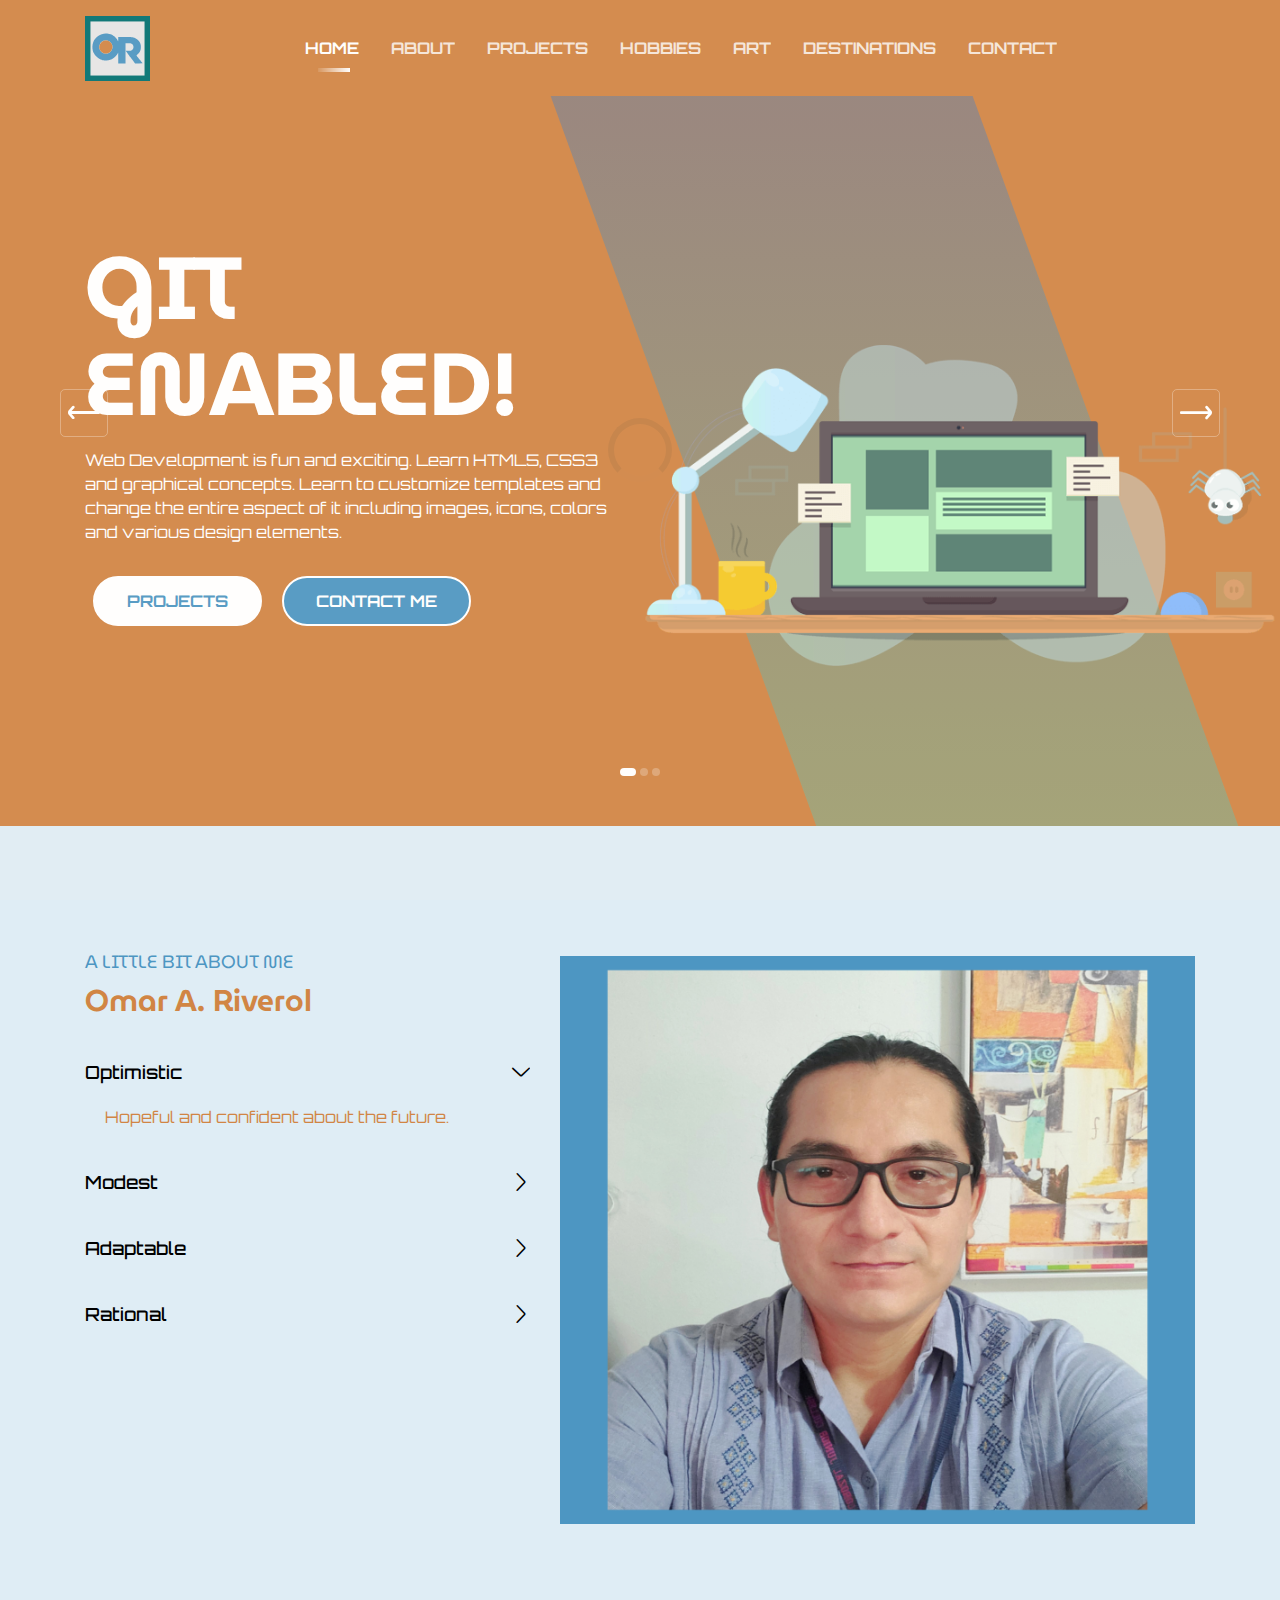
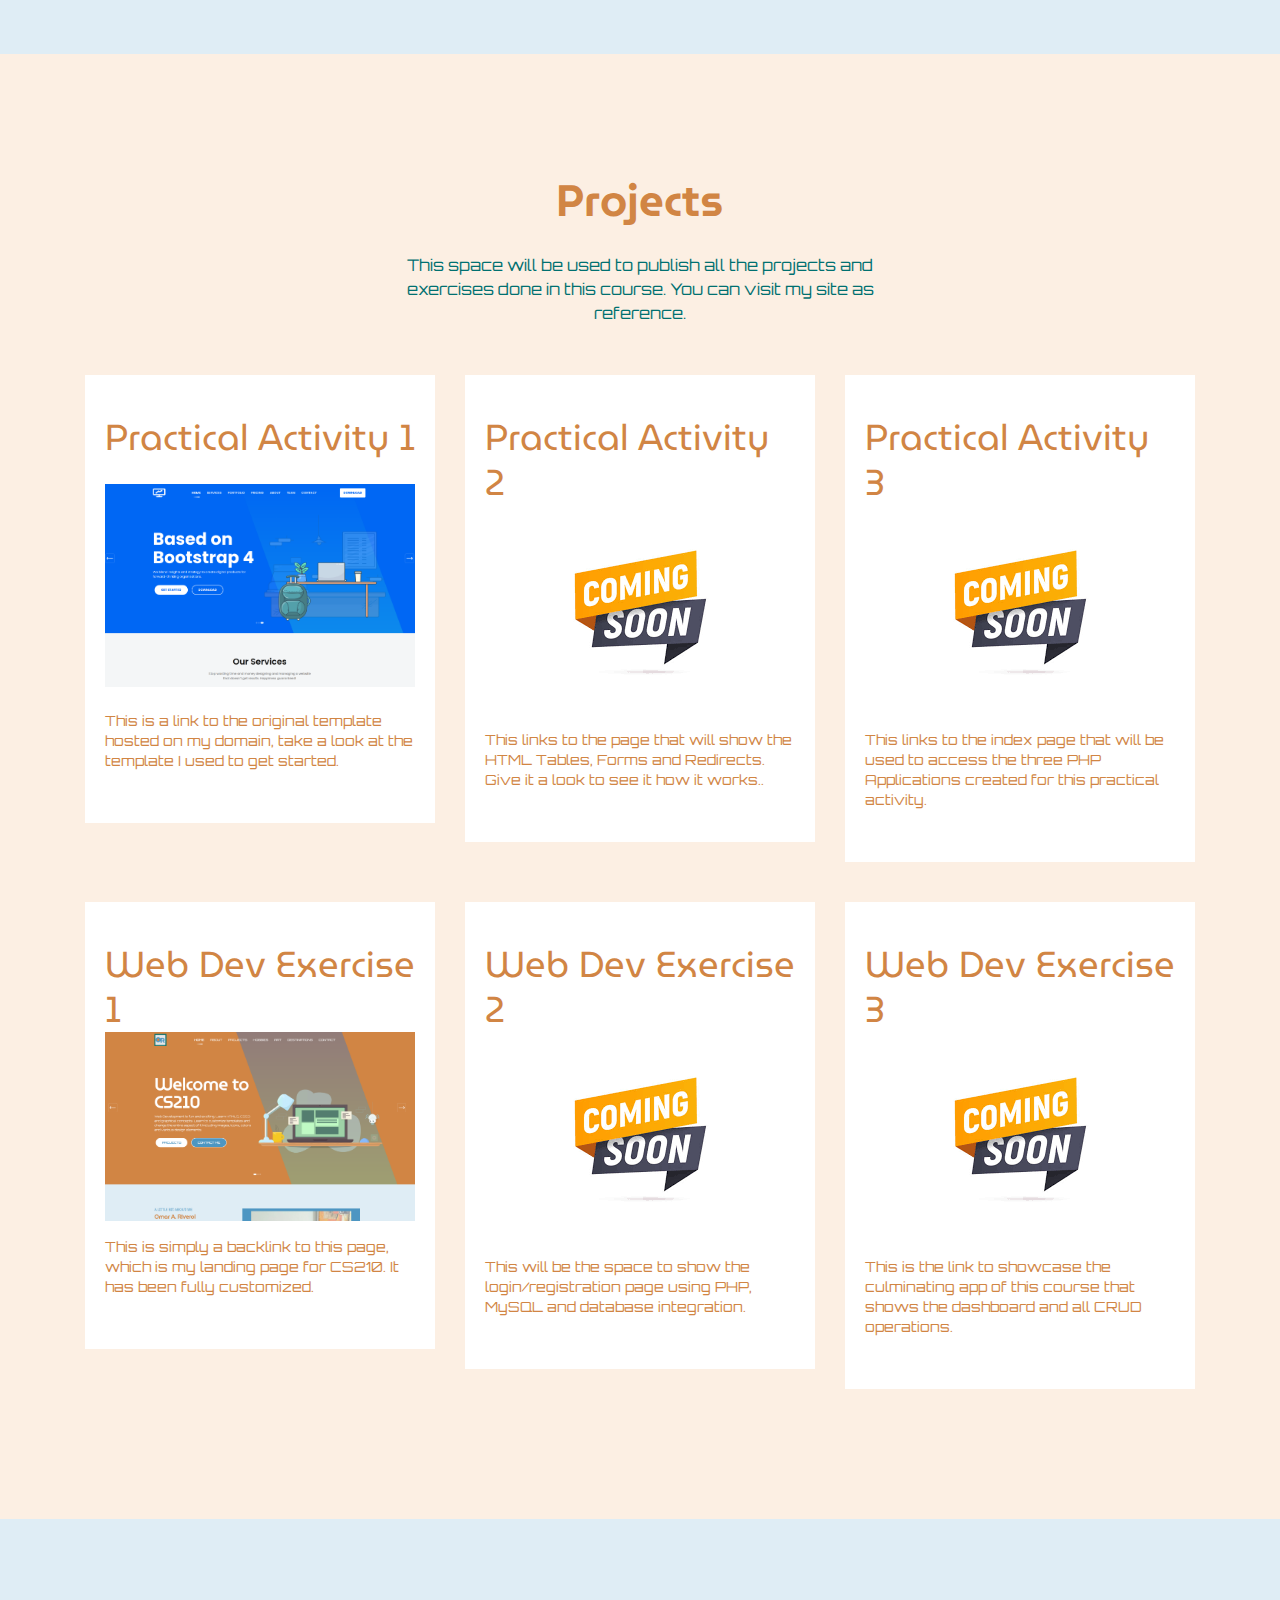
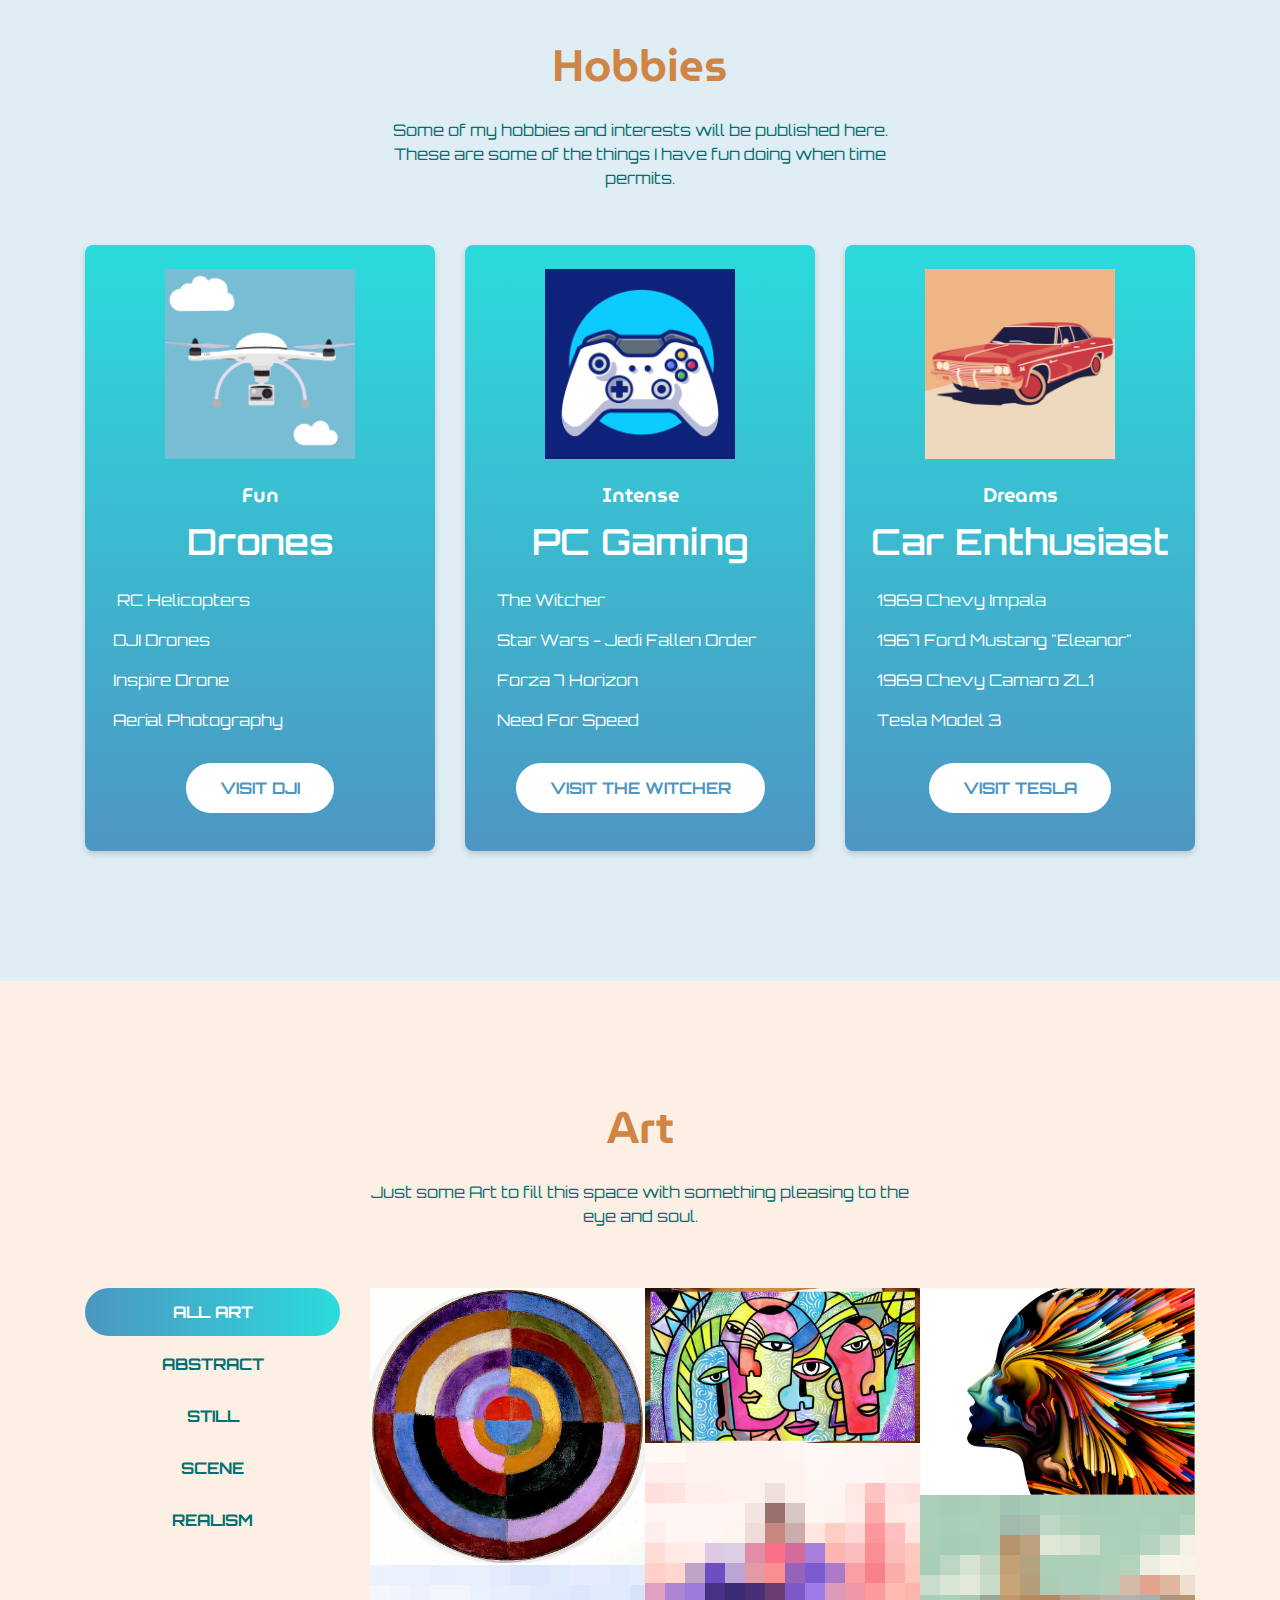
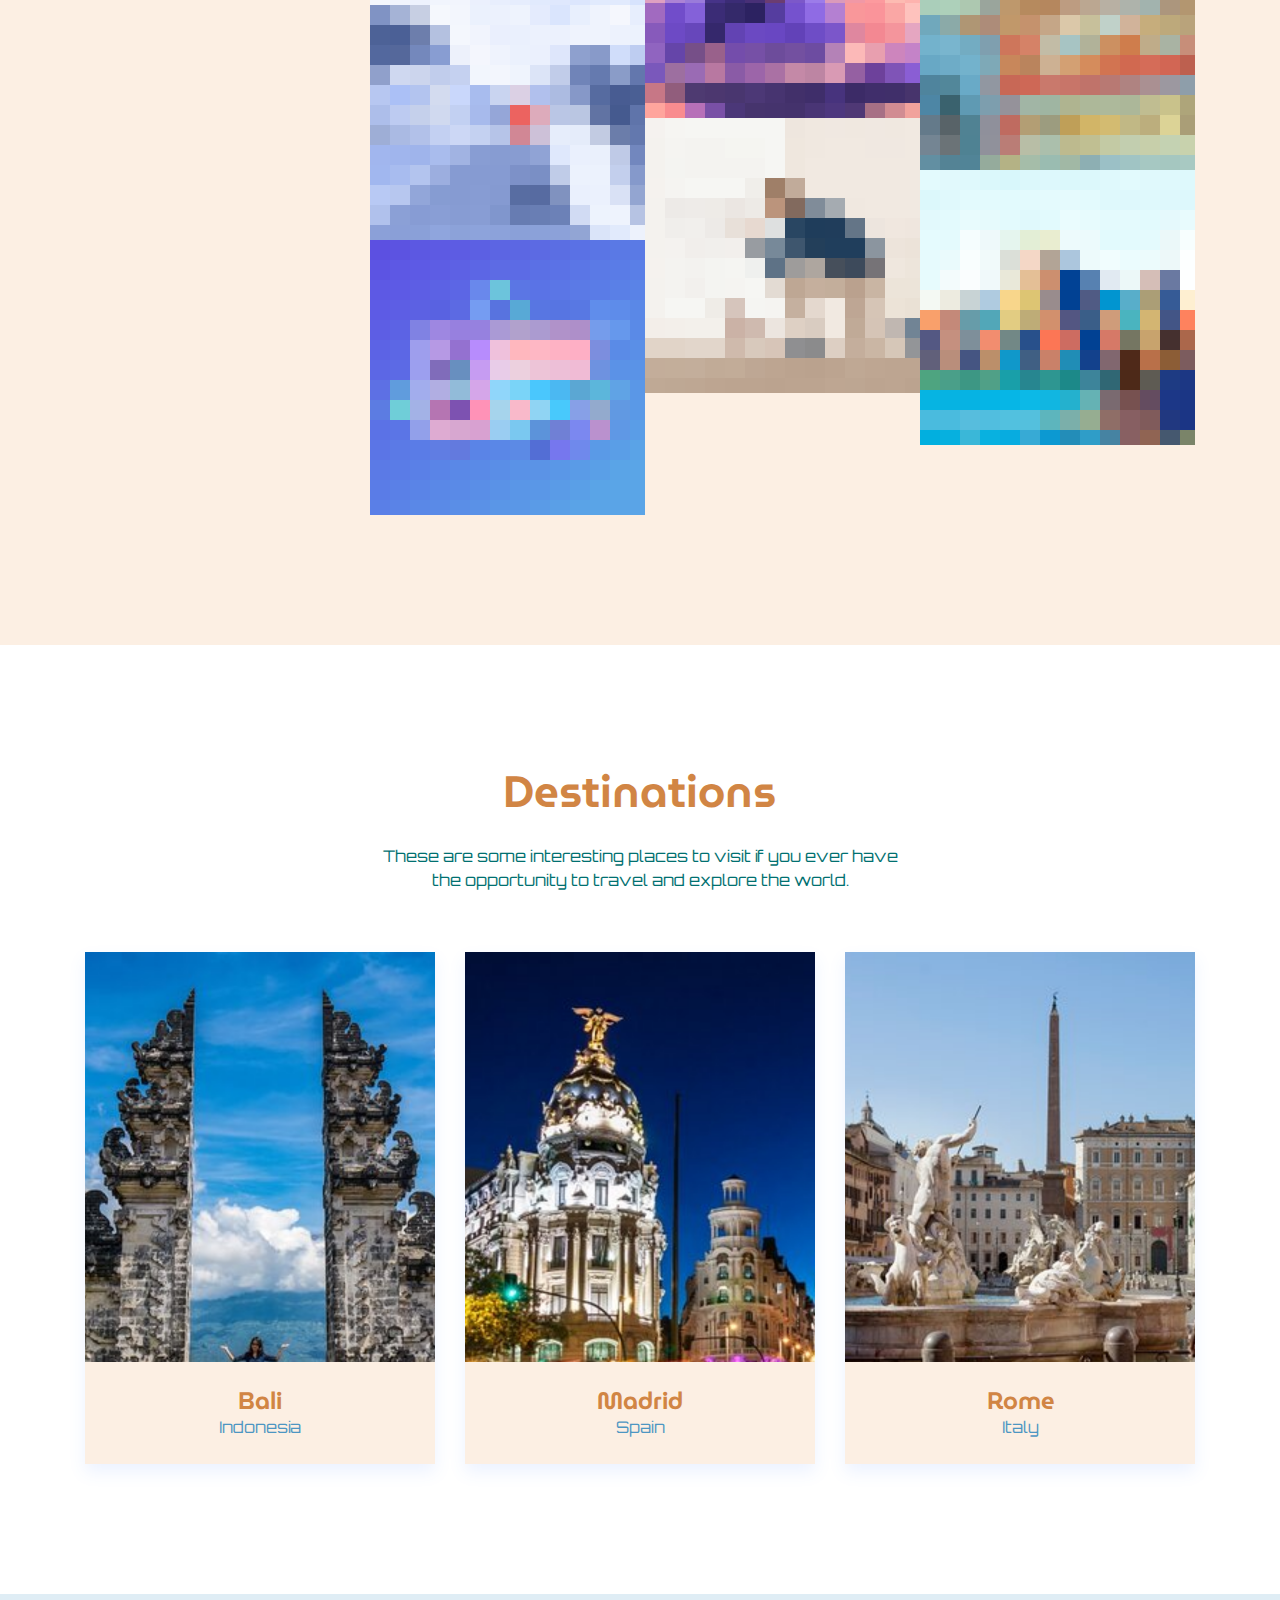
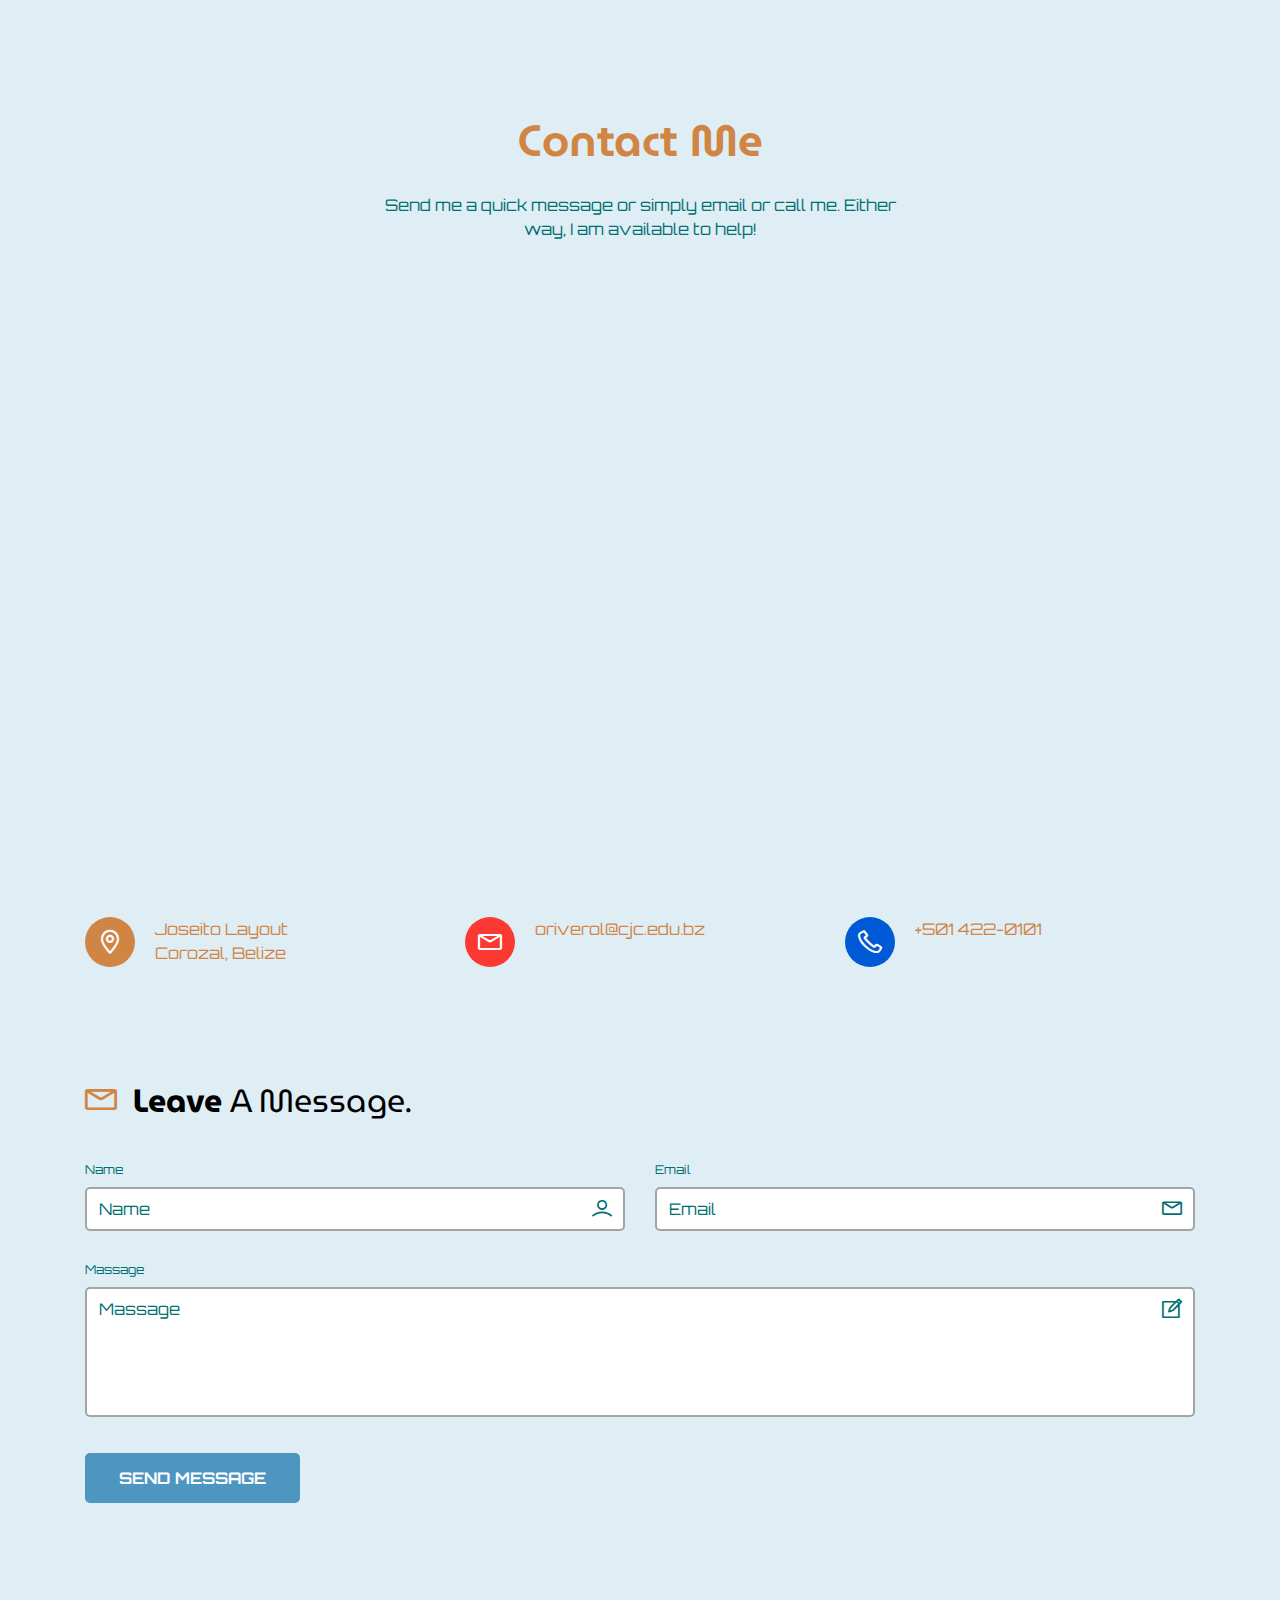
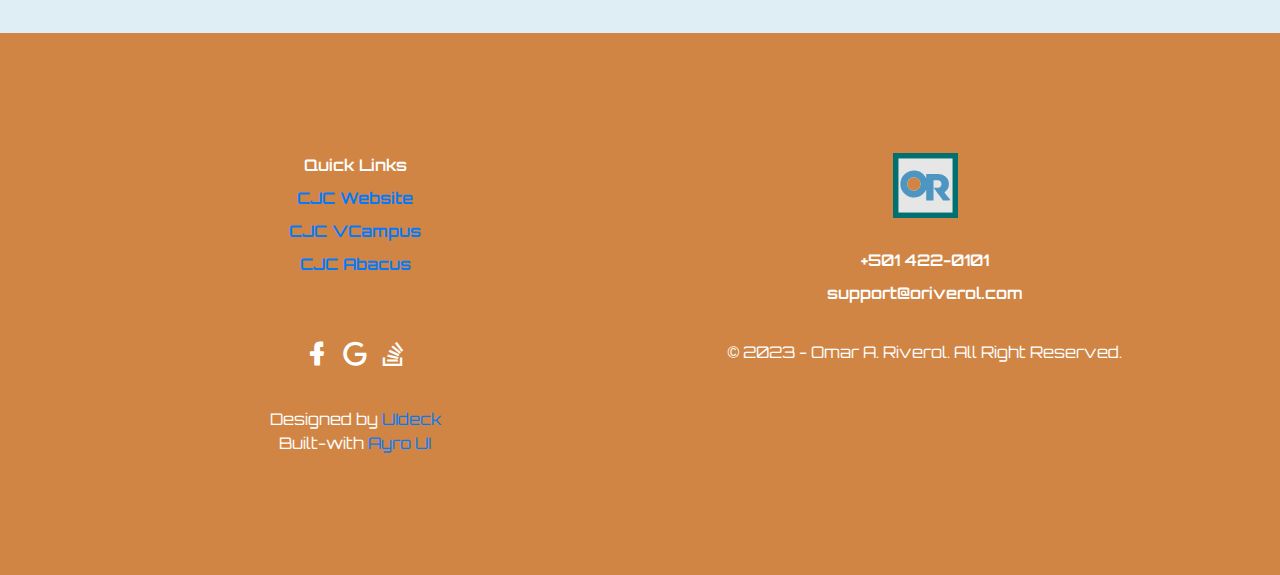
<file: index.html>
<!doctype html>
<html class="no-js" lang="en">

<head>
    <meta charset="utf-8">
    
    <!--====== Title ======-->
    <title>CS210 - Omar Riverol</title>
    
    <meta name="description" content="">
    <meta name="viewport" content="width=device-width, initial-scale=1">

    <!--====== Favicon Icon ======-->
    <link rel="shortcut icon" href="assets/images/favicon.png" type="image/png">
        
    <!--====== Magnific Popup CSS ======-->
    <link rel="stylesheet" href="assets/css/magnific-popup.css">
        
    <!--====== Slick CSS ======-->
    <link rel="stylesheet" href="assets/css/slick.css">
        
    <!--====== Line Icons CSS ======-->
    <link rel="stylesheet" href="assets/css/LineIcons.css">
        
    <!--====== Bootstrap CSS ======-->
    <link rel="stylesheet" href="assets/css/bootstrap.min.css">
    
    <!--====== Default CSS ======-->
    <link rel="stylesheet" href="assets/css/default.css">
    
    <!--====== Style CSS ======-->
    <link rel="stylesheet" href="assets/css/style.css">
    
</head>

<body>
    <!--[if IE]>
    <p class="browserupgrade">You are using an <strong>outdated</strong> browser. Please <a href="https://browsehappy.com/">upgrade your browser</a> to improve your experience and security.</p>
  <![endif]-->
   
    <!--====== PRELOADER PART START ======-->

    <div class="preloader">
        <div class="loader">
            <div class="ytp-spinner">
                <div class="ytp-spinner-container">
                    <div class="ytp-spinner-rotator">
                        <div class="ytp-spinner-left">
                            <div class="ytp-spinner-circle"></div>
                        </div>
                        <div class="ytp-spinner-right">
                            <div class="ytp-spinner-circle"></div>
                        </div>
                    </div>
                </div>
            </div>
        </div>
    </div>

    <!--====== PRELOADER PART ENDS ======-->
    
    <!--====== NAVBAR TWO PART START ======-->

    <section class="navbar-area">
        <div class="container">
            <div class="row">
                <div class="col-lg-12">
                    <nav class="navbar navbar-expand-lg">
                       
                        <a class="navbar-brand" href="#">
                            <img src="assets/images/logo.svg" alt="Logo">
                        </a>
                        
                        <button class="navbar-toggler" type="button" data-toggle="collapse" data-target="#navbarTwo" aria-controls="navbarTwo" aria-expanded="false" aria-label="Toggle navigation">
                            <span class="toggler-icon"></span>
                            <span class="toggler-icon"></span>
                            <span class="toggler-icon"></span>
                        </button>

                        <div class="collapse navbar-collapse sub-menu-bar" id="navbarTwo">
                            <ul class="navbar-nav m-auto">
                                <li class="nav-item active"><a class="page-scroll" href="#home">Home</a></li>
                                <li class="nav-item"><a class="page-scroll" href="#about">About</a></li>
                                <li class="nav-item"><a class="page-scroll" href="#projects">Projects</a></li>
                                <li class="nav-item"><a class="page-scroll" href="#hobbies">Hobbies</a></li>
                                <li class="nav-item"><a class="page-scroll" href="#art">Art</a></li>
                                <li class="nav-item"><a class="page-scroll" href="#destinations">Destinations</a></li>
                                <li class="nav-item"><a class="page-scroll" href="#contact">Contact</a></li>
                            </ul>
                        </div>
                    </nav> <!-- navbar -->
                </div>
            </div> <!-- row -->
        </div> <!-- container -->
    </section>

    <!--====== NAVBAR TWO PART ENDS ======-->
    
    <!--====== SLIDER PART START ======-->

    <section id="home" class="slider_area">
        <div id="carouselThree" class="carousel slide" data-ride="carousel">
            <ol class="carousel-indicators">
                <li data-target="#carouselThree" data-slide-to="0" class="active"></li>
                <li data-target="#carouselThree" data-slide-to="1"></li>
                <li data-target="#carouselThree" data-slide-to="2"></li>
            </ol>

            <div class="carousel-inner">
                <div class="carousel-item active">
                    <div class="container">
                        <div class="row">
                            <div class="col-lg-6">
                                <div class="slider-content">
                                    <h1 class="title">GIT ENABLED!</h1>
                                    <p class="text">Web Development is fun and exciting. Learn HTML5, CSS3 and graphical concepts. Learn to customize templates and change the entire aspect of it including images, icons, colors and                                            various design elements.</p>
                                    <ul class="slider-btn rounded-buttons">
                                        <li><a class="main-btn rounded-one" href="#projects">Projects</a></li>
                                        <li><a class="main-btn rounded-two" href="#contact">Contact Me</a></li>
                                    </ul>
                                </div>
                            </div>
                        </div> <!-- row -->
                    </div> <!-- container -->
                    <div class="slider-image-box d-none d-lg-flex align-items-end">
                        <div class="slider-image">
                            <img src="assets/images/slider/1.png" alt="Hero">
                        </div> <!-- slider-imgae -->
                    </div> <!-- slider-imgae box -->
                </div> <!-- carousel-item -->

                <div class="carousel-item">
                    <div class="container">
                        <div class="row">
                            <div class="col-lg-6">
                                <div class="slider-content">
                                    <h1 class="title">HTML / CSS</h1>
                                    <p class="text">Learn HTML5 and CSS3. Create professional and awesome responsive web pages!</p>
                                    <ul class="slider-btn rounded-buttons">
                                        <li><a class="main-btn rounded-one" href="https://developer.mozilla.org/en-US/docs/Web/Guide/HTML/HTML5" target="_blank">HTML</a></li>
                                        <li><a class="main-btn rounded-two" href="https://www.w3.org/Style/CSS/Overview.en.html" target="_blank">CSS</a></li>
                                    </ul>
                                </div> <!-- slider-content -->
                            </div>
                        </div> <!-- row -->
                    </div> <!-- container -->
                    <div class="slider-image-box d-none d-lg-flex align-items-end">
                        <div class="slider-image">
                            <img src="assets/images/slider/2.png" alt="Hero">
                        </div> <!-- slider-imgae -->
                    </div> <!-- slider-imgae box -->
                </div> <!-- carousel-item -->

                <div class="carousel-item">
                    <div class="container">
                        <div class="row">
                            <div class="col-lg-6">
                                <div class="slider-content">
                                    <h1 class="title">PHP / MySQL</h1>
                                    <p class="text">Learn PHP7 and MySQL. Develop amazing web applications using server side programming and the world's most popular open source database.!</p>
                                    <ul class="slider-btn rounded-buttons">
                                        <li><a class="main-btn rounded-one" href="https://www.php.net/" target="_blank">PHP</a></li>
                                        <li><a class="main-btn rounded-two" href="https://www.mysql.com/" target="_blank">MySQL</a></li>
                                    </ul>
                                </div> <!-- slider-content -->
                            </div>
                        </div> <!-- row -->
                    </div> <!-- container -->
                    <div class="slider-image-box d-none d-lg-flex align-items-end">
                        <div class="slider-image">
                            <img src="assets/images/slider/3.png" alt="Hero">
                        </div> <!-- slider-imgae -->
                    </div> <!-- slider-imgae box -->
                </div> <!-- carousel-item -->
            </div>

            <a class="carousel-control-prev" href="#carouselThree" role="button" data-slide="prev">
                <i class="lni lni-arrow-left"></i>
            </a>
            <a class="carousel-control-next" href="#carouselThree" role="button" data-slide="next">
                <i class="lni lni-arrow-right"></i>
            </a>
        </div>
    </section>

    <!--====== SLIDER PART ENDS ======-->

        <!--====== ABOUT PART START ======-->

        <section id="about" class="about-area">
            <div class="container">
                <div class="row">
                    <div class="col-lg-5">
                        <div class="faq-content mt-45">
                            <div class="about-title">
                                <h6 class="sub-title">A Little Bit About Me</h6>
                                <h4 class="title">Omar A. Riverol</h4>
                            </div> <!-- faq title -->
                            <div class="about-accordion">
                                <div class="accordion" id="accordionExample">
                                    <div class="card">
                                        <div class="card-header" id="headingOne">
                                            <a href="#" data-toggle="collapse" data-target="#collapseOne" aria-expanded="true" aria-controls="collapseOne">Optimistic</a>
                                        </div>
    
                                        <div id="collapseOne" class="collapse show" aria-labelledby="headingOne" data-parent="#accordionExample">
                                            <div class="card-body">
                                                <p class="text">Hopeful and confident about the future.</p>
                                            </div>
                                        </div> 
                                    </div> <!-- card -->
                                    <div class="card">
                                        <div class="card-header" id="headingTwo">
                                            <a href="#" class="collapsed" data-toggle="collapse" data-target="#collapseTwo" aria-expanded="false" aria-controls="collapseTwo">Modest</a>
                                        </div>
                                        <div id="collapseTwo" class="collapse" aria-labelledby="headingTwo" data-parent="#accordionExample">
                                            <div class="card-body">
                                                <p class="text">Unassuming or moderate in the estimation of one's abilities or achievements.</p>
                                            </div>
                                        </div>
                                    </div> <!-- card -->
                                    <div class="card">
                                        <div class="card-header" id="headingThree">
                                            <a href="#" class="collapsed" data-toggle="collapse" data-target="#collapseThree" aria-expanded="false" aria-controls="collapseThree">Adaptable</a>
                                        </div>
                                        <div id="collapseThree" class="collapse" aria-labelledby="headingThree" data-parent="#accordionExample">
                                            <div class="card-body">
                                                <p class="text">Able to adjust to new conditions.</p>
                                            </div>
                                        </div>
                                    </div> <!-- card -->
                                    <div class="card">
                                        <div class="card-header" id="headingFore">
                                            <a href="#" class="collapsed" data-toggle="collapse" data-target="#collapseFore" aria-expanded="false" aria-controls="collapseFore">Rational</a>
                                        </div>
                                        <div id="collapseFore" class="collapse" aria-labelledby="headingFore" data-parent="#accordionExample">
                                            <div class="card-body">
                                                <p class="text">Based on or in accordance with reason or logic.</p>
                                            </div>
                                        </div>
                                    </div> <!-- card -->                                    
                                </div>
                            </div> <!-- faq accordion -->
                        </div> <!-- faq content -->
                    </div>
                    <div class="col-lg-7">
                        <div class="about-image mt-50">
                            <img src="assets/images/me.png" alt="Me">
                        </div> <!-- faq image -->
                    </div>
                </div> <!-- row -->
            </div> <!-- container -->
        </section>
    
        <!--====== ABOUT PART ENDS ======-->

        <!--====== FEATRES TWO PART START ======-->

        <section id="projects" class="features-area">
            <div class="container">
                <div class="row justify-content-center">
                    <div class="col-lg-6 col-md-10">
                        <div class="section-title text-center pb-10">
                            <h3 class="title">Projects</h3>
                            <p class="text">This space will be used to publish all the projects and exercises done in this course. You can visit my site as reference.</p>
                        </div> <!-- row -->
                    </div>
                </div> <!-- row -->
                <div class="row justify-content-center">
                    <div class="col-lg-4 col-md-7 col-sm-9">
                        <div class="single-features mt-40">
                            <div class="features-title-icon d-flex justify-content-between">
                                <h4 class="features-title"><a href="http://cs210.byethost33.com/projects/pa1/" target="_blank">Practical Activity 1</a></h4>
                                
                            </div>
                            <div class="text-center mt-4 mb-4">
                                <img class="shape" src="assets/images/pa1ss.png" alt="Shape">
                            </div>
                            <div class="features-content">
                                <p class="text">This is a link to the original template hosted on my domain, take a look at the template I used to get started.</p>
                            </div>
                        </div> <!-- single features -->
                    </div>
                    <div class="col-lg-4 col-md-7 col-sm-9">
                        <div class="single-features mt-40">
                            <div class="features-title-icon d-flex justify-content-between">
                                <h4 class="features-title"><a href="/projects/pa2/">Practical Activity 2</a></h4>                                
                            </div>
                            <div class="text-center">
                                <img class="shape" src="assets/images/csimages.png" alt="Shape">
                            </div>
                            <div class="features-content">
                                <p class="text">This links to the page that will show the HTML Tables, Forms and Redirects. Give it a look to see it how it works..</p>
                            </div>
                        </div> <!-- single features -->
                    </div>
                    <div class="col-lg-4 col-md-7 col-sm-9">
                        <div class="single-features mt-40">
                            <div class="features-title-icon d-flex justify-content-between">
                                <h4 class="features-title"><a href="/projects/pa3/index.html" target="_blank">Practical Activity 3</a></h4>                                
                            </div>
                            <div class="text-center">
                                <img class="shape" src="assets/images/csimages.png" alt="Shape">
                            </div>
                            <div class="features-content">
                                <p class="text">This links to the index page that will be used to access the three PHP Applications created for this practical activity.</p>
                            </div>
                        </div> <!-- single features -->
                    </div>
                </div> <!-- row -->
                <div class="row justify-content-center">
                    <div class="col-lg-4 col-md-7 col-sm-9">
                        <div class="single-features mt-40">
                            <div class="features-title-icon d-flex justify-content-between">
                                <h4 class="features-title"><a href="#">Web Dev Exercise 1</a></h4>                                
                            </div>
                            <div class="text-center">
                                <img class="shape" src="assets/images/wde1.png" alt="Shape">
                            </div>
                            <div class="features-content">
                                <p class="text">This is simply a backlink to this page, which is my landing page for CS210. It has been fully customized.</p>
                            </div>
                        </div> <!-- single features -->
                    </div>
                    <div class="col-lg-4 col-md-7 col-sm-9">
                        <div class="single-features mt-40">
                            <div class="features-title-icon d-flex justify-content-between">
                                <h4 class="features-title"><a href="#">Web Dev Exercise 2</a></h4>
                            </div>
                            <div class="text-center">
                                <img class="shape" src="assets/images/csimages.png" alt="Shape">
                            </div>
                            <div class="features-content">
                                <p class="text">This will be the space to show the login/registration page using PHP, MySQL and database integration.</p>
                            </div>
                        </div> <!-- single features -->
                    </div>
                    <div class="col-lg-4 col-md-7 col-sm-9">
                        <div class="single-features mt-40">
                            <div class="features-title-icon d-flex justify-content-between">
                                <h4 class="features-title"><a href="#">Web Dev Exercise 3</a></h4>
                            </div>
                            <div class="text-center">
                                <img class="shape" src="assets/images/csimages.png" alt="Shape">
                            </div>
                            <div class="features-content">
                                <p class="text">This is the link to showcase the culminating app of this course that shows the dashboard and all CRUD operations.</p>
                            </div>
                        </div> <!-- single features -->
                    </div>
                </div> <!-- row -->
            </div> <!-- container -->
        </section>
    
        <!--====== FEATRES TWO PART ENDS ======-->

    <!--====== PRINICNG START ======-->

    <section id="hobbies" class="pricing-area ">
        <div class="container">
            <div class="row justify-content-center">
                <div class="col-lg-6 col-md-10">
                    <div class="section-title text-center pb-25">
                        <h3 class="title">Hobbies</h3>
                        <p class="text">Some of my hobbies and interests will be published here. These are some of the things I have fun doing when time permits.</p>
                    </div> <!-- section title -->
                </div>
            </div> <!-- row -->
            <div class="row justify-content-center">
                <div class="col-lg-4 col-md-7 col-sm-9">
                    <div class="pricing-style mt-30">
                        <div class="pricing-icon text-center">
                            <img src="assets/images/drone.png" alt="">
                        </div>
                        <div class="pricing-header text-center">
                            <h5 class="sub-title">Fun</h5>
                            <p class="month"><span class="price">Drones</span></p>
                        </div>
                        <div class="pricing-list">
                            <ul>
                                <li><i class="lni lni-check-mark-circle"></i> RC Helicopters</li>
                                <li><i class="lni lni-check-mark-circle"></i>DJI Drones</li>
                                <li><i class="lni lni-check-mark-circle"></i>Inspire Drone</li>
                                <li><i class="lni lni-check-mark-circle"></i>Aerial Photography</li>
                            </ul>
                        </div>
                        <div class="pricing-btn rounded-buttons text-center">
                            <a class="main-btn rounded-one" href="http://www.dji.com/" target="_blank">Visit DJI</a>
                        </div>    
                    </div> <!-- pricing style one -->
                </div>
                
                <div class="col-lg-4 col-md-7 col-sm-9">
                    <div class="pricing-style mt-30">
                        <div class="pricing-icon text-center">
                            <img src="assets/images/gaming.png" alt="">
                        </div>
                        <div class="pricing-header text-center">
                            <h5 class="sub-title">Intense</h5>
                            <p class="month"><span class="price">PC Gaming</span></p>
                        </div>
                        <div class="pricing-list">
                            <ul>
                                <li><i class="lni lni-check-mark-circle"></i> The Witcher</li>
                                <li><i class="lni lni-check-mark-circle"></i> Star Wars - Jedi Fallen Order</li>
                                <li><i class="lni lni-check-mark-circle"></i> Forza 7 Horizon</li>
                                <li><i class="lni lni-check-mark-circle"></i> Need For Speed</li>
                            </ul>
                        </div>
                        <div class="pricing-btn rounded-buttons text-center">
                            <a class="main-btn rounded-one" href="https://thewitcher.com/en/witcher3" target="_blank">Visit The Witcher</a>
                        </div>
                    </div> <!-- pricing style one -->
                </div>
                
                <div class="col-lg-4 col-md-7 col-sm-9">
                    <div class="pricing-style mt-30">
                        <div class="pricing-icon text-center">
                            <img src="assets/images/impala67.png" alt="">
                        </div>
                        <div class="pricing-header text-center">
                            <h5 class="sub-title">Dreams</h5>
                            <p class="month"><span class="price">Car Enthusiast</span></p>
                        </div>
                        <div class="pricing-list">
                            <ul>
                                <li><i class="lni lni-check-mark-circle"></i> 1969 Chevy Impala</li>
                                <li><i class="lni lni-check-mark-circle"></i> 1967 Ford Mustang "Eleanor"</li>
                                <li><i class="lni lni-check-mark-circle"></i> 1969 Chevy Camaro ZL1</li>
                                <li><i class="lni lni-check-mark-circle"></i> Tesla Model 3</li>
                            </ul>
                        </div>
                        <div class="pricing-btn rounded-buttons text-center">
                            <a class="main-btn rounded-one" href="https://www.tesla.com/" target="_blank">Visit Tesla</a>
                        </div>
                    </div> <!-- pricing style one -->
                </div>
            </div> <!-- row -->
        </div> <!-- container -->
    </section>

    <!--====== PRINICNG ENDS ======-->

        
    <!--====== PORTFOLIO PART START ======-->

    <section id="art" class="portfolio-area portfolio-four pb-100">
        <div class="container">
            <div class="row justify-content-center">
                <div class="col-lg-6 col-md-10">
                    <div class="section-title text-center pb-10">
                        <h3 class="title">Art</h3>
                        <p class="text">Just some Art to fill this space with something pleasing to the eye and soul.</p>
                    </div> <!-- section title -->
                </div>
            </div> <!-- row -->
            <div class="row">
                <div class="col-lg-3 col-md-3">
                    <div class="portfolio-menu text-center mt-50">
                        <ul>
                            <li data-filter="*" class="active">ALL ART</li>
                            <li data-filter=".branding-4">Abstract</li>
                            <li data-filter=".marketing-4">Still</li>
                            <li data-filter=".planning-4">Scene</li>
                            <li data-filter=".research-4">Realism</li>
                        </ul>
                    </div> <!-- portfolio menu -->
                </div>
                <div class="col-lg-9 col-md-9">
                    <div class="row no-gutters grid mt-50">
                        <div class="col-lg-4 col-sm-6 branding-4 planning-4">
                            <div class="single-portfolio">
                                <div class="portfolio-image">
                                    <img src="assets/images/art/aa2.jpg" alt="">
                                    <div class="portfolio-overlay d-flex align-items-center justify-content-center">
                                        <div class="portfolio-content">
                                            <div class="portfolio-icon">
                                                <a class="image-popup" href="assets/images/art/aa2.jpg"><i class="lni lni-zoom-in"></i></a>
                                                <img src="assets/images/portfolio/shape.svg" alt="shape" class="shape">
                                            </div>
                                            <div class="portfolio-icon">
                                                <a href="#"><i class="lni lni-link"></i></a>
                                                <img src="assets/images/portfolio/shape.svg" alt="shape" class="shape">
                                            </div>
                                        </div>
                                    </div>
                                </div>
                            </div> <!-- single portfolio -->
                        </div>
                        <div class="col-lg-4 col-sm-6 marketing-4 research-4">
                            <div class="single-portfolio">
                                <div class="portfolio-image">
                                    <img src="assets/images/art/7567090@2x.jpg" alt="">
                                    <div class="portfolio-overlay d-flex align-items-center justify-content-center">
                                        <div class="portfolio-content">
                                            <div class="portfolio-icon">
                                                <a class="image-popup" href="assets/images/art/7567090@2x.jpg"><i class="lni lni-zoom-in"></i></a>
                                                <img src="assets/images/portfolio/shape.svg" alt="shape" class="shape">
                                            </div>
                                            <div class="portfolio-icon">
                                                <a href="#"><i class="lni lni-link"></i></a>
                                                <img src="assets/images/portfolio/shape.svg" alt="shape" class="shape">
                                            </div>
                                        </div>
                                    </div>
                                </div>
                            </div> <!-- single portfolio -->
                        </div>
                        <div class="col-lg-4 col-sm-6 branding-4 marketing-4">
                            <div class="single-portfolio">
                                <div class="portfolio-image">
                                    <img src="assets/images/art/abstract-6.jpg" alt="">
                                    <div class="portfolio-overlay d-flex align-items-center justify-content-center">
                                        <div class="portfolio-content">
                                            <div class="portfolio-icon">
                                                <a class="image-popup" href="assets/images/art/abstract-6.jpg"><i class="lni lni-zoom-in"></i></a>
                                                <img src="assets/images/portfolio/shape.svg" alt="shape" class="shape">
                                            </div>
                                            <div class="portfolio-icon">
                                                <a href="#"><i class="lni lni-link"></i></a>
                                                <img src="assets/images/portfolio/shape.svg" alt="shape" class="shape">
                                            </div>
                                        </div>
                                    </div>
                                </div>
                            </div> <!-- single portfolio -->
                        </div>
                        <div class="col-lg-4 col-sm-6 planning-4 research-4">
                            <div class="single-portfolio">
                                <div class="portfolio-image">
                                    <img src="assets/images/portfolio/4.png" alt="">
                                    <div class="portfolio-overlay d-flex align-items-center justify-content-center">
                                        <div class="portfolio-content">
                                            <div class="portfolio-icon">
                                                <a class="image-popup" href="assets/images/portfolio/4.png"><i class="lni lni-zoom-in"></i></a>
                                                <img src="assets/images/portfolio/shape.svg" alt="shape" class="shape">
                                            </div>
                                            <div class="portfolio-icon">
                                                <a href="#"><i class="lni lni-link"></i></a>
                                                <img src="assets/images/portfolio/shape.svg" alt="shape" class="shape">
                                            </div>
                                        </div>
                                    </div>
                                </div>
                            </div> <!-- single portfolio -->
                        </div>
                        <div class="col-lg-4 col-sm-6 marketing-4">
                            <div class="single-portfolio">
                                <div class="portfolio-image">
                                    <img src="assets/images/portfolio/5.png" alt="">
                                    <div class="portfolio-overlay d-flex align-items-center justify-content-center">
                                        <div class="portfolio-content">
                                            <div class="portfolio-icon">
                                                <a class="image-popup" href="assets/images/portfolio/5.png"><i class="lni lni-zoom-in"></i></a>
                                                <img src="assets/images/portfolio/shape.svg" alt="shape" class="shape">
                                            </div>
                                            <div class="portfolio-icon">
                                                <a href="#"><i class="lni lni-link"></i></a>
                                                <img src="assets/images/portfolio/shape.svg" alt="shape" class="shape">
                                            </div>
                                        </div>
                                    </div>
                                </div>
                            </div> <!-- single portfolio -->
                        </div>
                        <div class="col-lg-4 col-sm-6 planning-4">
                            <div class="single-portfolio">
                                <div class="portfolio-image">
                                    <img src="assets/images/portfolio/6.png" alt="">
                                    <div class="portfolio-overlay d-flex align-items-center justify-content-center">
                                        <div class="portfolio-content">
                                            <div class="portfolio-icon">
                                                <a class="image-popup" href="assets/images/portfolio/6.png"><i class="lni lni-zoom-in"></i></a>
                                                <img src="assets/images/portfolio/shape.svg" alt="shape" class="shape">
                                            </div>
                                            <div class="portfolio-icon">
                                                <a href="#"><i class="lni lni-link"></i></a>
                                                <img src="assets/images/portfolio/shape.svg" alt="shape" class="shape">
                                            </div>
                                        </div>
                                    </div>
                                </div>
                            </div> <!-- single portfolio -->
                        </div>
                        <div class="col-lg-4 col-sm-6 research-4">
                            <div class="single-portfolio">
                                <div class="portfolio-image">
                                    <img src="assets/images/portfolio/7.png" alt="">
                                    <div class="portfolio-overlay d-flex align-items-center justify-content-center">
                                        <div class="portfolio-content">
                                            <div class="portfolio-icon">
                                                <a class="image-popup" href="assets/images/portfolio/7.png"><i class="lni lni-zoom-in"></i></a>
                                                <img src="assets/images/portfolio/shape.svg" alt="shape" class="shape">
                                            </div>
                                            <div class="portfolio-icon">
                                                <a href="#"><i class="lni lni-link"></i></a>
                                                <img src="assets/images/portfolio/shape.svg" alt="shape" class="shape">
                                            </div>
                                        </div>
                                    </div>
                                </div>
                            </div> <!-- single portfolio -->
                        </div>
                        <div class="col-lg-4 col-sm-6 branding-4 planning-4">
                            <div class="single-portfolio">
                                <div class="portfolio-image">
                                    <img src="assets/images/portfolio/8.png" alt="">
                                    <div class="portfolio-overlay d-flex align-items-center justify-content-center">
                                        <div class="portfolio-content">
                                            <div class="portfolio-icon">
                                                <a class="image-popup" href="assets/images/portfolio/8.png"><i class="lni lni-zoom-in"></i></a>
                                                <img src="assets/images/portfolio/shape.svg" alt="shape" class="shape">
                                            </div>
                                            <div class="portfolio-icon">
                                                <a href="#"><i class="lni lni-link"></i></a>
                                                <img src="assets/images/portfolio/shape.svg" alt="shape" class="shape">
                                            </div>
                                        </div>
                                    </div>
                                </div>
                            </div> <!-- single portfolio -->
                        </div>
                        <div class="col-lg-4 col-sm-6 marketing-4">
                            <div class="single-portfolio">
                                <div class="portfolio-image">
                                    <img src="assets/images/portfolio/9.png" alt="">
                                    <div class="portfolio-overlay d-flex align-items-center justify-content-center">
                                        <div class="portfolio-content">
                                            <div class="portfolio-icon">
                                                <a class="image-popup" href="assets/images/portfolio/9.png"><i class="lni lni-zoom-in"></i></a>
                                                <img src="assets/images/portfolio/shape.svg" alt="shape" class="shape">
                                            </div>
                                            <div class="portfolio-icon">
                                                <a href="#"><i class="lni lni-link"></i></a>
                                                <img src="assets/images/portfolio/shape.svg" alt="shape" class="shape">
                                            </div>
                                        </div>
                                    </div>
                                </div>
                            </div> <!-- single portfolio -->
                        </div>
                    </div> <!-- row -->
                </div>
            </div> <!-- row -->
        </div> <!-- container -->
    </section>

    <!--====== PORTFOLIO PART ENDS ======-->
    
    <!--====== TEAM START ======-->

    <section id="destinations" class="team-area pt-120 pb-130">
        <div class="container">
            <div class="row justify-content-center">
                <div class="col-lg-6 col-md-10">
                    <div class="section-title text-center pb-30">
                        <h3 class="title">Destinations</h3>
                        <p class="text">These are some interesting places to visit if you ever have the opportunity to travel and explore the world.</p>
                    </div> <!-- section title -->
                </div>
            </div> <!-- row -->
            <div class="row">
                <div class="col-lg-4 col-sm-6">
                    <div class="team-style-eleven text-center mt-30 wow fadeIn" data-wow-duration="1s" data-wow-delay="0s">
                        <div class="team-image">
                            <img src="assets/images/bali.png" alt="Bali">
                        </div>
                        <div class="team-content">
                            <div class="team-social">
                                <ul class="social">
                                    <li><a href="https://www.facebook.com/groups/BaliTouristInformation" target="_blank"><i class="lni lni-facebook-filled"></i></a></li>
                                </ul>
                            </div>
                            <h4 class="team-name"><a href="https://www.tripadvisor.com/Tourism-g294226-Bali-Vacations.html" target="_blank">Bali</a></h4>
                            <span class="sub-title">Indonesia</span>
                        </div>
                    </div> <!-- single team -->
                </div>
                <div class="col-lg-4 col-sm-6">
                    <div class="team-style-eleven text-center mt-30 wow fadeIn" data-wow-duration="1s" data-wow-delay="0s">
                        <div class="team-image">
                            <img src="assets/images/madrid.png" alt="Madrid">
                        </div>
                        <div class="team-content">
                            <div class="team-social">
                                <ul class="social">
                                    <li><a href="https://www.facebook.com/places/Things-to-do-in-Madrid-Spain/106504859386230/" target="_blank"><i class="lni lni-facebook-filled"></i></a></li>                                    
                                </ul>
                            </div>
                            <h4 class="team-name"><a href="https://www.tripadvisor.com/Tourism-g187514-Madrid-Vacations.html" target="_blank">Madrid</a></h4>
                            <span class="sub-title">Spain</span>
                        </div>
                    </div> <!-- single team -->
                </div>
                <div class="col-lg-4 col-sm-6">
                    <div class="team-style-eleven text-center mt-30 wow fadeIn" data-wow-duration="1s" data-wow-delay="0s">
                        <div class="team-image">
                            <img src="assets/images/rome.png" alt="Rome">
                        </div>
                        <div class="team-content">
                            <div class="team-social">
                                <ul class="social">
                                    <li><a href="https://www.facebook.com/groups/romeitalytravel" target="_blank"><i class="lni lni-facebook-filled"></i></a></li>
                                </ul>
                            </div>
                            <h4 class="team-name"><a href="https://www.tripadvisor.com/Tourism-g187791-Rome_Lazio-Vacations.html" target="_blank">Rome</a></h4>
                            <span class="sub-title">Italy</span>
                        </div>
                    </div> <!-- single team -->
                </div>
            </div> <!-- row -->
        </div> <!-- container -->
    </section>

    <!--====== TEAM  ENDS ======-->
    
    <!--====== CONTACT PART START ======-->

    <section id="contact" class="contact-area">
        <div class="container">
            <div class="row justify-content-center">
                <div class="col-lg-6 col-md-10">
                    <div class="section-title text-center pb-30">
                        <h3 class="title">Contact Me</h3>
                        <p class="text">Send me a quick message or simply email or call me. Either way, I am available to help!</p>
                    </div> <!-- section title -->
                </div>
            </div> <!-- row -->
            <div class="row">
                <div class="col-lg-12">
                    <div class="contact-map mt-30">
                        <iframe id="gmap_canvas" src="https://www.google.com/maps/embed?pb=!1m18!1m12!1m3!1d15144.655347989155!2d-88.41129395!3d18.3853931!2m3!1f0!2f0!3f0!3m2!1i1024!2i768!4f13.1!3m3!1m2!1s0x8f5b95de5891654b%3A0x99e8d3bb69890036!2sCorozal%20Junior%20College!5e0!3m2!1sen!2sbz!4v1675710966888!5m2!1sen!2sbz" frameborder="0" scrolling="no" marginheight="0" marginwidth="0"></iframe>
                    </div> <!-- row -->
                </div>
            </div> <!-- row -->
            <div class="contact-info pt-30">
                <div class="row">
                    <div class="col-lg-4 col-md-6">
                        <div class="single-contact-info contact-color-1 mt-30 d-flex ">
                            <div class="contact-info-icon">
                                <i class="lni lni-map-marker"></i>
                            </div>
                            <div class="contact-info-content media-body">
                                <p class="text"> Joseito Layout<br>Corozal, Belize</p>
                            </div>
                        </div> <!-- single contact info -->
                    </div>
                    <div class="col-lg-4 col-md-6">
                        <div class="single-contact-info contact-color-2 mt-30 d-flex ">
                            <div class="contact-info-icon">
                                <i class="lni lni-envelope"></i>
                            </div>
                            <div class="contact-info-content media-body">
                                <p class="text">oriverol@cjc.edu.bz</p>
                            </div>
                        </div> <!-- single contact info -->
                    </div>
                    <div class="col-lg-4 col-md-6">
                        <div class="single-contact-info contact-color-3 mt-30 d-flex ">
                            <div class="contact-info-icon">
                                <i class="lni lni-phone"></i>
                            </div>
                            <div class="contact-info-content media-body">
                                <p class="text">+501 422-0101</p>
                            </div>
                        </div> <!-- single contact info -->
                    </div>
                </div> <!-- row -->
            </div> <!-- contact info -->
            <div class="row">
                <div class="col-lg-12">
                    <div class="contact-wrapper form-style-two pt-115">
                        <h4 class="contact-title pb-10"><i class="lni lni-envelope"></i> Leave <span>A Message.</span></h4>
                        
                        <form id="contact-form" action="assets/contact.php" method="post">
                            <div class="row">
                                <div class="col-md-6">
                                    <div class="form-input mt-25">
                                        <label>Name</label>
                                        <div class="input-items default">
                                            <input name="name" type="text" placeholder="Name">
                                            <i class="lni lni-user"></i>
                                        </div>
                                    </div> <!-- form input -->
                                </div>
                                <div class="col-md-6">
                                    <div class="form-input mt-25">
                                        <label>Email</label>
                                        <div class="input-items default">
                                            <input type="email" name="email" placeholder="Email">
                                            <i class="lni lni-envelope"></i>
                                        </div>
                                    </div> <!-- form input -->
                                </div>
                                <div class="col-md-12">
                                    <div class="form-input mt-25">
                                        <label>Massage</label>
                                        <div class="input-items default">
                                            <textarea name="massage" placeholder="Massage"></textarea>
                                            <i class="lni lni-pencil-alt"></i>
                                        </div>
                                    </div> <!-- form input -->
                                </div>
                                <p class="form-message"></p>
                                <div class="col-md-12">
                                    <div class="form-input light-rounded-buttons mt-30">
                                        <button class="main-btn light-rounded-two">Send Message</button>
                                    </div> <!-- form input -->
                                </div>
                            </div> <!-- row -->
                        </form>
                    </div> <!-- contact wrapper form -->
                </div>
            </div> <!-- row -->
        </div> <!-- container -->
    </section>

    <!--====== CONTACT PART ENDS ======-->
    
    <!--====== FOOTER PART START ======-->

    <section class="footer-area footer-dark">
        <div class="container">
            <div class="row justify-content-center">                
                <div class="col-lg-6">                    
                    <div class="footer-support text-center">
                        <span class="number">Quick Links</span>
                        <span class="text"><a href="https://cjc.edu.bz" target="_blank" rel="nofollow">CJC Website</a></span>
                        <span class="text"><a href="https://cjc.edu.bz" target="_blank" rel="nofollow">CJC VCampus</a></span>
                        <span class="text"><a href="https://cjc.edu.bz" target="_blank" rel="nofollow">CJC Abacus</a></span>
                    </div>
                    <ul class="social text-center mt-60">
                        <li><a href="https://facebook.com"><i class="lni lni-facebook-filled"></i></a></li>
                        <li><a href="https://google.com"><i class="lni lni-google"></i></a></li>
                        <li><a href="https://stackoverflow.com"><i class="lni lni-stackoverflow"></i></a></li>
                    </ul> <!-- social -->
                    <div class="copyright text-center mt-35">
                        <p class="text">Designed by <a href="https://uideck.com" rel="nofollow">UIdeck</a></p>
                        <p class="text">Built-with <a rel="nofollow" href="https://ayroui.com">Ayro UI</a> </p>
                    </div>
                </div>
                <div class="col-lg-6">
                    <div class="footer-logo text-center">
                        <a class="mt-30" href="index.html"><img src="assets/images/logo.svg" alt="Logo"></a>
                    </div> <!-- footer logo -->                    
                    <div class="footer-support text-center">
                        <span class="number">+501 422-0101</span>
                        <span class="mail">support@oriverol.com</span>
                    </div>
                    <div class="copyright text-center mt-35">
                        <p class="text">&copy; 2023 - Omar A. Riverol. All Right Reserved.</p>
                    </div> <!--  copyright -->
                </div>
            </div> <!-- row -->
        </div> <!-- container -->
    </section>

    <!--====== FOOTER PART ENDS ======-->
    
    <!--====== BACK TOP TOP PART START ======-->

    <a href="#" class="back-to-top"><i class="lni lni-chevron-up"></i></a>

    <!--====== BACK TOP TOP PART ENDS ======-->    

    <!--====== PART START ======-->

<!--
    <section class="">
        <div class="container">
            <div class="row">
                <div class="col-lg-">
                    
                </div>
            </div>
        </div>
    </section>
-->

    <!--====== PART ENDS ======-->




    <!--====== Jquery js ======-->
    <script src="assets/js/vendor/jquery-1.12.4.min.js"></script>
    <script src="assets/js/vendor/modernizr-3.7.1.min.js"></script>
    
    <!--====== Bootstrap js ======-->
    <script src="assets/js/popper.min.js"></script>
    <script src="assets/js/bootstrap.min.js"></script>
    
    <!--====== Slick js ======-->
    <script src="assets/js/slick.min.js"></script>
    
    <!--====== Magnific Popup js ======-->
    <script src="assets/js/jquery.magnific-popup.min.js"></script>
    
    <!--====== Ajax Contact js ======-->
    <script src="assets/js/ajax-contact.js"></script>
    
    <!--====== Isotope js ======-->
    <script src="assets/js/imagesloaded.pkgd.min.js"></script>
    <script src="assets/js/isotope.pkgd.min.js"></script>
    
    <!--====== Scrolling Nav js ======-->
    <script src="assets/js/jquery.easing.min.js"></script>
    <script src="assets/js/scrolling-nav.js"></script>
    
    <!--====== Main js ======-->
    <script src="assets/js/main.js"></script>
    
</body>

</html>
</file>
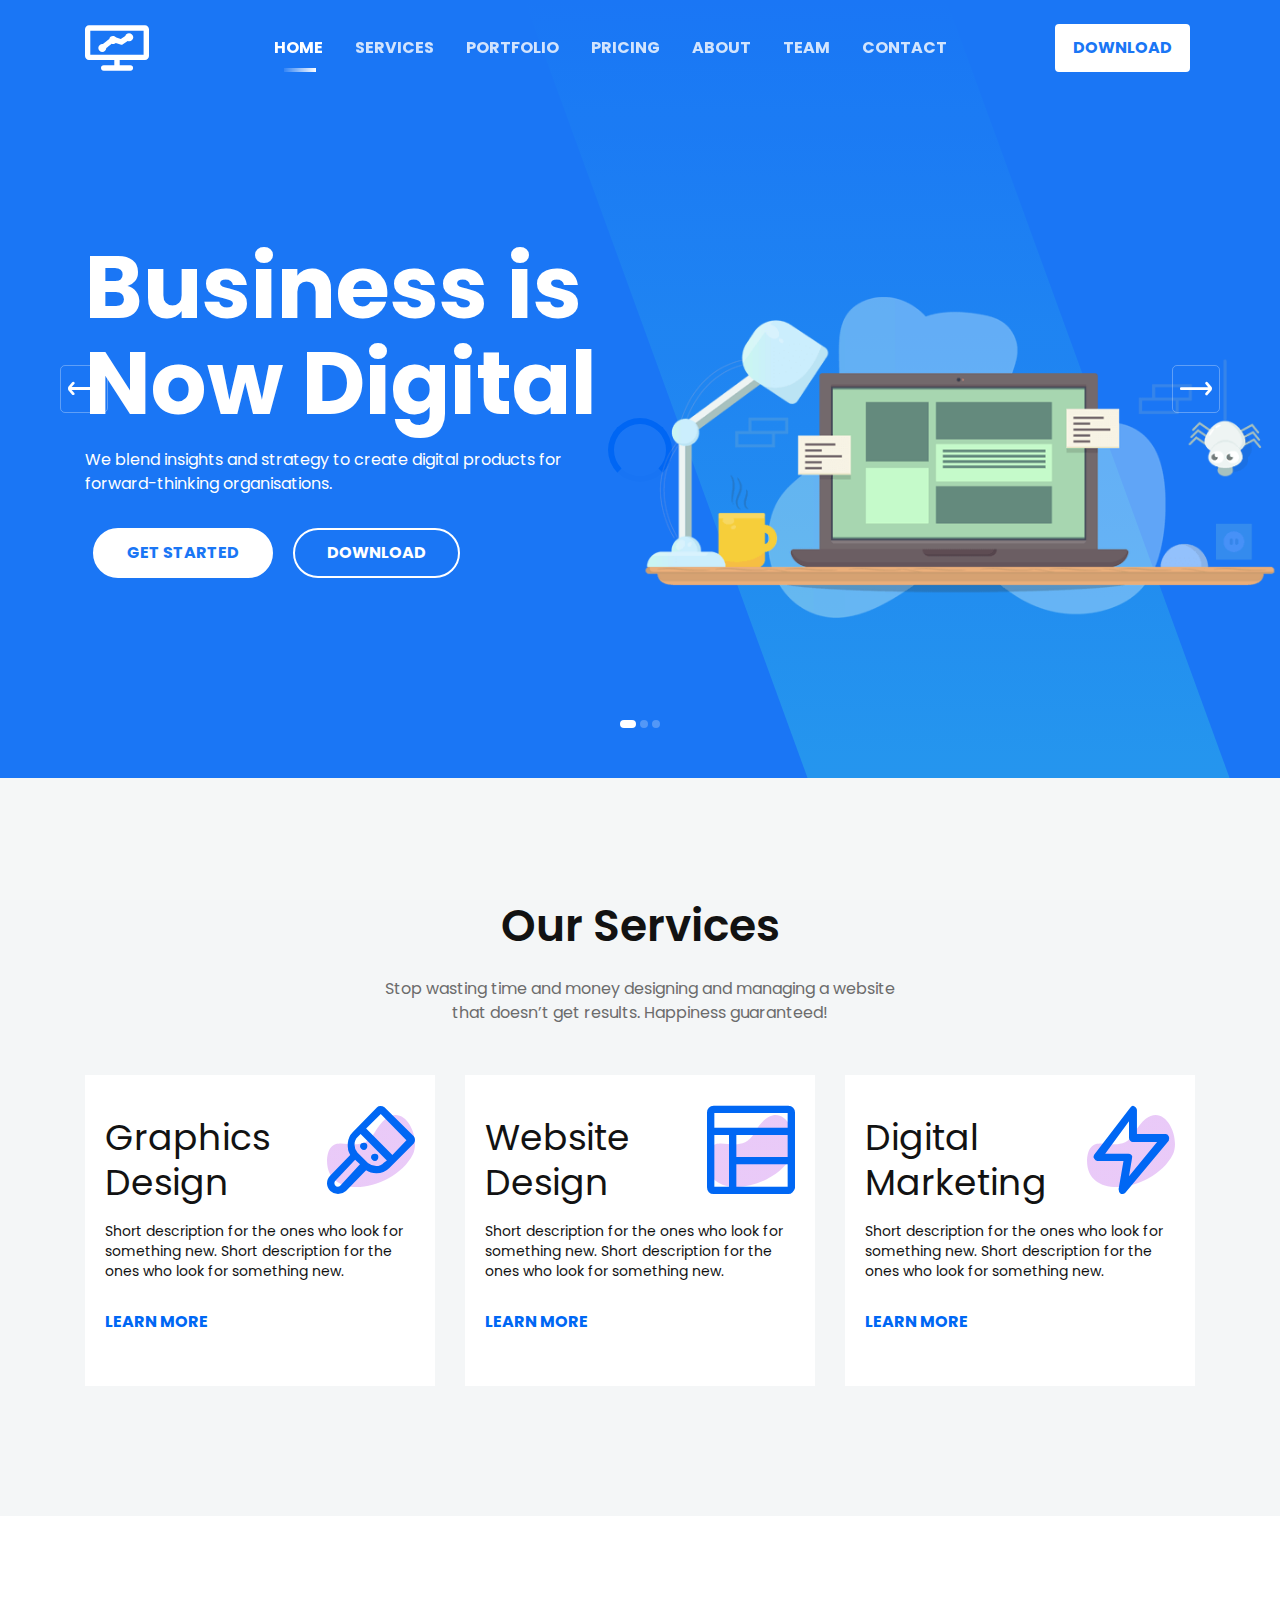
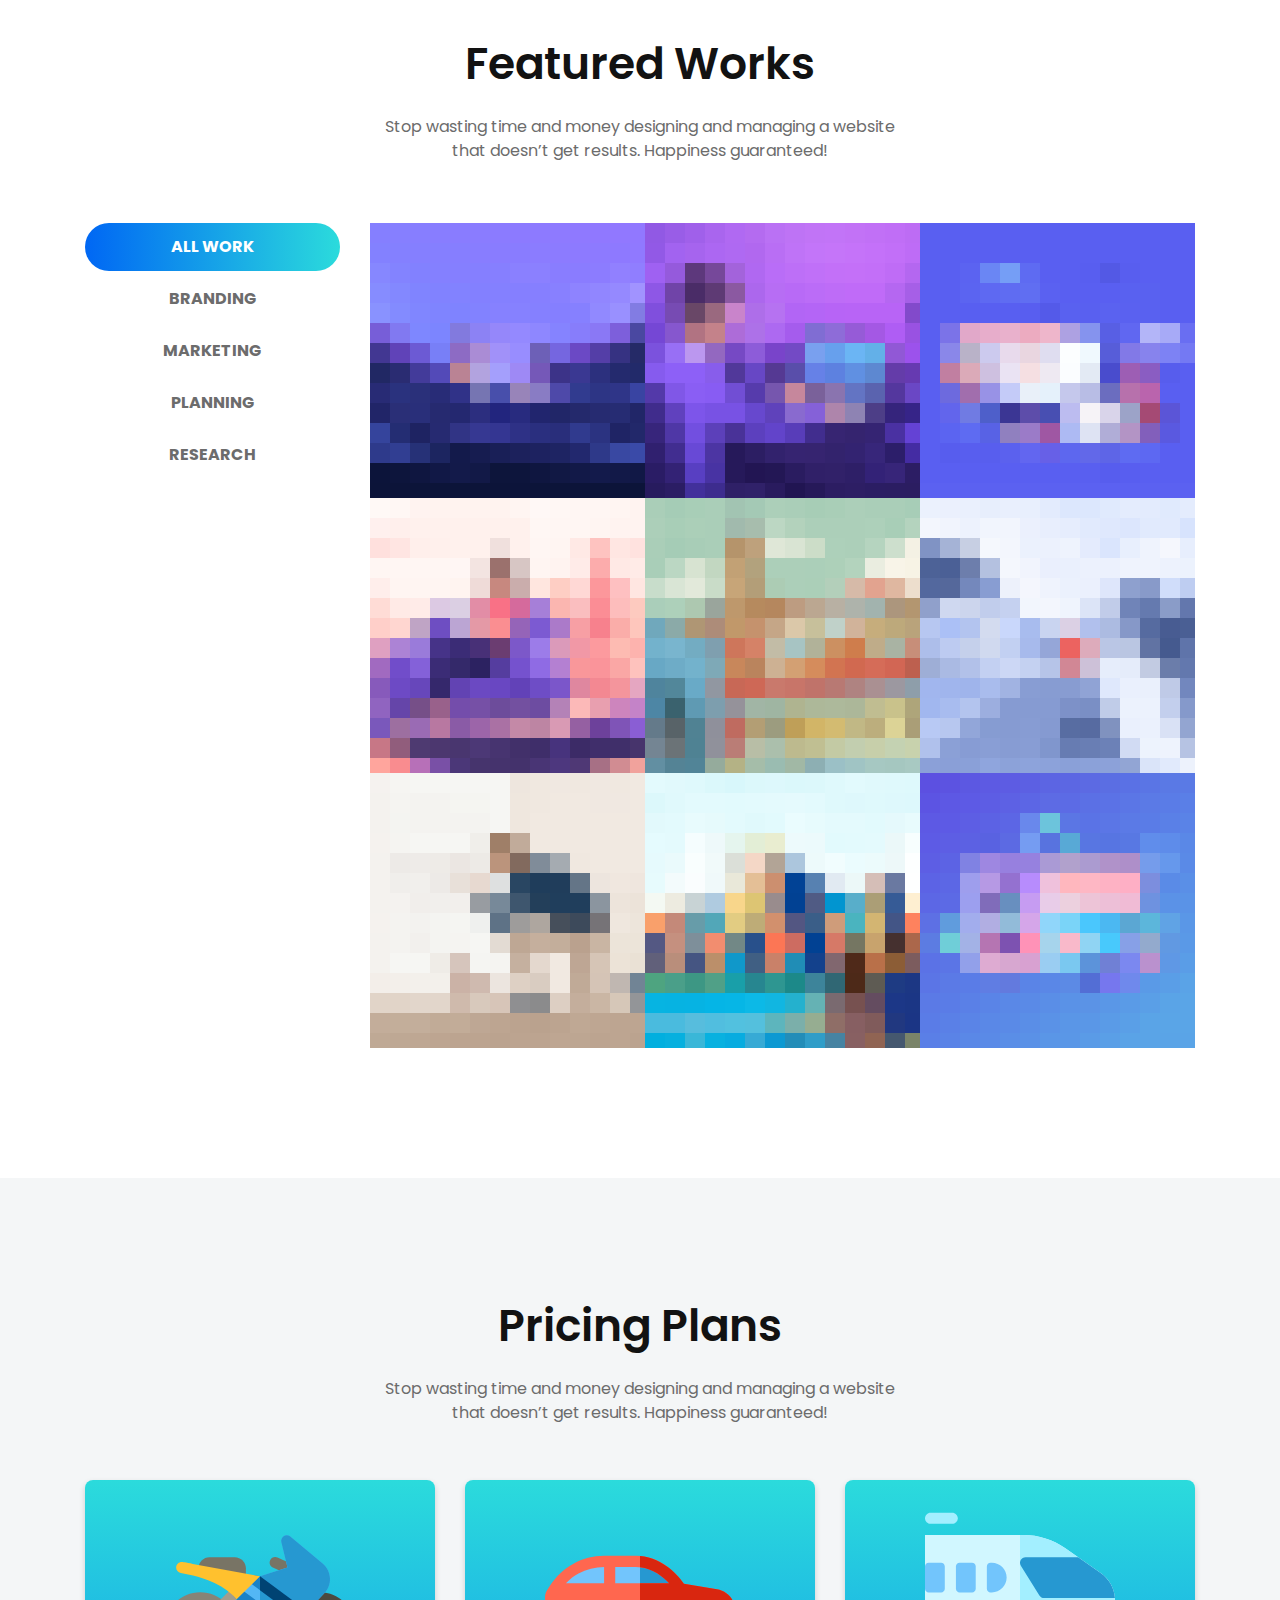
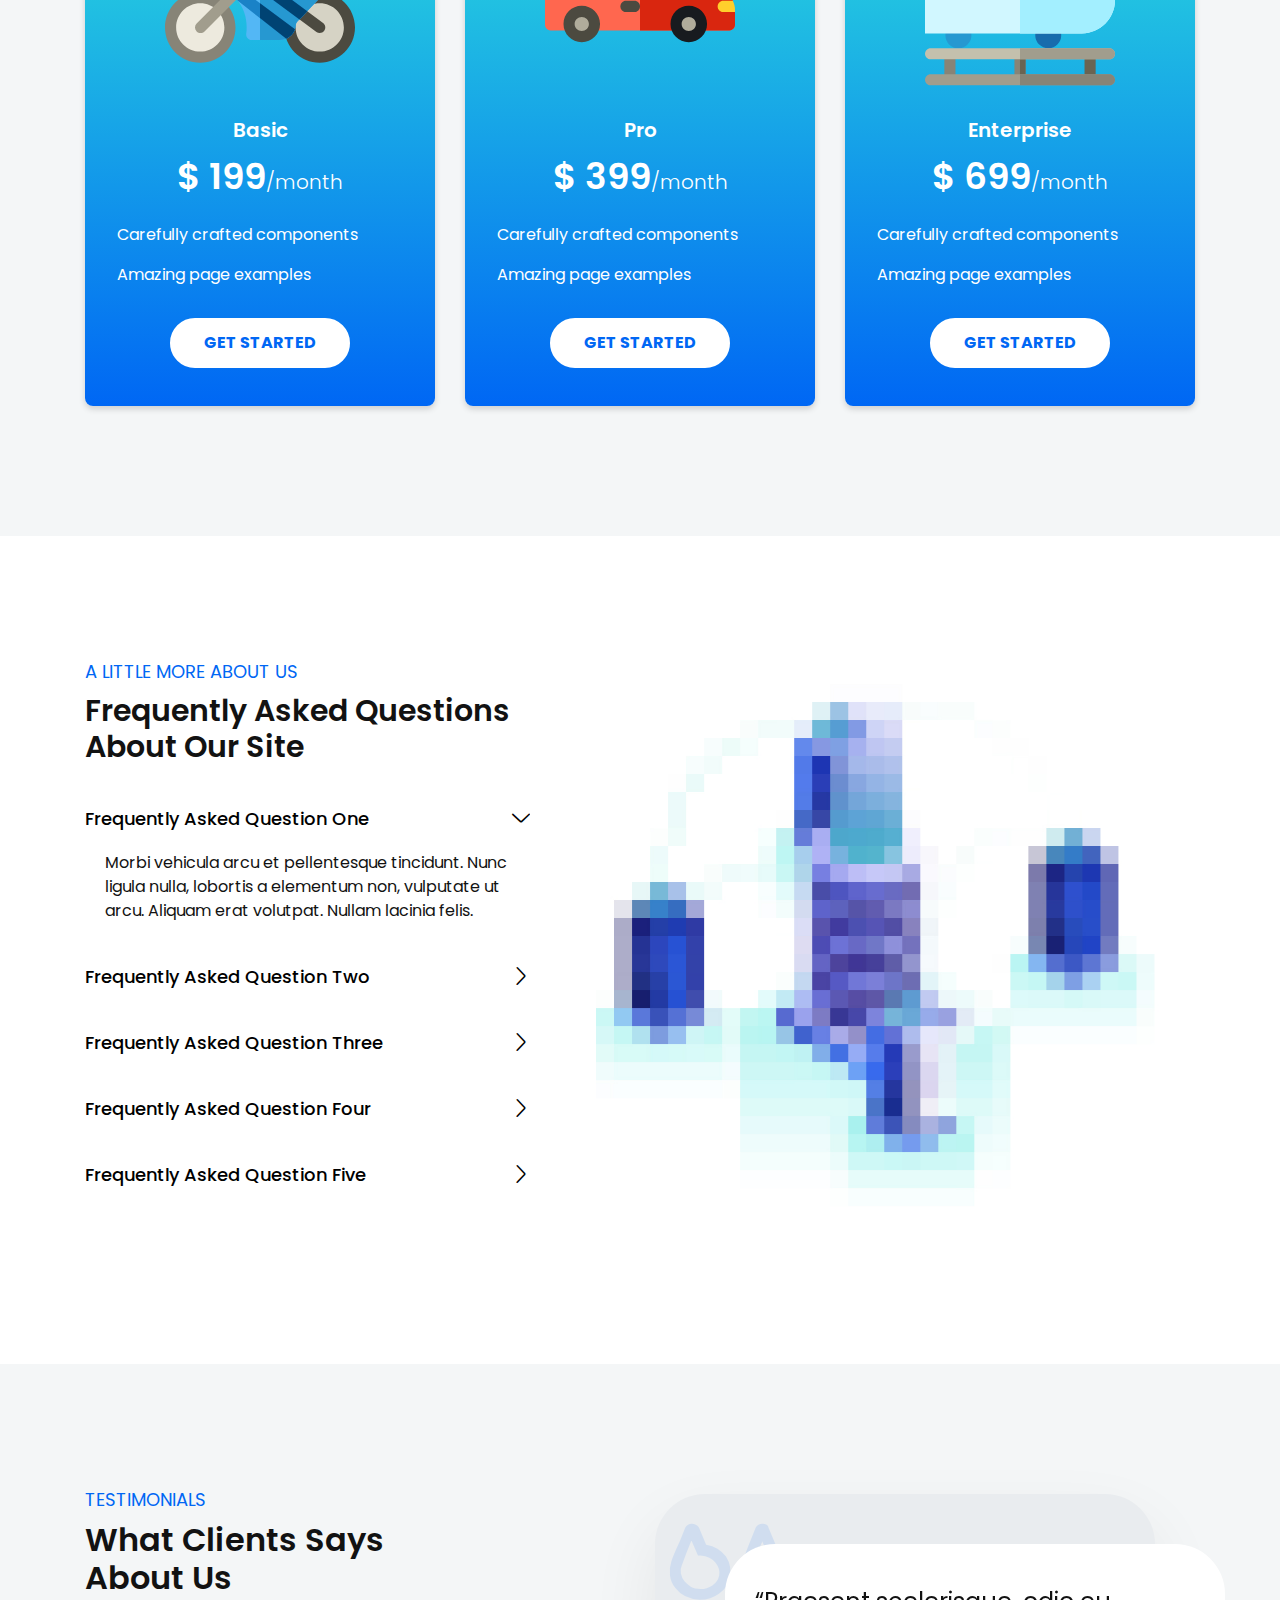
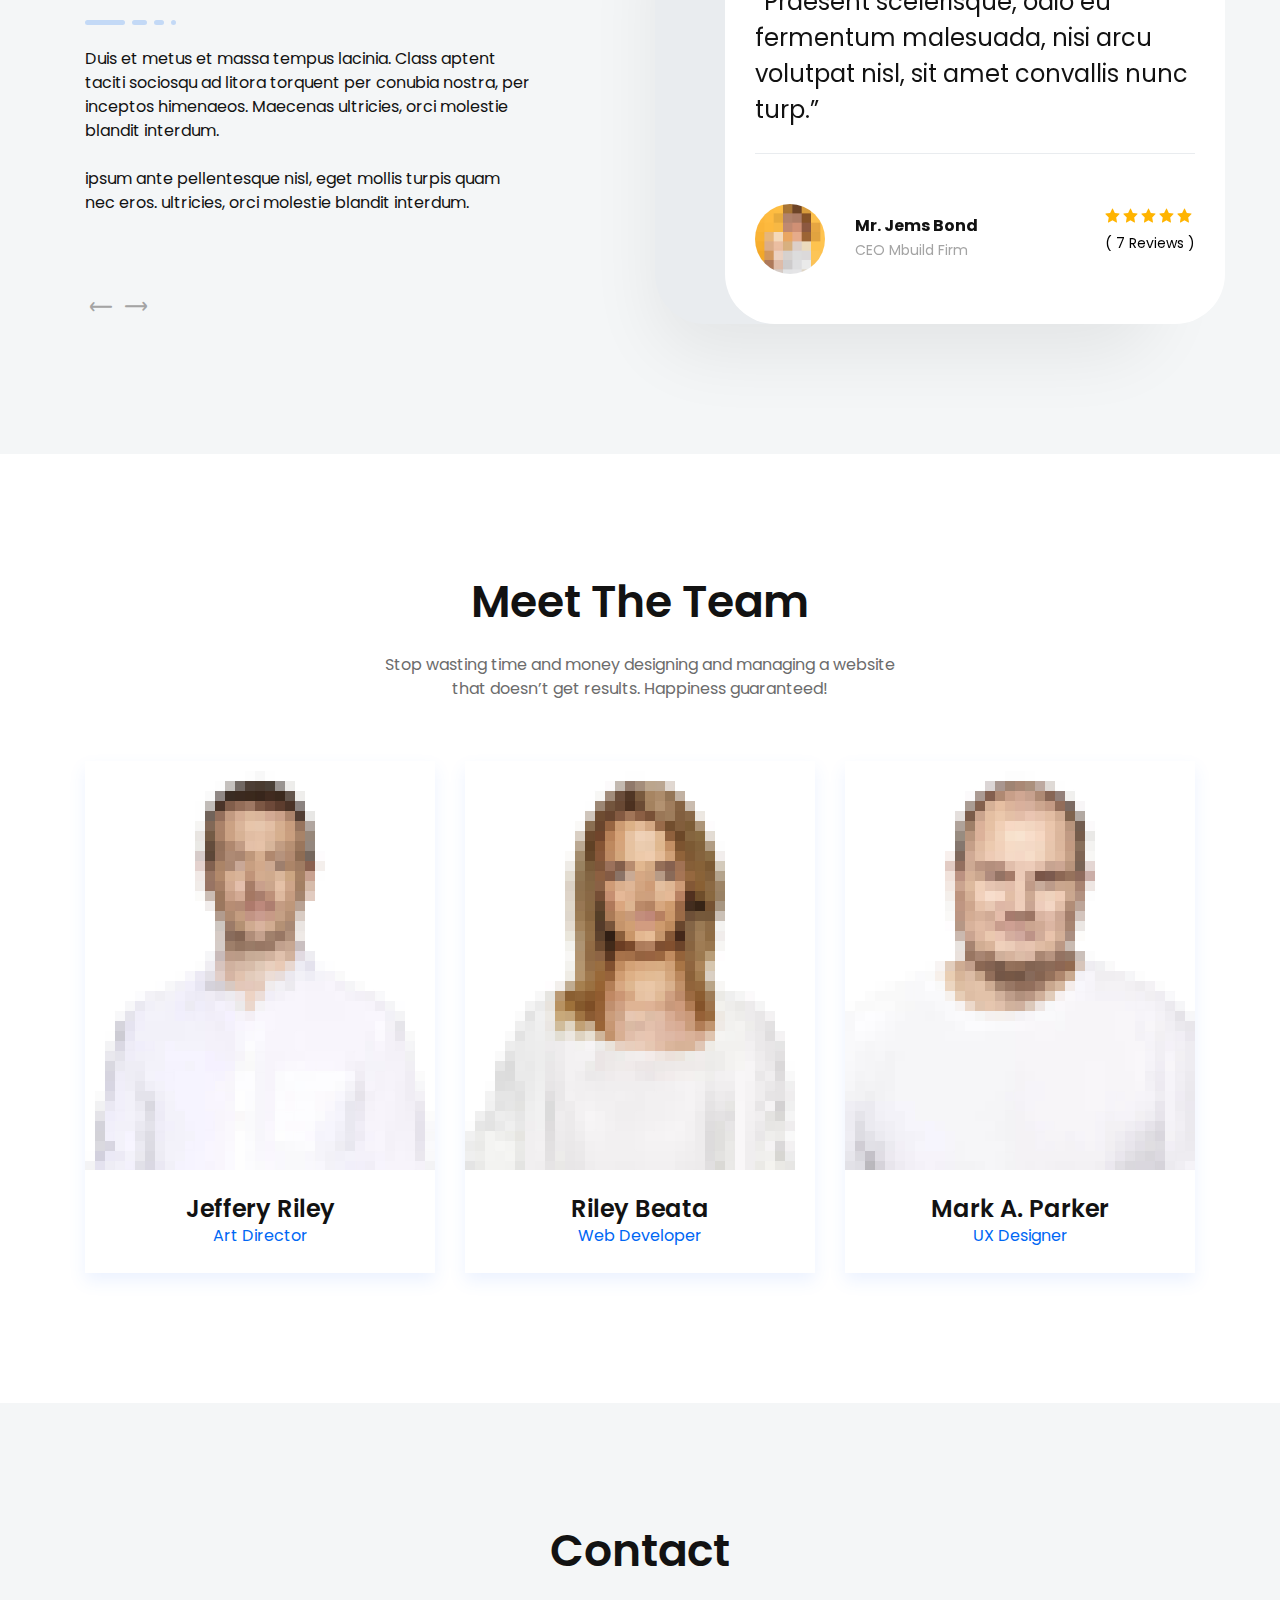
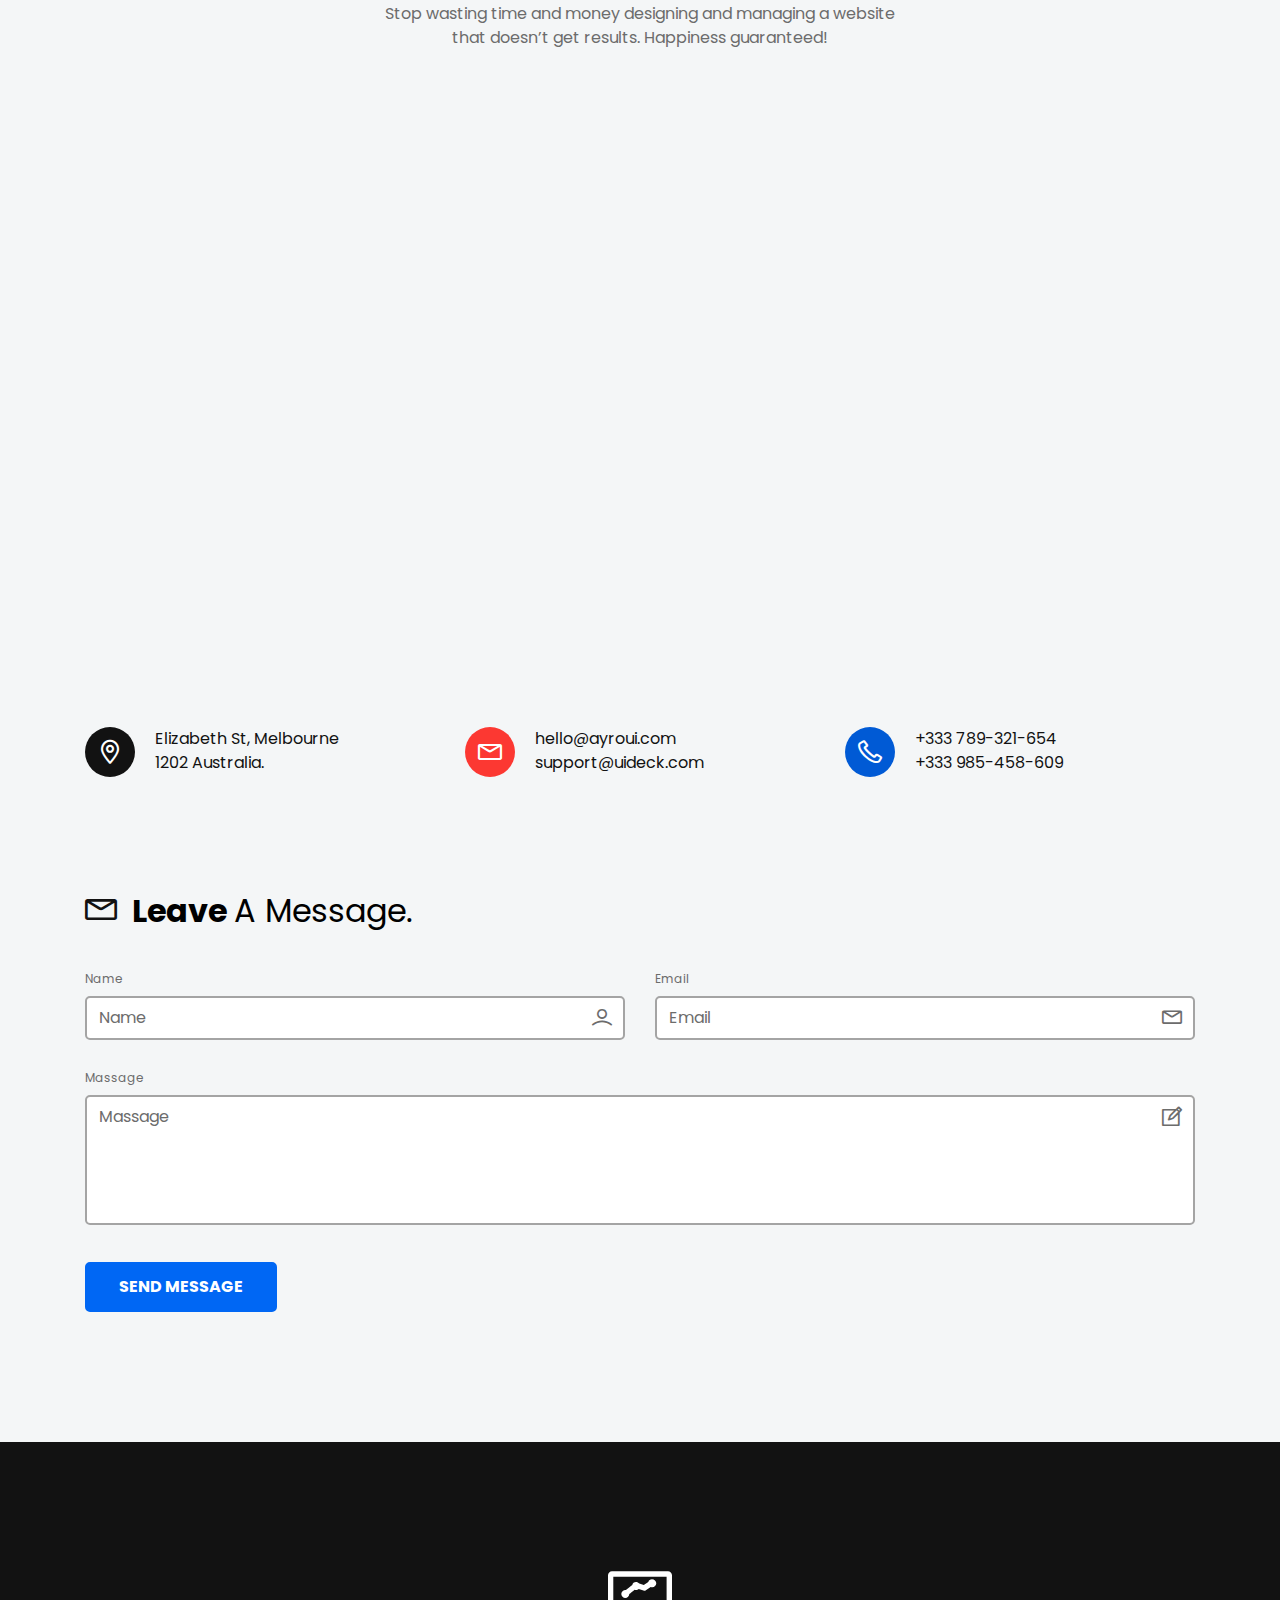
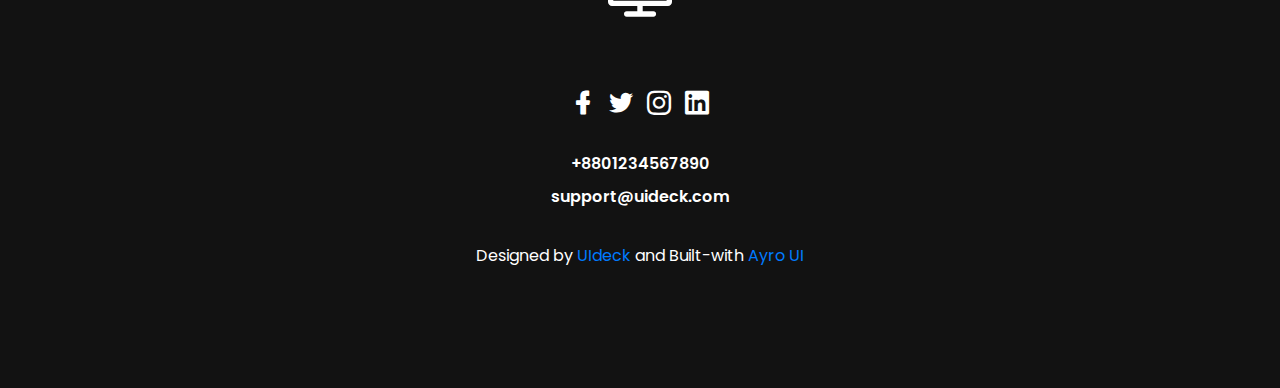
<file: projects/pa1/index.html>
<!doctype html>
<html class="no-js" lang="en">

<head>
    <meta charset="utf-8">
    
    <!--====== Title ======-->
    <title>Smash - Bootstrap Business Template</title>
    
    <meta name="description" content="">
    <meta name="viewport" content="width=device-width, initial-scale=1">

    <!--====== Favicon Icon ======-->
    <link rel="shortcut icon" href="assets/images/favicon.png" type="image/png">
        
    <!--====== Magnific Popup CSS ======-->
    <link rel="stylesheet" href="assets/css/magnific-popup.css">
        
    <!--====== Slick CSS ======-->
    <link rel="stylesheet" href="assets/css/slick.css">
        
    <!--====== Line Icons CSS ======-->
    <link rel="stylesheet" href="assets/css/LineIcons.css">
        
    <!--====== Bootstrap CSS ======-->
    <link rel="stylesheet" href="assets/css/bootstrap.min.css">
    
    <!--====== Default CSS ======-->
    <link rel="stylesheet" href="assets/css/default.css">
    
    <!--====== Style CSS ======-->
    <link rel="stylesheet" href="assets/css/style.css">
    
</head>

<body>
    <!--[if IE]>
    <p class="browserupgrade">You are using an <strong>outdated</strong> browser. Please <a href="https://browsehappy.com/">upgrade your browser</a> to improve your experience and security.</p>
  <![endif]-->
   
    <!--====== PRELOADER PART START ======-->

    <div class="preloader">
        <div class="loader">
            <div class="ytp-spinner">
                <div class="ytp-spinner-container">
                    <div class="ytp-spinner-rotator">
                        <div class="ytp-spinner-left">
                            <div class="ytp-spinner-circle"></div>
                        </div>
                        <div class="ytp-spinner-right">
                            <div class="ytp-spinner-circle"></div>
                        </div>
                    </div>
                </div>
            </div>
        </div>
    </div>

    <!--====== PRELOADER PART ENDS ======-->
    
    <!--====== NAVBAR TWO PART START ======-->

    <section class="navbar-area">
        <div class="container">
            <div class="row">
                <div class="col-lg-12">
                    <nav class="navbar navbar-expand-lg">
                       
                        <a class="navbar-brand" href="#">
                            <img src="assets/images/logo.svg" alt="Logo">
                        </a>
                        
                        <button class="navbar-toggler" type="button" data-toggle="collapse" data-target="#navbarTwo" aria-controls="navbarTwo" aria-expanded="false" aria-label="Toggle navigation">
                            <span class="toggler-icon"></span>
                            <span class="toggler-icon"></span>
                            <span class="toggler-icon"></span>
                        </button>

                        <div class="collapse navbar-collapse sub-menu-bar" id="navbarTwo">
                            <ul class="navbar-nav m-auto">
                                <li class="nav-item active"><a class="page-scroll" href="#home">home</a></li>
                                <li class="nav-item"><a class="page-scroll" href="#services">Services</a></li>
                                <li class="nav-item"><a class="page-scroll" href="#portfolio">Portfolio</a></li>
                                <li class="nav-item"><a class="page-scroll" href="#pricing">Pricing</a></li>
                                <li class="nav-item"><a class="page-scroll" href="#about">About</a></li>
                                <li class="nav-item"><a class="page-scroll" href="#team">Team</a></li>
                                <li class="nav-item"><a class="page-scroll" href="#contact">Contact</a></li>
                            </ul>
                        </div>
                        
                        <div class="navbar-btn d-none d-sm-inline-block">
                            <ul>
                                <li><a class="solid" href="#">Download</a></li>
                            </ul>
                        </div>
                    </nav> <!-- navbar -->
                </div>
            </div> <!-- row -->
        </div> <!-- container -->
    </section>

    <!--====== NAVBAR TWO PART ENDS ======-->
    
    <!--====== SLIDER PART START ======-->

    <section id="home" class="slider_area">
        <div id="carouselThree" class="carousel slide" data-ride="carousel">
            <ol class="carousel-indicators">
                <li data-target="#carouselThree" data-slide-to="0" class="active"></li>
                <li data-target="#carouselThree" data-slide-to="1"></li>
                <li data-target="#carouselThree" data-slide-to="2"></li>
            </ol>

            <div class="carousel-inner">
                <div class="carousel-item active">
                    <div class="container">
                        <div class="row">
                            <div class="col-lg-6">
                                <div class="slider-content">
                                    <h1 class="title">Business is Now Digital</h1>
                                    <p class="text">We blend insights and strategy to create digital products for forward-thinking organisations.</p>
                                    <ul class="slider-btn rounded-buttons">
                                        <li><a class="main-btn rounded-one" href="#">GET STARTED</a></li>
                                        <li><a class="main-btn rounded-two" href="#">DOWNLOAD</a></li>
                                    </ul>
                                </div>
                            </div>
                        </div> <!-- row -->
                    </div> <!-- container -->
                    <div class="slider-image-box d-none d-lg-flex align-items-end">
                        <div class="slider-image">
                            <img src="assets/images/slider/1.png" alt="Hero">
                        </div> <!-- slider-imgae -->
                    </div> <!-- slider-imgae box -->
                </div> <!-- carousel-item -->

                <div class="carousel-item">
                    <div class="container">
                        <div class="row">
                            <div class="col-lg-6">
                                <div class="slider-content">
                                    <h1 class="title">Crafted for Business</h1>
                                    <p class="text">We blend insights and strategy to create digital products for forward-thinking organisations.</p>
                                    <ul class="slider-btn rounded-buttons">
                                        <li><a class="main-btn rounded-one" href="#">GET STARTED</a></li>
                                        <li><a class="main-btn rounded-two" href="#">DOWNLOAD</a></li>
                                    </ul>
                                </div> <!-- slider-content -->
                            </div>
                        </div> <!-- row -->
                    </div> <!-- container -->
                    <div class="slider-image-box d-none d-lg-flex align-items-end">
                        <div class="slider-image">
                            <img src="assets/images/slider/2.png" alt="Hero">
                        </div> <!-- slider-imgae -->
                    </div> <!-- slider-imgae box -->
                </div> <!-- carousel-item -->

                <div class="carousel-item">
                    <div class="container">
                        <div class="row">
                            <div class="col-lg-6">
                                <div class="slider-content">
                                    <h1 class="title">Based on Bootstrap 4</h1>
                                    <p class="text">We blend insights and strategy to create digital products for forward-thinking organisations.</p>
                                    <ul class="slider-btn rounded-buttons">
                                        <li><a class="main-btn rounded-one" href="#">GET STARTED</a></li>
                                        <li><a class="main-btn rounded-two" href="#">DOWNLOAD</a></li>
                                    </ul>
                                </div> <!-- slider-content -->
                            </div>
                        </div> <!-- row -->
                    </div> <!-- container -->
                    <div class="slider-image-box d-none d-lg-flex align-items-end">
                        <div class="slider-image">
                            <img src="assets/images/slider/3.png" alt="Hero">
                        </div> <!-- slider-imgae -->
                    </div> <!-- slider-imgae box -->
                </div> <!-- carousel-item -->
            </div>

            <a class="carousel-control-prev" href="#carouselThree" role="button" data-slide="prev">
                <i class="lni lni-arrow-left"></i>
            </a>
            <a class="carousel-control-next" href="#carouselThree" role="button" data-slide="next">
                <i class="lni lni-arrow-right"></i>
            </a>
        </div>
    </section>

    <!--====== SLIDER PART ENDS ======-->
    
    <!--====== FEATRES TWO PART START ======-->

    <section id="services" class="features-area">
        <div class="container">
            <div class="row justify-content-center">
                <div class="col-lg-6 col-md-10">
                    <div class="section-title text-center pb-10">
                        <h3 class="title">Our Services</h3>
                        <p class="text">Stop wasting time and money designing and managing a website that doesn’t get results. Happiness guaranteed!</p>
                    </div> <!-- row -->
                </div>
            </div> <!-- row -->
            <div class="row justify-content-center">
                <div class="col-lg-4 col-md-7 col-sm-9">
                    <div class="single-features mt-40">
                        <div class="features-title-icon d-flex justify-content-between">
                            <h4 class="features-title"><a href="#">Graphics Design</a></h4>
                            <div class="features-icon">
                                <i class="lni lni-brush"></i>
                                <img class="shape" src="assets/images/f-shape-1.svg" alt="Shape">
                            </div>
                        </div>
                        <div class="features-content">
                            <p class="text">Short description for the ones who look for something new. Short description for the ones who look for something new.</p>
                            <a class="features-btn" href="#">LEARN MORE</a>
                        </div>
                    </div> <!-- single features -->
                </div>
                <div class="col-lg-4 col-md-7 col-sm-9">
                    <div class="single-features mt-40">
                        <div class="features-title-icon d-flex justify-content-between">
                            <h4 class="features-title"><a href="#">Website Design</a></h4>
                            <div class="features-icon">
                                <i class="lni lni-layout"></i>
                                <img class="shape" src="assets/images/f-shape-1.svg" alt="Shape">
                            </div>
                        </div>
                        <div class="features-content">
                            <p class="text">Short description for the ones who look for something new. Short description for the ones who look for something new.</p>
                            <a class="features-btn" href="#">LEARN MORE</a>
                        </div>
                    </div> <!-- single features -->
                </div>
                <div class="col-lg-4 col-md-7 col-sm-9">
                    <div class="single-features mt-40">
                        <div class="features-title-icon d-flex justify-content-between">
                            <h4 class="features-title"><a href="#">Digital Marketing</a></h4>
                            <div class="features-icon">
                                <i class="lni lni-bolt"></i>
                                <img class="shape" src="assets/images/f-shape-1.svg" alt="Shape">
                            </div>
                        </div>
                        <div class="features-content">
                            <p class="text">Short description for the ones who look for something new. Short description for the ones who look for something new.</p>
                            <a class="features-btn" href="#">LEARN MORE</a>
                        </div>
                    </div> <!-- single features -->
                </div>
            </div> <!-- row -->
        </div> <!-- container -->
    </section>

    <!--====== FEATRES TWO PART ENDS ======-->
    
    <!--====== PORTFOLIO PART START ======-->

    <section id="portfolio" class="portfolio-area portfolio-four pb-100">
        <div class="container">
            <div class="row justify-content-center">
                <div class="col-lg-6 col-md-10">
                    <div class="section-title text-center pb-10">
                        <h3 class="title">Featured Works</h3>
                        <p class="text">Stop wasting time and money designing and managing a website that doesn’t get results. Happiness guaranteed!</p>
                    </div> <!-- section title -->
                </div>
            </div> <!-- row -->
            <div class="row">
                <div class="col-lg-3 col-md-3">
                    <div class="portfolio-menu text-center mt-50">
                        <ul>
                            <li data-filter="*" class="active">ALL WORK</li>
                            <li data-filter=".branding-4">BRANDING</li>
                            <li data-filter=".marketing-4">MARKETING</li>
                            <li data-filter=".planning-4">PLANNING</li>
                            <li data-filter=".research-4">RESEARCH</li>
                        </ul>
                    </div> <!-- portfolio menu -->
                </div>
                <div class="col-lg-9 col-md-9">
                    <div class="row no-gutters grid mt-50">
                        <div class="col-lg-4 col-sm-6 branding-4 planning-4">
                            <div class="single-portfolio">
                                <div class="portfolio-image">
                                    <img src="assets/images/portfolio/1.png" alt="">
                                    <div class="portfolio-overlay d-flex align-items-center justify-content-center">
                                        <div class="portfolio-content">
                                            <div class="portfolio-icon">
                                                <a class="image-popup" href="assets/images/portfolio/1.png"><i class="lni lni-zoom-in"></i></a>
                                                <img src="assets/images/portfolio/shape.svg" alt="shape" class="shape">
                                            </div>
                                            <div class="portfolio-icon">
                                                <a href="#"><i class="lni lni-link"></i></a>
                                                <img src="assets/images/portfolio/shape.svg" alt="shape" class="shape">
                                            </div>
                                        </div>
                                    </div>
                                </div>
                            </div> <!-- single portfolio -->
                        </div>
                        <div class="col-lg-4 col-sm-6 marketing-4 research-4">
                            <div class="single-portfolio">
                                <div class="portfolio-image">
                                    <img src="assets/images/portfolio/2.png" alt="">
                                    <div class="portfolio-overlay d-flex align-items-center justify-content-center">
                                        <div class="portfolio-content">
                                            <div class="portfolio-icon">
                                                <a class="image-popup" href="assets/images/portfolio/2.png"><i class="lni lni-zoom-in"></i></a>
                                                <img src="assets/images/portfolio/shape.svg" alt="shape" class="shape">
                                            </div>
                                            <div class="portfolio-icon">
                                                <a href="#"><i class="lni lni-link"></i></a>
                                                <img src="assets/images/portfolio/shape.svg" alt="shape" class="shape">
                                            </div>
                                        </div>
                                    </div>
                                </div>
                            </div> <!-- single portfolio -->
                        </div>
                        <div class="col-lg-4 col-sm-6 branding-4 marketing-4">
                            <div class="single-portfolio">
                                <div class="portfolio-image">
                                    <img src="assets/images/portfolio/3.png" alt="">
                                    <div class="portfolio-overlay d-flex align-items-center justify-content-center">
                                        <div class="portfolio-content">
                                            <div class="portfolio-icon">
                                                <a class="image-popup" href="assets/images/portfolio/3.png"><i class="lni lni-zoom-in"></i></a>
                                                <img src="assets/images/portfolio/shape.svg" alt="shape" class="shape">
                                            </div>
                                            <div class="portfolio-icon">
                                                <a href="#"><i class="lni lni-link"></i></a>
                                                <img src="assets/images/portfolio/shape.svg" alt="shape" class="shape">
                                            </div>
                                        </div>
                                    </div>
                                </div>
                            </div> <!-- single portfolio -->
                        </div>
                        <div class="col-lg-4 col-sm-6 planning-4 research-4">
                            <div class="single-portfolio">
                                <div class="portfolio-image">
                                    <img src="assets/images/portfolio/4.png" alt="">
                                    <div class="portfolio-overlay d-flex align-items-center justify-content-center">
                                        <div class="portfolio-content">
                                            <div class="portfolio-icon">
                                                <a class="image-popup" href="assets/images/portfolio/4.png"><i class="lni lni-zoom-in"></i></a>
                                                <img src="assets/images/portfolio/shape.svg" alt="shape" class="shape">
                                            </div>
                                            <div class="portfolio-icon">
                                                <a href="#"><i class="lni lni-link"></i></a>
                                                <img src="assets/images/portfolio/shape.svg" alt="shape" class="shape">
                                            </div>
                                        </div>
                                    </div>
                                </div>
                            </div> <!-- single portfolio -->
                        </div>
                        <div class="col-lg-4 col-sm-6 marketing-4">
                            <div class="single-portfolio">
                                <div class="portfolio-image">
                                    <img src="assets/images/portfolio/5.png" alt="">
                                    <div class="portfolio-overlay d-flex align-items-center justify-content-center">
                                        <div class="portfolio-content">
                                            <div class="portfolio-icon">
                                                <a class="image-popup" href="assets/images/portfolio/5.png"><i class="lni lni-zoom-in"></i></a>
                                                <img src="assets/images/portfolio/shape.svg" alt="shape" class="shape">
                                            </div>
                                            <div class="portfolio-icon">
                                                <a href="#"><i class="lni lni-link"></i></a>
                                                <img src="assets/images/portfolio/shape.svg" alt="shape" class="shape">
                                            </div>
                                        </div>
                                    </div>
                                </div>
                            </div> <!-- single portfolio -->
                        </div>
                        <div class="col-lg-4 col-sm-6 planning-4">
                            <div class="single-portfolio">
                                <div class="portfolio-image">
                                    <img src="assets/images/portfolio/6.png" alt="">
                                    <div class="portfolio-overlay d-flex align-items-center justify-content-center">
                                        <div class="portfolio-content">
                                            <div class="portfolio-icon">
                                                <a class="image-popup" href="assets/images/portfolio/6.png"><i class="lni lni-zoom-in"></i></a>
                                                <img src="assets/images/portfolio/shape.svg" alt="shape" class="shape">
                                            </div>
                                            <div class="portfolio-icon">
                                                <a href="#"><i class="lni lni-link"></i></a>
                                                <img src="assets/images/portfolio/shape.svg" alt="shape" class="shape">
                                            </div>
                                        </div>
                                    </div>
                                </div>
                            </div> <!-- single portfolio -->
                        </div>
                        <div class="col-lg-4 col-sm-6 research-4">
                            <div class="single-portfolio">
                                <div class="portfolio-image">
                                    <img src="assets/images/portfolio/7.png" alt="">
                                    <div class="portfolio-overlay d-flex align-items-center justify-content-center">
                                        <div class="portfolio-content">
                                            <div class="portfolio-icon">
                                                <a class="image-popup" href="assets/images/portfolio/7.png"><i class="lni lni-zoom-in"></i></a>
                                                <img src="assets/images/portfolio/shape.svg" alt="shape" class="shape">
                                            </div>
                                            <div class="portfolio-icon">
                                                <a href="#"><i class="lni lni-link"></i></a>
                                                <img src="assets/images/portfolio/shape.svg" alt="shape" class="shape">
                                            </div>
                                        </div>
                                    </div>
                                </div>
                            </div> <!-- single portfolio -->
                        </div>
                        <div class="col-lg-4 col-sm-6 branding-4 planning-4">
                            <div class="single-portfolio">
                                <div class="portfolio-image">
                                    <img src="assets/images/portfolio/8.png" alt="">
                                    <div class="portfolio-overlay d-flex align-items-center justify-content-center">
                                        <div class="portfolio-content">
                                            <div class="portfolio-icon">
                                                <a class="image-popup" href="assets/images/portfolio/8.png"><i class="lni lni-zoom-in"></i></a>
                                                <img src="assets/images/portfolio/shape.svg" alt="shape" class="shape">
                                            </div>
                                            <div class="portfolio-icon">
                                                <a href="#"><i class="lni lni-link"></i></a>
                                                <img src="assets/images/portfolio/shape.svg" alt="shape" class="shape">
                                            </div>
                                        </div>
                                    </div>
                                </div>
                            </div> <!-- single portfolio -->
                        </div>
                        <div class="col-lg-4 col-sm-6 marketing-4">
                            <div class="single-portfolio">
                                <div class="portfolio-image">
                                    <img src="assets/images/portfolio/9.png" alt="">
                                    <div class="portfolio-overlay d-flex align-items-center justify-content-center">
                                        <div class="portfolio-content">
                                            <div class="portfolio-icon">
                                                <a class="image-popup" href="assets/images/portfolio/9.png"><i class="lni lni-zoom-in"></i></a>
                                                <img src="assets/images/portfolio/shape.svg" alt="shape" class="shape">
                                            </div>
                                            <div class="portfolio-icon">
                                                <a href="#"><i class="lni lni-link"></i></a>
                                                <img src="assets/images/portfolio/shape.svg" alt="shape" class="shape">
                                            </div>
                                        </div>
                                    </div>
                                </div>
                            </div> <!-- single portfolio -->
                        </div>
                    </div> <!-- row -->
                </div>
            </div> <!-- row -->
        </div> <!-- container -->
    </section>

    <!--====== PORTFOLIO PART ENDS ======-->
    
    <!--====== PRINICNG START ======-->

    <section id="pricing" class="pricing-area ">
        <div class="container">
            <div class="row justify-content-center">
                <div class="col-lg-6 col-md-10">
                    <div class="section-title text-center pb-25">
                        <h3 class="title">Pricing Plans</h3>
                        <p class="text">Stop wasting time and money designing and managing a website that doesn’t get results. Happiness guaranteed!</p>
                    </div> <!-- section title -->
                </div>
            </div> <!-- row -->
            <div class="row justify-content-center">
                <div class="col-lg-4 col-md-7 col-sm-9">
                    <div class="pricing-style mt-30">
                        <div class="pricing-icon text-center">
                            <img src="assets/images/basic.svg" alt="">
                        </div>
                        <div class="pricing-header text-center">
                            <h5 class="sub-title">Basic</h5>
                            <p class="month"><span class="price">$ 199</span>/month</p>
                        </div>
                        <div class="pricing-list">
                            <ul>
                                <li><i class="lni lni-check-mark-circle"></i> Carefully crafted components</li>
                                <li><i class="lni lni-check-mark-circle"></i> Amazing page examples</li>
                            </ul>
                        </div>
                        <div class="pricing-btn rounded-buttons text-center">
                            <a class="main-btn rounded-one" href="#">GET STARTED</a>
                        </div>    
                    </div> <!-- pricing style one -->
                </div>
                
                <div class="col-lg-4 col-md-7 col-sm-9">
                    <div class="pricing-style mt-30">
                        <div class="pricing-icon text-center">
                            <img src="assets/images/pro.svg" alt="">
                        </div>
                        <div class="pricing-header text-center">
                            <h5 class="sub-title">Pro</h5>
                            <p class="month"><span class="price">$ 399</span>/month</p>
                        </div>
                        <div class="pricing-list">
                            <ul>
                                <li><i class="lni lni-check-mark-circle"></i> Carefully crafted components</li>
                                <li><i class="lni lni-check-mark-circle"></i> Amazing page examples</li>
                            </ul>
                        </div>
                        <div class="pricing-btn rounded-buttons text-center">
                            <a class="main-btn rounded-one" href="#">GET STARTED</a>
                        </div>
                    </div> <!-- pricing style one -->
                </div>
                
                <div class="col-lg-4 col-md-7 col-sm-9">
                    <div class="pricing-style mt-30">
                        <div class="pricing-icon text-center">
                            <img src="assets/images/enterprise.svg" alt="">
                        </div>
                        <div class="pricing-header text-center">
                            <h5 class="sub-title">Enterprise</h5>
                            <p class="month"><span class="price">$ 699</span>/month</p>
                        </div>
                        <div class="pricing-list">
                            <ul>
                                <li><i class="lni lni-check-mark-circle"></i> Carefully crafted components</li>
                                <li><i class="lni lni-check-mark-circle"></i> Amazing page examples</li>
                            </ul>
                        </div>
                        <div class="pricing-btn rounded-buttons text-center">
                            <a class="main-btn rounded-one" href="#">GET STARTED</a>
                        </div>
                    </div> <!-- pricing style one -->
                </div>
            </div> <!-- row -->
        </div> <!-- container -->
    </section>

    <!--====== PRINICNG ENDS ======-->
    
    <!--====== ABOUT PART START ======-->

    <section id="about" class="about-area">
        <div class="container">
            <div class="row">
                <div class="col-lg-5">
                    <div class="faq-content mt-45">
                        <div class="about-title">
                            <h6 class="sub-title">A Little More About Us</h6>
                            <h4 class="title">Frequently Asked Questions <br> About Our Site</h4>
                        </div> <!-- faq title -->
                        <div class="about-accordion">
                            <div class="accordion" id="accordionExample">
                                <div class="card">
                                    <div class="card-header" id="headingOne">
                                        <a href="#" data-toggle="collapse" data-target="#collapseOne" aria-expanded="true" aria-controls="collapseOne">Frequently Asked Question One</a>
                                    </div>

                                    <div id="collapseOne" class="collapse show" aria-labelledby="headingOne" data-parent="#accordionExample">
                                        <div class="card-body">
                                            <p class="text">Morbi vehicula arcu et pellentesque tincidunt. Nunc ligula nulla, lobortis a elementum non, vulputate ut arcu. Aliquam erat volutpat. Nullam lacinia felis.</p>
                                        </div>
                                    </div> 
                                </div> <!-- card -->
                                <div class="card">
                                    <div class="card-header" id="headingTwo">
                                        <a href="#" class="collapsed" data-toggle="collapse" data-target="#collapseTwo" aria-expanded="false" aria-controls="collapseTwo">Frequently Asked Question Two</a>
                                    </div>
                                    <div id="collapseTwo" class="collapse" aria-labelledby="headingTwo" data-parent="#accordionExample">
                                        <div class="card-body">
                                            <p class="text">Morbi vehicula arcu et pellentesque tincidunt. Nunc ligula nulla, lobortis a elementum non, vulputate ut arcu. Aliquam erat volutpat. Nullam lacinia felis.</p>
                                        </div>
                                    </div>
                                </div> <!-- card -->
                                <div class="card">
                                    <div class="card-header" id="headingThree">
                                        <a href="#" class="collapsed" data-toggle="collapse" data-target="#collapseThree" aria-expanded="false" aria-controls="collapseThree">Frequently Asked Question Three</a>
                                    </div>
                                    <div id="collapseThree" class="collapse" aria-labelledby="headingThree" data-parent="#accordionExample">
                                        <div class="card-body">
                                            <p class="text">Morbi vehicula arcu et pellentesque tincidunt. Nunc ligula nulla, lobortis a elementum non, vulputate ut arcu. Aliquam erat volutpat. Nullam lacinia felis.</p>
                                        </div>
                                    </div>
                                </div> <!-- card -->
                                <div class="card">
                                    <div class="card-header" id="headingFore">
                                        <a href="#" class="collapsed" data-toggle="collapse" data-target="#collapseFore" aria-expanded="false" aria-controls="collapseFore">Frequently Asked Question Four</a>
                                    </div>
                                    <div id="collapseFore" class="collapse" aria-labelledby="headingFore" data-parent="#accordionExample">
                                        <div class="card-body">
                                            <p class="text">Morbi vehicula arcu et pellentesque tincidunt. Nunc ligula nulla, lobortis a elementum non, vulputate ut arcu. Aliquam erat volutpat. Nullam lacinia felis.</p>
                                        </div>
                                    </div>
                                </div> <!-- card -->
                                <div class="card">
                                    <div class="card-header" id="headingFive">
                                        <a href="#" class="collapsed" data-toggle="collapse" data-target="#collapseFive" aria-expanded="false" aria-controls="collapseFive">Frequently Asked Question Five</a>
                                    </div>
                                    <div id="collapseFive" class="collapse" aria-labelledby="headingFive" data-parent="#accordionExample">
                                        <div class="card-body">
                                            <p class="text">Morbi vehicula arcu et pellentesque tincidunt. Nunc ligula nulla, lobortis a elementum non, vulputate ut arcu. Aliquam erat volutpat. Nullam lacinia felis.</p>
                                        </div>
                                    </div>
                                </div> <!-- card -->
                            </div>
                        </div> <!-- faq accordion -->
                    </div> <!-- faq content -->
                </div>
                <div class="col-lg-7">
                    <div class="about-image mt-50">
                        <img src="assets/images/about.jpg" alt="about">
                    </div> <!-- faq image -->
                </div>
            </div> <!-- row -->
        </div> <!-- container -->
    </section>

    <!--====== ABOUT PART ENDS ======-->
    
    <!--====== TESTIMONIAL PART START ======-->

    <section id="testimonial" class="testimonial-area">
        <div class="container">
            <div class="row justify-content-between">
                <div class="col-xl-5 col-lg-6">
                    <div class="testimonial-left-content mt-45">
                        <h6 class="sub-title">Testimonials</h6>
                        <h4 class="title">What Clients Says <br> About Us</h4>
                        <ul class="testimonial-line">
                            <li></li>
                            <li></li>
                            <li></li>
                            <li></li>
                        </ul>
                        <p class="text">Duis et metus et massa tempus lacinia. Class aptent taciti sociosqu ad litora torquent per conubia nostra, per inceptos himenaeos. Maecenas ultricies, orci molestie blandit interdum. <br> <br> ipsum ante pellentesque nisl, eget mollis turpis quam nec eros. ultricies, orci molestie blandit interdum.</p>
                    </div> <!-- testimonial left content -->
                </div>
                <div class="col-lg-6">
                    <div class="testimonial-right-content mt-50">
                        <div class="quota">
                            <i class="lni lni-quotation"></i>
                        </div>
                        <div class="testimonial-content-wrapper testimonial-active">
                            <div class="single-testimonial">
                                <div class="testimonial-text">
                                    <p class="text">“Praesent scelerisque, odio eu fermentum malesuada, nisi arcu volutpat nisl, sit amet convallis nunc turp.”</p>
                                </div>
                                <div class="testimonial-author d-sm-flex justify-content-between">
                                    <div class="author-info d-flex align-items-center">
                                        <div class="author-image">
                                            <img src="assets/images/author-1.jpg" alt="author">
                                        </div>
                                        <div class="author-name media-body">
                                            <h5 class="name">Mr. Jems Bond</h5>
                                            <span class="sub-title">CEO Mbuild Firm</span>
                                        </div>
                                    </div>
                                    <div class="author-review">
                                        <ul class="star">
                                            <li><i class="lni lni-star-filled"></i></li>
                                            <li><i class="lni lni-star-filled"></i></li>
                                            <li><i class="lni lni-star-filled"></i></li>
                                            <li><i class="lni lni-star-filled"></i></li>
                                            <li><i class="lni lni-star-filled"></i></li>
                                        </ul>
                                        <span class="review">( 7 Reviews )</span>
                                    </div>
                                </div>
                            </div> <!-- single testimonial -->
                            <div class="single-testimonial">
                                <div class="testimonial-text">
                                    <p class="text">“Praesent scelerisque, odio eu fermentum malesuada, nisi arcu volutpat nisl, sit amet convallis nunc turp.”</p>
                                </div>
                                <div class="testimonial-author d-sm-flex justify-content-between">
                                    <div class="author-info d-flex align-items-center">
                                        <div class="author-image">
                                                <img src="assets/images/author-2.jpg" alt="author">
                                        </div>
                                        <div class="author-name media-body">
                                            <h5 class="name">Mr. Jems Bond</h5>
                                            <span class="sub-title">CEO Mbuild Firm</span>
                                        </div>
                                    </div>
                                    <div class="author-review">
                                        <ul class="star">
                                            <li><i class="lni lni-star-filled"></i></li>
                                            <li><i class="lni lni-star-filled"></i></li>
                                            <li><i class="lni lni-star-filled"></i></li>
                                            <li><i class="lni lni-star-filled"></i></li>
                                            <li><i class="lni lni-star-filled"></i></li>
                                        </ul>
                                        <span class="review">( 7 Reviews )</span>
                                    </div>
                                </div>
                            </div> <!-- single testimonial -->
                            <div class="single-testimonial">
                                <div class="testimonial-text">
                                    <p class="text">“Praesent scelerisque, odio eu fermentum malesuada, nisi arcu volutpat nisl, sit amet convallis nunc turp.”</p>
                                </div>
                                <div class="testimonial-author d-sm-flex justify-content-between">
                                    <div class="author-info d-flex align-items-center">
                                        <div class="author-image">
                                                <img src="assets/images/author-3.jpg" alt="author">
                                        </div>
                                        <div class="author-name media-body">
                                            <h5 class="name">Mr. Jems Bond</h5>
                                            <span class="sub-title">CEO Mbuild Firm</span>
                                        </div>
                                    </div>
                                    <div class="author-review">
                                        <ul class="star">
                                            <li><i class="lni lni-star-filled"></i></li>
                                            <li><i class="lni lni-star-filled"></i></li>
                                            <li><i class="lni lni-star-filled"></i></li>
                                            <li><i class="lni lni-star-filled"></i></li>
                                            <li><i class="lni lni-star-filled"></i></li>
                                        </ul>
                                        <span class="review">( 7 Reviews )</span>
                                    </div>
                                </div>
                            </div> <!-- single testimonial -->
                        </div> <!-- testimonial content wrapper -->
                    </div> <!-- testimonial right content -->
                </div>
            </div> <!-- row -->
        </div> <!-- container -->
    </section>

    <!--====== TESTIMONIAL PART ENDS ======-->
    
    <!--====== TEAM START ======-->

    <section id="team" class="team-area pt-120 pb-130">
        <div class="container">
            <div class="row justify-content-center">
                <div class="col-lg-6 col-md-10">
                    <div class="section-title text-center pb-30">
                        <h3 class="title">Meet The Team</h3>
                        <p class="text">Stop wasting time and money designing and managing a website that doesn’t get results. Happiness guaranteed!</p>
                    </div> <!-- section title -->
                </div>
            </div> <!-- row -->
            <div class="row">
                <div class="col-lg-4 col-sm-6">
                    <div class="team-style-eleven text-center mt-30 wow fadeIn" data-wow-duration="1s" data-wow-delay="0s">
                        <div class="team-image">
                            <img src="assets/images/team-1.jpg" alt="Team">
                        </div>
                        <div class="team-content">
                            <div class="team-social">
                                <ul class="social">
                                    <li><a href="#"><i class="lni lni-facebook-filled"></i></a></li>
                                    <li><a href="#"><i class="lni lni-twitter-original"></i></a></li>
                                    <li><a href="#"><i class="lni lni-linkedin-original"></i></a></li>
                                    <li><a href="#"><i class="lni lni-instagram"></i></a></li>
                                </ul>
                            </div>
                            <h4 class="team-name"><a href="#">Jeffery Riley</a></h4>
                            <span class="sub-title">Art Director</span>
                        </div>
                    </div> <!-- single team -->
                </div>
                <div class="col-lg-4 col-sm-6">
                    <div class="team-style-eleven text-center mt-30 wow fadeIn" data-wow-duration="1s" data-wow-delay="0s">
                        <div class="team-image">
                            <img src="assets/images/team-2.jpg" alt="Team">
                        </div>
                        <div class="team-content">
                            <div class="team-social">
                                <ul class="social">
                                    <li><a href="#"><i class="lni lni-facebook-filled"></i></a></li>
                                    <li><a href="#"><i class="lni lni-twitter-original"></i></a></li>
                                    <li><a href="#"><i class="lni lni-linkedin-original"></i></a></li>
                                    <li><a href="#"><i class="lni lni-instagram"></i></a></li>
                                </ul>
                            </div>
                            <h4 class="team-name"><a href="#">Riley Beata</a></h4>
                            <span class="sub-title">Web Developer</span>
                        </div>
                    </div> <!-- single team -->
                </div>
                <div class="col-lg-4 col-sm-6">
                    <div class="team-style-eleven text-center mt-30 wow fadeIn" data-wow-duration="1s" data-wow-delay="0s">
                        <div class="team-image">
                            <img src="assets/images/team-3.jpg" alt="Team">
                        </div>
                        <div class="team-content">
                            <div class="team-social">
                                <ul class="social">
                                    <li><a href="#"><i class="lni lni-facebook-filled"></i></a></li>
                                    <li><a href="#"><i class="lni lni-twitter-original"></i></a></li>
                                    <li><a href="#"><i class="lni lni-linkedin-original"></i></a></li>
                                    <li><a href="#"><i class="lni lni-instagram"></i></a></li>
                                </ul>
                            </div>
                            <h4 class="team-name"><a href="#">Mark A. Parker</a></h4>
                            <span class="sub-title">UX Designer</span>
                        </div>
                    </div> <!-- single team -->
                </div>
            </div> <!-- row -->
        </div> <!-- container -->
    </section>

    <!--====== TEAM  ENDS ======-->
    
    <!--====== CONTACT PART START ======-->

    <section id="contact" class="contact-area">
        <div class="container">
            <div class="row justify-content-center">
                <div class="col-lg-6 col-md-10">
                    <div class="section-title text-center pb-30">
                        <h3 class="title">Contact</h3>
                        <p class="text">Stop wasting time and money designing and managing a website that doesn’t get results. Happiness guaranteed!</p>
                    </div> <!-- section title -->
                </div>
            </div> <!-- row -->
            <div class="row">
                <div class="col-lg-12">
                    <div class="contact-map mt-30">
                        <iframe id="gmap_canvas" src="https://maps.google.com/maps?q=Mission%20District%2C%20San%20Francisco%2C%20CA%2C%20USA&t=&z=13&ie=UTF8&iwloc=&output=embed" frameborder="0" scrolling="no" marginheight="0" marginwidth="0"></iframe>
                    </div> <!-- row -->
                </div>
            </div> <!-- row -->
            <div class="contact-info pt-30">
                <div class="row">
                    <div class="col-lg-4 col-md-6">
                        <div class="single-contact-info contact-color-1 mt-30 d-flex ">
                            <div class="contact-info-icon">
                                <i class="lni lni-map-marker"></i>
                            </div>
                            <div class="contact-info-content media-body">
                                <p class="text"> Elizabeth St, Melbourne<br>1202 Australia.</p>
                            </div>
                        </div> <!-- single contact info -->
                    </div>
                    <div class="col-lg-4 col-md-6">
                        <div class="single-contact-info contact-color-2 mt-30 d-flex ">
                            <div class="contact-info-icon">
                                <i class="lni lni-envelope"></i>
                            </div>
                            <div class="contact-info-content media-body">
                                <p class="text">hello@ayroui.com</p>
                                <p class="text">support@uideck.com</p>
                            </div>
                        </div> <!-- single contact info -->
                    </div>
                    <div class="col-lg-4 col-md-6">
                        <div class="single-contact-info contact-color-3 mt-30 d-flex ">
                            <div class="contact-info-icon">
                                <i class="lni lni-phone"></i>
                            </div>
                            <div class="contact-info-content media-body">
                                <p class="text">+333 789-321-654</p>
                                <p class="text">+333 985-458-609</p>
                            </div>
                        </div> <!-- single contact info -->
                    </div>
                </div> <!-- row -->
            </div> <!-- contact info -->
            <div class="row">
                <div class="col-lg-12">
                    <div class="contact-wrapper form-style-two pt-115">
                        <h4 class="contact-title pb-10"><i class="lni lni-envelope"></i> Leave <span>A Message.</span></h4>
                        
                        <form id="contact-form" action="assets/contact.php" method="post">
                            <div class="row">
                                <div class="col-md-6">
                                    <div class="form-input mt-25">
                                        <label>Name</label>
                                        <div class="input-items default">
                                            <input name="name" type="text" placeholder="Name">
                                            <i class="lni lni-user"></i>
                                        </div>
                                    </div> <!-- form input -->
                                </div>
                                <div class="col-md-6">
                                    <div class="form-input mt-25">
                                        <label>Email</label>
                                        <div class="input-items default">
                                            <input type="email" name="email" placeholder="Email">
                                            <i class="lni lni-envelope"></i>
                                        </div>
                                    </div> <!-- form input -->
                                </div>
                                <div class="col-md-12">
                                    <div class="form-input mt-25">
                                        <label>Massage</label>
                                        <div class="input-items default">
                                            <textarea name="massage" placeholder="Massage"></textarea>
                                            <i class="lni lni-pencil-alt"></i>
                                        </div>
                                    </div> <!-- form input -->
                                </div>
                                <p class="form-message"></p>
                                <div class="col-md-12">
                                    <div class="form-input light-rounded-buttons mt-30">
                                        <button class="main-btn light-rounded-two">Send Message</button>
                                    </div> <!-- form input -->
                                </div>
                            </div> <!-- row -->
                        </form>
                    </div> <!-- contact wrapper form -->
                </div>
            </div> <!-- row -->
        </div> <!-- container -->
    </section>

    <!--====== CONTACT PART ENDS ======-->
    
    <!--====== FOOTER PART START ======-->

    <section class="footer-area footer-dark">
        <div class="container">
            <div class="row justify-content-center">
                <div class="col-lg-6">
                    <div class="footer-logo text-center">
                        <a class="mt-30" href="index.html"><img src="assets/images/logo.svg" alt="Logo"></a>
                    </div> <!-- footer logo -->
                    <ul class="social text-center mt-60">
                        <li><a href="https://facebook.com/uideckHQ"><i class="lni lni-facebook-filled"></i></a></li>
                        <li><a href="https://twitter.com/uideckHQ"><i class="lni lni-twitter-original"></i></a></li>
                        <li><a href="https://instagram.com/uideckHQ"><i class="lni lni-instagram-original"></i></a></li>
                        <li><a href="#"><i class="lni lni-linkedin-original"></i></a></li>
                    </ul> <!-- social -->
                    <div class="footer-support text-center">
                        <span class="number">+8801234567890</span>
                        <span class="mail">support@uideck.com</span>
                    </div>
                    <div class="copyright text-center mt-35">
                        <p class="text">Designed by <a href="https://uideck.com" rel="nofollow">UIdeck</a> and Built-with <a rel="nofollow" href="https://ayroui.com">Ayro UI</a> </p>
                    </div> <!--  copyright -->
                </div>
            </div> <!-- row -->
        </div> <!-- container -->
    </section>

    <!--====== FOOTER PART ENDS ======-->
    
    <!--====== BACK TOP TOP PART START ======-->

    <a href="#" class="back-to-top"><i class="lni lni-chevron-up"></i></a>

    <!--====== BACK TOP TOP PART ENDS ======-->    

    <!--====== PART START ======-->

<!--
    <section class="">
        <div class="container">
            <div class="row">
                <div class="col-lg-">
                    
                </div>
            </div>
        </div>
    </section>
-->

    <!--====== PART ENDS ======-->




    <!--====== Jquery js ======-->
    <script src="assets/js/vendor/jquery-1.12.4.min.js"></script>
    <script src="assets/js/vendor/modernizr-3.7.1.min.js"></script>
    
    <!--====== Bootstrap js ======-->
    <script src="assets/js/popper.min.js"></script>
    <script src="assets/js/bootstrap.min.js"></script>
    
    <!--====== Slick js ======-->
    <script src="assets/js/slick.min.js"></script>
    
    <!--====== Magnific Popup js ======-->
    <script src="assets/js/jquery.magnific-popup.min.js"></script>
    
    <!--====== Ajax Contact js ======-->
    <script src="assets/js/ajax-contact.js"></script>
    
    <!--====== Isotope js ======-->
    <script src="assets/js/imagesloaded.pkgd.min.js"></script>
    <script src="assets/js/isotope.pkgd.min.js"></script>
    
    <!--====== Scrolling Nav js ======-->
    <script src="assets/js/jquery.easing.min.js"></script>
    <script src="assets/js/scrolling-nav.js"></script>
    
    <!--====== Main js ======-->
    <script src="assets/js/main.js"></script>
    
</body>

</html>
</file>
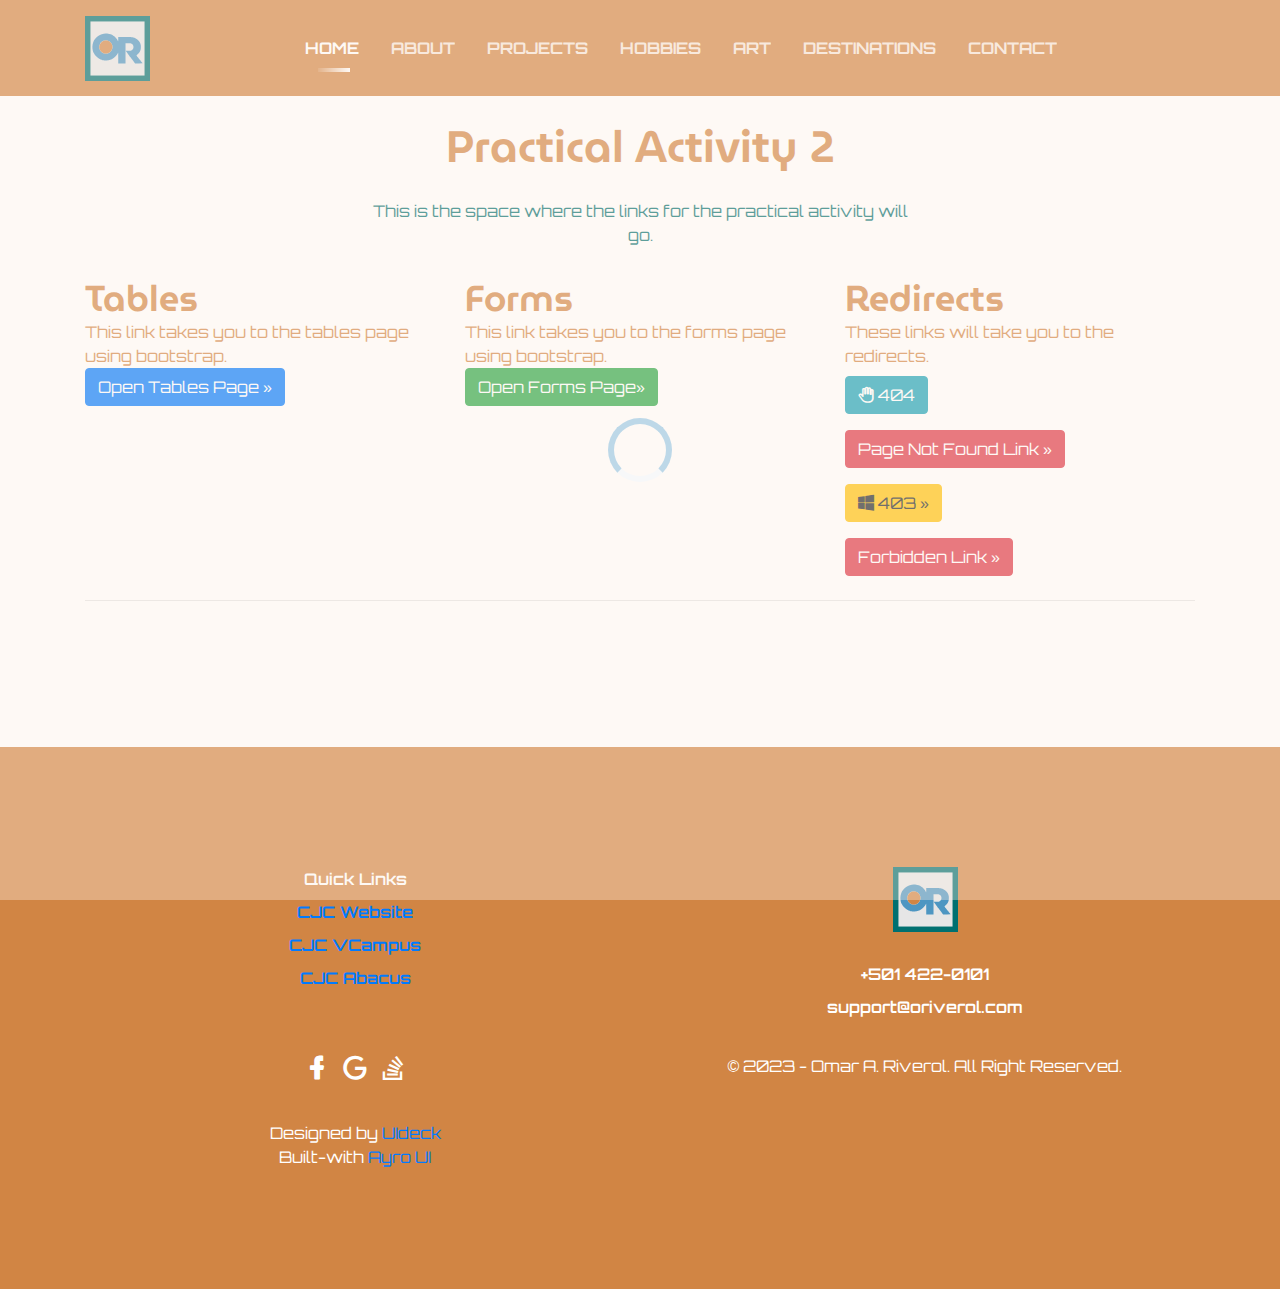
<file: projects/pa2/index.html>
<!doctype html>
<html class="no-js" lang="en">

<head>
    <meta charset="utf-8">
    
    <!--====== Title ======-->
    <title>CS210 - Omar Riverol</title>
    
    <meta name="description" content="">
    <meta name="viewport" content="width=device-width, initial-scale=1">

    <!--====== Favicon Icon ======-->
    <link rel="shortcut icon" href="../../assets/images/favicon.png" type="image/png">
        
    <!--====== Magnific Popup CSS ======-->
    <link rel="stylesheet" href="../../assets/css/magnific-popup.css">
        
    <!--====== Slick CSS ======-->
    <link rel="stylesheet" href="../../assets/css/slick.css">
        
    <!--====== Line Icons CSS ======-->
    <link rel="stylesheet" href="../../assets/css/LineIcons.css">
        
    <!--====== Bootstrap CSS ======-->
    <link rel="stylesheet" href="../../assets/css/bootstrap.min.css">
    
    <!--====== Default CSS ======-->
    <link rel="stylesheet" href="../../assets/css/default.css">
    
    <!--====== Style CSS ======-->
    <link rel="stylesheet" href="../../assets/css/style.css">
    
</head>

<body>
    <!--[if IE]>
    <p class="browserupgrade">You are using an <strong>outdated</strong> browser. Please <a href="https://browsehappy.com/">upgrade your browser</a> to improve your experience and security.</p>
  <![endif]-->   
    <!--====== PRELOADER PART START ======-->
    <div class="preloader">
        <div class="loader">
            <div class="ytp-spinner">
                <div class="ytp-spinner-container">
                    <div class="ytp-spinner-rotator">
                        <div class="ytp-spinner-left">
                            <div class="ytp-spinner-circle"></div>
                        </div>
                        <div class="ytp-spinner-right">
                            <div class="ytp-spinner-circle"></div>
                        </div>
                    </div>
                </div>
            </div>
        </div>
    </div>

    <!--====== PRELOADER PART ENDS ======-->
    
    <!--====== NAVBAR TWO PART START ======-->

    <section class="navbar-area">
        <div class="container">
            <div class="row">
                <div class="col-lg-12">
                    <nav class="navbar navbar-expand-lg">
                       
                        <a class="navbar-brand" href="#">
                            <img src="../../assets/images/logo.svg" alt="Logo">
                        </a>
                        
                        <button class="navbar-toggler" type="button" data-toggle="collapse" data-target="#navbarTwo" aria-controls="navbarTwo" aria-expanded="false" aria-label="Toggle navigation">
                            <span class="toggler-icon"></span>
                            <span class="toggler-icon"></span>
                            <span class="toggler-icon"></span>
                        </button>

                        <div class="collapse navbar-collapse sub-menu-bar" id="navbarTwo">
                            <ul class="navbar-nav m-auto">
                                <li class="nav-item active"><a class="page-scroll" href="http://cs210.byethost33.com/">Home</a></li>
                                <li class="nav-item"><a class="page-scroll" href="http://cs210.byethost33.com/#about">About</a></li>
                                <li class="nav-item"><a class="page-scroll" href="http://cs210.byethost33.com/#projects">Projects</a></li>
                                <li class="nav-item"><a class="page-scroll" href="http://cs210.byethost33.com/#hobbies">Hobbies</a></li>
                                <li class="nav-item"><a class="page-scroll" href="http://cs210.byethost33.com/#art">Art</a></li>
                                <li class="nav-item"><a class="page-scroll" href="http://cs210.byethost33.com/#destinations">Destinations</a></li>
                                <li class="nav-item"><a class="page-scroll" href="http://cs210.byethost33.com/#contact">Contact</a></li>
                            </ul>
                        </div>
                    </nav> <!-- navbar -->
                </div>
            </div> <!-- row -->
        </div> <!-- container -->
    </section>

    <!--====== NAVBAR TWO PART ENDS ======-->
    
    <!--====== TEAM START ======-->

    <section id="destinations" class="team-area pt-120 pb-130">
        <div class="container">
            <div class="row justify-content-center">
                <div class="col-lg-6 col-md-10">
                    <div class="section-title text-center pb-30">
                        <h3 class="title">Practical Activity 2</h3>
                        <p class="text">This is the space where the links for the practical activity will go.</p>
                    </div> <!-- section title -->
                </div>
            </div> <!-- row -->
            <div class="row">
                <div class="col-md-4">
                    <h2>Tables</h2>
                    <p>This link takes you to the tables page using bootstrap.</p>
                    <p><a class="btn btn-primary" href="./tables.html" role="button">Open Tables Page &raquo;</a></p>
                </div>
                <div class="col-md-4">
                    <h2>Forms</h2>
                    <p>This link takes you to the forms page using bootstrap.</p>
                    <p><a class="btn btn-success" href="./forms.html" role="button">Open Forms Page&raquo;</a></p>
                </div>
                <div class="col-md-4">
                    <h2>Redirects</h2>
                    <p>These links will take you to the redirects.</p>
                    <p><a class="btn btn-info mt-2 mb-2" href="./404.html" role="button"><i class="lni lni-hand"></i> 404</a></p>
                    <p><a class="btn btn-danger mt-2 mb-2" href="./hello.html" role="button">Page Not Found Link &raquo;</a></p>
                    <p><a class="btn btn-warning mt-2 mb-2" href="./403.html" role="button"><i class="lni lni-windows"></i> 403 &raquo;</a></p>
                    <p><a class="btn btn-danger mt-2 mb-2" href="./forbidden.html" role="button">Forbidden Link &raquo;</a></p>
                </div>
            </div>

            <hr>
            
        </div> <!-- container -->
    </section>

    <!--====== TEAM  ENDS ======-->
    
    <!--====== FOOTER PART START ======-->

    <section class="footer-area footer-dark">
        <div class="container">
            <div class="row justify-content-center">                
                <div class="col-lg-6">                    
                    <div class="footer-support text-center">
                        <span class="number">Quick Links</span>
                        <span class="text"><a href="https://cjc.edu.bz" target="_blank" rel="nofollow">CJC Website</a></span>
                        <span class="text"><a href="https://cjc.edu.bz" target="_blank" rel="nofollow">CJC VCampus</a></span>
                        <span class="text"><a href="https://cjc.edu.bz" target="_blank" rel="nofollow">CJC Abacus</a></span>
                    </div>
                    <ul class="social text-center mt-60">
                        <li><a href="https://facebook.com"><i class="lni lni-facebook-filled"></i></a></li>
                        <li><a href="https://google.com"><i class="lni lni-google"></i></a></li>
                        <li><a href="https://stackoverflow.com"><i class="lni lni-stackoverflow"></i></a></li>
                    </ul> <!-- social -->
                    <div class="copyright text-center mt-35">
                        <p class="text">Designed by <a href="https://uideck.com" rel="nofollow">UIdeck</a></p>
                        <p class="text">Built-with <a rel="nofollow" href="https://ayroui.com">Ayro UI</a> </p>
                    </div>
                </div>
                <div class="col-lg-6">
                    <div class="footer-logo text-center">
                        <a class="mt-30" href="index.html"><img src="../../assets/images/logo.svg" alt="Logo"></a>
                    </div> <!-- footer logo -->                    
                    <div class="footer-support text-center">
                        <span class="number">+501 422-0101</span>
                        <span class="mail">support@oriverol.com</span>
                    </div>
                    <div class="copyright text-center mt-35">
                        <p class="text">&copy; 2023 - Omar A. Riverol. All Right Reserved.</p>
                    </div> <!--  copyright -->
                </div>
            </div> <!-- row -->
        </div> <!-- container -->
    </section>

    <!--====== FOOTER PART ENDS ======-->
    
    <!--====== BACK TOP TOP PART START ======-->

    <a href="#" class="back-to-top"><i class="lni lni-chevron-up"></i></a>

    <!--====== BACK TOP TOP PART ENDS ======-->    

    <!--====== PART START ======-->

<!--
    <section class="">
        <div class="container">
            <div class="row">
                <div class="col-lg-">
                    
                </div>
            </div>
        </div>
    </section>
-->

    <!--====== PART ENDS ======-->




    <!--====== Jquery js ======-->
    <script src="../../assets/js/vendor/jquery-1.12.4.min.js"></script>
    <script src="../../assets/js/vendor/modernizr-3.7.1.min.js"></script>
    
    <!--====== Bootstrap js ======-->
    <script src="../../assets/js/popper.min.js"></script>
    <script src="../../assets/js/bootstrap.min.js"></script>
    
    <!--====== Slick js ======-->
    <script src="../../assets/js/slick.min.js"></script>
    
    <!--====== Magnific Popup js ======-->
    <script src="../../assets/js/jquery.magnific-popup.min.js"></script>
    
    <!--====== Ajax Contact js ======-->
    <script src="../../assets/js/ajax-contact.js"></script>
    
    <!--====== Isotope js ======-->
    <script src="../../assets/js/imagesloaded.pkgd.min.js"></script>
    <script src="../../assets/js/isotope.pkgd.min.js"></script>
    
    <!--====== Scrolling Nav js ======-->
    <script src="../../assets/js/jquery.easing.min.js"></script>
    <script src="../../assets/js/scrolling-nav.js"></script>
    
    <!--====== Main js ======-->
    <script src="../../assets/js/main.js"></script>
    
</body>

</html>
</file>
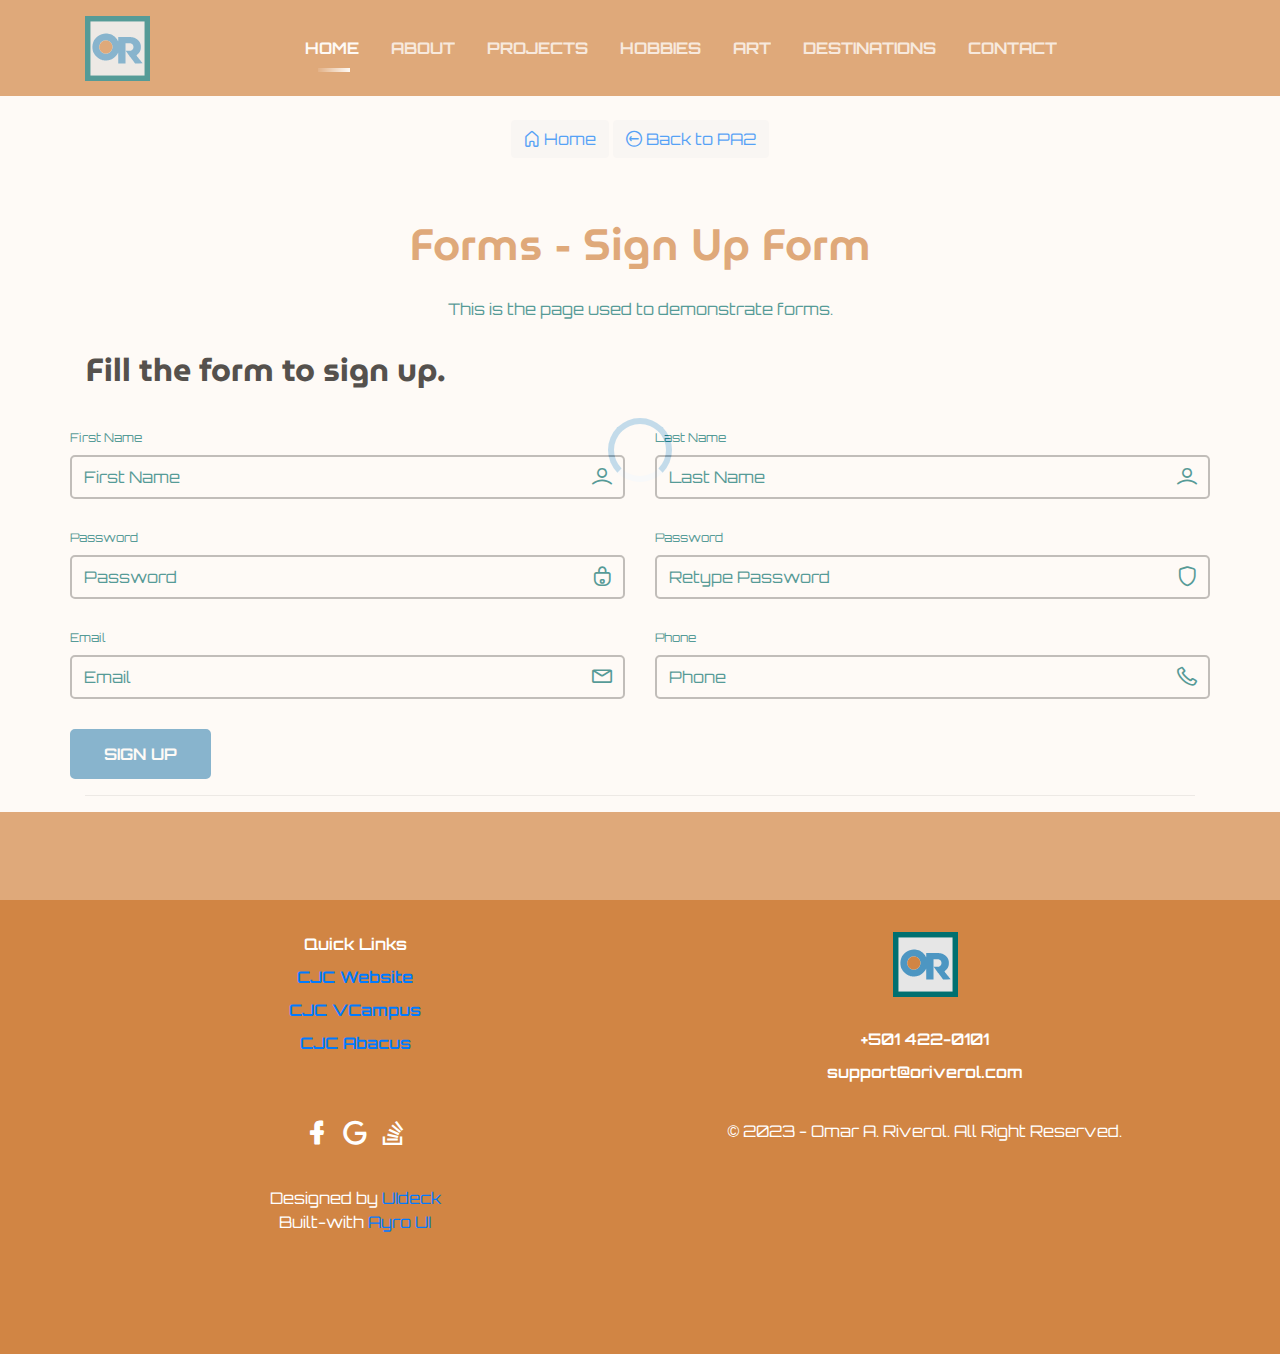
<file: projects/pa2/forms.html>
<!doctype html>
<html class="no-js" lang="en">

<head>
    <meta charset="utf-8">
    
    <!--====== Title ======-->
    <title>CS210 - Omar Riverol</title>
    
    <meta name="description" content="">
    <meta name="viewport" content="width=device-width, initial-scale=1">

    <!--====== Favicon Icon ======-->
    <link rel="shortcut icon" href="../../assets/images/favicon.png" type="image/png">
        
    <!--====== Magnific Popup CSS ======-->
    <link rel="stylesheet" href="../../assets/css/magnific-popup.css">
        
    <!--====== Slick CSS ======-->
    <link rel="stylesheet" href="../../assets/css/slick.css">
        
    <!--====== Line Icons CSS ======-->
    <link rel="stylesheet" href="../../assets/css/LineIcons.css">
        
    <!--====== Bootstrap CSS ======-->
    <link rel="stylesheet" href="../../assets/css/bootstrap.min.css">
    
    <!--====== Default CSS ======-->
    <link rel="stylesheet" href="../../assets/css/default.css">
    
    <!--====== Style CSS ======-->
    <link rel="stylesheet" href="../../assets/css/style.css">
    
</head>

<body>
    <!--[if IE]>
    <p class="browserupgrade">You are using an <strong>outdated</strong> browser. Please <a href="https://browsehappy.com/">upgrade your browser</a> to improve your experience and security.</p>
  <![endif]-->   
    <!--====== PRELOADER PART START ======-->
    <div class="preloader">
        <div class="loader">
            <div class="ytp-spinner">
                <div class="ytp-spinner-container">
                    <div class="ytp-spinner-rotator">
                        <div class="ytp-spinner-left">
                            <div class="ytp-spinner-circle"></div>
                        </div>
                        <div class="ytp-spinner-right">
                            <div class="ytp-spinner-circle"></div>
                        </div>
                    </div>
                </div>
            </div>
        </div>
    </div>

    <!--====== PRELOADER PART ENDS ======-->
    
    <!--====== NAVBAR TWO PART START ======-->

    <section class="navbar-area">
        <div class="container">
            <div class="row">
                <div class="col-lg-12">
                    <nav class="navbar navbar-expand-lg">
                       
                        <a class="navbar-brand" href="#">
                            <img src="../../assets/images/logo.svg" alt="Logo">
                        </a>
                        
                        <button class="navbar-toggler" type="button" data-toggle="collapse" data-target="#navbarTwo" aria-controls="navbarTwo" aria-expanded="false" aria-label="Toggle navigation">
                            <span class="toggler-icon"></span>
                            <span class="toggler-icon"></span>
                            <span class="toggler-icon"></span>
                        </button>

                        <div class="collapse navbar-collapse sub-menu-bar" id="navbarTwo">
                            <ul class="navbar-nav m-auto">
                                <li class="nav-item active"><a class="page-scroll" href="http://cs210.byethost33.com/">Home</a></li>
                                <li class="nav-item"><a class="page-scroll" href="http://cs210.byethost33.com/#about">About</a></li>
                                <li class="nav-item"><a class="page-scroll" href="http://cs210.byethost33.com/#projects">Projects</a></li>
                                <li class="nav-item"><a class="page-scroll" href="http://cs210.byethost33.com/#hobbies">Hobbies</a></li>
                                <li class="nav-item"><a class="page-scroll" href="http://cs210.byethost33.com/#art">Art</a></li>
                                <li class="nav-item"><a class="page-scroll" href="http://cs210.byethost33.com/#destinations">Destinations</a></li>
                                <li class="nav-item"><a class="page-scroll" href="http://cs210.byethost33.com/#contact">Contact</a></li>
                            </ul>
                        </div>
                    </nav> <!-- navbar -->
                </div>
            </div> <!-- row -->
        </div> <!-- container -->
    </section>

    <!--====== NAVBAR TWO PART ENDS ======-->
    
    <!--====== TEAM START ======-->

    <section id="destinations" class="team-area pt-120">
        <div class="container">
            <div class="section-title text-center mb-60">
                <button type="button" class="btn btn-light"><a href="http://cs210.byethost33.com/"><i class="lni lni-home"></i> Home</a></button>
                <button type="button" class="btn btn-light"><a href="http://cs210.byethost33.com/projects/pa2/"><i class="lni lni-arrow-left-circle"></i> Back to PA2</a></button>
            </div>
            <div class="row justify-content-center">
                <div class="col-lg-6 col-md-10">
                    <div class="section-title text-center pb-30">
                        <h3 class="title">Forms - Sign Up Form</h3>
                        <p class="text">This is the page used to demonstrate forms.</p>
                    </div> <!-- section title -->
                </div>                
            </div> <!-- row -->
            
            <div class="row">
                <div class="contact-wrapper form-style-two">
                    <h4 class="contact-title pb-10"><i class="lni lni-admin"></i> Fill the form to sign up.</h4>
                    
                    <form id="contact-form" action="assets/contact.php" method="post">
                        <div class="row">
                            <div class="col-md-6">
                                <div class="form-input mt-25">
                                    <label>First Name</label>
                                    <div class="input-items default">
                                        <input name="fname" type="text" placeholder="First Name">
                                        <i class="lni lni-user"></i>
                                    </div>
                                </div> <!-- form input -->
                            </div>
                            <div class="col-md-6">
                                <div class="form-input mt-25">
                                    <label>Last Name</label>
                                    <div class="input-items default">
                                        <input name="lname" type="text" placeholder="Last Name">
                                        <i class="lni lni-user"></i>
                                    </div>
                                </div> <!-- form input -->
                            </div>
                            <div class="col-md-6">
                                <div class="form-input mt-25">
                                    <label>Password</label>
                                    <div class="input-items default">
                                        <input name="password1" type="password" placeholder="Password">
                                        <i class="lni lni-lock"></i>
                                    </div>
                                </div> <!-- form input -->
                            </div>
                            <div class="col-md-6">
                                <div class="form-input mt-25">
                                    <label>Password</label>
                                    <div class="input-items default">
                                        <input name="password2" type="password" placeholder="Retype Password">
                                        <i class="lni lni-shield"></i>
                                    </div>
                                </div> <!-- form input -->
                            </div>                            
                            <div class="col-md-6">
                                <div class="form-input mt-25">
                                    <label>Email</label>
                                    <div class="input-items default">
                                        <input type="email" name="email" placeholder="Email">
                                        <i class="lni lni-envelope"></i>
                                    </div>
                                </div> <!-- form input -->
                            </div>
                            <div class="col-md-6">
                                <div class="form-input mt-25">
                                    <label>Phone</label>
                                    <div class="input-items default">
                                        <input type="phone" name="phone" placeholder="Phone">
                                        <i class="lni lni-phone"></i>
                                    </div>
                                </div> <!-- form input -->
                            </div>
                            <p class="form-message"></p>
                            <div class="col-md-12">
                                <div class="form-input light-rounded-buttons mt-30">
                                    <button class="main-btn light-rounded-two">Sign Up</button>
                                </div> <!-- form input -->
                            </div>
                        </div> <!-- row -->
                    </form>
                </div>
                
            </div>

            <hr>
            
        </div> <!-- container -->
    </section>

    <!--====== TEAM  ENDS ======-->
    
    <!--====== FOOTER PART START ======-->

    <section class="footer-area footer-dark">
        <div class="container">
            <div class="row justify-content-center">                
                <div class="col-lg-6">                    
                    <div class="footer-support text-center">
                        <span class="number">Quick Links</span>
                        <span class="text"><a href="https://cjc.edu.bz" target="_blank" rel="nofollow">CJC Website</a></span>
                        <span class="text"><a href="https://cjc.edu.bz" target="_blank" rel="nofollow">CJC VCampus</a></span>
                        <span class="text"><a href="https://cjc.edu.bz" target="_blank" rel="nofollow">CJC Abacus</a></span>
                    </div>
                    <ul class="social text-center mt-60">
                        <li><a href="https://facebook.com"><i class="lni lni-facebook-filled"></i></a></li>
                        <li><a href="https://google.com"><i class="lni lni-google"></i></a></li>
                        <li><a href="https://stackoverflow.com"><i class="lni lni-stackoverflow"></i></a></li>
                    </ul> <!-- social -->
                    <div class="copyright text-center mt-35">
                        <p class="text">Designed by <a href="https://uideck.com" rel="nofollow">UIdeck</a></p>
                        <p class="text">Built-with <a rel="nofollow" href="https://ayroui.com">Ayro UI</a> </p>
                    </div>
                </div>
                <div class="col-lg-6">
                    <div class="footer-logo text-center">
                        <a class="mt-30" href="index.html"><img src="../../assets/images/logo.svg" alt="Logo"></a>
                    </div> <!-- footer logo -->                    
                    <div class="footer-support text-center">
                        <span class="number">+501 422-0101</span>
                        <span class="mail">support@oriverol.com</span>
                    </div>
                    <div class="copyright text-center mt-35">
                        <p class="text">&copy; 2023 - Omar A. Riverol. All Right Reserved.</p>
                    </div> <!--  copyright -->
                </div>
            </div> <!-- row -->
        </div> <!-- container -->
    </section>

    <!--====== FOOTER PART ENDS ======-->
    
    <!--====== BACK TOP TOP PART START ======-->

    <a href="#" class="back-to-top"><i class="lni lni-chevron-up"></i></a>

    <!--====== BACK TOP TOP PART ENDS ======-->    

    <!--====== PART START ======-->

<!--
    <section class="">
        <div class="container">
            <div class="row">
                <div class="col-lg-">
                    
                </div>
            </div>
        </div>
    </section>
-->

    <!--====== PART ENDS ======-->




    <!--====== Jquery js ======-->
    <script src="../../assets/js/vendor/jquery-1.12.4.min.js"></script>
    <script src="../../assets/js/vendor/modernizr-3.7.1.min.js"></script>
    
    <!--====== Bootstrap js ======-->
    <script src="../../assets/js/popper.min.js"></script>
    <script src="../../assets/js/bootstrap.min.js"></script>
    
    <!--====== Slick js ======-->
    <script src="../../assets/js/slick.min.js"></script>
    
    <!--====== Magnific Popup js ======-->
    <script src="../../assets/js/jquery.magnific-popup.min.js"></script>
    
    <!--====== Ajax Contact js ======-->
    <script src="../../assets/js/ajax-contact.js"></script>
    
    <!--====== Isotope js ======-->
    <script src="../../assets/js/imagesloaded.pkgd.min.js"></script>
    <script src="../../assets/js/isotope.pkgd.min.js"></script>
    
    <!--====== Scrolling Nav js ======-->
    <script src="../../assets/js/jquery.easing.min.js"></script>
    <script src="../../assets/js/scrolling-nav.js"></script>
    
    <!--====== Main js ======-->
    <script src="../../assets/js/main.js"></script>
    
</body>

</html>
</file>
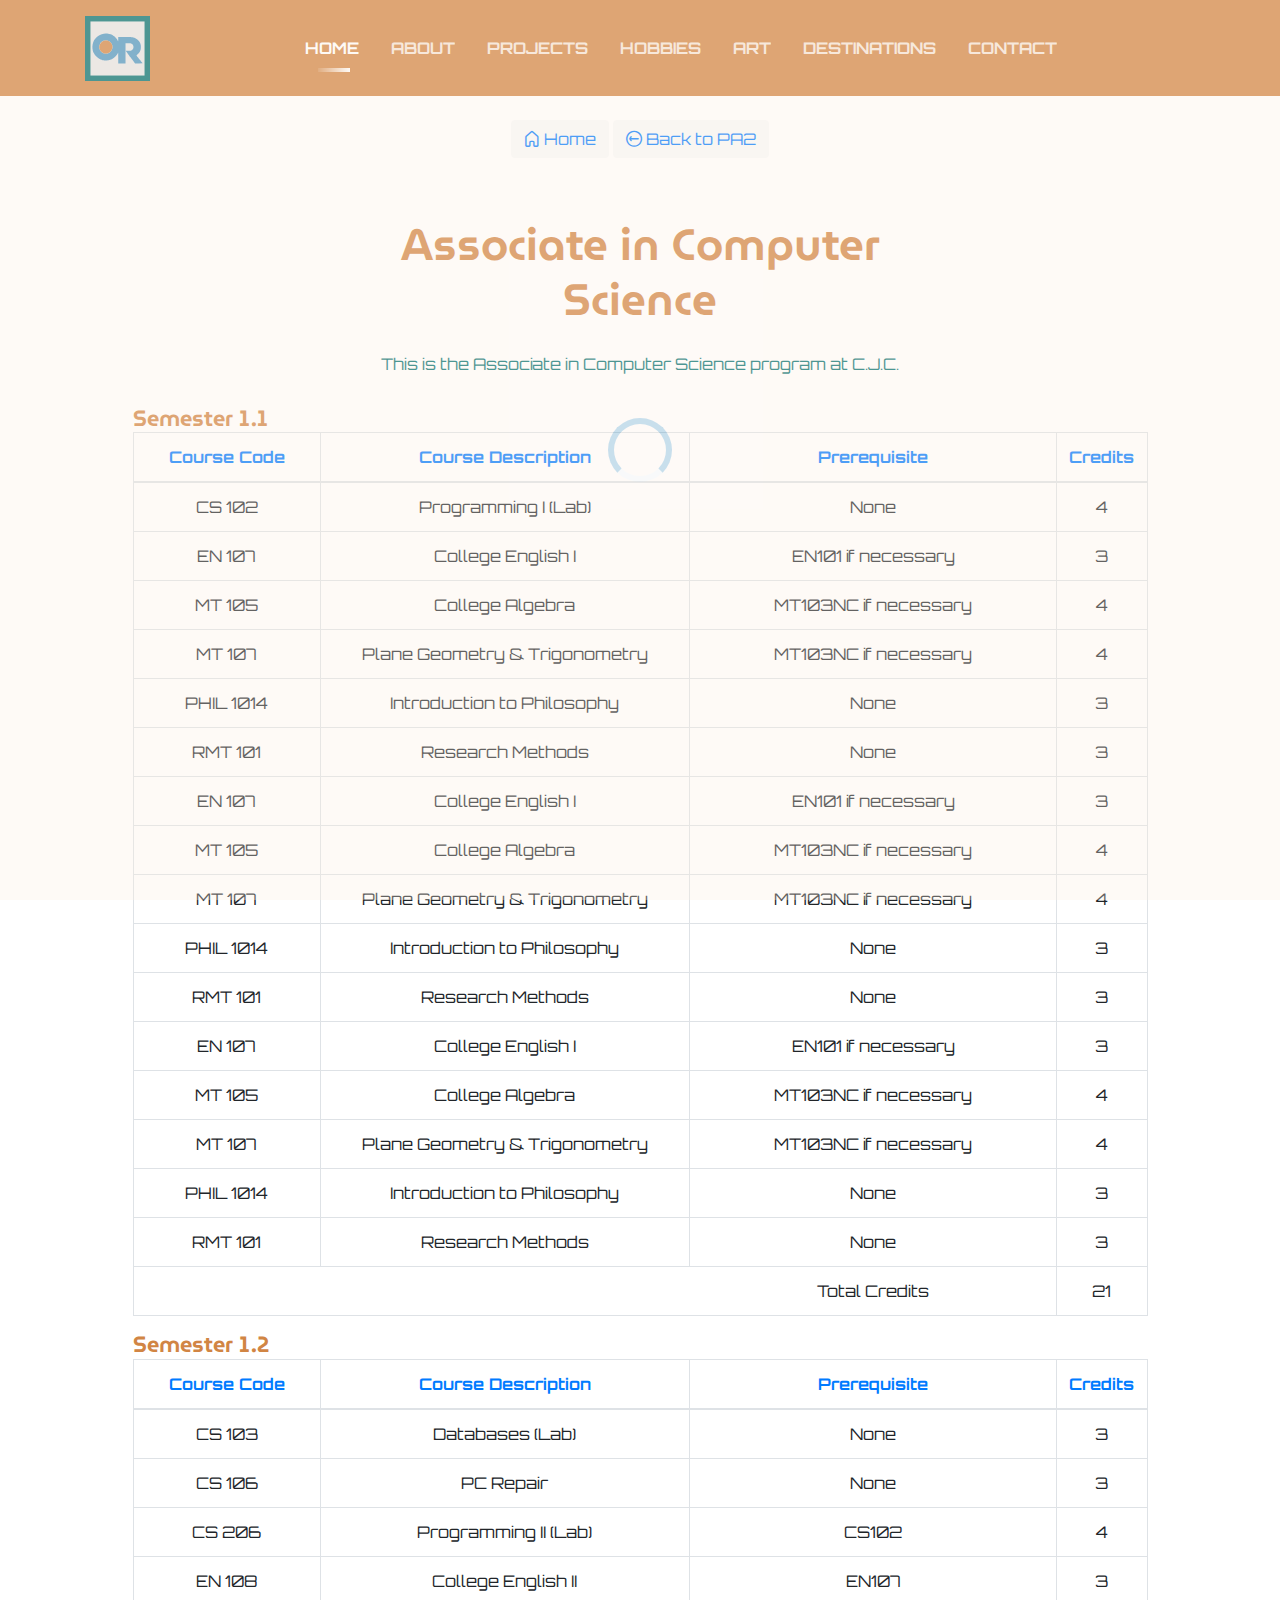
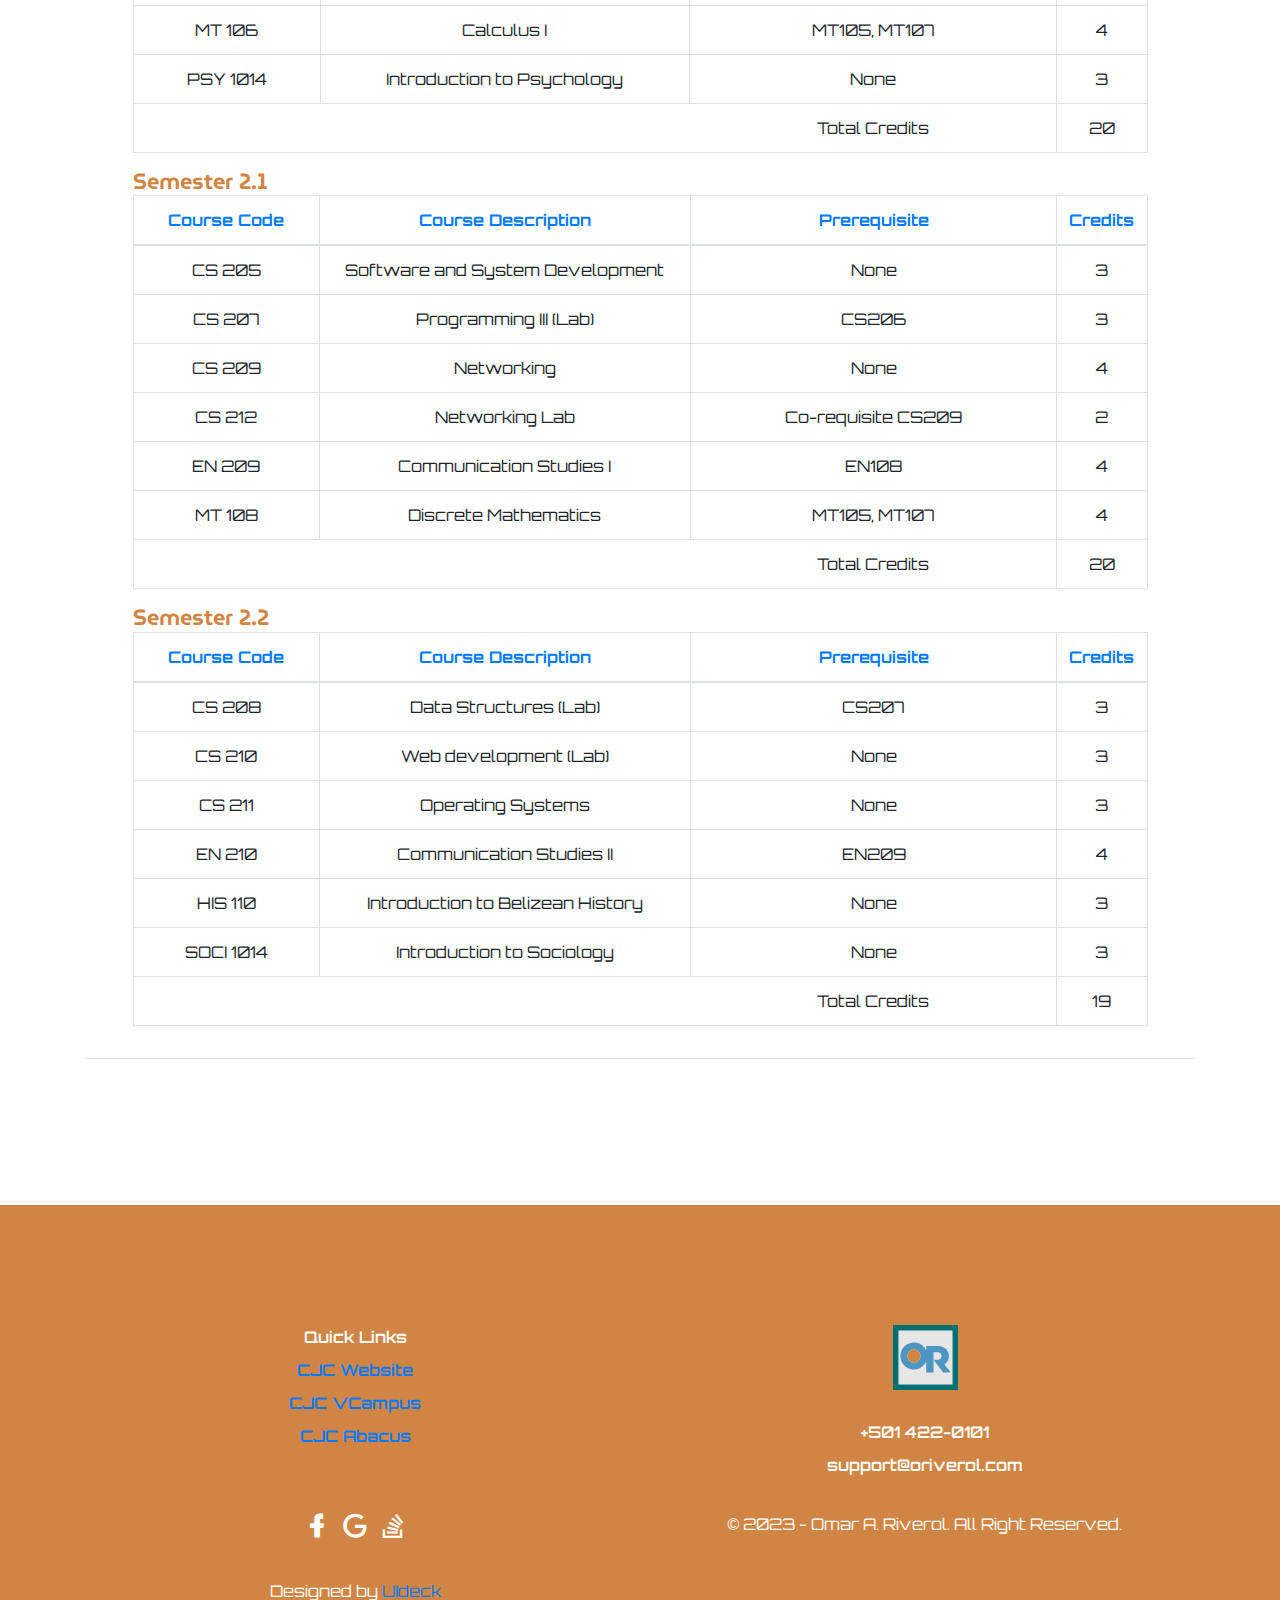
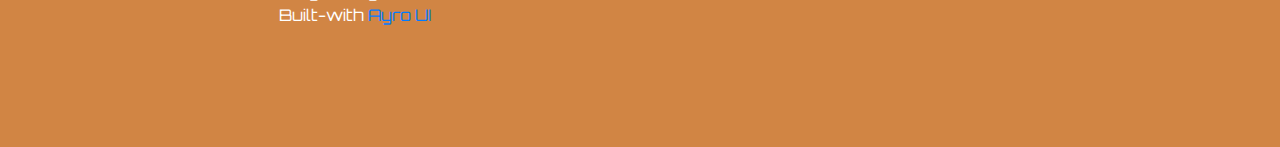
<file: projects/pa2/tables.html>
<!doctype html>
<html class="no-js" lang="en">

<head>
    <meta charset="utf-8">
    
    <!--====== Title ======-->
    <title>CS210 - Omar Riverol</title>
    
    <meta name="description" content="">
    <meta name="viewport" content="width=device-width, initial-scale=1">

    <!--====== Favicon Icon ======-->
    <link rel="shortcut icon" href="../../assets/images/favicon.png" type="image/png">
        
    <!--====== Magnific Popup CSS ======-->
    <link rel="stylesheet" href="../../assets/css/magnific-popup.css">
        
    <!--====== Slick CSS ======-->
    <link rel="stylesheet" href="../../assets/css/slick.css">
        
    <!--====== Line Icons CSS ======-->
    <link rel="stylesheet" href="../../assets/css/LineIcons.css">
        
    <!--====== Bootstrap CSS ======-->
    <link rel="stylesheet" href="../../assets/css/bootstrap.min.css">
    
    <!--====== Default CSS ======-->
    <link rel="stylesheet" href="../../assets/css/default.css">
    
    <!--====== Style CSS ======-->
    <link rel="stylesheet" href="../../assets/css/style.css">

    <!--====== Datatables CSS include ======-->
    <link rel="stylesheet" href="//cdn.datatables.net/1.13.2/css/jquery.dataTables.min.css">

    <!-- Add icon library -->
    <link rel="stylesheet" href="https://cdnjs.cloudflare.com/ajax/libs/font-awesome/4.7.0/css/font-awesome.min.css">
    
</head>

<body>
    <!--[if IE]>
    <p class="browserupgrade">You are using an <strong>outdated</strong> browser. Please <a href="https://browsehappy.com/">upgrade your browser</a> to improve your experience and security.</p>
  <![endif]-->
   
    <!--====== PRELOADER PART START ======-->

    <div class="preloader">
        <div class="loader">
            <div class="ytp-spinner">
                <div class="ytp-spinner-container">
                    <div class="ytp-spinner-rotator">
                        <div class="ytp-spinner-left">
                            <div class="ytp-spinner-circle"></div>
                        </div>
                        <div class="ytp-spinner-right">
                            <div class="ytp-spinner-circle"></div>
                        </div>
                    </div>
                </div>
            </div>
        </div>
    </div>

    <!--====== PRELOADER PART ENDS ======-->
    
    <!--====== NAVBAR TWO PART START ======-->

    <section class="navbar-area">
        <div class="container">
            <div class="row">
                <div class="col-lg-12">
                    <nav class="navbar navbar-expand-lg">
                       
                        <a class="navbar-brand" href="http://cs210.byethost33.com/">
                            <img src="../../assets/images/logo.svg" alt="Logo">
                        </a>
                        
                        <button class="navbar-toggler" type="button" data-toggle="collapse" data-target="#navbarTwo" aria-controls="navbarTwo" aria-expanded="false" aria-label="Toggle navigation">
                            <span class="toggler-icon"></span>
                            <span class="toggler-icon"></span>
                            <span class="toggler-icon"></span>
                        </button>

                        <div class="collapse navbar-collapse sub-menu-bar" id="navbarTwo">
                            <ul class="navbar-nav m-auto">
                                <li class="nav-item active"><a class="page-scroll" href="http://cs210.byethost33.com/">Home</a></li>
                                <li class="nav-item"><a class="page-scroll" href="http://cs210.byethost33.com/#about">About</a></li>
                                <li class="nav-item"><a class="page-scroll" href="http://cs210.byethost33.com/#projects">Projects</a></li>
                                <li class="nav-item"><a class="page-scroll" href="http://cs210.byethost33.com/#hobbies">Hobbies</a></li>
                                <li class="nav-item"><a class="page-scroll" href="http://cs210.byethost33.com/#art">Art</a></li>
                                <li class="nav-item"><a class="page-scroll" href="http://cs210.byethost33.com/#destinations">Destinations</a></li>
                                <li class="nav-item"><a class="page-scroll" href="http://cs210.byethost33.com/#contact">Contact</a></li>
                            </ul>
                        </div>
                    </nav> <!-- navbar -->
                </div>
            </div> <!-- row -->
        </div> <!-- container -->
    </section>

    <!--====== NAVBAR TWO PART ENDS ======-->
        
    <!--====== TEAM START ======-->

    <section id="destinations" class="team-area pt-120 pb-130">
        <div class="container">
            <div class="section-title text-center mb-60">
                <button type="button" class="btn btn-light"><a href="http://cs210.byethost33.com/"><i class="lni lni-home"></i> Home</a></button>
                <button type="button" class="btn btn-light"><a href="http://cs210.byethost33.com/projects/pa2/"><i class="lni lni-arrow-left-circle"></i> Back to PA2</a></button>
            </div>
            <!--====== html for bootstrap buttons with icons. ======-->            

            <div class="row justify-content-center">
                <div class="col-lg-6 col-md-10">
                    <div class="section-title text-center pb-30">
                        <h3 class="title">Associate in Computer Science</h3>
                        <p class="text">This is the Associate in Computer Science program at C.J.C.</p>
                    </div> <!-- section title -->
                </div>
            </div> <!-- row -->
            <div class="row">
                <div class="col-md-11 mx-auto">
                    <h4 class="title text-left mb-0">Semester 1.1</h4>
                    <div class="table-responsive">
                        <table  id="table_id"  class="table table-bordered text-center">
                            <thead style="border-top: 1px solid #ddd;">
                                <tr>
                                    <th class="text-primary" style="width: 20%;">Course Code</th>
                                    <th class="text-primary" style="width: 40%;">Course Description</th>
                                    <th class="text-primary" style="width: 40%;">Prerequisite</th>
                                    <th class="text-primary" style="width: 20%;">Credits</th>
                                </tr>
                            </thead>
                            <tbody>
                                                                            <tr>
                                        <td>CS 102</td>
                                        <td>Programming I (Lab)</td>
                                        <td>None</td>
                                        <td>4</td>
                                    </tr>
                                                                            <tr>
                                        <td>EN 107</td>
                                        <td>College English I</td>
                                        <td>EN101 if necessary</td>
                                        <td>3</td>
                                    </tr>
                                                                            <tr>
                                        <td>MT 105</td>
                                        <td>College Algebra</td>
                                        <td>MT103NC if necessary</td>
                                        <td>4</td>
                                    </tr>
                                                                            <tr>
                                        <td>MT 107</td>
                                        <td>Plane Geometry & Trigonometry</td>
                                        <td>MT103NC if necessary</td>
                                        <td>4</td>
                                    </tr>
                                                                            <tr>
                                        <td>PHIL 1014</td>
                                        <td>Introduction to Philosophy</td>
                                        <td>None</td>
                                        <td>3</td>
                                    </tr>
                                                                            <tr>
                                        <td>RMT 101</td>
                                        <td>Research Methods</td>
                                        <td>None</td>
                                        <td>3</td>
                                    </tr>
                                    <tr>
                                        <td>EN 107</td>
                                        <td>College English I</td>
                                        <td>EN101 if necessary</td>
                                        <td>3</td>
                                    </tr>
                                                                            <tr>
                                        <td>MT 105</td>
                                        <td>College Algebra</td>
                                        <td>MT103NC if necessary</td>
                                        <td>4</td>
                                    </tr>
                                                                            <tr>
                                        <td>MT 107</td>
                                        <td>Plane Geometry & Trigonometry</td>
                                        <td>MT103NC if necessary</td>
                                        <td>4</td>
                                    </tr>
                                                                            <tr>
                                        <td>PHIL 1014</td>
                                        <td>Introduction to Philosophy</td>
                                        <td>None</td>
                                        <td>3</td>
                                    </tr>
                                                                            <tr>
                                        <td>RMT 101</td>
                                        <td>Research Methods</td>
                                        <td>None</td>
                                        <td>3</td>
                                    </tr>
                                    <tr>
                                        <td>EN 107</td>
                                        <td>College English I</td>
                                        <td>EN101 if necessary</td>
                                        <td>3</td>
                                    </tr>
                                                                            <tr>
                                        <td>MT 105</td>
                                        <td>College Algebra</td>
                                        <td>MT103NC if necessary</td>
                                        <td>4</td>
                                    </tr>
                                                                            <tr>
                                        <td>MT 107</td>
                                        <td>Plane Geometry & Trigonometry</td>
                                        <td>MT103NC if necessary</td>
                                        <td>4</td>
                                    </tr>
                                                                            <tr>
                                        <td>PHIL 1014</td>
                                        <td>Introduction to Philosophy</td>
                                        <td>None</td>
                                        <td>3</td>
                                    </tr>
                                                                            <tr>
                                        <td>RMT 101</td>
                                        <td>Research Methods</td>
                                        <td>None</td>
                                        <td>3</td>
                                    </tr>
                                                                    </tbody>
                            <tfoot>
                                <tr>
                                    <td style="border-right: none;"></td>
                                    <td style="border-right: none; border-left: none;"></td>
                                    <td style="border-left: none;">Total Credits</td>
                                    <td>21</td>
                                </tr>
                            </tfoot>
                        </table>
                    </div>
                </div>
            </div>
                            <div class="row">
                <div class="col-md-11 mx-auto">
                    <h4 class="title text-left mb-0">Semester 1.2</h4>
                    <div class="table-responsive">
                        <table id="table_id2" class="table table-bordered text-center">
                            <thead style="border-top: 1px solid #ddd;">
                                <tr>
                                    <th class="text-primary" style="width: 20%;">Course Code</th>
                                    <th class="text-primary" style="width: 40%;">Course Description</th>
                                    <th class="text-primary" style="width: 40%;">Prerequisite</th>
                                    <th class="text-primary" style="width: 20%;">Credits</th>
                                </tr>
                            </thead>
                            <tbody>
                                                                            <tr>
                                        <td>CS 103</td>
                                        <td>Databases (Lab)</td>
                                        <td>None</td>
                                        <td>3</td>
                                    </tr>
                                                                            <tr>
                                        <td>CS 106</td>
                                        <td>PC Repair</td>
                                        <td>None</td>
                                        <td>3</td>
                                    </tr>
                                                                            <tr>
                                        <td>CS 206</td>
                                        <td>Programming II (Lab)</td>
                                        <td>CS102</td>
                                        <td>4</td>
                                    </tr>
                                                                            <tr>
                                        <td>EN 108</td>
                                        <td>College English II</td>
                                        <td>EN107</td>
                                        <td>3</td>
                                    </tr>
                                                                            <tr>
                                        <td>MT 106</td>
                                        <td>Calculus I</td>
                                        <td>MT105, MT107</td>
                                        <td>4</td>
                                    </tr>
                                                                            <tr>
                                        <td>PSY 1014</td>
                                        <td>Introduction to Psychology</td>
                                        <td>None</td>
                                        <td>3</td>
                                    </tr>
                                                                    </tbody>
                            <tfoot>
                                <tr>
                                    <td style="border-right: none;"></td>
                                    <td style="border-right: none; border-left: none;"></td>
                                    <td style="border-left: none;">Total Credits</td>
                                    <td>20</td>
                                </tr>
                            </tfoot>
                        </table>
                    </div>
                </div>
            </div>
                            <div class="row">
                <div class="col-md-11 mx-auto">
                    <h4 class="title text-left mb-0">Semester 2.1</h4>
                    <div class="table-responsive">
                        <table class="table table-bordered text-center">
                            <thead style="border-top: 1px solid #ddd;">
                                <tr>
                                    <th class="text-primary" style="width: 20%;">Course Code</th>
                                    <th class="text-primary" style="width: 40%;">Course Description</th>
                                    <th class="text-primary" style="width: 40%;">Prerequisite</th>
                                    <th class="text-primary" style="width: 20%;">Credits</th>
                                </tr>
                            </thead>
                            <tbody>
                                                                            <tr>
                                        <td>CS 205</td>
                                        <td>Software and System Development</td>
                                        <td>None</td>
                                        <td>3</td>
                                    </tr>
                                                                            <tr>
                                        <td>CS 207</td>
                                        <td>Programming III (Lab)</td>
                                        <td>CS206</td>
                                        <td>3</td>
                                    </tr>
                                                                            <tr>
                                        <td>CS 209</td>
                                        <td>Networking</td>
                                        <td>None</td>
                                        <td>4</td>
                                    </tr>
                                                                            <tr>
                                        <td>CS 212</td>
                                        <td>Networking Lab</td>
                                        <td>Co-requisite CS209</td>
                                        <td>2</td>
                                    </tr>
                                                                            <tr>
                                        <td>EN 209</td>
                                        <td>Communication Studies I</td>
                                        <td>EN108</td>
                                        <td>4</td>
                                    </tr>
                                                                            <tr>
                                        <td>MT 108</td>
                                        <td>Discrete Mathematics</td>
                                        <td>MT105, MT107</td>
                                        <td>4</td>
                                    </tr>
                                                                    </tbody>
                            <tfoot>
                                <tr>
                                    <td style="border-right: none;"></td>
                                    <td style="border-right: none; border-left: none;"></td>
                                    <td style="border-left: none;">Total Credits</td>
                                    <td>20</td>
                                </tr>
                            </tfoot>
                        </table>
                    </div>
                </div>
            </div>
                            <div class="row">
                <div class="col-md-11 mx-auto">
                    <h4 class="title text-left mb-0">Semester 2.2</h4>
                    <div class="table-responsive">
                        <table class="table table-bordered text-center">
                            <thead style="border-top: 1px solid #ddd;">
                                <tr>
                                    <th class="text-primary" style="width: 20%;">Course Code</th>
                                    <th class="text-primary" style="width: 40%;">Course Description</th>
                                    <th class="text-primary" style="width: 40%;">Prerequisite</th>
                                    <th class="text-primary" style="width: 20%;">Credits</th>
                                </tr>
                            </thead>
                            <tbody>
                                                                            <tr>
                                        <td>CS 208</td>
                                        <td>Data Structures (Lab)</td>
                                        <td>CS207</td>
                                        <td>3</td>
                                    </tr>
                                                                            <tr>
                                        <td>CS 210</td>
                                        <td>Web development (Lab)</td>
                                        <td>None</td>
                                        <td>3</td>
                                    </tr>
                                                                            <tr>
                                        <td>CS 211</td>
                                        <td>Operating Systems</td>
                                        <td>None</td>
                                        <td>3</td>
                                    </tr>
                                                                            <tr>
                                        <td>EN 210</td>
                                        <td>Communication Studies II</td>
                                        <td>EN209</td>
                                        <td>4</td>
                                    </tr>
                                                                            <tr>
                                        <td>HIS 110</td>
                                        <td>Introduction to Belizean History</td>
                                        <td>None</td>
                                        <td>3</td>
                                    </tr>
                                                                            <tr>
                                        <td>SOCI 1014</td>
                                        <td>Introduction to Sociology</td>
                                        <td>None</td>
                                        <td>3</td>
                                    </tr>
                                                                    </tbody>
                            <tfoot>
                                <tr>
                                    <td style="border-right: none;"></td>
                                    <td style="border-right: none; border-left: none;"></td>
                                    <td style="border-left: none;">Total Credits</td>
                                    <td>19</td>
                                </tr>
                            </tfoot>
                        </table>
                    </div>
                </div>
            </div>

            <hr>
            
        </div> <!-- container -->
    </section>

    <!--====== TEAM  ENDS ======-->
    
    <!--====== FOOTER PART START ======-->

    <section class="footer-area footer-dark">
        <div class="container">
            <div class="row justify-content-center">                
                <div class="col-lg-6">                    
                    <div class="footer-support text-center">
                        <span class="number">Quick Links</span>
                        <span class="text"><a href="https://cjc.edu.bz" target="_blank" rel="nofollow">CJC Website</a></span>
                        <span class="text"><a href="https://cjc.edu.bz" target="_blank" rel="nofollow">CJC VCampus</a></span>
                        <span class="text"><a href="https://cjc.edu.bz" target="_blank" rel="nofollow">CJC Abacus</a></span>
                    </div>
                    <ul class="social text-center mt-60">
                        <li><a href="https://facebook.com"><i class="lni lni-facebook-filled"></i></a></li>
                        <li><a href="https://google.com"><i class="lni lni-google"></i></a></li>
                        <li><a href="https://stackoverflow.com"><i class="lni lni-stackoverflow"></i></a></li>
                    </ul> <!-- social -->
                    <div class="copyright text-center mt-35">
                        <p class="text">Designed by <a href="https://uideck.com" rel="nofollow">UIdeck</a></p>
                        <p class="text">Built-with <a rel="nofollow" href="https://ayroui.com">Ayro UI</a> </p>
                    </div>
                </div>
                <div class="col-lg-6">
                    <div class="footer-logo text-center">
                        <a class="mt-30" href="index.html"><img src="../../assets/images/logo.svg" alt="Logo"></a>
                    </div> <!-- footer logo -->                    
                    <div class="footer-support text-center">
                        <span class="number">+501 422-0101</span>
                        <span class="mail">support@oriverol.com</span>
                    </div>
                    <div class="copyright text-center mt-35">
                        <p class="text">&copy; 2023 - Omar A. Riverol. All Right Reserved.</p>
                    </div> <!--  copyright -->
                </div>
            </div> <!-- row -->
        </div> <!-- container -->
    </section>

    <!--====== FOOTER PART ENDS ======-->
    
    <!--====== BACK TOP TOP PART START ======-->

    <a href="#" class="back-to-top"><i class="lni lni-chevron-up"></i></a>

    <!--====== BACK TOP TOP PART ENDS ======-->    

    <!--====== PART START ======-->

<!--
    <section class="">
        <div class="container">
            <div class="row">
                <div class="col-lg-">
                    
                </div>
            </div>
        </div>
    </section>
-->

    <!--====== PART ENDS ======-->




    <!--====== Jquery js ======-->
    <script src="../../assets/js/vendor/jquery-1.12.4.min.js"></script>
    <script src="../../assets/js/vendor/modernizr-3.7.1.min.js"></script>
    
    <!--====== Bootstrap js ======-->
    <script src="../../assets/js/popper.min.js"></script>
    <script src="../../assets/js/bootstrap.min.js"></script>
    
    <!--====== Slick js ======-->
    <script src="../../assets/js/slick.min.js"></script>
    
    <!--====== Magnific Popup js ======-->
    <script src="../../assets/js/jquery.magnific-popup.min.js"></script>
    
    <!--====== Ajax Contact js ======-->
    <script src="../../assets/js/ajax-contact.js"></script>
    
    <!--====== Isotope js ======-->
    <script src="../../assets/js/imagesloaded.pkgd.min.js"></script>
    <script src="../../assets/js/isotope.pkgd.min.js"></script>
    
    <!--====== Scrolling Nav js ======-->
    <script src="../../assets/js/jquery.easing.min.js"></script>
    <script src="../../assets/js/scrolling-nav.js"></script>
    
    <!--====== Main js ======-->
    <script src="../../assets/js/main.js"></script>

    <!--====== Datatables jQuery include ======-->
    <script src="//cdn.datatables.net/1.13.2/js/jquery.dataTables.min.js"></script>
    
</body>
<!--====== Datatables jQuery code ======-->
<script>
$.extend( $.fn.dataTable.defaults, {
    searching: true,
    ordering:  true
} );

$(document).ready( function () {
    $('#table_id').DataTable();
} );

$(document).ready( function () {
    $('#table_id2').DataTable();
} );
</script>

</html>
</file>
<file: assets/css/default.css>
/* Deafult Margin & Padding */
/*-- Margin Top --*/
.mt-5 {
	margin-top: 5px;
}
.mt-10 {
	margin-top: 10px;
}
.mt-15 {
	margin-top: 15px;
}
.mt-20 {
	margin-top: 20px;
}
.mt-25 {
	margin-top: 25px;
}
.mt-30 {
	margin-top: 30px;
}
.mt-35 {
	margin-top: 35px;
}
.mt-40 {
	margin-top: 40px;
}
.mt-45 {
	margin-top: 45px;
}
.mt-50 {
	margin-top: 50px;
}
.mt-55 {
	margin-top: 55px;
}
.mt-60 {
	margin-top: 60px;
}
.mt-65 {
	margin-top: 65px;
}
.mt-70 {
	margin-top: 70px;
}
.mt-75 {
	margin-top: 75px;
}
.mt-80 {
	margin-top: 80px;
}
.mt-85 {
	margin-top: 85px;
}
.mt-90 {
	margin-top: 90px;
}
.mt-95 {
	margin-top: 95px;
}
.mt-100 {
	margin-top: 100px;
}
.mt-105 {
	margin-top: 105px;
}
.mt-110 {
	margin-top: 110px;
}
.mt-115 {
	margin-top: 115px;
}
.mt-120 {
	margin-top: 120px;
}
.mt-125 {
	margin-top: 125px;
}
.mt-130 {
	margin-top: 130px;
}
.mt-135 {
	margin-top: 135px;
}
.mt-140 {
	margin-top: 140px;
}
.mt-145 {
	margin-top: 145px;
}
.mt-150 {
	margin-top: 150px;
}
.mt-155 {
	margin-top: 155px;
}
.mt-160 {
	margin-top: 160px;
}
.mt-165 {
	margin-top: 165px;
}
.mt-170 {
	margin-top: 170px;
}
.mt-175 {
	margin-top: 175px;
}
.mt-180 {
	margin-top: 180px;
}
.mt-185 {
	margin-top: 185px;
}
.mt-190 {
	margin-top: 190px;
}
.mt-195 {
	margin-top: 195px;
}
.mt-200 {
	margin-top: 200px;
}
/*-- Margin Bottom --*/

.mb-5 {
	margin-bottom: 5px;
}
.mb-10 {
	margin-bottom: 10px;
}
.mb-15 {
	margin-bottom: 15px;
}
.mb-20 {
	margin-bottom: 20px;
}
.mb-25 {
	margin-bottom: 25px;
}
.mb-30 {
	margin-bottom: 30px;
}
.mb-35 {
	margin-bottom: 35px;
}
.mb-40 {
	margin-bottom: 40px;
}
.mb-45 {
	margin-bottom: 45px;
}
.mb-50 {
	margin-bottom: 50px;
}
.mb-55 {
	margin-bottom: 55px;
}
.mb-60 {
	margin-bottom: 60px;
}
.mb-65 {
	margin-bottom: 65px;
}
.mb-70 {
	margin-bottom: 70px;
}
.mb-75 {
	margin-bottom: 75px;
}
.mb-80 {
	margin-bottom: 80px;
}
.mb-85 {
	margin-bottom: 85px;
}
.mb-90 {
	margin-bottom: 90px;
}
.mb-95 {
	margin-bottom: 95px;
}
.mb-100 {
	margin-bottom: 100px;
}
.mb-105 {
	margin-bottom: 105px;
}
.mb-110 {
	margin-bottom: 110px;
}
.mb-115 {
	margin-bottom: 115px;
}
.mb-120 {
	margin-bottom: 120px;
}
.mb-125 {
	margin-bottom: 125px;
}
.mb-130 {
	margin-bottom: 130px;
}
.mb-135 {
	margin-bottom: 135px;
}
.mb-140 {
	margin-bottom: 140px;
}
.mb-145 {
	margin-bottom: 145px;
}
.mb-150 {
	margin-bottom: 150px;
}
.mb-155 {
	margin-bottom: 155px;
}
.mb-160 {
	margin-bottom: 160px;
}
.mb-165 {
	margin-bottom: 165px;
}
.mb-170 {
	margin-bottom: 170px;
}
.mb-175 {
	margin-bottom: 175px;
}
.mb-180 {
	margin-bottom: 180px;
}
.mb-185 {
	margin-bottom: 185px;
}
.mb-190 {
	margin-bottom: 190px;
}
.mb-195 {
	margin-bottom: 195px;
}
.mb-200 {
	margin-bottom: 200px;
}
/*-- margin left --*/
.ml-5 {
	margin-left: 5px;
}
.ml-10 {
	margin-left: 10px;
}
.ml-15 {
	margin-left: 15px;
}
.ml-20 {
	margin-left: 20px;
}
.ml-25 {
	margin-left: 25px;
}
.ml-30 {
	margin-left: 30px;
}
.ml-35 {
	margin-left: 35px;
}
.ml-40 {
	margin-left: 40px;
}
.ml-45 {
	margin-left: 45px;
}
.ml-50 {
	margin-left: 50px;
}
.ml-55 {
	margin-left: 55px;
}
.ml-60 {
	margin-left: 60px;
}
.ml-65 {
	margin-left: 65px;
}
.ml-70 {
	margin-left: 70px;
}
.ml-75 {
	margin-left: 75px;
}
.ml-80 {
	margin-left: 80px;
}
.ml-85 {
	margin-left: 85px;
}
.ml-90 {
	margin-left: 90px;
}
.ml-95 {
	margin-left: 95px;
}
.ml-100 {
	margin-left: 100px;
}
.ml-105 {
	margin-left: 105px;
}
.ml-110 {
	margin-left: 110px;
}
.ml-115 {
	margin-left: 115px;
}
.ml-120 {
	margin-left: 120px;
}
.ml-125 {
	margin-left: 125px;
}
.ml-130 {
	margin-left: 130px;
}
.ml-135 {
	margin-left: 135px;
}
.ml-140 {
	margin-left: 140px;
}
.ml-145 {
	margin-left: 145px;
}
.ml-150 {
	margin-left: 150px;
}
.ml-155 {
	margin-left: 155px;
}
.ml-160 {
	margin-left: 160px;
}
.ml-165 {
	margin-left: 165px;
}
.ml-170 {
	margin-left: 170px;
}
.ml-175 {
	margin-left: 175px;
}
.ml-180 {
	margin-left: 180px;
}
.ml-185 {
	margin-left: 185px;
}
.ml-190 {
	margin-left: 190px;
}
.ml-195 {
	margin-left: 195px;
}
.ml-200 {
	margin-left: 200px;
}
/*-- margin right --*/
.mr-5 {
	margin-right: 5px;
}
.mr-10 {
	margin-right: 10px;
}
.mr-15 {
	margin-right: 15px;
}
.mr-20 {
	margin-right: 20px;
}
.mr-25 {
	margin-right: 25px;
}
.mr-30 {
	margin-right: 30px;
}
.mr-35 {
	margin-right: 35px;
}
.mr-40 {
	margin-right: 40px;
}
.mr-45 {
	margin-right: 45px;
}
.mr-50 {
	margin-right: 50px;
}
.mr-55 {
	margin-right: 55px;
}
.mr-60 {
	margin-right: 60px;
}
.mr-65 {
	margin-right: 65px;
}
.mr-70 {
	margin-right: 70px;
}
.mr-75 {
	margin-right: 75px;
}
.mr-80 {
	margin-right: 80px;
}
.mr-85 {
	margin-right: 85px;
}
.mr-90 {
	margin-right: 90px;
}
.mr-95 {
	margin-right: 95px;
}
.mr-100 {
	margin-right: 100px;
}
.mr-105 {
	margin-right: 105px;
}
.mr-110 {
	margin-right: 110px;
}
.mr-115 {
	margin-right: 115px;
}
.mr-120 {
	margin-right: 120px;
}
.mr-125 {
	margin-right: 125px;
}
.mr-130 {
	margin-right: 130px;
}
.mr-135 {
	margin-right: 135px;
}
.mr-140 {
	margin-right: 140px;
}
.mr-145 {
	margin-right: 145px;
}
.mr-150 {
	margin-right: 150px;
}
.mr-155 {
	margin-right: 155px;
}
.mr-160 {
	margin-right: 160px;
}
.mr-165 {
	margin-right: 165px;
}
.mr-170 {
	margin-right: 170px;
}
.mr-175 {
	margin-right: 175px;
}
.mr-180 {
	margin-right: 180px;
}
.mr-185 {
	margin-right: 185px;
}
.mr-190 {
	margin-right: 190px;
}
.mr-195 {
	margin-right: 195px;
}
.mr-200 {
	margin-right: 200px;
}


/*-- Padding Top --*/

.pt-5 {
	padding-top: 5px;
}
.pt-10 {
	padding-top: 10px;
}
.pt-15 {
	padding-top: 15px;
}
.pt-20 {
	padding-top: 20px;
}
.pt-25 {
	padding-top: 25px;
}
.pt-30 {
	padding-top: 30px;
}
.pt-35 {
	padding-top: 35px;
}
.pt-40 {
	padding-top: 40px;
}
.pt-45 {
	padding-top: 45px;
}
.pt-50 {
	padding-top: 50px;
}
.pt-55 {
	padding-top: 55px;
}
.pt-60 {
	padding-top: 60px;
}
.pt-65 {
	padding-top: 65px;
}
.pt-70 {
	padding-top: 70px;
}
.pt-75 {
	padding-top: 75px;
}
.pt-80 {
	padding-top: 80px;
}
.pt-85 {
	padding-top: 85px;
}
.pt-90 {
	padding-top: 90px;
}
.pt-95 {
	padding-top: 95px;
}
.pt-100 {
	padding-top: 100px;
}
.pt-105 {
	padding-top: 105px;
}
.pt-110 {
	padding-top: 110px;
}
.pt-115 {
	padding-top: 115px;
}
.pt-120 {
	padding-top: 120px;
}
.pt-125 {
	padding-top: 125px;
}
.pt-130 {
	padding-top: 130px;
}
.pt-135 {
	padding-top: 135px;
}
.pt-140 {
	padding-top: 140px;
}
.pt-145 {
	padding-top: 145px;
}
.pt-150 {
	padding-top: 150px;
}
.pt-155 {
	padding-top: 155px;
}
.pt-160 {
	padding-top: 160px;
}
.pt-165 {
	padding-top: 165px;
}
.pt-170 {
	padding-top: 170px;
}
.pt-175 {
	padding-top: 175px;
}
.pt-180 {
	padding-top: 180px;
}
.pt-185 {
	padding-top: 185px;
}
.pt-190 {
	padding-top: 190px;
}
.pt-195 {
	padding-top: 195px;
}
.pt-200 {
	padding-top: 200px;
}
/*-- Padding Bottom --*/

.pb-5 {
	padding-bottom: 5px;
}
.pb-10 {
	padding-bottom: 10px;
}
.pb-15 {
	padding-bottom: 15px;
}
.pb-20 {
	padding-bottom: 20px;
}
.pb-25 {
	padding-bottom: 25px;
}
.pb-30 {
	padding-bottom: 30px;
}
.pb-35 {
	padding-bottom: 35px;
}
.pb-40 {
	padding-bottom: 40px;
}
.pb-45 {
	padding-bottom: 45px;
}
.pb-50 {
	padding-bottom: 50px;
}
.pb-55 {
	padding-bottom: 55px;
}
.pb-60 {
	padding-bottom: 60px;
}
.pb-65 {
	padding-bottom: 65px;
}
.pb-70 {
	padding-bottom: 70px;
}
.pb-75 {
	padding-bottom: 75px;
}
.pb-80 {
	padding-bottom: 80px;
}
.pb-85 {
	padding-bottom: 85px;
}
.pb-90 {
	padding-bottom: 90px;
}
.pb-95 {
	padding-bottom: 95px;
}
.pb-100 {
	padding-bottom: 100px;
}
.pb-105 {
	padding-bottom: 105px;
}
.pb-110 {
	padding-bottom: 110px;
}
.pb-115 {
	padding-bottom: 115px;
}
.pb-120 {
	padding-bottom: 120px;
}
.pb-125 {
	padding-bottom: 125px;
}
.pb-130 {
	padding-bottom: 130px;
}
.pb-135 {
	padding-bottom: 135px;
}
.pb-140 {
	padding-bottom: 140px;
}
.pb-145 {
	padding-bottom: 145px;
}
.pb-150 {
	padding-bottom: 150px;
}
.pb-155 {
	padding-bottom: 155px;
}
.pb-160 {
	padding-bottom: 160px;
}
.pb-165 {
	padding-bottom: 165px;
}
.pb-170 {
	padding-bottom: 170px;
}
.pb-175 {
	padding-bottom: 175px;
}
.pb-180 {
	padding-bottom: 180px;
}
.pb-185 {
	padding-bottom: 185px;
}
.pb-190 {
	padding-bottom: 190px;
}
.pb-195 {
	padding-bottom: 195px;
}
.pb-200 {
	padding-bottom: 200px;
}

/*-- Padding left --*/

.pl-0 {
	padding-left: 0px;
}
.pl-5 {
	padding-left: 5px;
}
.pl-10 {
	padding-left: 10px;
}
.pl-15 {
	padding-left: 15px;
}
.pl-20 {
	padding-left: 20px;
}
.pl-25 {
	padding-left: 25px;
}
.pl-30 {
	padding-left: 30px;
}
.pl-35 {
	padding-left: 35px;
}
.pl-40 {
	padding-left: 40px;
}
.pl-45 {
	padding-left: 45px;
}
.pl-50 {
	padding-left: 50px;
}
.pl-55 {
	padding-left: 55px;
}
.pl-60 {
	padding-left: 60px;
}
.pl-65 {
	padding-left: 65px;
}
.pl-70 {
	padding-left: 70px;
}
.pl-75 {
	padding-left: 75px;
}
.pl-80 {
	padding-left: 80px;
}
.pl-85 {
	padding-left: 85px;
}
.pl-90 {
	padding-left: 90px;
}
.pl-100 {
	padding-left: 100px;
}
.pl-105 {
	padding-left: 105px;
}
.pl-110 {
	padding-left: 110px;
}
.pl-115 {
	padding-left: 115px;
}
.pl-120 {
	padding-left: 120px;
}
.pl-125 {
	padding-left: 125px;
}
/*-- Padding right --*/

.pr-0 {
	padding-right: 0px;
}
.pr-5 {
	padding-right: 5px;
}
.pr-10 {
	padding-right: 10px;
}
.pr-15 {
	padding-right: 15px;
}
.pr-20 {
	padding-right: 20px;
}
.pr-25 {
	padding-right: 25px;
}
.pr-30 {
	padding-right: 30px;
}
.pr-35 {
	padding-right: 35px;
}
.pr-40 {
	padding-right: 40px;
}
.pr-45 {
	padding-right: 45px;
}
.pr-50 {
	padding-right: 50px;
}
.pr-55 {
	padding-right: 55px;
}
.pr-60 {
	padding-right: 60px;
}
.pr-65 {
	padding-right: 65px;
}
.pr-70 {
	padding-right: 70px;
}
.pr-75 {
	padding-right: 75px;
}
.pr-80 {
	padding-right: 80px;
}
.pr-85 {
	padding-right: 85px;
}
.pr-90 {
	padding-right: 90px;
}
.pr-95 {
	padding-right: 95px;
}
.pr-100 {
	padding-right: 100px;
}
.pr-105 {
	padding-right: 105px;
}
/* Background Color */

.gray-bg {
	background: #f6f6f6;
}
.white-bg {
	background: #fff;
}
.black-bg {
	background: #222;
}
/* Color */

.white {
	color: #fff;
}
.black {
	color: #222;
}
/* black overlay */

[data-overlay] {
	position: relative;
}
[data-overlay]::before {
	background: #000 none repeat scroll 0 0;
	content: "";
	height: 100%;
	left: 0;
	position: absolute;
	top: 0;
	width: 100%;
	z-index: 1;
}
[data-overlay="3"]::before {
	opacity: 0.3;
}
[data-overlay="4"]::before {
	opacity: 0.4;
}
[data-overlay="5"]::before {
	opacity: 0.5;
}
[data-overlay="6"]::before {
	opacity: 0.6;
}
[data-overlay="7"]::before {
	opacity: 0.7;
}
[data-overlay="8"]::before {
	opacity: 0.8;
}
[data-overlay="9"]::before {
	opacity: 0.9;
}
</file>
<file: projects/pa1/assets/css/default.css>
/* Deafult Margin & Padding */
/*-- Margin Top --*/
.mt-5 {
	margin-top: 5px;
}
.mt-10 {
	margin-top: 10px;
}
.mt-15 {
	margin-top: 15px;
}
.mt-20 {
	margin-top: 20px;
}
.mt-25 {
	margin-top: 25px;
}
.mt-30 {
	margin-top: 30px;
}
.mt-35 {
	margin-top: 35px;
}
.mt-40 {
	margin-top: 40px;
}
.mt-45 {
	margin-top: 45px;
}
.mt-50 {
	margin-top: 50px;
}
.mt-55 {
	margin-top: 55px;
}
.mt-60 {
	margin-top: 60px;
}
.mt-65 {
	margin-top: 65px;
}
.mt-70 {
	margin-top: 70px;
}
.mt-75 {
	margin-top: 75px;
}
.mt-80 {
	margin-top: 80px;
}
.mt-85 {
	margin-top: 85px;
}
.mt-90 {
	margin-top: 90px;
}
.mt-95 {
	margin-top: 95px;
}
.mt-100 {
	margin-top: 100px;
}
.mt-105 {
	margin-top: 105px;
}
.mt-110 {
	margin-top: 110px;
}
.mt-115 {
	margin-top: 115px;
}
.mt-120 {
	margin-top: 120px;
}
.mt-125 {
	margin-top: 125px;
}
.mt-130 {
	margin-top: 130px;
}
.mt-135 {
	margin-top: 135px;
}
.mt-140 {
	margin-top: 140px;
}
.mt-145 {
	margin-top: 145px;
}
.mt-150 {
	margin-top: 150px;
}
.mt-155 {
	margin-top: 155px;
}
.mt-160 {
	margin-top: 160px;
}
.mt-165 {
	margin-top: 165px;
}
.mt-170 {
	margin-top: 170px;
}
.mt-175 {
	margin-top: 175px;
}
.mt-180 {
	margin-top: 180px;
}
.mt-185 {
	margin-top: 185px;
}
.mt-190 {
	margin-top: 190px;
}
.mt-195 {
	margin-top: 195px;
}
.mt-200 {
	margin-top: 200px;
}
/*-- Margin Bottom --*/

.mb-5 {
	margin-bottom: 5px;
}
.mb-10 {
	margin-bottom: 10px;
}
.mb-15 {
	margin-bottom: 15px;
}
.mb-20 {
	margin-bottom: 20px;
}
.mb-25 {
	margin-bottom: 25px;
}
.mb-30 {
	margin-bottom: 30px;
}
.mb-35 {
	margin-bottom: 35px;
}
.mb-40 {
	margin-bottom: 40px;
}
.mb-45 {
	margin-bottom: 45px;
}
.mb-50 {
	margin-bottom: 50px;
}
.mb-55 {
	margin-bottom: 55px;
}
.mb-60 {
	margin-bottom: 60px;
}
.mb-65 {
	margin-bottom: 65px;
}
.mb-70 {
	margin-bottom: 70px;
}
.mb-75 {
	margin-bottom: 75px;
}
.mb-80 {
	margin-bottom: 80px;
}
.mb-85 {
	margin-bottom: 85px;
}
.mb-90 {
	margin-bottom: 90px;
}
.mb-95 {
	margin-bottom: 95px;
}
.mb-100 {
	margin-bottom: 100px;
}
.mb-105 {
	margin-bottom: 105px;
}
.mb-110 {
	margin-bottom: 110px;
}
.mb-115 {
	margin-bottom: 115px;
}
.mb-120 {
	margin-bottom: 120px;
}
.mb-125 {
	margin-bottom: 125px;
}
.mb-130 {
	margin-bottom: 130px;
}
.mb-135 {
	margin-bottom: 135px;
}
.mb-140 {
	margin-bottom: 140px;
}
.mb-145 {
	margin-bottom: 145px;
}
.mb-150 {
	margin-bottom: 150px;
}
.mb-155 {
	margin-bottom: 155px;
}
.mb-160 {
	margin-bottom: 160px;
}
.mb-165 {
	margin-bottom: 165px;
}
.mb-170 {
	margin-bottom: 170px;
}
.mb-175 {
	margin-bottom: 175px;
}
.mb-180 {
	margin-bottom: 180px;
}
.mb-185 {
	margin-bottom: 185px;
}
.mb-190 {
	margin-bottom: 190px;
}
.mb-195 {
	margin-bottom: 195px;
}
.mb-200 {
	margin-bottom: 200px;
}
/*-- margin left --*/
.ml-5 {
	margin-left: 5px;
}
.ml-10 {
	margin-left: 10px;
}
.ml-15 {
	margin-left: 15px;
}
.ml-20 {
	margin-left: 20px;
}
.ml-25 {
	margin-left: 25px;
}
.ml-30 {
	margin-left: 30px;
}
.ml-35 {
	margin-left: 35px;
}
.ml-40 {
	margin-left: 40px;
}
.ml-45 {
	margin-left: 45px;
}
.ml-50 {
	margin-left: 50px;
}
.ml-55 {
	margin-left: 55px;
}
.ml-60 {
	margin-left: 60px;
}
.ml-65 {
	margin-left: 65px;
}
.ml-70 {
	margin-left: 70px;
}
.ml-75 {
	margin-left: 75px;
}
.ml-80 {
	margin-left: 80px;
}
.ml-85 {
	margin-left: 85px;
}
.ml-90 {
	margin-left: 90px;
}
.ml-95 {
	margin-left: 95px;
}
.ml-100 {
	margin-left: 100px;
}
.ml-105 {
	margin-left: 105px;
}
.ml-110 {
	margin-left: 110px;
}
.ml-115 {
	margin-left: 115px;
}
.ml-120 {
	margin-left: 120px;
}
.ml-125 {
	margin-left: 125px;
}
.ml-130 {
	margin-left: 130px;
}
.ml-135 {
	margin-left: 135px;
}
.ml-140 {
	margin-left: 140px;
}
.ml-145 {
	margin-left: 145px;
}
.ml-150 {
	margin-left: 150px;
}
.ml-155 {
	margin-left: 155px;
}
.ml-160 {
	margin-left: 160px;
}
.ml-165 {
	margin-left: 165px;
}
.ml-170 {
	margin-left: 170px;
}
.ml-175 {
	margin-left: 175px;
}
.ml-180 {
	margin-left: 180px;
}
.ml-185 {
	margin-left: 185px;
}
.ml-190 {
	margin-left: 190px;
}
.ml-195 {
	margin-left: 195px;
}
.ml-200 {
	margin-left: 200px;
}
/*-- margin right --*/
.mr-5 {
	margin-right: 5px;
}
.mr-10 {
	margin-right: 10px;
}
.mr-15 {
	margin-right: 15px;
}
.mr-20 {
	margin-right: 20px;
}
.mr-25 {
	margin-right: 25px;
}
.mr-30 {
	margin-right: 30px;
}
.mr-35 {
	margin-right: 35px;
}
.mr-40 {
	margin-right: 40px;
}
.mr-45 {
	margin-right: 45px;
}
.mr-50 {
	margin-right: 50px;
}
.mr-55 {
	margin-right: 55px;
}
.mr-60 {
	margin-right: 60px;
}
.mr-65 {
	margin-right: 65px;
}
.mr-70 {
	margin-right: 70px;
}
.mr-75 {
	margin-right: 75px;
}
.mr-80 {
	margin-right: 80px;
}
.mr-85 {
	margin-right: 85px;
}
.mr-90 {
	margin-right: 90px;
}
.mr-95 {
	margin-right: 95px;
}
.mr-100 {
	margin-right: 100px;
}
.mr-105 {
	margin-right: 105px;
}
.mr-110 {
	margin-right: 110px;
}
.mr-115 {
	margin-right: 115px;
}
.mr-120 {
	margin-right: 120px;
}
.mr-125 {
	margin-right: 125px;
}
.mr-130 {
	margin-right: 130px;
}
.mr-135 {
	margin-right: 135px;
}
.mr-140 {
	margin-right: 140px;
}
.mr-145 {
	margin-right: 145px;
}
.mr-150 {
	margin-right: 150px;
}
.mr-155 {
	margin-right: 155px;
}
.mr-160 {
	margin-right: 160px;
}
.mr-165 {
	margin-right: 165px;
}
.mr-170 {
	margin-right: 170px;
}
.mr-175 {
	margin-right: 175px;
}
.mr-180 {
	margin-right: 180px;
}
.mr-185 {
	margin-right: 185px;
}
.mr-190 {
	margin-right: 190px;
}
.mr-195 {
	margin-right: 195px;
}
.mr-200 {
	margin-right: 200px;
}


/*-- Padding Top --*/

.pt-5 {
	padding-top: 5px;
}
.pt-10 {
	padding-top: 10px;
}
.pt-15 {
	padding-top: 15px;
}
.pt-20 {
	padding-top: 20px;
}
.pt-25 {
	padding-top: 25px;
}
.pt-30 {
	padding-top: 30px;
}
.pt-35 {
	padding-top: 35px;
}
.pt-40 {
	padding-top: 40px;
}
.pt-45 {
	padding-top: 45px;
}
.pt-50 {
	padding-top: 50px;
}
.pt-55 {
	padding-top: 55px;
}
.pt-60 {
	padding-top: 60px;
}
.pt-65 {
	padding-top: 65px;
}
.pt-70 {
	padding-top: 70px;
}
.pt-75 {
	padding-top: 75px;
}
.pt-80 {
	padding-top: 80px;
}
.pt-85 {
	padding-top: 85px;
}
.pt-90 {
	padding-top: 90px;
}
.pt-95 {
	padding-top: 95px;
}
.pt-100 {
	padding-top: 100px;
}
.pt-105 {
	padding-top: 105px;
}
.pt-110 {
	padding-top: 110px;
}
.pt-115 {
	padding-top: 115px;
}
.pt-120 {
	padding-top: 120px;
}
.pt-125 {
	padding-top: 125px;
}
.pt-130 {
	padding-top: 130px;
}
.pt-135 {
	padding-top: 135px;
}
.pt-140 {
	padding-top: 140px;
}
.pt-145 {
	padding-top: 145px;
}
.pt-150 {
	padding-top: 150px;
}
.pt-155 {
	padding-top: 155px;
}
.pt-160 {
	padding-top: 160px;
}
.pt-165 {
	padding-top: 165px;
}
.pt-170 {
	padding-top: 170px;
}
.pt-175 {
	padding-top: 175px;
}
.pt-180 {
	padding-top: 180px;
}
.pt-185 {
	padding-top: 185px;
}
.pt-190 {
	padding-top: 190px;
}
.pt-195 {
	padding-top: 195px;
}
.pt-200 {
	padding-top: 200px;
}
/*-- Padding Bottom --*/

.pb-5 {
	padding-bottom: 5px;
}
.pb-10 {
	padding-bottom: 10px;
}
.pb-15 {
	padding-bottom: 15px;
}
.pb-20 {
	padding-bottom: 20px;
}
.pb-25 {
	padding-bottom: 25px;
}
.pb-30 {
	padding-bottom: 30px;
}
.pb-35 {
	padding-bottom: 35px;
}
.pb-40 {
	padding-bottom: 40px;
}
.pb-45 {
	padding-bottom: 45px;
}
.pb-50 {
	padding-bottom: 50px;
}
.pb-55 {
	padding-bottom: 55px;
}
.pb-60 {
	padding-bottom: 60px;
}
.pb-65 {
	padding-bottom: 65px;
}
.pb-70 {
	padding-bottom: 70px;
}
.pb-75 {
	padding-bottom: 75px;
}
.pb-80 {
	padding-bottom: 80px;
}
.pb-85 {
	padding-bottom: 85px;
}
.pb-90 {
	padding-bottom: 90px;
}
.pb-95 {
	padding-bottom: 95px;
}
.pb-100 {
	padding-bottom: 100px;
}
.pb-105 {
	padding-bottom: 105px;
}
.pb-110 {
	padding-bottom: 110px;
}
.pb-115 {
	padding-bottom: 115px;
}
.pb-120 {
	padding-bottom: 120px;
}
.pb-125 {
	padding-bottom: 125px;
}
.pb-130 {
	padding-bottom: 130px;
}
.pb-135 {
	padding-bottom: 135px;
}
.pb-140 {
	padding-bottom: 140px;
}
.pb-145 {
	padding-bottom: 145px;
}
.pb-150 {
	padding-bottom: 150px;
}
.pb-155 {
	padding-bottom: 155px;
}
.pb-160 {
	padding-bottom: 160px;
}
.pb-165 {
	padding-bottom: 165px;
}
.pb-170 {
	padding-bottom: 170px;
}
.pb-175 {
	padding-bottom: 175px;
}
.pb-180 {
	padding-bottom: 180px;
}
.pb-185 {
	padding-bottom: 185px;
}
.pb-190 {
	padding-bottom: 190px;
}
.pb-195 {
	padding-bottom: 195px;
}
.pb-200 {
	padding-bottom: 200px;
}

/*-- Padding left --*/

.pl-0 {
	padding-left: 0px;
}
.pl-5 {
	padding-left: 5px;
}
.pl-10 {
	padding-left: 10px;
}
.pl-15 {
	padding-left: 15px;
}
.pl-20 {
	padding-left: 20px;
}
.pl-25 {
	padding-left: 25px;
}
.pl-30 {
	padding-left: 30px;
}
.pl-35 {
	padding-left: 35px;
}
.pl-40 {
	padding-left: 40px;
}
.pl-45 {
	padding-left: 45px;
}
.pl-50 {
	padding-left: 50px;
}
.pl-55 {
	padding-left: 55px;
}
.pl-60 {
	padding-left: 60px;
}
.pl-65 {
	padding-left: 65px;
}
.pl-70 {
	padding-left: 70px;
}
.pl-75 {
	padding-left: 75px;
}
.pl-80 {
	padding-left: 80px;
}
.pl-85 {
	padding-left: 85px;
}
.pl-90 {
	padding-left: 90px;
}
.pl-100 {
	padding-left: 100px;
}
.pl-105 {
	padding-left: 105px;
}
.pl-110 {
	padding-left: 110px;
}
.pl-115 {
	padding-left: 115px;
}
.pl-120 {
	padding-left: 120px;
}
.pl-125 {
	padding-left: 125px;
}
/*-- Padding right --*/

.pr-0 {
	padding-right: 0px;
}
.pr-5 {
	padding-right: 5px;
}
.pr-10 {
	padding-right: 10px;
}
.pr-15 {
	padding-right: 15px;
}
.pr-20 {
	padding-right: 20px;
}
.pr-25 {
	padding-right: 25px;
}
.pr-30 {
	padding-right: 30px;
}
.pr-35 {
	padding-right: 35px;
}
.pr-40 {
	padding-right: 40px;
}
.pr-45 {
	padding-right: 45px;
}
.pr-50 {
	padding-right: 50px;
}
.pr-55 {
	padding-right: 55px;
}
.pr-60 {
	padding-right: 60px;
}
.pr-65 {
	padding-right: 65px;
}
.pr-70 {
	padding-right: 70px;
}
.pr-75 {
	padding-right: 75px;
}
.pr-80 {
	padding-right: 80px;
}
.pr-85 {
	padding-right: 85px;
}
.pr-90 {
	padding-right: 90px;
}
.pr-95 {
	padding-right: 95px;
}
.pr-100 {
	padding-right: 100px;
}
.pr-105 {
	padding-right: 105px;
}
/* Background Color */

.gray-bg {
	background: #f6f6f6;
}
.white-bg {
	background: #fff;
}
.black-bg {
	background: #222;
}
/* Color */

.white {
	color: #fff;
}
.black {
	color: #222;
}
/* black overlay */

[data-overlay] {
	position: relative;
}
[data-overlay]::before {
	background: #000 none repeat scroll 0 0;
	content: "";
	height: 100%;
	left: 0;
	position: absolute;
	top: 0;
	width: 100%;
	z-index: 1;
}
[data-overlay="3"]::before {
	opacity: 0.3;
}
[data-overlay="4"]::before {
	opacity: 0.4;
}
[data-overlay="5"]::before {
	opacity: 0.5;
}
[data-overlay="6"]::before {
	opacity: 0.6;
}
[data-overlay="7"]::before {
	opacity: 0.7;
}
[data-overlay="8"]::before {
	opacity: 0.8;
}
[data-overlay="9"]::before {
	opacity: 0.9;
}
</file>
<file: assets/css/style.css>
/*-----------------------------------------------------------------------------------

    Template Name: Smash - Bootstrap Template
    Template URI: uideck.com
    Author: UIdeck
    Version: 1.0

-----------------------------------------------------------------------------------

    CSS INDEX
    ===================

    01. Theme default CSS
	02. Header
    03. Hero
	04. Footer


  New Colors:

  Verdigris - #007070 
  Tranquil Blue - #4d96c2
  Sundial - #d18544


-----------------------------------------------------------------------------------*/
/*===========================
      01.COMMON css 
===========================*/
/*@import url("https://fonts.googleapis.com/css?family=Poppins:300,400,500,600,700,800");*/

@import url('https://fonts.googleapis.com/css2?family=MuseoModerno&family=Orbitron&display=swap');

body {
  font-family: "Orbitron", sans-serif;
  font-weight: normal;
  font-style: normal;
  color: #d18544; }

* {
  margin: 0;
  padding: 0;
  -webkit-box-sizing: border-box;
  -moz-box-sizing: border-box;
  box-sizing: border-box; }

img {
  max-width: 100%; }

a:focus,
input:focus,
textarea:focus,
button:focus {
  text-decoration: none;
  outline: none; }

a:focus,
a:hover {
  text-decoration: none; }

i,
span,
a {
  display: inline-block; }

h1,
h2,
h3,
h4,
h5,
h6 {
  font-family: "MuseoModerno", cursive;
  font-weight: 600;
  color: #d18544;
  margin: 0px; }

h1 {
  font-size: 48px; }

h2 {
  font-size: 36px; }

h3 {
  font-size: 28px; }

h4 {
  font-size: 22px; }

h5 {
  font-size: 18px; }

h6 {
  font-size: 16px; }

ul, ol {
  margin: 0px;
  padding: 0px;
  list-style-type: none; }

p {
  font-size: 16px;
  font-weight: 400;
  line-height: 24px;
  color: #d18544;
  margin: 0px; }

.bg_cover {
  background-position: center center;
  background-size: cover;
  background-repeat: no-repeat;
  width: 100%;
  height: 100%; }

/*===== All Slick Slide Outline Style =====*/
.slick-slide {
  outline: 0; }

/*===== All Section Title Style =====*/
.section-title .title {
  font-size: 44px;
  font-weight: 600;
  color: #d18544;
  line-height: 55px; }
  @media (max-width: 767px) {
    .section-title .title {
      font-size: 30px;
      line-height: 35px; } }
.section-title .text {
  font-size: 16px;
  line-height: 24px;
  color: #007070;
  margin-top: 24px; }

/*===== All Preloader Style =====*/
.preloader {
  /* Body Overlay */
  position: fixed;
  top: 0;
  left: 0;
  display: table;
  height: 100%;
  width: 100%;
  /* Change Background Color */
  background: #fcefe3;
  z-index: 99999; }
  .preloader .loader {
    display: table-cell;
    vertical-align: middle;
    text-align: center; }
    .preloader .loader .ytp-spinner {
      position: absolute;
      left: 50%;
      top: 50%;
      width: 64px;
      margin-left: -32px;
      z-index: 18;
      pointer-events: none; }
      .preloader .loader .ytp-spinner .ytp-spinner-container {
        pointer-events: none;
        position: absolute;
        width: 100%;
        padding-bottom: 100%;
        top: 50%;
        left: 50%;
        margin-top: -50%;
        margin-left: -50%;
        -webkit-animation: ytp-spinner-linspin 1568.23529647ms linear infinite;
        -moz-animation: ytp-spinner-linspin 1568.23529647ms linear infinite;
        -o-animation: ytp-spinner-linspin 1568.23529647ms linear infinite;
        animation: ytp-spinner-linspin 1568.23529647ms linear infinite; }
        .preloader .loader .ytp-spinner .ytp-spinner-container .ytp-spinner-rotator {
          position: absolute;
          width: 100%;
          height: 100%;
          -webkit-animation: ytp-spinner-easespin 5332ms cubic-bezier(0.4, 0, 0.2, 1) infinite both;
          -moz-animation: ytp-spinner-easespin 5332ms cubic-bezier(0.4, 0, 0.2, 1) infinite both;
          -o-animation: ytp-spinner-easespin 5332ms cubic-bezier(0.4, 0, 0.2, 1) infinite both;
          animation: ytp-spinner-easespin 5332ms cubic-bezier(0.4, 0, 0.2, 1) infinite both; }
          .preloader .loader .ytp-spinner .ytp-spinner-container .ytp-spinner-rotator .ytp-spinner-left {
            position: absolute;
            top: 0;
            left: 0;
            bottom: 0;
            overflow: hidden;
            right: 50%; }
          .preloader .loader .ytp-spinner .ytp-spinner-container .ytp-spinner-rotator .ytp-spinner-right {
            position: absolute;
            top: 0;
            right: 0;
            bottom: 0;
            overflow: hidden;
            left: 50%; }
    .preloader .loader .ytp-spinner-circle {
      box-sizing: border-box;
      position: absolute;
      width: 200%;
      height: 100%;
      border-style: solid;
      /* Spinner Color */
      border-color: #4d96c2 #4d96c2 #e9ecef;
      border-radius: 50%;
      border-width: 6px; }
    .preloader .loader .ytp-spinner-left .ytp-spinner-circle {
      left: 0;
      right: -100%;
      border-right-color: #e9ecef;
      -webkit-animation: ytp-spinner-left-spin 1333ms cubic-bezier(0.4, 0, 0.2, 1) infinite both;
      -moz-animation: ytp-spinner-left-spin 1333ms cubic-bezier(0.4, 0, 0.2, 1) infinite both;
      -o-animation: ytp-spinner-left-spin 1333ms cubic-bezier(0.4, 0, 0.2, 1) infinite both;
      animation: ytp-spinner-left-spin 1333ms cubic-bezier(0.4, 0, 0.2, 1) infinite both; }
    .preloader .loader .ytp-spinner-right .ytp-spinner-circle {
      left: -100%;
      right: 0;
      border-left-color: #e9ecef;
      -webkit-animation: ytp-right-spin 1333ms cubic-bezier(0.4, 0, 0.2, 1) infinite both;
      -moz-animation: ytp-right-spin 1333ms cubic-bezier(0.4, 0, 0.2, 1) infinite both;
      -o-animation: ytp-right-spin 1333ms cubic-bezier(0.4, 0, 0.2, 1) infinite both;
      animation: ytp-right-spin 1333ms cubic-bezier(0.4, 0, 0.2, 1) infinite both; }

/* Preloader Animations */
@-webkit-keyframes ytp-spinner-linspin {
  to {
    -webkit-transform: rotate(360deg);
    -moz-transform: rotate(360deg);
    -ms-transform: rotate(360deg);
    -o-transform: rotate(360deg);
    transform: rotate(360deg); } }
@keyframes ytp-spinner-linspin {
  to {
    -webkit-transform: rotate(360deg);
    -moz-transform: rotate(360deg);
    -ms-transform: rotate(360deg);
    -o-transform: rotate(360deg);
    transform: rotate(360deg); } }
@-webkit-keyframes ytp-spinner-easespin {
  12.5% {
    -webkit-transform: rotate(135deg);
    -moz-transform: rotate(135deg);
    -ms-transform: rotate(135deg);
    -o-transform: rotate(135deg);
    transform: rotate(135deg); }
  25% {
    -webkit-transform: rotate(270deg);
    -moz-transform: rotate(270deg);
    -ms-transform: rotate(270deg);
    -o-transform: rotate(270deg);
    transform: rotate(270deg); }
  37.5% {
    -webkit-transform: rotate(405deg);
    -moz-transform: rotate(405deg);
    -ms-transform: rotate(405deg);
    -o-transform: rotate(405deg);
    transform: rotate(405deg); }
  50% {
    -webkit-transform: rotate(540deg);
    -moz-transform: rotate(540deg);
    -ms-transform: rotate(540deg);
    -o-transform: rotate(540deg);
    transform: rotate(540deg); }
  62.5% {
    -webkit-transform: rotate(675deg);
    -moz-transform: rotate(675deg);
    -ms-transform: rotate(675deg);
    -o-transform: rotate(675deg);
    transform: rotate(675deg); }
  75% {
    -webkit-transform: rotate(810deg);
    -moz-transform: rotate(810deg);
    -ms-transform: rotate(810deg);
    -o-transform: rotate(810deg);
    transform: rotate(810deg); }
  87.5% {
    -webkit-transform: rotate(945deg);
    -moz-transform: rotate(945deg);
    -ms-transform: rotate(945deg);
    -o-transform: rotate(945deg);
    transform: rotate(945deg); }
  to {
    -webkit-transform: rotate(1080deg);
    -moz-transform: rotate(1080deg);
    -ms-transform: rotate(1080deg);
    -o-transform: rotate(1080deg);
    transform: rotate(1080deg); } }
@keyframes ytp-spinner-easespin {
  12.5% {
    -webkit-transform: rotate(135deg);
    -moz-transform: rotate(135deg);
    -ms-transform: rotate(135deg);
    -o-transform: rotate(135deg);
    transform: rotate(135deg); }
  25% {
    -webkit-transform: rotate(270deg);
    -moz-transform: rotate(270deg);
    -ms-transform: rotate(270deg);
    -o-transform: rotate(270deg);
    transform: rotate(270deg); }
  37.5% {
    -webkit-transform: rotate(405deg);
    -moz-transform: rotate(405deg);
    -ms-transform: rotate(405deg);
    -o-transform: rotate(405deg);
    transform: rotate(405deg); }
  50% {
    -webkit-transform: rotate(540deg);
    -moz-transform: rotate(540deg);
    -ms-transform: rotate(540deg);
    -o-transform: rotate(540deg);
    transform: rotate(540deg); }
  62.5% {
    -webkit-transform: rotate(675deg);
    -moz-transform: rotate(675deg);
    -ms-transform: rotate(675deg);
    -o-transform: rotate(675deg);
    transform: rotate(675deg); }
  75% {
    -webkit-transform: rotate(810deg);
    -moz-transform: rotate(810deg);
    -ms-transform: rotate(810deg);
    -o-transform: rotate(810deg);
    transform: rotate(810deg); }
  87.5% {
    -webkit-transform: rotate(945deg);
    -moz-transform: rotate(945deg);
    -ms-transform: rotate(945deg);
    -o-transform: rotate(945deg);
    transform: rotate(945deg); }
  to {
    -webkit-transform: rotate(1080deg);
    -moz-transform: rotate(1080deg);
    -ms-transform: rotate(1080deg);
    -o-transform: rotate(1080deg);
    transform: rotate(1080deg); } }
@-webkit-keyframes ytp-spinner-left-spin {
  0% {
    -webkit-transform: rotate(130deg);
    -moz-transform: rotate(130deg);
    -ms-transform: rotate(130deg);
    -o-transform: rotate(130deg);
    transform: rotate(130deg); }
  50% {
    -webkit-transform: rotate(-5deg);
    -moz-transform: rotate(-5deg);
    -ms-transform: rotate(-5deg);
    -o-transform: rotate(-5deg);
    transform: rotate(-5deg); }
  to {
    -webkit-transform: rotate(130deg);
    -moz-transform: rotate(130deg);
    -ms-transform: rotate(130deg);
    -o-transform: rotate(130deg);
    transform: rotate(130deg); } }
@keyframes ytp-spinner-left-spin {
  0% {
    -webkit-transform: rotate(130deg);
    -moz-transform: rotate(130deg);
    -ms-transform: rotate(130deg);
    -o-transform: rotate(130deg);
    transform: rotate(130deg); }
  50% {
    -webkit-transform: rotate(-5deg);
    -moz-transform: rotate(-5deg);
    -ms-transform: rotate(-5deg);
    -o-transform: rotate(-5deg);
    transform: rotate(-5deg); }
  to {
    -webkit-transform: rotate(130deg);
    -moz-transform: rotate(130deg);
    -ms-transform: rotate(130deg);
    -o-transform: rotate(130deg);
    transform: rotate(130deg); } }
@-webkit-keyframes ytp-right-spin {
  0% {
    -webkit-transform: rotate(-130deg);
    -moz-transform: rotate(-130deg);
    -ms-transform: rotate(-130deg);
    -o-transform: rotate(-130deg);
    transform: rotate(-130deg); }
  50% {
    -webkit-transform: rotate(5deg);
    -moz-transform: rotate(5deg);
    -ms-transform: rotate(5deg);
    -o-transform: rotate(5deg);
    transform: rotate(5deg); }
  to {
    -webkit-transform: rotate(-130deg);
    -moz-transform: rotate(-130deg);
    -ms-transform: rotate(-130deg);
    -o-transform: rotate(-130deg);
    transform: rotate(-130deg); } }
@keyframes ytp-right-spin {
  0% {
    -webkit-transform: rotate(-130deg);
    -moz-transform: rotate(-130deg);
    -ms-transform: rotate(-130deg);
    -o-transform: rotate(-130deg);
    transform: rotate(-130deg); }
  50% {
    -webkit-transform: rotate(5deg);
    -moz-transform: rotate(5deg);
    -ms-transform: rotate(5deg);
    -o-transform: rotate(5deg);
    transform: rotate(5deg); }
  to {
    -webkit-transform: rotate(-130deg);
    -moz-transform: rotate(-130deg);
    -ms-transform: rotate(-130deg);
    -o-transform: rotate(-130deg);
    transform: rotate(-130deg); } }
/*===========================
    11.BUTTON css 
===========================*/
.buttons-title .title {
  font-size: 36px;
  line-height: 45px;
  color: #007070; }
  @media (max-width: 767px) {
    .buttons-title .title {
      font-size: 24px;
      line-height: 35px; } }

.main-btn {
  display: inline-block;
  font-weight: 700;
  text-align: center;
  white-space: nowrap;
  vertical-align: middle;
  -webkit-user-select: none;
  -moz-user-select: none;
  -ms-user-select: none;
  user-select: none;
  border: 2px solid transparent;
  padding: 0 32px;
  font-size: 16px;
  line-height: 46px;
  color: #4d96c2;
  cursor: pointer;
  z-index: 5;
  -webkit-transition: all 0.4s ease-out 0s;
  -moz-transition: all 0.4s ease-out 0s;
  -ms-transition: all 0.4s ease-out 0s;
  -o-transition: all 0.4s ease-out 0s;
  transition: all 0.4s ease-out 0s;
  position: relative;
  text-transform: uppercase; }
  @media (max-width: 767px) {
    .main-btn {
      font-size: 14px;
      padding: 0 20px;
      line-height: 40px; } }

/*===== standard Buttons =====*/
.standard-buttons ul li {
  display: inline-block;
  margin-left: 18px;
  margin-top: 20px; }
  @media (max-width: 767px) {
    .standard-buttons ul li {
      margin-left: 0; } }
  .standard-buttons ul li:first-child {
    margin-left: 0; }
.standard-buttons .standard-one {
  border-color: #4d96c2; }
  .standard-buttons .standard-one:hover {
    color: #4d96c2;
    background-color: rgba(0, 103, 244, 0.4); }
.standard-buttons .standard-two {
  color: #fff;
  background-color: #4d96c2;
  border-color: #4d96c2; }
  .standard-buttons .standard-two:hover {
    color: #4d96c2;
    background-color: transparent; }
.standard-buttons .standard-three {
  overflow: hidden;
  line-height: 50px;
  color: #fff;
  background: -webkit-linear-gradient(left, #4d96c2 0%, #2bdbdc 50%, #4d96c2 100%);
  background: -o-linear-gradient(left, #4d96c2 0%, #2bdbdc 50%, #4d96c2 100%);
  background: linear-gradient(to right, #4d96c2 0%, #2bdbdc 50%, #4d96c2 100%);
  border: 0;
  line-height: 52px;
  background-size: 200% auto; }
  @media only screen and (min-width: 768px) and (max-width: 991px) {
    .standard-buttons .standard-three {
      line-height: 44px; } }
  @media (max-width: 767px) {
    .standard-buttons .standard-three {
      line-height: 44px; } }
  .standard-buttons .standard-three:hover {
    background-position: right center; }
.standard-buttons .standard-four {
  border-color: #4d96c2;
  padding-left: 60px; }
  @media (max-width: 767px) {
    .standard-buttons .standard-four {
      padding-left: 40px; } }
  .standard-buttons .standard-four span {
    position: absolute;
    top: 50%;
    -webkit-transform: translateY(-50%);
    -moz-transform: translateY(-50%);
    -ms-transform: translateY(-50%);
    -o-transform: translateY(-50%);
    transform: translateY(-50%);
    overflow: hidden;
    left: 30px;
    line-height: normal; }
    @media (max-width: 767px) {
      .standard-buttons .standard-four span {
        left: 15px; } }
  .standard-buttons .standard-four:hover {
    color: #4d96c2;
    background-color: rgba(0, 103, 244, 0.4); }
    .standard-buttons .standard-four:hover i {
      animation: iconTranslateY 0.5s forwards; }
.standard-buttons .standard-five {
  color: #fff;
  background-color: #4d96c2;
  border-color: #4d96c2;
  padding-left: 60px; }
  @media (max-width: 767px) {
    .standard-buttons .standard-five {
      padding-left: 40px; } }
  .standard-buttons .standard-five span {
    position: absolute;
    top: 50%;
    -webkit-transform: translateY(-50%);
    -moz-transform: translateY(-50%);
    -ms-transform: translateY(-50%);
    -o-transform: translateY(-50%);
    transform: translateY(-50%);
    overflow: hidden;
    left: 30px;
    line-height: normal; }
    @media (max-width: 767px) {
      .standard-buttons .standard-five span {
        left: 15px; } }
  .standard-buttons .standard-five:hover {
    color: #4d96c2;
    background-color: transparent; }
    .standard-buttons .standard-five:hover i {
      animation: iconTranslateY 0.5s forwards; }
.standard-buttons .standard-six {
  padding-right: 60px;
  overflow: hidden;
  line-height: 50px;
  color: #fff;
  background: -webkit-linear-gradient(left, #4d96c2 0%, #2bdbdc 50%, #4d96c2 100%);
  background: -o-linear-gradient(left, #4d96c2 0%, #2bdbdc 50%, #4d96c2 100%);
  background: linear-gradient(to right, #4d96c2 0%, #2bdbdc 50%, #4d96c2 100%);
  border: 0;
  line-height: 52px;
  background-size: 200% auto; }
  @media (max-width: 767px) {
    .standard-buttons .standard-six {
      padding-right: 40px;
      line-height: 44px; } }
  @media only screen and (min-width: 768px) and (max-width: 991px) {
    .standard-buttons .standard-six {
      line-height: 44px; } }
  .standard-buttons .standard-six span {
    position: absolute;
    top: 50%;
    -webkit-transform: translateY(-50%);
    -moz-transform: translateY(-50%);
    -ms-transform: translateY(-50%);
    -o-transform: translateY(-50%);
    transform: translateY(-50%);
    overflow: hidden;
    right: 30px;
    line-height: normal; }
    @media (max-width: 767px) {
      .standard-buttons .standard-six span {
        right: 15px; } }
  .standard-buttons .standard-six:hover {
    background-position: right center; }
    .standard-buttons .standard-six:hover i {
      -webkit-animation: iconTranslateY 0.5s forwards;
      -moz-animation: iconTranslateY 0.5s forwards;
      -o-animation: iconTranslateY 0.5s forwards;
      animation: iconTranslateY 0.5s forwards; }

/*===== Light Rounded Buttons =====*/
.light-rounded-buttons ul li {
  display: inline-block;
  margin-left: 18px;
  margin-top: 20px; }
  @media (max-width: 767px) {
    .light-rounded-buttons ul li {
      margin-left: 0; } }
  .light-rounded-buttons ul li:first-child {
    margin-left: 0; }
.light-rounded-buttons .main-btn {
  border-radius: 5px; }
.light-rounded-buttons .light-rounded-one {
  border-color: #4d96c2; }
  .light-rounded-buttons .light-rounded-one:hover {
    color: #4d96c2;
    background-color: rgba(0, 103, 244, 0.4); }
.light-rounded-buttons .light-rounded-two {
  color: #fff;
  background-color: #4d96c2;
  border-color: #4d96c2; }
  .light-rounded-buttons .light-rounded-two:hover {
    color: #4d96c2;
    background-color: transparent; }
.light-rounded-buttons .light-rounded-three {
  overflow: hidden;
  line-height: 50px;
  color: #fff;
  background: -webkit-linear-gradient(left, #4d96c2 0%, #2bdbdc 50%, #4d96c2 100%);
  background: -o-linear-gradient(left, #4d96c2 0%, #2bdbdc 50%, #4d96c2 100%);
  background: linear-gradient(to right, #4d96c2 0%, #2bdbdc 50%, #4d96c2 100%);
  background-size: 200% auto;
  line-height: 52px;
  border: 0; }
  @media only screen and (min-width: 768px) and (max-width: 991px) {
    .light-rounded-buttons .light-rounded-three {
      line-height: 44px; } }
  @media (max-width: 767px) {
    .light-rounded-buttons .light-rounded-three {
      line-height: 44px; } }
  .light-rounded-buttons .light-rounded-three:hover {
    background-position: right center; }
.light-rounded-buttons .light-rounded-four {
  border-color: #4d96c2;
  padding-left: 60px; }
  @media (max-width: 767px) {
    .light-rounded-buttons .light-rounded-four {
      padding-left: 40px; } }
  .light-rounded-buttons .light-rounded-four span {
    position: absolute;
    top: 50%;
    -webkit-transform: translateY(-50%);
    -moz-transform: translateY(-50%);
    -ms-transform: translateY(-50%);
    -o-transform: translateY(-50%);
    transform: translateY(-50%);
    overflow: hidden;
    left: 30px;
    line-height: normal; }
    @media (max-width: 767px) {
      .light-rounded-buttons .light-rounded-four span {
        left: 15px; } }
  .light-rounded-buttons .light-rounded-four:hover {
    color: #4d96c2;
    background-color: rgba(0, 103, 244, 0.4); }
    .light-rounded-buttons .light-rounded-four:hover i {
      -webkit-animation: iconTranslateY 0.5s forwards;
      -moz-animation: iconTranslateY 0.5s forwards;
      -o-animation: iconTranslateY 0.5s forwards;
      animation: iconTranslateY 0.5s forwards; }
.light-rounded-buttons .light-rounded-five {
  color: #fff;
  background-color: #4d96c2;
  border-color: #4d96c2;
  padding-left: 60px; }
  @media (max-width: 767px) {
    .light-rounded-buttons .light-rounded-five {
      padding-left: 40px; } }
  .light-rounded-buttons .light-rounded-five span {
    position: absolute;
    top: 50%;
    -webkit-transform: translateY(-50%);
    -moz-transform: translateY(-50%);
    -ms-transform: translateY(-50%);
    -o-transform: translateY(-50%);
    transform: translateY(-50%);
    overflow: hidden;
    left: 30px;
    line-height: normal; }
    @media (max-width: 767px) {
      .light-rounded-buttons .light-rounded-five span {
        left: 15px; } }
  .light-rounded-buttons .light-rounded-five:hover {
    color: #4d96c2;
    background-color: transparent; }
    .light-rounded-buttons .light-rounded-five:hover i {
      -webkit-animation: iconTranslateY 0.5s forwards;
      -moz-animation: iconTranslateY 0.5s forwards;
      -o-animation: iconTranslateY 0.5s forwards;
      animation: iconTranslateY 0.5s forwards; }
.light-rounded-buttons .light-rounded-six {
  padding-right: 60px;
  overflow: hidden;
  line-height: 50px;
  color: #fff;
  background: -webkit-linear-gradient(left, #4d96c2 0%, #2bdbdc 50%, #4d96c2 100%);
  background: -o-linear-gradient(left, #4d96c2 0%, #2bdbdc 50%, #4d96c2 100%);
  background: linear-gradient(to right, #4d96c2 0%, #2bdbdc 50%, #4d96c2 100%);
  background-size: 200% auto;
  line-height: 52px;
  border: 0; }
  @media only screen and (min-width: 768px) and (max-width: 991px) {
    .light-rounded-buttons .light-rounded-six {
      line-height: 44px; } }
  @media (max-width: 767px) {
    .light-rounded-buttons .light-rounded-six {
      padding-right: 40px;
      line-height: 44px; } }
  .light-rounded-buttons .light-rounded-six span {
    position: absolute;
    top: 50%;
    -webkit-transform: translateY(-50%);
    -moz-transform: translateY(-50%);
    -ms-transform: translateY(-50%);
    -o-transform: translateY(-50%);
    transform: translateY(-50%);
    overflow: hidden;
    right: 30px;
    line-height: normal; }
    @media (max-width: 767px) {
      .light-rounded-buttons .light-rounded-six span {
        right: 15px; } }
  .light-rounded-buttons .light-rounded-six:hover {
    background-position: right center; }
    .light-rounded-buttons .light-rounded-six:hover i {
      -webkit-animation: iconTranslateY 0.5s forwards;
      -moz-animation: iconTranslateY 0.5s forwards;
      -o-animation: iconTranslateY 0.5s forwards;
      animation: iconTranslateY 0.5s forwards; }

/*===== Semi Rounded Buttons =====*/
.semi-rounded-buttons ul li {
  display: inline-block;
  margin-left: 18px;
  margin-top: 20px; }
  @media (max-width: 767px) {
    .semi-rounded-buttons ul li {
      margin-left: 0; } }
  .semi-rounded-buttons ul li:first-child {
    margin-left: 0; }
.semi-rounded-buttons .main-btn {
  border-radius: 10px; }
.semi-rounded-buttons .semi-rounded-one {
  border-color: #4d96c2; }
  .semi-rounded-buttons .semi-rounded-one:hover {
    color: #4d96c2;
    background-color: rgba(0, 103, 244, 0.4); }
.semi-rounded-buttons .semi-rounded-two {
  color: #fff;
  background-color: #4d96c2;
  border-color: #4d96c2; }
  .semi-rounded-buttons .semi-rounded-two:hover {
    color: #4d96c2;
    background-color: transparent; }
.semi-rounded-buttons .semi-rounded-three {
  overflow: hidden;
  line-height: 52px;
  background: -webkit-linear-gradient(left, #4d96c2 0%, #2bdbdc 50%, #4d96c2 100%);
  background: -o-linear-gradient(left, #4d96c2 0%, #2bdbdc 50%, #4d96c2 100%);
  background: linear-gradient(to right, #4d96c2 0%, #2bdbdc 50%, #4d96c2 100%);
  background-size: 200% auto;
  border: 0;
  color: #fff; }
  @media only screen and (min-width: 768px) and (max-width: 991px) {
    .semi-rounded-buttons .semi-rounded-three {
      line-height: 44px; } }
  @media (max-width: 767px) {
    .semi-rounded-buttons .semi-rounded-three {
      line-height: 44px; } }
  .semi-rounded-buttons .semi-rounded-three:hover {
    background-position: right center; }
.semi-rounded-buttons .semi-rounded-four {
  border-color: #4d96c2;
  padding-left: 60px; }
  @media (max-width: 767px) {
    .semi-rounded-buttons .semi-rounded-four {
      padding-left: 40px; } }
  .semi-rounded-buttons .semi-rounded-four span {
    position: absolute;
    top: 50%;
    -webkit-transform: translateY(-50%);
    -moz-transform: translateY(-50%);
    -ms-transform: translateY(-50%);
    -o-transform: translateY(-50%);
    transform: translateY(-50%);
    overflow: hidden;
    left: 30px;
    line-height: normal; }
    @media (max-width: 767px) {
      .semi-rounded-buttons .semi-rounded-four span {
        left: 15px; } }
  .semi-rounded-buttons .semi-rounded-four:hover {
    color: #4d96c2;
    background-color: rgba(0, 103, 244, 0.4); }
    .semi-rounded-buttons .semi-rounded-four:hover i {
      -webkit-animation: iconTranslateY 0.5s forwards;
      -moz-animation: iconTranslateY 0.5s forwards;
      -o-animation: iconTranslateY 0.5s forwards;
      animation: iconTranslateY 0.5s forwards; }
.semi-rounded-buttons .semi-rounded-five {
  color: #fff;
  background-color: #4d96c2;
  border-color: #4d96c2;
  padding-left: 60px; }
  @media (max-width: 767px) {
    .semi-rounded-buttons .semi-rounded-five {
      padding-left: 40px; } }
  .semi-rounded-buttons .semi-rounded-five span {
    position: absolute;
    top: 50%;
    -webkit-transform: translateY(-50%);
    -moz-transform: translateY(-50%);
    -ms-transform: translateY(-50%);
    -o-transform: translateY(-50%);
    transform: translateY(-50%);
    overflow: hidden;
    left: 30px;
    line-height: normal; }
    @media (max-width: 767px) {
      .semi-rounded-buttons .semi-rounded-five span {
        left: 15px; } }
  .semi-rounded-buttons .semi-rounded-five:hover {
    color: #4d96c2;
    background-color: transparent; }
    .semi-rounded-buttons .semi-rounded-five:hover i {
      -webkit-animation: iconTranslateY 0.5s forwards;
      -moz-animation: iconTranslateY 0.5s forwards;
      -o-animation: iconTranslateY 0.5s forwards;
      animation: iconTranslateY 0.5s forwards; }
.semi-rounded-buttons .semi-rounded-six {
  padding-right: 60px;
  overflow: hidden;
  line-height: 52px;
  background: -webkit-linear-gradient(left, #4d96c2 0%, #2bdbdc 50%, #4d96c2 100%);
  background: -o-linear-gradient(left, #4d96c2 0%, #2bdbdc 50%, #4d96c2 100%);
  background: linear-gradient(to right, #4d96c2 0%, #2bdbdc 50%, #4d96c2 100%);
  background-size: 200% auto;
  border: 0;
  color: #fff; }
  @media only screen and (min-width: 768px) and (max-width: 991px) {
    .semi-rounded-buttons .semi-rounded-six {
      line-height: 44px; } }
  @media (max-width: 767px) {
    .semi-rounded-buttons .semi-rounded-six {
      padding-right: 40px;
      line-height: 44px; } }
  .semi-rounded-buttons .semi-rounded-six span {
    position: absolute;
    top: 50%;
    -webkit-transform: translateY(-50%);
    -moz-transform: translateY(-50%);
    -ms-transform: translateY(-50%);
    -o-transform: translateY(-50%);
    transform: translateY(-50%);
    overflow: hidden;
    right: 30px;
    line-height: normal; }
    @media (max-width: 767px) {
      .semi-rounded-buttons .semi-rounded-six span {
        right: 15px; } }
  .semi-rounded-buttons .semi-rounded-six:hover {
    background-position: right center; }
    .semi-rounded-buttons .semi-rounded-six:hover i {
      -webkit-animation: iconTranslateY 0.5s forwards;
      -moz-animation: iconTranslateY 0.5s forwards;
      -o-animation: iconTranslateY 0.5s forwards;
      animation: iconTranslateY 0.5s forwards; }

/*===== Rounded Buttons =====*/
.rounded-buttons ul li {
  display: inline-block;
  margin-left: 18px;
  margin-top: 20px; }
  @media (max-width: 767px) {
    .rounded-buttons ul li {
      margin-left: 0; } }
  .rounded-buttons ul li:first-child {
    margin-left: 0; }
.rounded-buttons .main-btn {
  border-radius: 50px; }
.rounded-buttons .rounded-one {
  border-color: #4d96c2; }
  .rounded-buttons .rounded-one:hover {
    color: #4d96c2;
    background-color: rgba(0, 103, 244, 0.4); }
.rounded-buttons .rounded-two {
  color: #fff;
  background-color: #4d96c2;
  border-color: #4d96c2; }
  .rounded-buttons .rounded-two:hover {
    color: #4d96c2;
    background-color: transparent; }
.rounded-buttons .rounded-three {
  overflow: hidden;
  line-height: 52px;
  background: -webkit-linear-gradient(left, #4d96c2 0%, #2bdbdc 50%, #4d96c2 100%);
  background: -o-linear-gradient(left, #4d96c2 0%, #2bdbdc 50%, #4d96c2 100%);
  background: linear-gradient(to right, #4d96c2 0%, #2bdbdc 50%, #4d96c2 100%);
  background-size: 200% auto;
  color: #fff;
  border: 0; }
  @media only screen and (min-width: 768px) and (max-width: 991px) {
    .rounded-buttons .rounded-three {
      line-height: 44px; } }
  @media (max-width: 767px) {
    .rounded-buttons .rounded-three {
      line-height: 44px; } }
  .rounded-buttons .rounded-three:hover {
    background-position: right center; }
.rounded-buttons .rounded-four {
  border-color: #4d96c2;
  padding-left: 60px; }
  @media (max-width: 767px) {
    .rounded-buttons .rounded-four {
      padding-left: 40px; } }
  .rounded-buttons .rounded-four span {
    position: absolute;
    top: 50%;
    -webkit-transform: translateY(-50%);
    -moz-transform: translateY(-50%);
    -ms-transform: translateY(-50%);
    -o-transform: translateY(-50%);
    transform: translateY(-50%);
    overflow: hidden;
    left: 30px;
    line-height: normal; }
    @media (max-width: 767px) {
      .rounded-buttons .rounded-four span {
        left: 15px; } }
  .rounded-buttons .rounded-four:hover {
    color: #4d96c2;
    background-color: rgba(0, 103, 244, 0.4); }
    .rounded-buttons .rounded-four:hover i {
      -webkit-animation: iconTranslateY 0.5s forwards;
      -moz-animation: iconTranslateY 0.5s forwards;
      -o-animation: iconTranslateY 0.5s forwards;
      animation: iconTranslateY 0.5s forwards; }
.rounded-buttons .rounded-five {
  color: #fff;
  background-color: #4d96c2;
  border-color: #4d96c2;
  padding-left: 60px; }
  @media (max-width: 767px) {
    .rounded-buttons .rounded-five {
      padding-left: 40px; } }
  .rounded-buttons .rounded-five span {
    position: absolute;
    top: 50%;
    -webkit-transform: translateY(-50%);
    -moz-transform: translateY(-50%);
    -ms-transform: translateY(-50%);
    -o-transform: translateY(-50%);
    transform: translateY(-50%);
    overflow: hidden;
    left: 30px;
    line-height: normal; }
    @media (max-width: 767px) {
      .rounded-buttons .rounded-five span {
        left: 15px; } }
  .rounded-buttons .rounded-five:hover {
    color: #4d96c2;
    background-color: transparent; }
    .rounded-buttons .rounded-five:hover i {
      -webkit-animation: iconTranslateY 0.5s forwards;
      -moz-animation: iconTranslateY 0.5s forwards;
      -o-animation: iconTranslateY 0.5s forwards;
      animation: iconTranslateY 0.5s forwards; }
.rounded-buttons .rounded-six {
  padding-right: 60px;
  overflow: hidden;
  line-height: 52px;
  background: -webkit-linear-gradient(left, #4d96c2 0%, #2bdbdc 50%, #4d96c2 100%);
  background: -o-linear-gradient(left, #4d96c2 0%, #2bdbdc 50%, #4d96c2 100%);
  background: linear-gradient(to right, #4d96c2 0%, #2bdbdc 50%, #4d96c2 100%);
  background-size: 200% auto;
  color: #fff;
  border: 0; }
  @media only screen and (min-width: 768px) and (max-width: 991px) {
    .rounded-buttons .rounded-six {
      line-height: 44px; } }
  @media (max-width: 767px) {
    .rounded-buttons .rounded-six {
      padding-right: 40px;
      line-height: 44px; } }
  .rounded-buttons .rounded-six span {
    position: absolute;
    top: 50%;
    -webkit-transform: translateY(-50%);
    -moz-transform: translateY(-50%);
    -ms-transform: translateY(-50%);
    -o-transform: translateY(-50%);
    transform: translateY(-50%);
    overflow: hidden;
    right: 30px;
    line-height: normal; }
    @media (max-width: 767px) {
      .rounded-buttons .rounded-six span {
        right: 15px; } }
  .rounded-buttons .rounded-six:hover {
    background-position: right center; }
    .rounded-buttons .rounded-six:hover i {
      -webkit-animation: iconTranslateY 0.5s forwards;
      -moz-animation: iconTranslateY 0.5s forwards;
      -o-animation: iconTranslateY 0.5s forwards;
      animation: iconTranslateY 0.5s forwards; }

/*===== Success Buttons =====*/
.success-buttons ul li {
  display: inline-block;
  margin-left: 18px;
  margin-top: 20px; }
  @media (max-width: 767px) {
    .success-buttons ul li {
      margin-left: 0; } }
  .success-buttons ul li:first-child {
    margin-left: 0; }
.success-buttons .success-one {
  border-color: #4da422;
  color: #4da422; }
  .success-buttons .success-one:hover {
    color: #4da422;
    background-color: rgba(77, 164, 34, 0.4); }
.success-buttons .success-two {
  color: #fff;
  background-color: #4da422;
  border-color: #4da422; }
  .success-buttons .success-two:hover {
    color: #4da422;
    background-color: transparent; }
.success-buttons .success-three {
  overflow: hidden;
  line-height: 52px;
  color: #fff;
  border: 0;
  background: -webkit-linear-gradient(left, #4da422 0%, #69e02e 50%, #4da422 100%);
  background: -o-linear-gradient(left, #4da422 0%, #69e02e 50%, #4da422 100%);
  background: linear-gradient(to right, #4da422 0%, #69e02e 50%, #4da422 100%);
  background-size: 200% auto; }
  @media only screen and (min-width: 768px) and (max-width: 991px) {
    .success-buttons .success-three {
      line-height: 44px; } }
  @media (max-width: 767px) {
    .success-buttons .success-three {
      line-height: 44px; } }
  .success-buttons .success-three:hover {
    background-position: right center; }
.success-buttons .success-four {
  padding-left: 60px;
  border-color: #4da422;
  color: #4da422; }
  @media (max-width: 767px) {
    .success-buttons .success-four {
      padding-left: 40px; } }
  .success-buttons .success-four span {
    position: absolute;
    top: 50%;
    -webkit-transform: translateY(-50%);
    -moz-transform: translateY(-50%);
    -ms-transform: translateY(-50%);
    -o-transform: translateY(-50%);
    transform: translateY(-50%);
    overflow: hidden;
    left: 30px;
    line-height: normal; }
    @media (max-width: 767px) {
      .success-buttons .success-four span {
        left: 15px; } }
  .success-buttons .success-four:hover {
    color: #4da422;
    background-color: rgba(77, 164, 34, 0.4); }
    .success-buttons .success-four:hover i {
      -webkit-animation: iconTranslateY 0.5s forwards;
      -moz-animation: iconTranslateY 0.5s forwards;
      -o-animation: iconTranslateY 0.5s forwards;
      animation: iconTranslateY 0.5s forwards; }
.success-buttons .success-five {
  padding-left: 60px;
  color: #fff;
  background-color: #4da422;
  border-color: #4da422; }
  @media (max-width: 767px) {
    .success-buttons .success-five {
      padding-left: 40px; } }
  .success-buttons .success-five span {
    position: absolute;
    top: 50%;
    -webkit-transform: translateY(-50%);
    -moz-transform: translateY(-50%);
    -ms-transform: translateY(-50%);
    -o-transform: translateY(-50%);
    transform: translateY(-50%);
    overflow: hidden;
    left: 30px;
    line-height: normal; }
    @media (max-width: 767px) {
      .success-buttons .success-five span {
        left: 15px; } }
  .success-buttons .success-five:hover {
    color: #4da422;
    background-color: transparent; }
    .success-buttons .success-five:hover i {
      -webkit-animation: iconTranslateY 0.5s forwards;
      -moz-animation: iconTranslateY 0.5s forwards;
      -o-animation: iconTranslateY 0.5s forwards;
      animation: iconTranslateY 0.5s forwards; }
.success-buttons .success-six {
  padding-right: 60px;
  overflow: hidden;
  line-height: 52px;
  color: #fff;
  border: 0;
  background: -webkit-linear-gradient(left, #4da422 0%, #69e02e 50%, #4da422 100%);
  background: -o-linear-gradient(left, #4da422 0%, #69e02e 50%, #4da422 100%);
  background: linear-gradient(to right, #4da422 0%, #69e02e 50%, #4da422 100%);
  background-size: 200% auto; }
  @media only screen and (min-width: 768px) and (max-width: 991px) {
    .success-buttons .success-six {
      line-height: 44px; } }
  @media (max-width: 767px) {
    .success-buttons .success-six {
      padding-right: 40px;
      line-height: 44px; } }
  .success-buttons .success-six span {
    position: absolute;
    top: 50%;
    -webkit-transform: translateY(-50%);
    -moz-transform: translateY(-50%);
    -ms-transform: translateY(-50%);
    -o-transform: translateY(-50%);
    transform: translateY(-50%);
    overflow: hidden;
    right: 30px;
    line-height: normal; }
    @media (max-width: 767px) {
      .success-buttons .success-six span {
        right: 15px; } }
  .success-buttons .success-six:hover {
    background-position: right center; }
    .success-buttons .success-six:hover i {
      -webkit-animation: iconTranslateY 0.5s forwards;
      -moz-animation: iconTranslateY 0.5s forwards;
      -o-animation: iconTranslateY 0.5s forwards;
      animation: iconTranslateY 0.5s forwards; }

/*===== Warning Buttons =====*/
.warning-buttons ul li {
  display: inline-block;
  margin-left: 18px;
  margin-top: 20px; }
  @media (max-width: 767px) {
    .warning-buttons ul li {
      margin-left: 0; } }
  .warning-buttons ul li:first-child {
    margin-left: 0; }
.warning-buttons .warning-one {
  border-color: #ffb400;
  color: #ffb400; }
  .warning-buttons .warning-one:hover {
    color: #ffb400;
    background-color: rgba(255, 180, 0, 0.4); }
.warning-buttons .warning-two {
  color: #fff;
  background-color: #ffb400;
  border-color: #ffb400; }
  @media only screen and (min-width: 768px) and (max-width: 991px) {
    .warning-buttons .warning-two {
      line-height: 44px; } }
  @media (max-width: 767px) {
    .warning-buttons .warning-two {
      padding-right: 40px;
      line-height: 44px; } }
  .warning-buttons .warning-two:hover {
    color: #ffb400;
    background-color: transparent; }
.warning-buttons .warning-three {
  overflow: hidden;
  line-height: 52px;
  color: #fff;
  border: 0;
  background: -webkit-linear-gradient(left, #ffb400 0%, #f7e500 50%, #ffb400 100%);
  background: -o-linear-gradient(left, #ffb400 0%, #f7e500 50%, #ffb400 100%);
  background: linear-gradient(to right, #ffb400 0%, #f7e500 50%, #ffb400 100%);
  background-size: 200% auto; }
  @media only screen and (min-width: 768px) and (max-width: 991px) {
    .warning-buttons .warning-three {
      line-height: 44px; } }
  @media (max-width: 767px) {
    .warning-buttons .warning-three {
      line-height: 44px; } }
  .warning-buttons .warning-three:hover {
    background-position: right center; }
.warning-buttons .warning-four {
  padding-left: 60px;
  border-color: #ffb400;
  color: #ffb400; }
  @media (max-width: 767px) {
    .warning-buttons .warning-four {
      padding-left: 40px; } }
  .warning-buttons .warning-four span {
    position: absolute;
    top: 50%;
    -webkit-transform: translateY(-50%);
    -moz-transform: translateY(-50%);
    -ms-transform: translateY(-50%);
    -o-transform: translateY(-50%);
    transform: translateY(-50%);
    overflow: hidden;
    left: 30px;
    line-height: normal; }
    @media (max-width: 767px) {
      .warning-buttons .warning-four span {
        left: 15px; } }
  .warning-buttons .warning-four:hover {
    color: #ffb400;
    background-color: rgba(255, 180, 0, 0.4); }
    .warning-buttons .warning-four:hover i {
      -webkit-animation: iconTranslateY 0.5s forwards;
      -moz-animation: iconTranslateY 0.5s forwards;
      -o-animation: iconTranslateY 0.5s forwards;
      animation: iconTranslateY 0.5s forwards; }
.warning-buttons .warning-five {
  padding-left: 60px;
  color: #fff;
  background-color: #ffb400;
  border-color: #ffb400; }
  @media (max-width: 767px) {
    .warning-buttons .warning-five {
      padding-left: 40px; } }
  .warning-buttons .warning-five span {
    position: absolute;
    top: 50%;
    -webkit-transform: translateY(-50%);
    -moz-transform: translateY(-50%);
    -ms-transform: translateY(-50%);
    -o-transform: translateY(-50%);
    transform: translateY(-50%);
    overflow: hidden;
    left: 30px;
    line-height: normal; }
    @media (max-width: 767px) {
      .warning-buttons .warning-five span {
        left: 15px; } }
  .warning-buttons .warning-five:hover {
    color: #ffb400;
    background-color: transparent; }
    .warning-buttons .warning-five:hover i {
      -webkit-animation: iconTranslateY 0.5s forwards;
      -moz-animation: iconTranslateY 0.5s forwards;
      -o-animation: iconTranslateY 0.5s forwards;
      animation: iconTranslateY 0.5s forwards; }
.warning-buttons .warning-six {
  padding-right: 60px;
  overflow: hidden;
  line-height: 52px;
  color: #fff;
  border: 0;
  background: -webkit-linear-gradient(left, #ffb400 0%, #f7e500 50%, #ffb400 100%);
  background: -o-linear-gradient(left, #ffb400 0%, #f7e500 50%, #ffb400 100%);
  background: linear-gradient(to right, #ffb400 0%, #f7e500 50%, #ffb400 100%);
  background-size: 200% auto; }
  @media only screen and (min-width: 768px) and (max-width: 991px) {
    .warning-buttons .warning-six {
      line-height: 44px; } }
  @media (max-width: 767px) {
    .warning-buttons .warning-six {
      padding-right: 40px;
      line-height: 44px; } }
  .warning-buttons .warning-six span {
    position: absolute;
    top: 50%;
    -webkit-transform: translateY(-50%);
    -moz-transform: translateY(-50%);
    -ms-transform: translateY(-50%);
    -o-transform: translateY(-50%);
    transform: translateY(-50%);
    overflow: hidden;
    right: 30px;
    line-height: normal; }
    @media (max-width: 767px) {
      .warning-buttons .warning-six span {
        right: 15px; } }
  .warning-buttons .warning-six:hover {
    background-position: right center; }
    .warning-buttons .warning-six:hover i {
      -webkit-animation: iconTranslateY 0.5s forwards;
      -moz-animation: iconTranslateY 0.5s forwards;
      -o-animation: iconTranslateY 0.5s forwards;
      animation: iconTranslateY 0.5s forwards; }

/*===== Info Buttons =====*/
.info-buttons ul li {
  display: inline-block;
  margin-left: 18px;
  margin-top: 20px; }
  @media (max-width: 767px) {
    .info-buttons ul li {
      margin-left: 0; } }
  .info-buttons ul li:first-child {
    margin-left: 0; }
.info-buttons .info-one {
  border-color: #00b8d8;
  color: #00b8d8; }
  .info-buttons .info-one:hover {
    color: #00b8d8;
    background-color: rgba(0, 184, 216, 0.4); }
.info-buttons .info-two {
  color: #fff;
  background-color: #00b8d8;
  border-color: #00b8d8; }
  .info-buttons .info-two:hover {
    color: #00b8d8;
    background-color: transparent; }
.info-buttons .info-three {
  overflow: hidden;
  line-height: 52px;
  color: #fff;
  border: 0;
  background: -webkit-linear-gradient(left, #00b8d8 0%, #32fbfc 50%, #00b8d8 100%);
  background: -o-linear-gradient(left, #00b8d8 0%, #32fbfc 50%, #00b8d8 100%);
  background: linear-gradient(to right, #00b8d8 0%, #32fbfc 50%, #00b8d8 100%);
  background-size: 200% auto; }
  @media only screen and (min-width: 768px) and (max-width: 991px) {
    .info-buttons .info-three {
      line-height: 44px; } }
  @media (max-width: 767px) {
    .info-buttons .info-three {
      line-height: 44px; } }
  .info-buttons .info-three:hover {
    background-position: right center; }
.info-buttons .info-four {
  padding-left: 60px;
  border-color: #00b8d8;
  color: #00b8d8; }
  @media (max-width: 767px) {
    .info-buttons .info-four {
      padding-left: 40px; } }
  .info-buttons .info-four span {
    position: absolute;
    top: 50%;
    -webkit-transform: translateY(-50%);
    -moz-transform: translateY(-50%);
    -ms-transform: translateY(-50%);
    -o-transform: translateY(-50%);
    transform: translateY(-50%);
    overflow: hidden;
    left: 30px;
    line-height: normal; }
    @media (max-width: 767px) {
      .info-buttons .info-four span {
        left: 15px; } }
  .info-buttons .info-four:hover {
    color: #00b8d8;
    background-color: rgba(0, 184, 216, 0.4); }
    .info-buttons .info-four:hover i {
      -webkit-animation: iconTranslateY 0.5s forwards;
      -moz-animation: iconTranslateY 0.5s forwards;
      -o-animation: iconTranslateY 0.5s forwards;
      animation: iconTranslateY 0.5s forwards; }
.info-buttons .info-five {
  padding-left: 60px;
  color: #fff;
  background-color: #00b8d8;
  border-color: #00b8d8; }
  @media (max-width: 767px) {
    .info-buttons .info-five {
      padding-left: 40px; } }
  .info-buttons .info-five span {
    position: absolute;
    top: 50%;
    -webkit-transform: translateY(-50%);
    -moz-transform: translateY(-50%);
    -ms-transform: translateY(-50%);
    -o-transform: translateY(-50%);
    transform: translateY(-50%);
    overflow: hidden;
    left: 30px;
    line-height: normal; }
    @media (max-width: 767px) {
      .info-buttons .info-five span {
        left: 15px; } }
  .info-buttons .info-five:hover {
    color: #00b8d8;
    background-color: transparent; }
    .info-buttons .info-five:hover i {
      -webkit-animation: iconTranslateY 0.5s forwards;
      -moz-animation: iconTranslateY 0.5s forwards;
      -o-animation: iconTranslateY 0.5s forwards;
      animation: iconTranslateY 0.5s forwards; }
.info-buttons .info-six {
  padding-right: 60px;
  overflow: hidden;
  line-height: 52px;
  color: #fff;
  border: 0;
  background: -webkit-linear-gradient(left, #00b8d8 0%, #32fbfc 50%, #00b8d8 100%);
  background: -o-linear-gradient(left, #00b8d8 0%, #32fbfc 50%, #00b8d8 100%);
  background: linear-gradient(to right, #00b8d8 0%, #32fbfc 50%, #00b8d8 100%);
  background-size: 200% auto; }
  @media only screen and (min-width: 768px) and (max-width: 991px) {
    .info-buttons .info-six {
      line-height: 44px; } }
  @media (max-width: 767px) {
    .info-buttons .info-six {
      padding-right: 40px;
      line-height: 44px; } }
  .info-buttons .info-six span {
    position: absolute;
    top: 50%;
    -webkit-transform: translateY(-50%);
    -moz-transform: translateY(-50%);
    -ms-transform: translateY(-50%);
    -o-transform: translateY(-50%);
    transform: translateY(-50%);
    overflow: hidden;
    right: 30px;
    line-height: normal; }
    @media (max-width: 767px) {
      .info-buttons .info-six span {
        right: 15px; } }
  .info-buttons .info-six:hover {
    background-position: right center; }
    .info-buttons .info-six:hover i {
      -webkit-animation: iconTranslateY 0.5s forwards;
      -moz-animation: iconTranslateY 0.5s forwards;
      -o-animation: iconTranslateY 0.5s forwards;
      animation: iconTranslateY 0.5s forwards; }

/*===== Danger Buttons =====*/
.danger-buttons ul li {
  display: inline-block;
  margin-left: 18px;
  margin-top: 20px; }
  @media (max-width: 767px) {
    .danger-buttons ul li {
      margin-left: 0; } }
  .danger-buttons ul li:first-child {
    margin-left: 0; }
.danger-buttons .danger-one {
  border-color: #fc3832;
  color: #fc3832; }
  .danger-buttons .danger-one:hover {
    color: #fc3832;
    background-color: rgba(252, 56, 50, 0.4); }
.danger-buttons .danger-two {
  color: #fff;
  background-color: #fc3832;
  border-color: #fc3832; }
  .danger-buttons .danger-two:hover {
    color: #fc3832;
    background-color: transparent; }
.danger-buttons .danger-three {
  overflow: hidden;
  line-height: 52px;
  color: #fff;
  border: 0;
  background: -webkit-linear-gradient(left, #fc3832 0%, #dc312b 50%, #fc3832 100%);
  background: -o-linear-gradient(left, #fc3832 0%, #dc312b 50%, #fc3832 100%);
  background: linear-gradient(to right, #fc3832 0%, #dc312b 50%, #fc3832 100%);
  background-size: 200% auto; }
  @media only screen and (min-width: 768px) and (max-width: 991px) {
    .danger-buttons .danger-three {
      line-height: 44px; } }
  @media (max-width: 767px) {
    .danger-buttons .danger-three {
      line-height: 44px; } }
  .danger-buttons .danger-three:hover {
    background-position: right center; }
.danger-buttons .danger-four {
  padding-left: 60px;
  border-color: #fc3832;
  color: #fc3832; }
  @media (max-width: 767px) {
    .danger-buttons .danger-four {
      padding-left: 40px; } }
  .danger-buttons .danger-four span {
    position: absolute;
    top: 50%;
    -webkit-transform: translateY(-50%);
    -moz-transform: translateY(-50%);
    -ms-transform: translateY(-50%);
    -o-transform: translateY(-50%);
    transform: translateY(-50%);
    overflow: hidden;
    left: 30px;
    line-height: normal; }
    @media (max-width: 767px) {
      .danger-buttons .danger-four span {
        left: 15px; } }
  .danger-buttons .danger-four:hover {
    color: #fc3832;
    background-color: rgba(252, 56, 50, 0.4); }
    .danger-buttons .danger-four:hover i {
      -webkit-animation: iconTranslateY 0.5s forwards;
      -moz-animation: iconTranslateY 0.5s forwards;
      -o-animation: iconTranslateY 0.5s forwards;
      animation: iconTranslateY 0.5s forwards; }
.danger-buttons .danger-five {
  padding-left: 60px;
  color: #fff;
  background-color: #fc3832;
  border-color: #fc3832; }
  @media (max-width: 767px) {
    .danger-buttons .danger-five {
      padding-left: 40px; } }
  .danger-buttons .danger-five span {
    position: absolute;
    top: 50%;
    -webkit-transform: translateY(-50%);
    -moz-transform: translateY(-50%);
    -ms-transform: translateY(-50%);
    -o-transform: translateY(-50%);
    transform: translateY(-50%);
    overflow: hidden;
    left: 30px;
    line-height: normal; }
    @media (max-width: 767px) {
      .danger-buttons .danger-five span {
        left: 15px; } }
  .danger-buttons .danger-five:hover {
    color: #fc3832;
    background-color: transparent; }
    .danger-buttons .danger-five:hover i {
      -webkit-animation: iconTranslateY 0.5s forwards;
      -moz-animation: iconTranslateY 0.5s forwards;
      -o-animation: iconTranslateY 0.5s forwards;
      animation: iconTranslateY 0.5s forwards; }
.danger-buttons .danger-six {
  padding-right: 60px;
  overflow: hidden;
  line-height: 52px;
  color: #fff;
  border: 0;
  background: -webkit-linear-gradient(left, #fc3832 0%, #dc312b 50%, #fc3832 100%);
  background: -o-linear-gradient(left, #fc3832 0%, #dc312b 50%, #fc3832 100%);
  background: linear-gradient(to right, #fc3832 0%, #dc312b 50%, #fc3832 100%);
  background-size: 200% auto; }
  @media only screen and (min-width: 768px) and (max-width: 991px) {
    .danger-buttons .danger-six {
      line-height: 44px; } }
  @media (max-width: 767px) {
    .danger-buttons .danger-six {
      padding-right: 40px;
      line-height: 44px; } }
  .danger-buttons .danger-six span {
    position: absolute;
    top: 50%;
    -webkit-transform: translateY(-50%);
    -moz-transform: translateY(-50%);
    -ms-transform: translateY(-50%);
    -o-transform: translateY(-50%);
    transform: translateY(-50%);
    overflow: hidden;
    right: 30px;
    line-height: normal; }
    @media (max-width: 767px) {
      .danger-buttons .danger-six span {
        right: 15px; } }
  .danger-buttons .danger-six:hover {
    background-position: right center; }
    .danger-buttons .danger-six:hover i {
      -webkit-animation: iconTranslateY 0.5s forwards;
      -moz-animation: iconTranslateY 0.5s forwards;
      -o-animation: iconTranslateY 0.5s forwards;
      animation: iconTranslateY 0.5s forwards; }

@-webkit-keyframes iconTranslateY {
  49% {
    -webkit-transform: translateY(100%); }
  50% {
    opacity: 0;
    -webkit-transform: translateY(-100%); }
  51% {
    opacity: 1; } }
@-moz-keyframes iconTranslateY {
  49% {
    -webkit-transform: translateY(100%); }
  50% {
    opacity: 0;
    -webkit-transform: translateY(-100%); }
  51% {
    opacity: 1; } }
@keyframes iconTranslateY {
  49% {
    -webkit-transform: translateY(100%); }
  50% {
    opacity: 0;
    -webkit-transform: translateY(-100%); }
  51% {
    opacity: 1; } }
.lg-btn {
  line-height: 64px !important;
  font-size: 18px; }
  @media (max-width: 767px) {
    .lg-btn {
      font-size: 16px;
      ine-height: 52px; } }

.el-btn {
  line-height: 80px !important;
  font-size: 20px; }
  @media (max-width: 767px) {
    .el-btn {
      font-size: 18px;
      line-height: 74px; } }

.sm-btn {
  line-height: 40px !important;
  font-size: 12px; }

/*===== Regular Icon Buttons =====*/
.regular-icon-buttons ul li {
  display: inline-block;
  margin-left: 10px;
  margin-top: 20px; }
  .regular-icon-buttons ul li:first-child {
    margin-left: 0; }
  .regular-icon-buttons ul li .regular-icon-light-one {
    width: 40px;
    height: 40px;
    line-height: 36px;
    border: 2px solid #4d96c2;
    text-align: center;
    font-size: 24px;
    -webkit-transition: all 0.3s ease-out 0s;
    -moz-transition: all 0.3s ease-out 0s;
    -ms-transition: all 0.3s ease-out 0s;
    -o-transition: all 0.3s ease-out 0s;
    transition: all 0.3s ease-out 0s;
    overflow: hidden;
    color: #4d96c2; }
    .regular-icon-buttons ul li .regular-icon-light-one:hover {
      color: #fff;
      background-color: #4d96c2; }
  .regular-icon-buttons ul li .regular-icon-light-two {
    width: 40px;
    height: 40px;
    line-height: 36px;
    border: 2px solid #4d96c2;
    text-align: center;
    font-size: 24px;
    border-radius: 5px;
    -webkit-transition: all 0.3s ease-out 0s;
    -moz-transition: all 0.3s ease-out 0s;
    -ms-transition: all 0.3s ease-out 0s;
    -o-transition: all 0.3s ease-out 0s;
    transition: all 0.3s ease-out 0s;
    overflow: hidden;
    color: #4d96c2; }
    .regular-icon-buttons ul li .regular-icon-light-two:hover {
      color: #fff;
      background-color: #4d96c2; }
  .regular-icon-buttons ul li .regular-icon-light-three {
    width: 40px;
    height: 40px;
    line-height: 36px;
    border: 2px solid #4d96c2;
    text-align: center;
    font-size: 24px;
    border-radius: 10px;
    -webkit-transition: all 0.3s ease-out 0s;
    -moz-transition: all 0.3s ease-out 0s;
    -ms-transition: all 0.3s ease-out 0s;
    -o-transition: all 0.3s ease-out 0s;
    transition: all 0.3s ease-out 0s;
    overflow: hidden;
    color: #4d96c2; }
    .regular-icon-buttons ul li .regular-icon-light-three:hover {
      color: #fff;
      background-color: #4d96c2; }
  .regular-icon-buttons ul li .regular-icon-light-four {
    width: 40px;
    height: 40px;
    line-height: 36px;
    border: 2px solid #4d96c2;
    text-align: center;
    font-size: 24px;
    border-radius: 50%;
    -webkit-transition: all 0.3s ease-out 0s;
    -moz-transition: all 0.3s ease-out 0s;
    -ms-transition: all 0.3s ease-out 0s;
    -o-transition: all 0.3s ease-out 0s;
    transition: all 0.3s ease-out 0s;
    overflow: hidden; }
    .regular-icon-buttons ul li .regular-icon-light-four:hover {
      color: #fff;
      background-color: #4d96c2; }
  .regular-icon-buttons ul li .regular-icon-light-five {
    width: 40px;
    height: 40px;
    line-height: 40px;
    border: 0;
    text-align: center;
    font-size: 24px;
    -webkit-transition: all 0.3s ease-out 0s;
    -moz-transition: all 0.3s ease-out 0s;
    -ms-transition: all 0.3s ease-out 0s;
    -o-transition: all 0.3s ease-out 0s;
    transition: all 0.3s ease-out 0s;
    position: relative;
    z-index: 5;
    overflow: hidden;
    color: #fff;
    background: -webkit-linear-gradient(left, #4d96c2 0%, #2bdbdc 50%, #4d96c2 100%);
    background: -o-linear-gradient(left, #4d96c2 0%, #2bdbdc 50%, #4d96c2 100%);
    background: linear-gradient(to right, #4d96c2 0%, #2bdbdc 50%, #4d96c2 100%);
    background-size: 200% auto; }
    .regular-icon-buttons ul li .regular-icon-light-five:hover {
      background-position: right center; }
  .regular-icon-buttons ul li .regular-icon-light-six {
    width: 40px;
    height: 40px;
    line-height: 40px;
    border: 0;
    text-align: center;
    font-size: 24px;
    -webkit-transition: all 0.3s ease-out 0s;
    -moz-transition: all 0.3s ease-out 0s;
    -ms-transition: all 0.3s ease-out 0s;
    -o-transition: all 0.3s ease-out 0s;
    transition: all 0.3s ease-out 0s;
    position: relative;
    z-index: 5;
    overflow: hidden;
    color: #fff;
    background: -webkit-linear-gradient(left, #4d96c2 0%, #2bdbdc 50%, #4d96c2 100%);
    background: -o-linear-gradient(left, #4d96c2 0%, #2bdbdc 50%, #4d96c2 100%);
    background: linear-gradient(to right, #4d96c2 0%, #2bdbdc 50%, #4d96c2 100%);
    background-size: 200% auto;
    border-radius: 5px; }
    .regular-icon-buttons ul li .regular-icon-light-six:hover {
      background-position: right center; }
  .regular-icon-buttons ul li .regular-icon-light-seven {
    width: 40px;
    height: 40px;
    line-height: 40px;
    border: 0;
    text-align: center;
    font-size: 24px;
    -webkit-transition: all 0.3s ease-out 0s;
    -moz-transition: all 0.3s ease-out 0s;
    -ms-transition: all 0.3s ease-out 0s;
    -o-transition: all 0.3s ease-out 0s;
    transition: all 0.3s ease-out 0s;
    position: relative;
    z-index: 5;
    overflow: hidden;
    color: #fff;
    background: -webkit-linear-gradient(left, #4d96c2 0%, #2bdbdc 50%, #4d96c2 100%);
    background: -o-linear-gradient(left, #4d96c2 0%, #2bdbdc 50%, #4d96c2 100%);
    background: linear-gradient(to right, #4d96c2 0%, #2bdbdc 50%, #4d96c2 100%);
    background-size: 200% auto;
    border-radius: 10px; }
    .regular-icon-buttons ul li .regular-icon-light-seven:hover {
      background-position: right center; }
  .regular-icon-buttons ul li .regular-icon-light-eight {
    width: 40px;
    height: 40px;
    line-height: 40px;
    border: 0;
    text-align: center;
    font-size: 24px;
    -webkit-transition: all 0.3s ease-out 0s;
    -moz-transition: all 0.3s ease-out 0s;
    -ms-transition: all 0.3s ease-out 0s;
    -o-transition: all 0.3s ease-out 0s;
    transition: all 0.3s ease-out 0s;
    position: relative;
    z-index: 5;
    overflow: hidden;
    color: #fff;
    background: -webkit-linear-gradient(left, #4d96c2 0%, #2bdbdc 50%, #4d96c2 100%);
    background: -o-linear-gradient(left, #4d96c2 0%, #2bdbdc 50%, #4d96c2 100%);
    background: linear-gradient(to right, #4d96c2 0%, #2bdbdc 50%, #4d96c2 100%);
    background-size: 200% auto;
    border-radius: 50%; }
    .regular-icon-buttons ul li .regular-icon-light-eight:hover {
      background-position: right center; }
  .regular-icon-buttons ul li .regular-icon-light-nine {
    width: 40px;
    height: 40px;
    line-height: 36px;
    border: 2px solid #4d96c2;
    text-align: center;
    font-size: 24px;
    -webkit-transition: all 0.3s ease-out 0s;
    -moz-transition: all 0.3s ease-out 0s;
    -ms-transition: all 0.3s ease-out 0s;
    -o-transition: all 0.3s ease-out 0s;
    transition: all 0.3s ease-out 0s;
    overflow: hidden;
    color: #fff;
    background-color: #4d96c2; }
    .regular-icon-buttons ul li .regular-icon-light-nine:hover {
      color: #4d96c2;
      background-color: transparent; }
  .regular-icon-buttons ul li .regular-icon-light-ten {
    width: 40px;
    height: 40px;
    line-height: 36px;
    border: 2px solid #4d96c2;
    text-align: center;
    font-size: 24px;
    border-radius: 5px;
    -webkit-transition: all 0.3s ease-out 0s;
    -moz-transition: all 0.3s ease-out 0s;
    -ms-transition: all 0.3s ease-out 0s;
    -o-transition: all 0.3s ease-out 0s;
    transition: all 0.3s ease-out 0s;
    overflow: hidden;
    color: #fff;
    background-color: #4d96c2; }
    .regular-icon-buttons ul li .regular-icon-light-ten:hover {
      color: #4d96c2;
      background-color: transparent; }
  .regular-icon-buttons ul li .regular-icon-light-eleven {
    width: 40px;
    height: 40px;
    line-height: 36px;
    border: 2px solid #4d96c2;
    text-align: center;
    font-size: 24px;
    border-radius: 10px;
    -webkit-transition: all 0.3s ease-out 0s;
    -moz-transition: all 0.3s ease-out 0s;
    -ms-transition: all 0.3s ease-out 0s;
    -o-transition: all 0.3s ease-out 0s;
    transition: all 0.3s ease-out 0s;
    overflow: hidden;
    color: #fff;
    background-color: #4d96c2; }
    .regular-icon-buttons ul li .regular-icon-light-eleven:hover {
      color: #4d96c2;
      background-color: transparent; }
  .regular-icon-buttons ul li .regular-icon-light-twelve {
    width: 40px;
    height: 40px;
    line-height: 36px;
    border: 2px solid #4d96c2;
    text-align: center;
    font-size: 24px;
    border-radius: 50%;
    -webkit-transition: all 0.3s ease-out 0s;
    -moz-transition: all 0.3s ease-out 0s;
    -ms-transition: all 0.3s ease-out 0s;
    -o-transition: all 0.3s ease-out 0s;
    transition: all 0.3s ease-out 0s;
    overflow: hidden;
    color: #fff;
    background-color: #4d96c2; }
    .regular-icon-buttons ul li .regular-icon-light-twelve:hover {
      color: #4d96c2;
      background-color: transparent; }

/*===== Group Buttons =====*/
.group-buttons .btn-group {
  margin-left: 30px; }
.group-buttons .group-one {
  margin-left: 0; }
  .group-buttons .group-one .main-btn {
    background: none;
    border: 2px solid #4d96c2;
    -webkit-transition: all 0.3s ease-out 0s;
    -moz-transition: all 0.3s ease-out 0s;
    -ms-transition: all 0.3s ease-out 0s;
    -o-transition: all 0.3s ease-out 0s;
    transition: all 0.3s ease-out 0s; }
    .group-buttons .group-one .main-btn:first-child {
      border-top-left-radius: 5px;
      border-bottom-left-radius: 5px;
      border-right: 0; }
    .group-buttons .group-one .main-btn:last-child {
      border-top-right-radius: 5px;
      border-bottom-right-radius: 5px;
      border-left: 0; }
    .group-buttons .group-one .main-btn:hover {
      background-color: #4d96c2;
      color: #fff; }
.group-buttons .group-two .main-btn {
  background: none;
  -webkit-transition: all 0.3s ease-out 0s;
  -moz-transition: all 0.3s ease-out 0s;
  -ms-transition: all 0.3s ease-out 0s;
  -o-transition: all 0.3s ease-out 0s;
  transition: all 0.3s ease-out 0s;
  overflow: hidden;
  color: #fff;
  line-height: 52px;
  background: -webkit-linear-gradient(#4d96c2 0%, #2bdbdc 50%, #4d96c2 100%);
  background: -o-linear-gradient(#4d96c2 0%, #2bdbdc 50%, #4d96c2 100%);
  background: linear-gradient(#4d96c2 0%, #2bdbdc 50%, #4d96c2 100%);
  background-size: auto 200%;
  border-top: 0;
  border-bottom: 0;
  border-color: rgba(244, 246, 247, 0.2); }
  .group-buttons .group-two .main-btn:first-child {
    border-top-left-radius: 5px;
    border-bottom-left-radius: 5px;
    border-right: 0; }
  .group-buttons .group-two .main-btn:last-child {
    border-top-right-radius: 5px;
    border-bottom-right-radius: 5px;
    border-left: 0; }
  .group-buttons .group-two .main-btn:hover {
    background-position: bottom center; }
.group-buttons .group-three .main-btn {
  background: none;
  -webkit-transition: all 0.3s ease-out 0s;
  -moz-transition: all 0.3s ease-out 0s;
  -ms-transition: all 0.3s ease-out 0s;
  -o-transition: all 0.3s ease-out 0s;
  transition: all 0.3s ease-out 0s;
  overflow: hidden;
  color: #fff;
  line-height: 52px;
  background: -webkit-linear-gradient(left, #4d96c2 0%, #2bdbdc 50%, #4d96c2 100%);
  background: -o-linear-gradient(left, #4d96c2 0%, #2bdbdc 50%, #4d96c2 100%);
  background: linear-gradient(to right, #4d96c2 0%, #2bdbdc 50%, #4d96c2 100%);
  background-size: 200% auto;
  border: 0; }
  .group-buttons .group-three .main-btn:first-child {
    border-top-left-radius: 5px;
    border-bottom-left-radius: 5px;
    border-right: 0; }
  .group-buttons .group-three .main-btn:last-child {
    border-top-right-radius: 5px;
    border-bottom-right-radius: 5px;
    border-left: 0; }
  .group-buttons .group-three .main-btn:hover {
    background-position: right center; }
.group-buttons .group-four {
  margin-left: 0; }
  .group-buttons .group-four .main-btn {
    background: none;
    border: 2px solid #4d96c2;
    -webkit-transition: all 0.3s ease-out 0s;
    -moz-transition: all 0.3s ease-out 0s;
    -ms-transition: all 0.3s ease-out 0s;
    -o-transition: all 0.3s ease-out 0s;
    transition: all 0.3s ease-out 0s;
    padding: 0 12px; }
    .group-buttons .group-four .main-btn i {
      font-size: 24px; }
    .group-buttons .group-four .main-btn:first-child {
      border-top-left-radius: 5px;
      border-bottom-left-radius: 5px;
      border-right: 0; }
    .group-buttons .group-four .main-btn:last-child {
      border-top-right-radius: 5px;
      border-bottom-right-radius: 5px;
      border-left: 0; }
    .group-buttons .group-four .main-btn:hover {
      background-color: #4d96c2;
      color: #fff; }
.group-buttons .group-five .main-btn {
  background: none;
  -webkit-transition: all 0.3s ease-out 0s;
  -moz-transition: all 0.3s ease-out 0s;
  -ms-transition: all 0.3s ease-out 0s;
  -o-transition: all 0.3s ease-out 0s;
  transition: all 0.3s ease-out 0s;
  overflow: hidden;
  color: #fff;
  line-height: 52px;
  background: -webkit-linear-gradient(#4d96c2 0%, #2bdbdc 50%, #4d96c2 100%);
  background: -o-linear-gradient(#4d96c2 0%, #2bdbdc 50%, #4d96c2 100%);
  background: linear-gradient(#4d96c2 0%, #2bdbdc 50%, #4d96c2 100%);
  background-size: auto 200%;
  border-top: 0;
  border-bottom: 0;
  border-color: rgba(244, 246, 247, 0.2);
  padding: 0 16px; }
  .group-buttons .group-five .main-btn:first-child {
    border-top-left-radius: 5px;
    border-bottom-left-radius: 5px;
    border-right: 0; }
  .group-buttons .group-five .main-btn:last-child {
    border-top-right-radius: 5px;
    border-bottom-right-radius: 5px;
    border-left: 0; }
  .group-buttons .group-five .main-btn:hover {
    background-position: bottom center; }
.group-buttons .group-six .main-btn {
  background: none;
  -webkit-transition: all 0.3s ease-out 0s;
  -moz-transition: all 0.3s ease-out 0s;
  -ms-transition: all 0.3s ease-out 0s;
  -o-transition: all 0.3s ease-out 0s;
  transition: all 0.3s ease-out 0s;
  overflow: hidden;
  color: #fff;
  line-height: 52px;
  background: -webkit-linear-gradient(left, #4d96c2 0%, #2bdbdc 50%, #4d96c2 100%);
  background: -o-linear-gradient(left, #4d96c2 0%, #2bdbdc 50%, #4d96c2 100%);
  background: linear-gradient(to right, #4d96c2 0%, #2bdbdc 50%, #4d96c2 100%);
  background-size: 200% auto;
  border: 0;
  padding: 0 16px; }
  .group-buttons .group-six .main-btn:first-child {
    border-top-left-radius: 5px;
    border-bottom-left-radius: 5px;
    border-right: 0; }
  .group-buttons .group-six .main-btn:last-child {
    border-top-right-radius: 5px;
    border-bottom-right-radius: 5px;
    border-left: 0; }
  .group-buttons .group-six .main-btn:hover {
    background-position: right center; }

/*===========================
    06.FORM ELEMENTS css 
===========================*/
.form-elements-title {
  font-size: 36px;
  font-weight: 600;
  line-height: 45px;
  color: #007070; }
  @media (max-width: 767px) {
    .form-elements-title {
      font-size: 24px;
      line-height: 35px; } }

.form-group {
  margin-bottom: 0; }

.form-input .help-block {
  margin-top: 2px; }
  .form-input .help-block .list-unstyled li {
    font-size: 12px;
    line-height: 16px;
    color: #fc3832; }
.form-input label {
  font-size: 12px;
  line-height: 18px;
  color: #007070;
  margin-bottom: 8px;
  display: inline-block; }
.form-input .input-items {
  position: relative; }
  .form-input .input-items input, .form-input .input-items textarea {
    width: 100%;
    height: 44px;
    border: 2px solid;
    padding-left: 44px;
    padding-right: 12px;
    position: relative;
    font-size: 16px; }
  .form-input .input-items textarea {
    padding-top: 8px;
    height: 130px;
    resize: none; }
  .form-input .input-items i {
    position: absolute;
    top: 11px;
    left: 13px;
    font-size: 20px;
    z-index: 9; }
  .form-input .input-items.default input, .form-input .input-items.default textarea {
    border-color: #a4a4a4;
    color: #007070; }
    .form-input .input-items.default input:focus, .form-input .input-items.default textarea:focus {
      border-color: #4d96c2; }
    .form-input .input-items.default input::placeholder, .form-input .input-items.default textarea::placeholder {
      color: #007070;
      opacity: 1; }
    .form-input .input-items.default input::-moz-placeholder, .form-input .input-items.default textarea::-moz-placeholder {
      color: #007070;
      opacity: 1; }
    .form-input .input-items.default input::-moz-placeholder, .form-input .input-items.default textarea::-moz-placeholder {
      color: #007070;
      opacity: 1; }
    .form-input .input-items.default input::-webkit-input-placeholder, .form-input .input-items.default textarea::-webkit-input-placeholder {
      color: #007070;
      opacity: 1; }
  .form-input .input-items.default i {
    color: #007070; }
  .form-input .input-items.active input, .form-input .input-items.active textarea {
    border-color: #4d96c2;
    color: #d18544; }
    .form-input .input-items.active input::placeholder, .form-input .input-items.active textarea::placeholder {
      color: #d18544;
      opacity: 1; }
    .form-input .input-items.active input::-moz-placeholder, .form-input .input-items.active textarea::-moz-placeholder {
      color: #d18544;
      opacity: 1; }
    .form-input .input-items.active input::-moz-placeholder, .form-input .input-items.active textarea::-moz-placeholder {
      color: #d18544;
      opacity: 1; }
    .form-input .input-items.active input::-webkit-input-placeholder, .form-input .input-items.active textarea::-webkit-input-placeholder {
      color: #d18544;
      opacity: 1; }
  .form-input .input-items.active i {
    color: #4d96c2; }
  .form-input .input-items.error input, .form-input .input-items.error textarea {
    border-color: #fc3832;
    color: #fc3832; }
    .form-input .input-items.error input::placeholder, .form-input .input-items.error textarea::placeholder {
      color: #fc3832;
      opacity: 1; }
    .form-input .input-items.error input::-moz-placeholder, .form-input .input-items.error textarea::-moz-placeholder {
      color: #fc3832;
      opacity: 1; }
    .form-input .input-items.error input::-moz-placeholder, .form-input .input-items.error textarea::-moz-placeholder {
      color: #fc3832;
      opacity: 1; }
    .form-input .input-items.error input::-webkit-input-placeholder, .form-input .input-items.error textarea::-webkit-input-placeholder {
      color: #fc3832;
      opacity: 1; }
  .form-input .input-items.error i {
    color: #fc3832; }
  .form-input .input-items.success input, .form-input .input-items.success textarea {
    border-color: #4da422;
    color: #4da422; }
    .form-input .input-items.success input::placeholder, .form-input .input-items.success textarea::placeholder {
      color: #4da422;
      opacity: 1; }
    .form-input .input-items.success input::-moz-placeholder, .form-input .input-items.success textarea::-moz-placeholder {
      color: #4da422;
      opacity: 1; }
    .form-input .input-items.success input::-moz-placeholder, .form-input .input-items.success textarea::-moz-placeholder {
      color: #4da422;
      opacity: 1; }
    .form-input .input-items.success input::-webkit-input-placeholder, .form-input .input-items.success textarea::-webkit-input-placeholder {
      color: #4da422;
      opacity: 1; }
  .form-input .input-items.success i {
    color: #4da422; }
  .form-input .input-items.disabled input, .form-input .input-items.disabled textarea {
    border-color: #a4a4a4;
    color: #007070;
    background: none; }
    .form-input .input-items.disabled input::placeholder, .form-input .input-items.disabled textarea::placeholder {
      color: #007070;
      opacity: 1; }
    .form-input .input-items.disabled input::-moz-placeholder, .form-input .input-items.disabled textarea::-moz-placeholder {
      color: #007070;
      opacity: 1; }
    .form-input .input-items.disabled input::-moz-placeholder, .form-input .input-items.disabled textarea::-moz-placeholder {
      color: #007070;
      opacity: 1; }
    .form-input .input-items.disabled input::-webkit-input-placeholder, .form-input .input-items.disabled textarea::-webkit-input-placeholder {
      color: #007070;
      opacity: 1; }
  .form-input .input-items.disabled i {
    color: #007070; }

.form-style-two .form-input .input-items input, .form-style-two .form-input .input-items textarea {
  border-radius: 5px;
  padding-left: 12px;
  padding-right: 44px; }
.form-style-two .form-input .input-items i {
  left: auto;
  right: 13px; }

.form-style-three .form-input {
  text-align: center; }
  .form-style-three .form-input .input-items input, .form-style-three .form-input .input-items textarea {
    border-radius: 50px;
    text-align: center; }

.form-style-four .form-input label {
  padding-left: 44px;
  margin-bottom: 0; }
.form-style-four .form-input .input-items input, .form-style-four .form-input .input-items textarea {
  border-top: 0;
  border-left: 0;
  border-right: 0; }

.form-style-five .form-input {
  position: relative; }
  .form-style-five .form-input label {
    position: absolute;
    top: -10px;
    left: 10px;
    background-color: #fff;
    z-index: 5;
    padding: 0 5px; }
  .form-style-five .form-input .input-items input, .form-style-five .form-input .input-items textarea {
    border-radius: 5px; }

/*===========================
        09.NAVBAR css 
===========================*/
.navbar-area {
  background: #d18544;
  position: absolute;
  top: 0;
  left: 0;
  width: 100%;
  padding: 10px 0;
  z-index: 99; }
  .navbar-area .navbar {
    position: relative;
    padding: 0; }
    .navbar-area .navbar .navbar-toggler .toggler-icon {
      width: 30px;
      height: 2px;
      background-color: #fff;
      margin: 5px 0;
      display: block;
      position: relative;
      -webkit-transition: all 0.3s ease-out 0s;
      -moz-transition: all 0.3s ease-out 0s;
      -ms-transition: all 0.3s ease-out 0s;
      -o-transition: all 0.3s ease-out 0s;
      transition: all 0.3s ease-out 0s; }
    .navbar-area .navbar .navbar-toggler.active .toggler-icon:nth-of-type(1) {
      -webkit-transform: rotate(45deg);
      -moz-transform: rotate(45deg);
      -ms-transform: rotate(45deg);
      -o-transform: rotate(45deg);
      transform: rotate(45deg);
      top: 7px; }
    .navbar-area .navbar .navbar-toggler.active .toggler-icon:nth-of-type(2) {
      opacity: 0; }
    .navbar-area .navbar .navbar-toggler.active .toggler-icon:nth-of-type(3) {
      -webkit-transform: rotate(135deg);
      -moz-transform: rotate(135deg);
      -ms-transform: rotate(135deg);
      -o-transform: rotate(135deg);
      transform: rotate(135deg);
      top: -7px; }
    @media only screen and (min-width: 768px) and (max-width: 991px) {
      .navbar-area .navbar .navbar-collapse {
        position: absolute;
        top: 115%;
        left: 0;
        width: 100%;
        background-color: #dfedf5;
        z-index: 8;
        padding: 10px 0;
        -webkit-box-shadow: 0px 10px 25px 0px rgba(18, 18, 18, 0.05);
        -moz-box-shadow: 0px 10px 25px 0px rgba(18, 18, 18, 0.05);
        box-shadow: 0px 10px 25px 0px rgba(18, 18, 18, 0.05); } }
    @media (max-width: 767px) {
      .navbar-area .navbar .navbar-collapse {
        position: absolute;
        top: 115%;
        left: 0;
        width: 100%;
        background-color: #dfedf5;
        z-index: 8;
        padding: 10px 0;
        -webkit-box-shadow: 0px 10px 25px 0px rgba(18, 18, 18, 0.05);
        -moz-box-shadow: 0px 10px 25px 0px rgba(18, 18, 18, 0.05);
        box-shadow: 0px 10px 25px 0px rgba(18, 18, 18, 0.05); } }
    .navbar-area .navbar .navbar-nav .nav-item {
      margin: 0 16px;
      position: relative; }
      .navbar-area .navbar .navbar-nav .nav-item a {
        font-size: 16px;
        line-height: 24px;
        font-weight: 700;
        padding: 26px 0;
        color: #fff;
        text-transform: uppercase;
        position: relative;
        opacity: 0.8;
        -webkit-transition: all 0.3s ease-out 0s;
        -moz-transition: all 0.3s ease-out 0s;
        -ms-transition: all 0.3s ease-out 0s;
        -o-transition: all 0.3s ease-out 0s;
        transition: all 0.3s ease-out 0s; }
        @media only screen and (min-width: 768px) and (max-width: 991px) {
          .navbar-area .navbar .navbar-nav .nav-item a {
            padding: 10px 0;
            display: block;
            color: #d18544; } }
        @media (max-width: 767px) {
          .navbar-area .navbar .navbar-nav .nav-item a {
            padding: 10px 0;
            display: block;
            color: #d18544; } }
        .navbar-area .navbar .navbar-nav .nav-item a::before {
          position: absolute;
          content: '';
          width: 32px;
          height: 4px;
          background: -webkit-linear-gradient(left, rgba(255, 255, 255, 0.1) 0%, white 100%);
          background: -o-linear-gradient(left, rgba(255, 255, 255, 0.1) 0%, white 100%);
          background: linear-gradient(to right, rgba(255, 255, 255, 0.1) 0%, white 100%);
          left: 50%;
          margin: 0 2px;
          bottom: 14px;
          -webkit-transition: all 0.3s ease-out 0s;
          -moz-transition: all 0.3s ease-out 0s;
          -ms-transition: all 0.3s ease-out 0s;
          -o-transition: all 0.3s ease-out 0s;
          transition: all 0.3s ease-out 0s;
          -webkit-transform: translate(-50%) scaleX(0);
          -moz-transform: translate(-50%) scaleX(0);
          -ms-transform: translate(-50%) scaleX(0);
          -o-transform: translate(-50%) scaleX(0);
          transform: translate(-50%) scaleX(0); }
          @media only screen and (min-width: 768px) and (max-width: 991px) {
            .navbar-area .navbar .navbar-nav .nav-item a::before {
              display: none; } }
          @media (max-width: 767px) {
            .navbar-area .navbar .navbar-nav .nav-item a::before {
              display: none; } }
      .navbar-area .navbar .navbar-nav .nav-item.active > a, .navbar-area .navbar .navbar-nav .nav-item:hover > a {
        opacity: 1;
        color: #fff; }
        @media only screen and (min-width: 768px) and (max-width: 991px) {
          .navbar-area .navbar .navbar-nav .nav-item.active > a, .navbar-area .navbar .navbar-nav .nav-item:hover > a {
            color: #d18544; } }
        @media (max-width: 767px) {
          .navbar-area .navbar .navbar-nav .nav-item.active > a, .navbar-area .navbar .navbar-nav .nav-item:hover > a {
            color: #d18544; } }
        .navbar-area .navbar .navbar-nav .nav-item.active > a::before, .navbar-area .navbar .navbar-nav .nav-item:hover > a::before {
          -webkit-transform: translate(-50%) scaleX(1);
          -moz-transform: translate(-50%) scaleX(1);
          -ms-transform: translate(-50%) scaleX(1);
          -o-transform: translate(-50%) scaleX(1);
          transform: translate(-50%) scaleX(1); }
    @media only screen and (min-width: 768px) and (max-width: 991px) {
      .navbar-area .navbar .navbar-btn {
        position: absolute;
        right: 70px;
        top: 7px; } }
    @media (max-width: 767px) {
      .navbar-area .navbar .navbar-btn {
        position: absolute;
        right: 60px;
        top: 7px; } }
    .navbar-area .navbar .navbar-btn li {
      display: inline-block;
      margin-right: 5px; }
      .navbar-area .navbar .navbar-btn li a {
        padding: 10px 16px;
        font-size: 16px;
        text-transform: uppercase;
        font-weight: 700;
        color: #fff;
        border: 2px solid;
        border-radius: 4px;
        -webkit-transition: all 0.3s ease-out 0s;
        -moz-transition: all 0.3s ease-out 0s;
        -ms-transition: all 0.3s ease-out 0s;
        -o-transition: all 0.3s ease-out 0s;
        transition: all 0.3s ease-out 0s; }
        .navbar-area .navbar .navbar-btn li a.light {
          border-color: #fff; }
          .navbar-area .navbar .navbar-btn li a.light:hover {
            background-color: rgba(255, 255, 255, 0.4); }
        .navbar-area .navbar .navbar-btn li a.solid {
          background-color: #fff;
          border-color: #fff;
          color: #4d96c2; }
          .navbar-area .navbar .navbar-btn li a.solid:hover {
            background-color: transparent;
            color: #fff; }
  .navbar-area.sticky {
    background-color: #fff;
    z-index: 999;
    position: fixed;
    -webkit-box-shadow: 0px 10px 25px 0px rgba(18, 18, 18, 0.05);
    -moz-box-shadow: 0px 10px 25px 0px rgba(18, 18, 18, 0.05);
    box-shadow: 0px 10px 25px 0px rgba(18, 18, 18, 0.05); }
    .navbar-area.sticky .navbar .navbar-toggler .toggler-icon {
      background-color: #d18544; }
    .navbar-area.sticky .navbar .navbar-nav .nav-item a {
      color: #d18544;
      opacity: 0.7; }
      .navbar-area.sticky .navbar .navbar-nav .nav-item a::before {
        background: -webkit-linear-gradient(left, rgba(18, 18, 18, 0) 0%, #d18544 100%);
        background: -o-linear-gradient(left, rgba(18, 18, 18, 0) 0%, #d18544 100%);
        background: linear-gradient(to right, rgba(18, 18, 18, 0) 0%, #d18544 100%); }
    .navbar-area.sticky .navbar .navbar-nav .nav-item.active, .navbar-area.sticky .navbar .navbar-nav .nav-item:hover {
      color: #d18544;
      opacity: 1; }
    .navbar-area.sticky .navbar .navbar-btn li a.light {
      border-color: #4d96c2;
      color: #4d96c2; }
    .navbar-area.sticky .navbar .navbar-btn li a.solid {
      border-color: #4d96c2;
      background-color: #4d96c2;
      color: #fff; }

/*===========================
       10.SLIDER css 
===========================*/
.carousel-item {
  background-color: #d18544;
  position: relative; }
  .carousel-item::before {
    position: absolute;
    content: '';
    width: 33%;
    height: 100%;
    background: -webkit-linear-gradient(rgba(0, 103, 244, 0.3) 0%, rgba(43, 219, 220, 0.3) 100%);
    background: -o-linear-gradient(rgba(0, 103, 244, 0.3) 0%, rgba(43, 219, 220, 0.3) 100%);
    background: linear-gradient(rgba(0, 103, 244, 0.3) 0%, rgba(43, 219, 220, 0.3) 100%);
    top: 0;
    right: 15%;
    -webkit-transform: skewX(20deg);
    -moz-transform: skewX(20deg);
    -ms-transform: skewX(20deg);
    -o-transform: skewX(20deg);
    transform: skewX(20deg); }
    @media only screen and (min-width: 992px) and (max-width: 1199px) {
      .carousel-item::before {
        width: 40%; } }
    @media only screen and (min-width: 768px) and (max-width: 991px) {
      .carousel-item::before {
        width: 60%; } }
    @media (max-width: 767px) {
      .carousel-item::before {
        width: 50%;
        right: 45%; } }
    @media only screen and (min-width: 576px) and (max-width: 767px) {
      .carousel-item::before {
        right: 25%; } }
  .carousel-item .slider-image-box {
    position: absolute;
    top: 0;
    right: 0;
    width: 50%;
    height: 100%;
    z-index: 9; }
    .carousel-item .slider-image-box .slider-image {
      max-width: 680px;
      width: 100%; }

.slider-content {
  position: relative;
  z-index: 9;
  padding-top: 240px;
  padding-bottom: 200px; }
  @media (max-width: 767px) {
    .slider-content {
      padding-top: 190px;
      padding-bottom: 150px; } }
  .slider-content .title {
    font-size: 88px;
    line-height: 96px;
    color: #fff;
    font-weight: 700; }
    @media only screen and (min-width: 992px) and (max-width: 1199px) {
      .slider-content .title {
        font-size: 58px;
        line-height: 80px; } }
    @media only screen and (min-width: 768px) and (max-width: 991px) {
      .slider-content .title {
        font-size: 72px;
        line-height: 90px; } }
    @media (max-width: 767px) {
      .slider-content .title {
        font-size: 34px;
        line-height: 45px; } }
  .slider-content .text {
    color: #fff;
    font-size: 16px;
    line-height: 24px;
    margin-top: 16px; }
  .slider-content .slider-btn {
    padding-top: 16px; }
    .slider-content .slider-btn li {
      display: inline-block;
      margin: 16px 8px 0; }
      @media (max-width: 767px) {
        .slider-content .slider-btn li {
          margin: 16px 3px 0; } }
      .slider-content .slider-btn li a.rounded-one {
        background-color: #fff;
        border-color: #fff; }
        .slider-content .slider-btn li a.rounded-one:hover {
          background-color: transparent;
          color: #fff; }
      .slider-content .slider-btn li a.rounded-two {
        border-color: #fff; }
        .slider-content .slider-btn li a.rounded-two:hover {
          background-color: #fff;
          color: #4d96c2; }

.carousel-indicators {
  margin-bottom: 50px; }
  .carousel-indicators li {
    display: block;
    width: 8px;
    height: 8px;
    background-color: rgba(255, 255, 255, 0.5);
    border-radius: 50px;
    border: 0;
    margin: 0px 2px; }
    @media only screen and (min-width: 768px) and (max-width: 991px) {
      .carousel-indicators li {
        width: 13px;
        height: 13px; } }
    @media (max-width: 767px) {
      .carousel-indicators li {
        width: 13px;
        height: 13px; } }
    .carousel-indicators li.active {
      background-color: #fff;
      width: 16px;
      border-radius: 50px; }
      @media only screen and (min-width: 768px) and (max-width: 991px) {
        .carousel-indicators li.active {
          width: 23px; } }
      @media (max-width: 767px) {
        .carousel-indicators li.active {
          width: 23px; } }

.carousel .carousel-control-prev, .carousel .carousel-control-next {
  top: 50%;
  font-size: 32px;
  color: #fff;
  bottom: auto;
  left: 60px;
  right: auto;
  opacity: 1;
  -webkit-transform: translateY(-50%);
  -moz-transform: translateY(-50%);
  -ms-transform: translateY(-50%);
  -o-transform: translateY(-50%);
  transform: translateY(-50%);
  z-index: 99;
  width: 48px;
  height: 48px;
  line-height: 48px;
  text-align: center;
  border: 1px solid rgba(255, 255, 255, 0.3);
  border-radius: 5px; }
  @media only screen and (min-width: 992px) and (max-width: 1199px) {
    .carousel .carousel-control-prev, .carousel .carousel-control-next {
      left: 30px; } }
  @media only screen and (min-width: 768px) and (max-width: 991px) {
    .carousel .carousel-control-prev, .carousel .carousel-control-next {
      display: none; } }
  @media (max-width: 767px) {
    .carousel .carousel-control-prev, .carousel .carousel-control-next {
      display: none; } }
.carousel .carousel-control-next {
  right: 60px;
  left: auto; }
  @media only screen and (min-width: 992px) and (max-width: 1199px) {
    .carousel .carousel-control-next {
      right: 30px; } }
  @media only screen and (min-width: 768px) and (max-width: 991px) {
    .carousel .carousel-control-next {
      right: 30px; } }
  @media (max-width: 767px) {
    .carousel .carousel-control-next {
      right: 30px; } }

/*===========================
      17.FEATURES css 
===========================*/
/*===== features TWO =====*/
.features-area {
  background-color: #fcefe3;
  padding-top: 120px;
  padding-bottom: 130px; }

.single-features {
  padding: 40px 20px 52px;
  background-color: #fff; }
  .single-features .features-title-icon .features-title a {
    font-size: 36px;
    line-height: 45px;
    color: #d18544;
    -webkit-transition: all 0.3s ease-out 0s;
    -moz-transition: all 0.3s ease-out 0s;
    -ms-transition: all 0.3s ease-out 0s;
    -o-transition: all 0.3s ease-out 0s;
    transition: all 0.3s ease-out 0s;
    font-weight: 400; }
    @media only screen and (min-width: 992px) and (max-width: 1199px) {
      .single-features .features-title-icon .features-title a {
        font-size: 24px;
        line-height: 35px; } }
    @media (max-width: 767px) {
      .single-features .features-title-icon .features-title a {
        font-size: 24px;
        line-height: 35px; } }
    @media only screen and (min-width: 576px) and (max-width: 767px) {
      .single-features .features-title-icon .features-title a {
        font-size: 36px;
        line-height: 45px; } }
    .single-features .features-title-icon .features-title a:hover {
      color: #4d96c2; }
  .single-features .features-title-icon .features-icon {
    position: relative;
    display: inline-block; }
    .single-features .features-title-icon .features-icon i {
      font-size: 88px;
      line-height: 70px;
      color: #4d96c2;
      position: relative;
      z-index: 5; }
    .single-features .features-title-icon .features-icon .shape {
      position: absolute;
      top: 0;
      left: 0; }
  .single-features .features-content .text {
    font-size: 14px;
    line-height: 20px;
    color: #d18544;
    margin-top: 16px; }
  .single-features .features-content .features-btn {
    color: #4d96c2;
    font-size: 16px;
    font-weight: 700;
    margin-top: 29px; }

/*===========================
      18.PORTFOLIO css 
===========================*/
.portfolio-area {
  background-color: #fcefe3;
  padding-top: 120px;
  padding-bottom: 130px; }

.portfolio-menu ul li {
  font-size: 16px;
  font-weight: 700;
  color: #007070;
  line-height: 48px;
  padding: 0 30px;
  position: relative;
  z-index: 5;
  -webkit-transition: all 0.3s ease-out 0s;
  -moz-transition: all 0.3s ease-out 0s;
  -ms-transition: all 0.3s ease-out 0s;
  -o-transition: all 0.3s ease-out 0s;
  transition: all 0.3s ease-out 0s;
  cursor: pointer;
  width: 100%;
  border-radius: 50px;
  overflow: hidden;
  margin-top: 4px;
  text-transform: uppercase; }
  .portfolio-menu ul li:last-child {
    margin-right: 0; }
  @media only screen and (min-width: 768px) and (max-width: 991px) {
    .portfolio-menu ul li {
      font-size: 14px;
      padding: 0 26px; } }
  @media (max-width: 767px) {
    .portfolio-menu ul li {
      font-size: 14px;
      padding: 0 22px;
      line-height: 42px; } }
  .portfolio-menu ul li::before {
    position: absolute;
    content: '';
    top: 0;
    left: 0;
    width: 100%;
    height: 100%;
    background: -webkit-linear-gradient(left, #4d96c2 0%, #2bdbdc 100%);
    background: -o-linear-gradient(left, #4d96c2 0%, #2bdbdc 100%);
    background: linear-gradient(to right, #4d96c2 0%, #2bdbdc 100%);
    z-index: -1;
    opacity: 0;
    -webkit-transition: all 0.3s ease-out 0s;
    -moz-transition: all 0.3s ease-out 0s;
    -ms-transition: all 0.3s ease-out 0s;
    -o-transition: all 0.3s ease-out 0s;
    transition: all 0.3s ease-out 0s; }
  .portfolio-menu ul li:hover, .portfolio-menu ul li.active {
    color: #fff; }
    .portfolio-menu ul li:hover::before, .portfolio-menu ul li.active::before {
      opacity: 1; }

.single-portfolio .portfolio-image {
  position: relative;
  overflow: hidden; }
  .single-portfolio .portfolio-image img {
    width: 100%;
    -webkit-transition: all 0.3s ease-out 0s;
    -moz-transition: all 0.3s ease-out 0s;
    -ms-transition: all 0.3s ease-out 0s;
    -o-transition: all 0.3s ease-out 0s;
    transition: all 0.3s ease-out 0s; }
  .single-portfolio .portfolio-image .portfolio-overlay {
    position: absolute;
    top: 0;
    left: 0;
    width: 100%;
    height: 100%;
    opacity: 0;
    visibility: hidden;
    -webkit-transition: all 0.5s ease-out 0s;
    -moz-transition: all 0.5s ease-out 0s;
    -ms-transition: all 0.5s ease-out 0s;
    -o-transition: all 0.5s ease-out 0s;
    transition: all 0.5s ease-out 0s;
    background-color: rgba(255, 255, 255, 0.8);
    -webkit-transform: scale(0.9);
    -moz-transform: scale(0.9);
    -ms-transform: scale(0.9);
    -o-transform: scale(0.9);
    transform: scale(0.9);
    border-radius: 8px; }
    .single-portfolio .portfolio-image .portfolio-overlay .portfolio-content {
      padding: 16px; }
      .single-portfolio .portfolio-image .portfolio-overlay .portfolio-content .portfolio-icon {
        position: relative;
        display: inline-block;
        margin: 0 20px; }
        .single-portfolio .portfolio-image .portfolio-overlay .portfolio-content .portfolio-icon a {
          font-size: 48px;
          color: #4d96c2;
          position: relative;
          z-index: 5;
          line-height: 50px; }
        .single-portfolio .portfolio-image .portfolio-overlay .portfolio-content .portfolio-icon .shape {
          position: absolute;
          top: 7px;
          left: 0; }
.single-portfolio:hover .portfolio-overlay {
  opacity: 1;
  visibility: visible; }

/*===========================
      16.PRICING css 
===========================*/
.pricing-area {
  background-color: #dfedf5;
  padding-top: 120px;
  padding-bottom: 130px; }

/*===== PRICING STYLE NINE =====*/
.pricing-style {
  -webkit-box-shadow: 0 3px 6px 0 rgba(0, 0, 0, 0.16);
  -moz-box-shadow: 0 3px 6px 0 rgba(0, 0, 0, 0.16);
  box-shadow: 0 3px 6px 0 rgba(0, 0, 0, 0.16);
  padding: 24px 20px 38px;
  border-radius: 8px;
  position: relative;
  overflow: hidden;
  background: -webkit-linear-gradient(#2bdbdc 0%, #4d96c2 100%);
  background: -o-linear-gradient(#2bdbdc 0%, #4d96c2 100%);
  background: linear-gradient(#2bdbdc 0%, #4d96c2 100%); }
  .pricing-style .pricing-icon img {
    width: 190px; }
  .pricing-style .pricing-header .sub-title {
    font-size: 20px;
    font-weight: 600;
    line-height: 25px;
    color: #fff;
    position: relative;
    margin-top: 24px; }
  .pricing-style .pricing-header .month {
    font-size: 20px;
    font-weight: 300;
    line-height: 25px;
    color: #fff;
    margin-top: 3px; }
    .pricing-style .pricing-header .month .price {
      font-size: 36px;
      font-weight: 600;
      line-height: 45px;
      color: #fff;
      margin-top: 8px; }
      @media only screen and (min-width: 576px) and (max-width: 767px) {
        .pricing-style .pricing-header .month .price {
          font-size: 24px;
          margin-top: 32px;
          line-height: 30px; } }
  .pricing-style .pricing-list {
    margin-top: 24px; }
    .pricing-style .pricing-list ul li {
      font-size: 16px;
      line-height: 24px;
      color: #fff;
      margin-top: 16px; }
      @media only screen and (min-width: 992px) and (max-width: 1199px) {
        .pricing-style .pricing-list ul li {
          font-size: 14px;
          margin-top: 12px; } }
      @media (max-width: 767px) {
        .pricing-style .pricing-list ul li {
          font-size: 14px;
          margin-top: 12px; } }
      @media only screen and (min-width: 576px) and (max-width: 767px) {
        .pricing-style .pricing-list ul li {
          font-size: 16px;
          margin-top: 16px; } }
      .pricing-style .pricing-list ul li i {
        color: #fff;
        margin-right: 8px; }
  .pricing-style .pricing-btn {
    margin-top: 31px; }
    .pricing-style .pricing-btn .main-btn {
      background-color: #fff;
      border-color: #fff; }
      .pricing-style .pricing-btn .main-btn:hover {
        color: #4d96c2;
        -webkit-box-shadow: 0 3px 16px 0 rgba(0, 0, 0, 0.16);
        -moz-box-shadow: 0 3px 16px 0 rgba(0, 0, 0, 0.16);
        box-shadow: 0 3px 16px 0 rgba(0, 0, 0, 0.16); }

/*===========================
       15.ABOUT css 
===========================*/
.about-area {
  background-color: #dfedf5;
  padding-top: 80px;
  padding-bottom: 130px;
  position: relative; }
  .about-area .about-title .sub-title {
    font-size: 18px;
    font-weight: 400;
    color: #4d96c2;
    text-transform: uppercase; }
    @media (max-width: 767px) {
      .about-area .about-title .sub-title {
        font-size: 16px; } }
  .about-area .about-title .title {
    font-size: 30px;
    padding-top: 10px; }
    @media only screen and (min-width: 992px) and (max-width: 1199px) {
      .about-area .about-title .title {
        font-size: 26px; } }
    @media (max-width: 767px) {
      .about-area .about-title .title {
        font-size: 22px; } }
  .about-area .about-accordion .accordion .card {
    border: 0;
    background: none; }
    .about-area .about-accordion .accordion .card .card-header {
      padding: 0;
      border: 0;
      background: none;
      margin-top: 40px; }
      .about-area .about-accordion .accordion .card .card-header a {
        font-size: 18px;
        font-weight: 500;
        color: #000;
        display: block;
        position: relative;
        padding-right: 20px; }
        @media only screen and (min-width: 992px) and (max-width: 1199px) {
          .about-area .about-accordion .accordion .card .card-header a {
            font-size: 16px; } }
        @media (max-width: 767px) {
          .about-area .about-accordion .accordion .card .card-header a {
            font-size: 16px; } }
        .about-area .about-accordion .accordion .card .card-header a::before {
          content: '\ea58';
          font-family: 'LineIcons';
          position: absolute;
          top: 50%;
          right: 0;
          -webkit-transform: translateY(-50%);
          -moz-transform: translateY(-50%);
          -ms-transform: translateY(-50%);
          -o-transform: translateY(-50%);
          transform: translateY(-50%); }
      .about-area .about-accordion .accordion .card .card-header .collapsed::before {
        content: '\ea5c'; }
    .about-area .about-accordion .accordion .card .card-body {
      padding: 20px 20px 0; }
  .about-area .about-image img {
    width: 100%; }

/*===========================
      26.TESTIMONIAL css 
===========================*/
/*===== TESTIMONIAL STYLE THREE =====*/
.testimonial-area {
  padding-top: 80px;
  padding-bottom: 130px;
  background-color: #dfedf5; }
  .testimonial-area .testimonial-left-content .sub-title {
    font-size: 18px;
    font-weight: 400;
    color: #4d96c2;
    text-transform: uppercase; }
    @media (max-width: 767px) {
      .testimonial-area .testimonial-left-content .sub-title {
        font-size: 16px; } }
  .testimonial-area .testimonial-left-content .title {
    font-size: 32px;
    padding-top: 10px;
    color: #d18544; }
    @media only screen and (min-width: 992px) and (max-width: 1199px) {
      .testimonial-area .testimonial-left-content .title {
        font-size: 30px; } }
    @media (max-width: 767px) {
      .testimonial-area .testimonial-left-content .title {
        font-size: 24px; } }
  .testimonial-area .testimonial-left-content .testimonial-line {
    padding-top: 10px; }
    .testimonial-area .testimonial-left-content .testimonial-line li {
      height: 5px;
      background-color: #4d96c2;
      opacity: 0.2;
      display: inline-block;
      border-radius: 50px;
      margin-right: 3px; }
      .testimonial-area .testimonial-left-content .testimonial-line li:nth-of-type(1) {
        width: 40px; }
      .testimonial-area .testimonial-left-content .testimonial-line li:nth-of-type(2) {
        width: 15px; }
      .testimonial-area .testimonial-left-content .testimonial-line li:nth-of-type(3) {
        width: 10px; }
      .testimonial-area .testimonial-left-content .testimonial-line li:nth-of-type(4) {
        width: 5px; }
  .testimonial-area .testimonial-left-content .text {
    padding-top: 15px; }
  .testimonial-area .testimonial-right-content {
    position: relative;
    background-color: #e9ecef;
    -webkit-box-shadow: 0px 30px 70px 0px rgba(0, 0, 0, 0.07);
    -moz-box-shadow: 0px 30px 70px 0px rgba(0, 0, 0, 0.07);
    box-shadow: 0px 30px 70px 0px rgba(0, 0, 0, 0.07);
    border-radius: 50px;
    max-width: 500px;
    padding-top: 50px; }
    .testimonial-area .testimonial-right-content .quota {
      position: absolute;
      top: 10px;
      left: 15px;
      -webkit-transform: rotate(180deg);
      -moz-transform: rotate(180deg);
      -ms-transform: rotate(180deg);
      -o-transform: rotate(180deg);
      transform: rotate(180deg);
      opacity: 0.1; }
      .testimonial-area .testimonial-right-content .quota i {
        font-size: 130px;
        line-height: 95px;
        color: #4d96c2; }
  .testimonial-area .testimonial-content-wrapper {
    position: relative;
    left: 70px; }
    @media only screen and (min-width: 992px) and (max-width: 1199px) {
      .testimonial-area .testimonial-content-wrapper {
        left: 0; } }
    @media (max-width: 767px) {
      .testimonial-area .testimonial-content-wrapper {
        left: 0; } }

.single-testimonial {
  background-color: #fff;
  padding: 40px 30px 50px;
  border-radius: 50px; }
  .single-testimonial .testimonial-text .text {
    font-size: 24px;
    font-weight: 400;
    line-height: 36px;
    color: #d18544;
    padding-bottom: 25px; }
    @media (max-width: 767px) {
      .single-testimonial .testimonial-text .text {
        font-size: 18px;
        line-height: 32px; } }
  .single-testimonial .testimonial-author {
    border-top: 1px solid #e9ecef;
    padding-top: 50px; }
    .single-testimonial .testimonial-author .author-info .author-image img {
      border-radius: 50%;
      width: 70px; }
    .single-testimonial .testimonial-author .author-info .author-name {
      padding-left: 30px; }
      .single-testimonial .testimonial-author .author-info .author-name .name {
        font-size: 16px;
        font-weight: 700;
        color: #d18544; }
      .single-testimonial .testimonial-author .author-info .author-name .sub-title {
        font-size: 14px;
        color: #a4a4a4;
        margin-top: 5px; }
    @media (max-width: 767px) {
      .single-testimonial .testimonial-author .author-review {
        padding-left: 100px;
        padding-top: 15px; } }
    @media only screen and (min-width: 576px) and (max-width: 767px) {
      .single-testimonial .testimonial-author .author-review {
        padding-left: 0;
        padding-top: 15px; } }
    .single-testimonial .testimonial-author .author-review .star li {
      display: inline-block;
      font-size: 14px;
      color: #ffb400; }
    .single-testimonial .testimonial-author .author-review .review {
      font-size: 14px;
      color: #000;
      margin-top: 5px; }

.testimonial-active .slick-arrow {
  position: absolute;
  bottom: 0;
  left: -635px;
  font-size: 22px;
  cursor: pointer;
  color: #a4a4a4;
  -webkit-transition: all 0.3s ease-out 0s;
  -moz-transition: all 0.3s ease-out 0s;
  -ms-transition: all 0.3s ease-out 0s;
  -o-transition: all 0.3s ease-out 0s;
  transition: all 0.3s ease-out 0s; }
  @media only screen and (min-width: 992px) and (max-width: 1199px) {
    .testimonial-active .slick-arrow {
      left: -480px; } }
  .testimonial-active .slick-arrow:hover {
    color: #000; }
  .testimonial-active .slick-arrow.next {
    left: -600px; }
    @media only screen and (min-width: 992px) and (max-width: 1199px) {
      .testimonial-active .slick-arrow.next {
        left: -445px; } }

/*===========================
        13.TEAM css 
===========================*/
/*===== TEAM STYLE ELEVEN =====*/
.team-style-eleven {
  background-color: #fcefe3;
  position: relative;
  -webkit-box-shadow: 0px 8px 16px 0px rgba(72, 127, 255, 0.1);
  -moz-box-shadow: 0px 8px 16px 0px rgba(72, 127, 255, 0.1);
  box-shadow: 0px 8px 16px 0px rgba(72, 127, 255, 0.1); }
  .team-style-eleven .team-image img {
    width: 100%; }
  .team-style-eleven .team-content {
    position: absolute;
    bottom: 0;
    left: 0;
    width: 100%;
    background-color: #fcefe3;
    padding-top: 25px;
    padding-bottom: 25px;
    z-index: 5;
    -webkit-transition: all 0.3s ease-out 0s;
    -moz-transition: all 0.3s ease-out 0s;
    -ms-transition: all 0.3s ease-out 0s;
    -o-transition: all 0.3s ease-out 0s;
    transition: all 0.3s ease-out 0s; }
    @media (max-width: 767px) {
      .team-style-eleven .team-content {
        padding-top: 15px;
        padding-bottom: 15px; } }
    .team-style-eleven .team-content::before {
      position: absolute;
      content: '';
      width: 100%;
      height: 100%;
      top: 0;
      left: 0;
      background: -webkit-linear-gradient(left, #4d96c2 0%, #2bdbdc 100%);
      background: -o-linear-gradient(left, #4d96c2 0%, #2bdbdc 100%);
      background: linear-gradient(to right, #4d96c2 0%, #2bdbdc 100%);
      z-index: -1;
      -webkit-transition: all 0.3s ease-out 0s;
      -moz-transition: all 0.3s ease-out 0s;
      -ms-transition: all 0.3s ease-out 0s;
      -o-transition: all 0.3s ease-out 0s;
      transition: all 0.3s ease-out 0s;
      opacity: 0; }
    .team-style-eleven .team-content .team-social {
      position: absolute;
      top: 0;
      left: 0;
      width: 100%;
      -webkit-transition: all 0.3s ease-out 0s;
      -moz-transition: all 0.3s ease-out 0s;
      -ms-transition: all 0.3s ease-out 0s;
      -o-transition: all 0.3s ease-out 0s;
      transition: all 0.3s ease-out 0s;
      visibility: hidden;
      opacity: 0; }
      .team-style-eleven .team-content .team-social .social {
        background-color: #fff;
        display: inline-block;
        padding: 10px 20px 6px;
        border-radius: 50px; }
        .team-style-eleven .team-content .team-social .social li {
          display: inline-block;
          margin: 0 8px; }
          .team-style-eleven .team-content .team-social .social li a {
            font-size: 16px;
            color: #a4a4a4;
            -webkit-transition: all 0.3s ease-out 0s;
            -moz-transition: all 0.3s ease-out 0s;
            -ms-transition: all 0.3s ease-out 0s;
            -o-transition: all 0.3s ease-out 0s;
            transition: all 0.3s ease-out 0s; }
            .team-style-eleven .team-content .team-social .social li a:hover {
              color: #4d96c2; }
    .team-style-eleven .team-content .team-name a {
      color: #d18544;
      font-size: 24px;
      font-weight: 600;
      -webkit-transition: all 0.3s ease-out 0s;
      -moz-transition: all 0.3s ease-out 0s;
      -ms-transition: all 0.3s ease-out 0s;
      -o-transition: all 0.3s ease-out 0s;
      transition: all 0.3s ease-out 0s; }
      @media (max-width: 767px) {
        .team-style-eleven .team-content .team-name a {
          font-size: 18px; } }
    .team-style-eleven .team-content .sub-title {
      font-size: 16px;
      color: #4d96c2;
      -webkit-transition: all 0.3s ease-out 0s;
      -moz-transition: all 0.3s ease-out 0s;
      -ms-transition: all 0.3s ease-out 0s;
      -o-transition: all 0.3s ease-out 0s;
      transition: all 0.3s ease-out 0s; }
      @media (max-width: 767px) {
        .team-style-eleven .team-content .sub-title {
          font-size: 14px; } }
  .team-style-eleven:hover .team-content {
    padding-top: 50px; }
    @media (max-width: 767px) {
      .team-style-eleven:hover .team-content {
        padding-top: 35px; } }
    .team-style-eleven:hover .team-content::before {
      opacity: 1; }
    .team-style-eleven:hover .team-content .team-social {
      top: -20px;
      visibility: visible;
      opacity: 1; }
    .team-style-eleven:hover .team-content .team-name a {
      color: #fff; }
    .team-style-eleven:hover .team-content .sub-title {
      color: #fff; }

/*===========================
      19.CONTACT css 
===========================*/
.contact-area {
  padding-top: 120px;
  padding-bottom: 130px;
  background-color: #dfedf5; }

p.form-message.success, p.form-message.error {
  font-size: 16px;
  color: #333;
  background: #ddd;
  padding: 10px 15px;
  margin-top: 15px;
  margin-left: 15px; }
  p.form-message.success.form-message.error, p.form-message.error.form-message.error {
    color: #f00; }

.contact-map iframe {
  width: 100%;
  height: 550px; }
  @media (max-width: 767px) {
    .contact-map iframe {
      height: 350px; } }

.contact-info .single-contact-info .contact-info-icon i {
  width: 50px;
  height: 50px;
  line-height: 50px;
  text-align: center;
  font-size: 24px;
  color: #fff;
  border-radius: 50%; }
.contact-info .single-contact-info .contact-info-content {
  padding-left: 20px; }
  .contact-info .single-contact-info .contact-info-content .text {
    color: #d18544; }
.contact-info .single-contact-info.contact-color-1 .contact-info-icon i {
  background-color: #d18544; }
.contact-info .single-contact-info.contact-color-2 .contact-info-icon i {
  background-color: #fc3832; }
.contact-info .single-contact-info.contact-color-3 .contact-info-icon i {
  background-color: #005ad5; }

.contact-wrapper .contact-title {
  font-size: 32px;
  font-weight: 700;
  color: #000; }
  @media (max-width: 767px) {
    .contact-wrapper .contact-title {
      font-size: 26px; } }
  .contact-wrapper .contact-title i {
    color: #d18544;
    margin-right: 8px; }
  .contact-wrapper .contact-title span {
    font-weight: 400; }

/*===========================
    21.FOOTER css 
===========================*/
/*===== FOOTER FIVE =====*/
.footer-area {
  background-color: #dfedf5;
  padding-top: 90px;
  padding-bottom: 120px; }
  .footer-area .social li {
    display: inline-block;
    margin: 0 5px; }
    .footer-area .social li a {
      font-size: 24px;
      color: #007070;
      -webkit-transition: all 0.3s ease-out 0s;
      -moz-transition: all 0.3s ease-out 0s;
      -ms-transition: all 0.3s ease-out 0s;
      -o-transition: all 0.3s ease-out 0s;
      transition: all 0.3s ease-out 0s; }
      .footer-area .social li a:hover {
        color: #4d96c2; }
  .footer-area .footer-support {
    padding-top: 21px; }
    .footer-area .footer-support span {
      font-size: 16px;
      line-height: 24px;
      color: #d18544;
      font-weight: 600;
      margin-top: 9px;
      display: block; }
      @media (max-width: 767px) {
        .footer-area .footer-support span {
          display: block; } }
  .footer-area .footer-app-store {
    padding-top: 27px; }
    .footer-area .footer-app-store ul li {
      display: inline-block;
      margin-right: 8px; }
      @media only screen and (min-width: 992px) and (max-width: 1199px) {
        .footer-area .footer-app-store ul li {
          margin-right: 6px; } }
      .footer-area .footer-app-store ul li:last-child {
        margin-right: 0; }
      @media (max-width: 767px) {
        .footer-area .footer-app-store ul li {
          width: 120px; } }
      @media only screen and (min-width: 576px) and (max-width: 767px) {
        .footer-area .footer-app-store ul li {
          width: auto; } }
  .footer-area .copyright .text {
    color: #d18544; }
  .footer-area.footer-dark {
    background-color: #d18544; }
    .footer-area.footer-dark .social li a {
      color: #fff; }
    .footer-area.footer-dark .footer-support {
      padding-top: 21px; }
      .footer-area.footer-dark .footer-support span {
        color: #fff; }
    .footer-area.footer-dark .footer-app-store {
      padding-top: 27px; }
      .footer-area.footer-dark .footer-app-store ul li {
        color: #fff; }
    .footer-area.footer-dark .copyright .text {
      color: #fff; }

/*===== BACK TO TOP =====*/
.back-to-top {
  font-size: 20px;
  color: #fff;
  position: fixed;
  right: 20px;
  bottom: 20px;
  width: 45px;
  height: 45px;
  line-height: 45px;
  border-radius: 5px;
  background-color: #4d96c2;
  text-align: center;
  z-index: 99;
  -webkit-transition: all 0.3s ease-out 0s;
  -moz-transition: all 0.3s ease-out 0s;
  -ms-transition: all 0.3s ease-out 0s;
  -o-transition: all 0.3s ease-out 0s;
  transition: all 0.3s ease-out 0s;
  display: none; }
  .back-to-top:hover {
    color: #fff;
    background-color: #4d96c2; }

/*# sourceMappingURL=style.css.map */
</file>
<file: projects/pa1/assets/css/style.css>
/*-----------------------------------------------------------------------------------

    Template Name: Smash - Bootstrap Template
    Template URI: uideck.com
    Author: UIdeck
    Version: 1.0

-----------------------------------------------------------------------------------

    CSS INDEX
    ===================

    01. Theme default CSS
	02. Header
    03. Hero
	04. Footer

-----------------------------------------------------------------------------------*/
/*===========================
      01.COMMON css 
===========================*/
@import url("https://fonts.googleapis.com/css?family=Poppins:300,400,500,600,700,800");
body {
  font-family: "Poppins", sans-serif;
  font-weight: normal;
  font-style: normal;
  color: #121212; }

* {
  margin: 0;
  padding: 0;
  -webkit-box-sizing: border-box;
  -moz-box-sizing: border-box;
  box-sizing: border-box; }

img {
  max-width: 100%; }

a:focus,
input:focus,
textarea:focus,
button:focus {
  text-decoration: none;
  outline: none; }

a:focus,
a:hover {
  text-decoration: none; }

i,
span,
a {
  display: inline-block; }

h1,
h2,
h3,
h4,
h5,
h6 {
  font-family: "Poppins", sans-serif;
  font-weight: 600;
  color: #121212;
  margin: 0px; }

h1 {
  font-size: 48px; }

h2 {
  font-size: 36px; }

h3 {
  font-size: 28px; }

h4 {
  font-size: 22px; }

h5 {
  font-size: 18px; }

h6 {
  font-size: 16px; }

ul, ol {
  margin: 0px;
  padding: 0px;
  list-style-type: none; }

p {
  font-size: 16px;
  font-weight: 400;
  line-height: 24px;
  color: #121212;
  margin: 0px; }

.bg_cover {
  background-position: center center;
  background-size: cover;
  background-repeat: no-repeat;
  width: 100%;
  height: 100%; }

/*===== All Slick Slide Outline Style =====*/
.slick-slide {
  outline: 0; }

/*===== All Section Title Style =====*/
.section-title .title {
  font-size: 44px;
  font-weight: 600;
  color: #121212;
  line-height: 55px; }
  @media (max-width: 767px) {
    .section-title .title {
      font-size: 30px;
      line-height: 35px; } }
.section-title .text {
  font-size: 16px;
  line-height: 24px;
  color: #6c6c6c;
  margin-top: 24px; }

/*===== All Preloader Style =====*/
.preloader {
  /* Body Overlay */
  position: fixed;
  top: 0;
  left: 0;
  display: table;
  height: 100%;
  width: 100%;
  /* Change Background Color */
  background: #fff;
  z-index: 99999; }
  .preloader .loader {
    display: table-cell;
    vertical-align: middle;
    text-align: center; }
    .preloader .loader .ytp-spinner {
      position: absolute;
      left: 50%;
      top: 50%;
      width: 64px;
      margin-left: -32px;
      z-index: 18;
      pointer-events: none; }
      .preloader .loader .ytp-spinner .ytp-spinner-container {
        pointer-events: none;
        position: absolute;
        width: 100%;
        padding-bottom: 100%;
        top: 50%;
        left: 50%;
        margin-top: -50%;
        margin-left: -50%;
        -webkit-animation: ytp-spinner-linspin 1568.23529647ms linear infinite;
        -moz-animation: ytp-spinner-linspin 1568.23529647ms linear infinite;
        -o-animation: ytp-spinner-linspin 1568.23529647ms linear infinite;
        animation: ytp-spinner-linspin 1568.23529647ms linear infinite; }
        .preloader .loader .ytp-spinner .ytp-spinner-container .ytp-spinner-rotator {
          position: absolute;
          width: 100%;
          height: 100%;
          -webkit-animation: ytp-spinner-easespin 5332ms cubic-bezier(0.4, 0, 0.2, 1) infinite both;
          -moz-animation: ytp-spinner-easespin 5332ms cubic-bezier(0.4, 0, 0.2, 1) infinite both;
          -o-animation: ytp-spinner-easespin 5332ms cubic-bezier(0.4, 0, 0.2, 1) infinite both;
          animation: ytp-spinner-easespin 5332ms cubic-bezier(0.4, 0, 0.2, 1) infinite both; }
          .preloader .loader .ytp-spinner .ytp-spinner-container .ytp-spinner-rotator .ytp-spinner-left {
            position: absolute;
            top: 0;
            left: 0;
            bottom: 0;
            overflow: hidden;
            right: 50%; }
          .preloader .loader .ytp-spinner .ytp-spinner-container .ytp-spinner-rotator .ytp-spinner-right {
            position: absolute;
            top: 0;
            right: 0;
            bottom: 0;
            overflow: hidden;
            left: 50%; }
    .preloader .loader .ytp-spinner-circle {
      box-sizing: border-box;
      position: absolute;
      width: 200%;
      height: 100%;
      border-style: solid;
      /* Spinner Color */
      border-color: #0067f4 #0067f4 #e9ecef;
      border-radius: 50%;
      border-width: 6px; }
    .preloader .loader .ytp-spinner-left .ytp-spinner-circle {
      left: 0;
      right: -100%;
      border-right-color: #e9ecef;
      -webkit-animation: ytp-spinner-left-spin 1333ms cubic-bezier(0.4, 0, 0.2, 1) infinite both;
      -moz-animation: ytp-spinner-left-spin 1333ms cubic-bezier(0.4, 0, 0.2, 1) infinite both;
      -o-animation: ytp-spinner-left-spin 1333ms cubic-bezier(0.4, 0, 0.2, 1) infinite both;
      animation: ytp-spinner-left-spin 1333ms cubic-bezier(0.4, 0, 0.2, 1) infinite both; }
    .preloader .loader .ytp-spinner-right .ytp-spinner-circle {
      left: -100%;
      right: 0;
      border-left-color: #e9ecef;
      -webkit-animation: ytp-right-spin 1333ms cubic-bezier(0.4, 0, 0.2, 1) infinite both;
      -moz-animation: ytp-right-spin 1333ms cubic-bezier(0.4, 0, 0.2, 1) infinite both;
      -o-animation: ytp-right-spin 1333ms cubic-bezier(0.4, 0, 0.2, 1) infinite both;
      animation: ytp-right-spin 1333ms cubic-bezier(0.4, 0, 0.2, 1) infinite both; }

/* Preloader Animations */
@-webkit-keyframes ytp-spinner-linspin {
  to {
    -webkit-transform: rotate(360deg);
    -moz-transform: rotate(360deg);
    -ms-transform: rotate(360deg);
    -o-transform: rotate(360deg);
    transform: rotate(360deg); } }
@keyframes ytp-spinner-linspin {
  to {
    -webkit-transform: rotate(360deg);
    -moz-transform: rotate(360deg);
    -ms-transform: rotate(360deg);
    -o-transform: rotate(360deg);
    transform: rotate(360deg); } }
@-webkit-keyframes ytp-spinner-easespin {
  12.5% {
    -webkit-transform: rotate(135deg);
    -moz-transform: rotate(135deg);
    -ms-transform: rotate(135deg);
    -o-transform: rotate(135deg);
    transform: rotate(135deg); }
  25% {
    -webkit-transform: rotate(270deg);
    -moz-transform: rotate(270deg);
    -ms-transform: rotate(270deg);
    -o-transform: rotate(270deg);
    transform: rotate(270deg); }
  37.5% {
    -webkit-transform: rotate(405deg);
    -moz-transform: rotate(405deg);
    -ms-transform: rotate(405deg);
    -o-transform: rotate(405deg);
    transform: rotate(405deg); }
  50% {
    -webkit-transform: rotate(540deg);
    -moz-transform: rotate(540deg);
    -ms-transform: rotate(540deg);
    -o-transform: rotate(540deg);
    transform: rotate(540deg); }
  62.5% {
    -webkit-transform: rotate(675deg);
    -moz-transform: rotate(675deg);
    -ms-transform: rotate(675deg);
    -o-transform: rotate(675deg);
    transform: rotate(675deg); }
  75% {
    -webkit-transform: rotate(810deg);
    -moz-transform: rotate(810deg);
    -ms-transform: rotate(810deg);
    -o-transform: rotate(810deg);
    transform: rotate(810deg); }
  87.5% {
    -webkit-transform: rotate(945deg);
    -moz-transform: rotate(945deg);
    -ms-transform: rotate(945deg);
    -o-transform: rotate(945deg);
    transform: rotate(945deg); }
  to {
    -webkit-transform: rotate(1080deg);
    -moz-transform: rotate(1080deg);
    -ms-transform: rotate(1080deg);
    -o-transform: rotate(1080deg);
    transform: rotate(1080deg); } }
@keyframes ytp-spinner-easespin {
  12.5% {
    -webkit-transform: rotate(135deg);
    -moz-transform: rotate(135deg);
    -ms-transform: rotate(135deg);
    -o-transform: rotate(135deg);
    transform: rotate(135deg); }
  25% {
    -webkit-transform: rotate(270deg);
    -moz-transform: rotate(270deg);
    -ms-transform: rotate(270deg);
    -o-transform: rotate(270deg);
    transform: rotate(270deg); }
  37.5% {
    -webkit-transform: rotate(405deg);
    -moz-transform: rotate(405deg);
    -ms-transform: rotate(405deg);
    -o-transform: rotate(405deg);
    transform: rotate(405deg); }
  50% {
    -webkit-transform: rotate(540deg);
    -moz-transform: rotate(540deg);
    -ms-transform: rotate(540deg);
    -o-transform: rotate(540deg);
    transform: rotate(540deg); }
  62.5% {
    -webkit-transform: rotate(675deg);
    -moz-transform: rotate(675deg);
    -ms-transform: rotate(675deg);
    -o-transform: rotate(675deg);
    transform: rotate(675deg); }
  75% {
    -webkit-transform: rotate(810deg);
    -moz-transform: rotate(810deg);
    -ms-transform: rotate(810deg);
    -o-transform: rotate(810deg);
    transform: rotate(810deg); }
  87.5% {
    -webkit-transform: rotate(945deg);
    -moz-transform: rotate(945deg);
    -ms-transform: rotate(945deg);
    -o-transform: rotate(945deg);
    transform: rotate(945deg); }
  to {
    -webkit-transform: rotate(1080deg);
    -moz-transform: rotate(1080deg);
    -ms-transform: rotate(1080deg);
    -o-transform: rotate(1080deg);
    transform: rotate(1080deg); } }
@-webkit-keyframes ytp-spinner-left-spin {
  0% {
    -webkit-transform: rotate(130deg);
    -moz-transform: rotate(130deg);
    -ms-transform: rotate(130deg);
    -o-transform: rotate(130deg);
    transform: rotate(130deg); }
  50% {
    -webkit-transform: rotate(-5deg);
    -moz-transform: rotate(-5deg);
    -ms-transform: rotate(-5deg);
    -o-transform: rotate(-5deg);
    transform: rotate(-5deg); }
  to {
    -webkit-transform: rotate(130deg);
    -moz-transform: rotate(130deg);
    -ms-transform: rotate(130deg);
    -o-transform: rotate(130deg);
    transform: rotate(130deg); } }
@keyframes ytp-spinner-left-spin {
  0% {
    -webkit-transform: rotate(130deg);
    -moz-transform: rotate(130deg);
    -ms-transform: rotate(130deg);
    -o-transform: rotate(130deg);
    transform: rotate(130deg); }
  50% {
    -webkit-transform: rotate(-5deg);
    -moz-transform: rotate(-5deg);
    -ms-transform: rotate(-5deg);
    -o-transform: rotate(-5deg);
    transform: rotate(-5deg); }
  to {
    -webkit-transform: rotate(130deg);
    -moz-transform: rotate(130deg);
    -ms-transform: rotate(130deg);
    -o-transform: rotate(130deg);
    transform: rotate(130deg); } }
@-webkit-keyframes ytp-right-spin {
  0% {
    -webkit-transform: rotate(-130deg);
    -moz-transform: rotate(-130deg);
    -ms-transform: rotate(-130deg);
    -o-transform: rotate(-130deg);
    transform: rotate(-130deg); }
  50% {
    -webkit-transform: rotate(5deg);
    -moz-transform: rotate(5deg);
    -ms-transform: rotate(5deg);
    -o-transform: rotate(5deg);
    transform: rotate(5deg); }
  to {
    -webkit-transform: rotate(-130deg);
    -moz-transform: rotate(-130deg);
    -ms-transform: rotate(-130deg);
    -o-transform: rotate(-130deg);
    transform: rotate(-130deg); } }
@keyframes ytp-right-spin {
  0% {
    -webkit-transform: rotate(-130deg);
    -moz-transform: rotate(-130deg);
    -ms-transform: rotate(-130deg);
    -o-transform: rotate(-130deg);
    transform: rotate(-130deg); }
  50% {
    -webkit-transform: rotate(5deg);
    -moz-transform: rotate(5deg);
    -ms-transform: rotate(5deg);
    -o-transform: rotate(5deg);
    transform: rotate(5deg); }
  to {
    -webkit-transform: rotate(-130deg);
    -moz-transform: rotate(-130deg);
    -ms-transform: rotate(-130deg);
    -o-transform: rotate(-130deg);
    transform: rotate(-130deg); } }
/*===========================
    11.BUTTON css 
===========================*/
.buttons-title .title {
  font-size: 36px;
  line-height: 45px;
  color: #6c6c6c; }
  @media (max-width: 767px) {
    .buttons-title .title {
      font-size: 24px;
      line-height: 35px; } }

.main-btn {
  display: inline-block;
  font-weight: 700;
  text-align: center;
  white-space: nowrap;
  vertical-align: middle;
  -webkit-user-select: none;
  -moz-user-select: none;
  -ms-user-select: none;
  user-select: none;
  border: 2px solid transparent;
  padding: 0 32px;
  font-size: 16px;
  line-height: 46px;
  color: #0067f4;
  cursor: pointer;
  z-index: 5;
  -webkit-transition: all 0.4s ease-out 0s;
  -moz-transition: all 0.4s ease-out 0s;
  -ms-transition: all 0.4s ease-out 0s;
  -o-transition: all 0.4s ease-out 0s;
  transition: all 0.4s ease-out 0s;
  position: relative;
  text-transform: uppercase; }
  @media (max-width: 767px) {
    .main-btn {
      font-size: 14px;
      padding: 0 20px;
      line-height: 40px; } }

/*===== standard Buttons =====*/
.standard-buttons ul li {
  display: inline-block;
  margin-left: 18px;
  margin-top: 20px; }
  @media (max-width: 767px) {
    .standard-buttons ul li {
      margin-left: 0; } }
  .standard-buttons ul li:first-child {
    margin-left: 0; }
.standard-buttons .standard-one {
  border-color: #0067f4; }
  .standard-buttons .standard-one:hover {
    color: #0067f4;
    background-color: rgba(0, 103, 244, 0.4); }
.standard-buttons .standard-two {
  color: #fff;
  background-color: #0067f4;
  border-color: #0067f4; }
  .standard-buttons .standard-two:hover {
    color: #0067f4;
    background-color: transparent; }
.standard-buttons .standard-three {
  overflow: hidden;
  line-height: 50px;
  color: #fff;
  background: -webkit-linear-gradient(left, #0067f4 0%, #2bdbdc 50%, #0067f4 100%);
  background: -o-linear-gradient(left, #0067f4 0%, #2bdbdc 50%, #0067f4 100%);
  background: linear-gradient(to right, #0067f4 0%, #2bdbdc 50%, #0067f4 100%);
  border: 0;
  line-height: 52px;
  background-size: 200% auto; }
  @media only screen and (min-width: 768px) and (max-width: 991px) {
    .standard-buttons .standard-three {
      line-height: 44px; } }
  @media (max-width: 767px) {
    .standard-buttons .standard-three {
      line-height: 44px; } }
  .standard-buttons .standard-three:hover {
    background-position: right center; }
.standard-buttons .standard-four {
  border-color: #0067f4;
  padding-left: 60px; }
  @media (max-width: 767px) {
    .standard-buttons .standard-four {
      padding-left: 40px; } }
  .standard-buttons .standard-four span {
    position: absolute;
    top: 50%;
    -webkit-transform: translateY(-50%);
    -moz-transform: translateY(-50%);
    -ms-transform: translateY(-50%);
    -o-transform: translateY(-50%);
    transform: translateY(-50%);
    overflow: hidden;
    left: 30px;
    line-height: normal; }
    @media (max-width: 767px) {
      .standard-buttons .standard-four span {
        left: 15px; } }
  .standard-buttons .standard-four:hover {
    color: #0067f4;
    background-color: rgba(0, 103, 244, 0.4); }
    .standard-buttons .standard-four:hover i {
      animation: iconTranslateY 0.5s forwards; }
.standard-buttons .standard-five {
  color: #fff;
  background-color: #0067f4;
  border-color: #0067f4;
  padding-left: 60px; }
  @media (max-width: 767px) {
    .standard-buttons .standard-five {
      padding-left: 40px; } }
  .standard-buttons .standard-five span {
    position: absolute;
    top: 50%;
    -webkit-transform: translateY(-50%);
    -moz-transform: translateY(-50%);
    -ms-transform: translateY(-50%);
    -o-transform: translateY(-50%);
    transform: translateY(-50%);
    overflow: hidden;
    left: 30px;
    line-height: normal; }
    @media (max-width: 767px) {
      .standard-buttons .standard-five span {
        left: 15px; } }
  .standard-buttons .standard-five:hover {
    color: #0067f4;
    background-color: transparent; }
    .standard-buttons .standard-five:hover i {
      animation: iconTranslateY 0.5s forwards; }
.standard-buttons .standard-six {
  padding-right: 60px;
  overflow: hidden;
  line-height: 50px;
  color: #fff;
  background: -webkit-linear-gradient(left, #0067f4 0%, #2bdbdc 50%, #0067f4 100%);
  background: -o-linear-gradient(left, #0067f4 0%, #2bdbdc 50%, #0067f4 100%);
  background: linear-gradient(to right, #0067f4 0%, #2bdbdc 50%, #0067f4 100%);
  border: 0;
  line-height: 52px;
  background-size: 200% auto; }
  @media (max-width: 767px) {
    .standard-buttons .standard-six {
      padding-right: 40px;
      line-height: 44px; } }
  @media only screen and (min-width: 768px) and (max-width: 991px) {
    .standard-buttons .standard-six {
      line-height: 44px; } }
  .standard-buttons .standard-six span {
    position: absolute;
    top: 50%;
    -webkit-transform: translateY(-50%);
    -moz-transform: translateY(-50%);
    -ms-transform: translateY(-50%);
    -o-transform: translateY(-50%);
    transform: translateY(-50%);
    overflow: hidden;
    right: 30px;
    line-height: normal; }
    @media (max-width: 767px) {
      .standard-buttons .standard-six span {
        right: 15px; } }
  .standard-buttons .standard-six:hover {
    background-position: right center; }
    .standard-buttons .standard-six:hover i {
      -webkit-animation: iconTranslateY 0.5s forwards;
      -moz-animation: iconTranslateY 0.5s forwards;
      -o-animation: iconTranslateY 0.5s forwards;
      animation: iconTranslateY 0.5s forwards; }

/*===== Light Rounded Buttons =====*/
.light-rounded-buttons ul li {
  display: inline-block;
  margin-left: 18px;
  margin-top: 20px; }
  @media (max-width: 767px) {
    .light-rounded-buttons ul li {
      margin-left: 0; } }
  .light-rounded-buttons ul li:first-child {
    margin-left: 0; }
.light-rounded-buttons .main-btn {
  border-radius: 5px; }
.light-rounded-buttons .light-rounded-one {
  border-color: #0067f4; }
  .light-rounded-buttons .light-rounded-one:hover {
    color: #0067f4;
    background-color: rgba(0, 103, 244, 0.4); }
.light-rounded-buttons .light-rounded-two {
  color: #fff;
  background-color: #0067f4;
  border-color: #0067f4; }
  .light-rounded-buttons .light-rounded-two:hover {
    color: #0067f4;
    background-color: transparent; }
.light-rounded-buttons .light-rounded-three {
  overflow: hidden;
  line-height: 50px;
  color: #fff;
  background: -webkit-linear-gradient(left, #0067f4 0%, #2bdbdc 50%, #0067f4 100%);
  background: -o-linear-gradient(left, #0067f4 0%, #2bdbdc 50%, #0067f4 100%);
  background: linear-gradient(to right, #0067f4 0%, #2bdbdc 50%, #0067f4 100%);
  background-size: 200% auto;
  line-height: 52px;
  border: 0; }
  @media only screen and (min-width: 768px) and (max-width: 991px) {
    .light-rounded-buttons .light-rounded-three {
      line-height: 44px; } }
  @media (max-width: 767px) {
    .light-rounded-buttons .light-rounded-three {
      line-height: 44px; } }
  .light-rounded-buttons .light-rounded-three:hover {
    background-position: right center; }
.light-rounded-buttons .light-rounded-four {
  border-color: #0067f4;
  padding-left: 60px; }
  @media (max-width: 767px) {
    .light-rounded-buttons .light-rounded-four {
      padding-left: 40px; } }
  .light-rounded-buttons .light-rounded-four span {
    position: absolute;
    top: 50%;
    -webkit-transform: translateY(-50%);
    -moz-transform: translateY(-50%);
    -ms-transform: translateY(-50%);
    -o-transform: translateY(-50%);
    transform: translateY(-50%);
    overflow: hidden;
    left: 30px;
    line-height: normal; }
    @media (max-width: 767px) {
      .light-rounded-buttons .light-rounded-four span {
        left: 15px; } }
  .light-rounded-buttons .light-rounded-four:hover {
    color: #0067f4;
    background-color: rgba(0, 103, 244, 0.4); }
    .light-rounded-buttons .light-rounded-four:hover i {
      -webkit-animation: iconTranslateY 0.5s forwards;
      -moz-animation: iconTranslateY 0.5s forwards;
      -o-animation: iconTranslateY 0.5s forwards;
      animation: iconTranslateY 0.5s forwards; }
.light-rounded-buttons .light-rounded-five {
  color: #fff;
  background-color: #0067f4;
  border-color: #0067f4;
  padding-left: 60px; }
  @media (max-width: 767px) {
    .light-rounded-buttons .light-rounded-five {
      padding-left: 40px; } }
  .light-rounded-buttons .light-rounded-five span {
    position: absolute;
    top: 50%;
    -webkit-transform: translateY(-50%);
    -moz-transform: translateY(-50%);
    -ms-transform: translateY(-50%);
    -o-transform: translateY(-50%);
    transform: translateY(-50%);
    overflow: hidden;
    left: 30px;
    line-height: normal; }
    @media (max-width: 767px) {
      .light-rounded-buttons .light-rounded-five span {
        left: 15px; } }
  .light-rounded-buttons .light-rounded-five:hover {
    color: #0067f4;
    background-color: transparent; }
    .light-rounded-buttons .light-rounded-five:hover i {
      -webkit-animation: iconTranslateY 0.5s forwards;
      -moz-animation: iconTranslateY 0.5s forwards;
      -o-animation: iconTranslateY 0.5s forwards;
      animation: iconTranslateY 0.5s forwards; }
.light-rounded-buttons .light-rounded-six {
  padding-right: 60px;
  overflow: hidden;
  line-height: 50px;
  color: #fff;
  background: -webkit-linear-gradient(left, #0067f4 0%, #2bdbdc 50%, #0067f4 100%);
  background: -o-linear-gradient(left, #0067f4 0%, #2bdbdc 50%, #0067f4 100%);
  background: linear-gradient(to right, #0067f4 0%, #2bdbdc 50%, #0067f4 100%);
  background-size: 200% auto;
  line-height: 52px;
  border: 0; }
  @media only screen and (min-width: 768px) and (max-width: 991px) {
    .light-rounded-buttons .light-rounded-six {
      line-height: 44px; } }
  @media (max-width: 767px) {
    .light-rounded-buttons .light-rounded-six {
      padding-right: 40px;
      line-height: 44px; } }
  .light-rounded-buttons .light-rounded-six span {
    position: absolute;
    top: 50%;
    -webkit-transform: translateY(-50%);
    -moz-transform: translateY(-50%);
    -ms-transform: translateY(-50%);
    -o-transform: translateY(-50%);
    transform: translateY(-50%);
    overflow: hidden;
    right: 30px;
    line-height: normal; }
    @media (max-width: 767px) {
      .light-rounded-buttons .light-rounded-six span {
        right: 15px; } }
  .light-rounded-buttons .light-rounded-six:hover {
    background-position: right center; }
    .light-rounded-buttons .light-rounded-six:hover i {
      -webkit-animation: iconTranslateY 0.5s forwards;
      -moz-animation: iconTranslateY 0.5s forwards;
      -o-animation: iconTranslateY 0.5s forwards;
      animation: iconTranslateY 0.5s forwards; }

/*===== Semi Rounded Buttons =====*/
.semi-rounded-buttons ul li {
  display: inline-block;
  margin-left: 18px;
  margin-top: 20px; }
  @media (max-width: 767px) {
    .semi-rounded-buttons ul li {
      margin-left: 0; } }
  .semi-rounded-buttons ul li:first-child {
    margin-left: 0; }
.semi-rounded-buttons .main-btn {
  border-radius: 10px; }
.semi-rounded-buttons .semi-rounded-one {
  border-color: #0067f4; }
  .semi-rounded-buttons .semi-rounded-one:hover {
    color: #0067f4;
    background-color: rgba(0, 103, 244, 0.4); }
.semi-rounded-buttons .semi-rounded-two {
  color: #fff;
  background-color: #0067f4;
  border-color: #0067f4; }
  .semi-rounded-buttons .semi-rounded-two:hover {
    color: #0067f4;
    background-color: transparent; }
.semi-rounded-buttons .semi-rounded-three {
  overflow: hidden;
  line-height: 52px;
  background: -webkit-linear-gradient(left, #0067f4 0%, #2bdbdc 50%, #0067f4 100%);
  background: -o-linear-gradient(left, #0067f4 0%, #2bdbdc 50%, #0067f4 100%);
  background: linear-gradient(to right, #0067f4 0%, #2bdbdc 50%, #0067f4 100%);
  background-size: 200% auto;
  border: 0;
  color: #fff; }
  @media only screen and (min-width: 768px) and (max-width: 991px) {
    .semi-rounded-buttons .semi-rounded-three {
      line-height: 44px; } }
  @media (max-width: 767px) {
    .semi-rounded-buttons .semi-rounded-three {
      line-height: 44px; } }
  .semi-rounded-buttons .semi-rounded-three:hover {
    background-position: right center; }
.semi-rounded-buttons .semi-rounded-four {
  border-color: #0067f4;
  padding-left: 60px; }
  @media (max-width: 767px) {
    .semi-rounded-buttons .semi-rounded-four {
      padding-left: 40px; } }
  .semi-rounded-buttons .semi-rounded-four span {
    position: absolute;
    top: 50%;
    -webkit-transform: translateY(-50%);
    -moz-transform: translateY(-50%);
    -ms-transform: translateY(-50%);
    -o-transform: translateY(-50%);
    transform: translateY(-50%);
    overflow: hidden;
    left: 30px;
    line-height: normal; }
    @media (max-width: 767px) {
      .semi-rounded-buttons .semi-rounded-four span {
        left: 15px; } }
  .semi-rounded-buttons .semi-rounded-four:hover {
    color: #0067f4;
    background-color: rgba(0, 103, 244, 0.4); }
    .semi-rounded-buttons .semi-rounded-four:hover i {
      -webkit-animation: iconTranslateY 0.5s forwards;
      -moz-animation: iconTranslateY 0.5s forwards;
      -o-animation: iconTranslateY 0.5s forwards;
      animation: iconTranslateY 0.5s forwards; }
.semi-rounded-buttons .semi-rounded-five {
  color: #fff;
  background-color: #0067f4;
  border-color: #0067f4;
  padding-left: 60px; }
  @media (max-width: 767px) {
    .semi-rounded-buttons .semi-rounded-five {
      padding-left: 40px; } }
  .semi-rounded-buttons .semi-rounded-five span {
    position: absolute;
    top: 50%;
    -webkit-transform: translateY(-50%);
    -moz-transform: translateY(-50%);
    -ms-transform: translateY(-50%);
    -o-transform: translateY(-50%);
    transform: translateY(-50%);
    overflow: hidden;
    left: 30px;
    line-height: normal; }
    @media (max-width: 767px) {
      .semi-rounded-buttons .semi-rounded-five span {
        left: 15px; } }
  .semi-rounded-buttons .semi-rounded-five:hover {
    color: #0067f4;
    background-color: transparent; }
    .semi-rounded-buttons .semi-rounded-five:hover i {
      -webkit-animation: iconTranslateY 0.5s forwards;
      -moz-animation: iconTranslateY 0.5s forwards;
      -o-animation: iconTranslateY 0.5s forwards;
      animation: iconTranslateY 0.5s forwards; }
.semi-rounded-buttons .semi-rounded-six {
  padding-right: 60px;
  overflow: hidden;
  line-height: 52px;
  background: -webkit-linear-gradient(left, #0067f4 0%, #2bdbdc 50%, #0067f4 100%);
  background: -o-linear-gradient(left, #0067f4 0%, #2bdbdc 50%, #0067f4 100%);
  background: linear-gradient(to right, #0067f4 0%, #2bdbdc 50%, #0067f4 100%);
  background-size: 200% auto;
  border: 0;
  color: #fff; }
  @media only screen and (min-width: 768px) and (max-width: 991px) {
    .semi-rounded-buttons .semi-rounded-six {
      line-height: 44px; } }
  @media (max-width: 767px) {
    .semi-rounded-buttons .semi-rounded-six {
      padding-right: 40px;
      line-height: 44px; } }
  .semi-rounded-buttons .semi-rounded-six span {
    position: absolute;
    top: 50%;
    -webkit-transform: translateY(-50%);
    -moz-transform: translateY(-50%);
    -ms-transform: translateY(-50%);
    -o-transform: translateY(-50%);
    transform: translateY(-50%);
    overflow: hidden;
    right: 30px;
    line-height: normal; }
    @media (max-width: 767px) {
      .semi-rounded-buttons .semi-rounded-six span {
        right: 15px; } }
  .semi-rounded-buttons .semi-rounded-six:hover {
    background-position: right center; }
    .semi-rounded-buttons .semi-rounded-six:hover i {
      -webkit-animation: iconTranslateY 0.5s forwards;
      -moz-animation: iconTranslateY 0.5s forwards;
      -o-animation: iconTranslateY 0.5s forwards;
      animation: iconTranslateY 0.5s forwards; }

/*===== Rounded Buttons =====*/
.rounded-buttons ul li {
  display: inline-block;
  margin-left: 18px;
  margin-top: 20px; }
  @media (max-width: 767px) {
    .rounded-buttons ul li {
      margin-left: 0; } }
  .rounded-buttons ul li:first-child {
    margin-left: 0; }
.rounded-buttons .main-btn {
  border-radius: 50px; }
.rounded-buttons .rounded-one {
  border-color: #0067f4; }
  .rounded-buttons .rounded-one:hover {
    color: #0067f4;
    background-color: rgba(0, 103, 244, 0.4); }
.rounded-buttons .rounded-two {
  color: #fff;
  background-color: #0067f4;
  border-color: #0067f4; }
  .rounded-buttons .rounded-two:hover {
    color: #0067f4;
    background-color: transparent; }
.rounded-buttons .rounded-three {
  overflow: hidden;
  line-height: 52px;
  background: -webkit-linear-gradient(left, #0067f4 0%, #2bdbdc 50%, #0067f4 100%);
  background: -o-linear-gradient(left, #0067f4 0%, #2bdbdc 50%, #0067f4 100%);
  background: linear-gradient(to right, #0067f4 0%, #2bdbdc 50%, #0067f4 100%);
  background-size: 200% auto;
  color: #fff;
  border: 0; }
  @media only screen and (min-width: 768px) and (max-width: 991px) {
    .rounded-buttons .rounded-three {
      line-height: 44px; } }
  @media (max-width: 767px) {
    .rounded-buttons .rounded-three {
      line-height: 44px; } }
  .rounded-buttons .rounded-three:hover {
    background-position: right center; }
.rounded-buttons .rounded-four {
  border-color: #0067f4;
  padding-left: 60px; }
  @media (max-width: 767px) {
    .rounded-buttons .rounded-four {
      padding-left: 40px; } }
  .rounded-buttons .rounded-four span {
    position: absolute;
    top: 50%;
    -webkit-transform: translateY(-50%);
    -moz-transform: translateY(-50%);
    -ms-transform: translateY(-50%);
    -o-transform: translateY(-50%);
    transform: translateY(-50%);
    overflow: hidden;
    left: 30px;
    line-height: normal; }
    @media (max-width: 767px) {
      .rounded-buttons .rounded-four span {
        left: 15px; } }
  .rounded-buttons .rounded-four:hover {
    color: #0067f4;
    background-color: rgba(0, 103, 244, 0.4); }
    .rounded-buttons .rounded-four:hover i {
      -webkit-animation: iconTranslateY 0.5s forwards;
      -moz-animation: iconTranslateY 0.5s forwards;
      -o-animation: iconTranslateY 0.5s forwards;
      animation: iconTranslateY 0.5s forwards; }
.rounded-buttons .rounded-five {
  color: #fff;
  background-color: #0067f4;
  border-color: #0067f4;
  padding-left: 60px; }
  @media (max-width: 767px) {
    .rounded-buttons .rounded-five {
      padding-left: 40px; } }
  .rounded-buttons .rounded-five span {
    position: absolute;
    top: 50%;
    -webkit-transform: translateY(-50%);
    -moz-transform: translateY(-50%);
    -ms-transform: translateY(-50%);
    -o-transform: translateY(-50%);
    transform: translateY(-50%);
    overflow: hidden;
    left: 30px;
    line-height: normal; }
    @media (max-width: 767px) {
      .rounded-buttons .rounded-five span {
        left: 15px; } }
  .rounded-buttons .rounded-five:hover {
    color: #0067f4;
    background-color: transparent; }
    .rounded-buttons .rounded-five:hover i {
      -webkit-animation: iconTranslateY 0.5s forwards;
      -moz-animation: iconTranslateY 0.5s forwards;
      -o-animation: iconTranslateY 0.5s forwards;
      animation: iconTranslateY 0.5s forwards; }
.rounded-buttons .rounded-six {
  padding-right: 60px;
  overflow: hidden;
  line-height: 52px;
  background: -webkit-linear-gradient(left, #0067f4 0%, #2bdbdc 50%, #0067f4 100%);
  background: -o-linear-gradient(left, #0067f4 0%, #2bdbdc 50%, #0067f4 100%);
  background: linear-gradient(to right, #0067f4 0%, #2bdbdc 50%, #0067f4 100%);
  background-size: 200% auto;
  color: #fff;
  border: 0; }
  @media only screen and (min-width: 768px) and (max-width: 991px) {
    .rounded-buttons .rounded-six {
      line-height: 44px; } }
  @media (max-width: 767px) {
    .rounded-buttons .rounded-six {
      padding-right: 40px;
      line-height: 44px; } }
  .rounded-buttons .rounded-six span {
    position: absolute;
    top: 50%;
    -webkit-transform: translateY(-50%);
    -moz-transform: translateY(-50%);
    -ms-transform: translateY(-50%);
    -o-transform: translateY(-50%);
    transform: translateY(-50%);
    overflow: hidden;
    right: 30px;
    line-height: normal; }
    @media (max-width: 767px) {
      .rounded-buttons .rounded-six span {
        right: 15px; } }
  .rounded-buttons .rounded-six:hover {
    background-position: right center; }
    .rounded-buttons .rounded-six:hover i {
      -webkit-animation: iconTranslateY 0.5s forwards;
      -moz-animation: iconTranslateY 0.5s forwards;
      -o-animation: iconTranslateY 0.5s forwards;
      animation: iconTranslateY 0.5s forwards; }

/*===== Success Buttons =====*/
.success-buttons ul li {
  display: inline-block;
  margin-left: 18px;
  margin-top: 20px; }
  @media (max-width: 767px) {
    .success-buttons ul li {
      margin-left: 0; } }
  .success-buttons ul li:first-child {
    margin-left: 0; }
.success-buttons .success-one {
  border-color: #4da422;
  color: #4da422; }
  .success-buttons .success-one:hover {
    color: #4da422;
    background-color: rgba(77, 164, 34, 0.4); }
.success-buttons .success-two {
  color: #fff;
  background-color: #4da422;
  border-color: #4da422; }
  .success-buttons .success-two:hover {
    color: #4da422;
    background-color: transparent; }
.success-buttons .success-three {
  overflow: hidden;
  line-height: 52px;
  color: #fff;
  border: 0;
  background: -webkit-linear-gradient(left, #4da422 0%, #69e02e 50%, #4da422 100%);
  background: -o-linear-gradient(left, #4da422 0%, #69e02e 50%, #4da422 100%);
  background: linear-gradient(to right, #4da422 0%, #69e02e 50%, #4da422 100%);
  background-size: 200% auto; }
  @media only screen and (min-width: 768px) and (max-width: 991px) {
    .success-buttons .success-three {
      line-height: 44px; } }
  @media (max-width: 767px) {
    .success-buttons .success-three {
      line-height: 44px; } }
  .success-buttons .success-three:hover {
    background-position: right center; }
.success-buttons .success-four {
  padding-left: 60px;
  border-color: #4da422;
  color: #4da422; }
  @media (max-width: 767px) {
    .success-buttons .success-four {
      padding-left: 40px; } }
  .success-buttons .success-four span {
    position: absolute;
    top: 50%;
    -webkit-transform: translateY(-50%);
    -moz-transform: translateY(-50%);
    -ms-transform: translateY(-50%);
    -o-transform: translateY(-50%);
    transform: translateY(-50%);
    overflow: hidden;
    left: 30px;
    line-height: normal; }
    @media (max-width: 767px) {
      .success-buttons .success-four span {
        left: 15px; } }
  .success-buttons .success-four:hover {
    color: #4da422;
    background-color: rgba(77, 164, 34, 0.4); }
    .success-buttons .success-four:hover i {
      -webkit-animation: iconTranslateY 0.5s forwards;
      -moz-animation: iconTranslateY 0.5s forwards;
      -o-animation: iconTranslateY 0.5s forwards;
      animation: iconTranslateY 0.5s forwards; }
.success-buttons .success-five {
  padding-left: 60px;
  color: #fff;
  background-color: #4da422;
  border-color: #4da422; }
  @media (max-width: 767px) {
    .success-buttons .success-five {
      padding-left: 40px; } }
  .success-buttons .success-five span {
    position: absolute;
    top: 50%;
    -webkit-transform: translateY(-50%);
    -moz-transform: translateY(-50%);
    -ms-transform: translateY(-50%);
    -o-transform: translateY(-50%);
    transform: translateY(-50%);
    overflow: hidden;
    left: 30px;
    line-height: normal; }
    @media (max-width: 767px) {
      .success-buttons .success-five span {
        left: 15px; } }
  .success-buttons .success-five:hover {
    color: #4da422;
    background-color: transparent; }
    .success-buttons .success-five:hover i {
      -webkit-animation: iconTranslateY 0.5s forwards;
      -moz-animation: iconTranslateY 0.5s forwards;
      -o-animation: iconTranslateY 0.5s forwards;
      animation: iconTranslateY 0.5s forwards; }
.success-buttons .success-six {
  padding-right: 60px;
  overflow: hidden;
  line-height: 52px;
  color: #fff;
  border: 0;
  background: -webkit-linear-gradient(left, #4da422 0%, #69e02e 50%, #4da422 100%);
  background: -o-linear-gradient(left, #4da422 0%, #69e02e 50%, #4da422 100%);
  background: linear-gradient(to right, #4da422 0%, #69e02e 50%, #4da422 100%);
  background-size: 200% auto; }
  @media only screen and (min-width: 768px) and (max-width: 991px) {
    .success-buttons .success-six {
      line-height: 44px; } }
  @media (max-width: 767px) {
    .success-buttons .success-six {
      padding-right: 40px;
      line-height: 44px; } }
  .success-buttons .success-six span {
    position: absolute;
    top: 50%;
    -webkit-transform: translateY(-50%);
    -moz-transform: translateY(-50%);
    -ms-transform: translateY(-50%);
    -o-transform: translateY(-50%);
    transform: translateY(-50%);
    overflow: hidden;
    right: 30px;
    line-height: normal; }
    @media (max-width: 767px) {
      .success-buttons .success-six span {
        right: 15px; } }
  .success-buttons .success-six:hover {
    background-position: right center; }
    .success-buttons .success-six:hover i {
      -webkit-animation: iconTranslateY 0.5s forwards;
      -moz-animation: iconTranslateY 0.5s forwards;
      -o-animation: iconTranslateY 0.5s forwards;
      animation: iconTranslateY 0.5s forwards; }

/*===== Warning Buttons =====*/
.warning-buttons ul li {
  display: inline-block;
  margin-left: 18px;
  margin-top: 20px; }
  @media (max-width: 767px) {
    .warning-buttons ul li {
      margin-left: 0; } }
  .warning-buttons ul li:first-child {
    margin-left: 0; }
.warning-buttons .warning-one {
  border-color: #ffb400;
  color: #ffb400; }
  .warning-buttons .warning-one:hover {
    color: #ffb400;
    background-color: rgba(255, 180, 0, 0.4); }
.warning-buttons .warning-two {
  color: #fff;
  background-color: #ffb400;
  border-color: #ffb400; }
  @media only screen and (min-width: 768px) and (max-width: 991px) {
    .warning-buttons .warning-two {
      line-height: 44px; } }
  @media (max-width: 767px) {
    .warning-buttons .warning-two {
      padding-right: 40px;
      line-height: 44px; } }
  .warning-buttons .warning-two:hover {
    color: #ffb400;
    background-color: transparent; }
.warning-buttons .warning-three {
  overflow: hidden;
  line-height: 52px;
  color: #fff;
  border: 0;
  background: -webkit-linear-gradient(left, #ffb400 0%, #f7e500 50%, #ffb400 100%);
  background: -o-linear-gradient(left, #ffb400 0%, #f7e500 50%, #ffb400 100%);
  background: linear-gradient(to right, #ffb400 0%, #f7e500 50%, #ffb400 100%);
  background-size: 200% auto; }
  @media only screen and (min-width: 768px) and (max-width: 991px) {
    .warning-buttons .warning-three {
      line-height: 44px; } }
  @media (max-width: 767px) {
    .warning-buttons .warning-three {
      line-height: 44px; } }
  .warning-buttons .warning-three:hover {
    background-position: right center; }
.warning-buttons .warning-four {
  padding-left: 60px;
  border-color: #ffb400;
  color: #ffb400; }
  @media (max-width: 767px) {
    .warning-buttons .warning-four {
      padding-left: 40px; } }
  .warning-buttons .warning-four span {
    position: absolute;
    top: 50%;
    -webkit-transform: translateY(-50%);
    -moz-transform: translateY(-50%);
    -ms-transform: translateY(-50%);
    -o-transform: translateY(-50%);
    transform: translateY(-50%);
    overflow: hidden;
    left: 30px;
    line-height: normal; }
    @media (max-width: 767px) {
      .warning-buttons .warning-four span {
        left: 15px; } }
  .warning-buttons .warning-four:hover {
    color: #ffb400;
    background-color: rgba(255, 180, 0, 0.4); }
    .warning-buttons .warning-four:hover i {
      -webkit-animation: iconTranslateY 0.5s forwards;
      -moz-animation: iconTranslateY 0.5s forwards;
      -o-animation: iconTranslateY 0.5s forwards;
      animation: iconTranslateY 0.5s forwards; }
.warning-buttons .warning-five {
  padding-left: 60px;
  color: #fff;
  background-color: #ffb400;
  border-color: #ffb400; }
  @media (max-width: 767px) {
    .warning-buttons .warning-five {
      padding-left: 40px; } }
  .warning-buttons .warning-five span {
    position: absolute;
    top: 50%;
    -webkit-transform: translateY(-50%);
    -moz-transform: translateY(-50%);
    -ms-transform: translateY(-50%);
    -o-transform: translateY(-50%);
    transform: translateY(-50%);
    overflow: hidden;
    left: 30px;
    line-height: normal; }
    @media (max-width: 767px) {
      .warning-buttons .warning-five span {
        left: 15px; } }
  .warning-buttons .warning-five:hover {
    color: #ffb400;
    background-color: transparent; }
    .warning-buttons .warning-five:hover i {
      -webkit-animation: iconTranslateY 0.5s forwards;
      -moz-animation: iconTranslateY 0.5s forwards;
      -o-animation: iconTranslateY 0.5s forwards;
      animation: iconTranslateY 0.5s forwards; }
.warning-buttons .warning-six {
  padding-right: 60px;
  overflow: hidden;
  line-height: 52px;
  color: #fff;
  border: 0;
  background: -webkit-linear-gradient(left, #ffb400 0%, #f7e500 50%, #ffb400 100%);
  background: -o-linear-gradient(left, #ffb400 0%, #f7e500 50%, #ffb400 100%);
  background: linear-gradient(to right, #ffb400 0%, #f7e500 50%, #ffb400 100%);
  background-size: 200% auto; }
  @media only screen and (min-width: 768px) and (max-width: 991px) {
    .warning-buttons .warning-six {
      line-height: 44px; } }
  @media (max-width: 767px) {
    .warning-buttons .warning-six {
      padding-right: 40px;
      line-height: 44px; } }
  .warning-buttons .warning-six span {
    position: absolute;
    top: 50%;
    -webkit-transform: translateY(-50%);
    -moz-transform: translateY(-50%);
    -ms-transform: translateY(-50%);
    -o-transform: translateY(-50%);
    transform: translateY(-50%);
    overflow: hidden;
    right: 30px;
    line-height: normal; }
    @media (max-width: 767px) {
      .warning-buttons .warning-six span {
        right: 15px; } }
  .warning-buttons .warning-six:hover {
    background-position: right center; }
    .warning-buttons .warning-six:hover i {
      -webkit-animation: iconTranslateY 0.5s forwards;
      -moz-animation: iconTranslateY 0.5s forwards;
      -o-animation: iconTranslateY 0.5s forwards;
      animation: iconTranslateY 0.5s forwards; }

/*===== Info Buttons =====*/
.info-buttons ul li {
  display: inline-block;
  margin-left: 18px;
  margin-top: 20px; }
  @media (max-width: 767px) {
    .info-buttons ul li {
      margin-left: 0; } }
  .info-buttons ul li:first-child {
    margin-left: 0; }
.info-buttons .info-one {
  border-color: #00b8d8;
  color: #00b8d8; }
  .info-buttons .info-one:hover {
    color: #00b8d8;
    background-color: rgba(0, 184, 216, 0.4); }
.info-buttons .info-two {
  color: #fff;
  background-color: #00b8d8;
  border-color: #00b8d8; }
  .info-buttons .info-two:hover {
    color: #00b8d8;
    background-color: transparent; }
.info-buttons .info-three {
  overflow: hidden;
  line-height: 52px;
  color: #fff;
  border: 0;
  background: -webkit-linear-gradient(left, #00b8d8 0%, #32fbfc 50%, #00b8d8 100%);
  background: -o-linear-gradient(left, #00b8d8 0%, #32fbfc 50%, #00b8d8 100%);
  background: linear-gradient(to right, #00b8d8 0%, #32fbfc 50%, #00b8d8 100%);
  background-size: 200% auto; }
  @media only screen and (min-width: 768px) and (max-width: 991px) {
    .info-buttons .info-three {
      line-height: 44px; } }
  @media (max-width: 767px) {
    .info-buttons .info-three {
      line-height: 44px; } }
  .info-buttons .info-three:hover {
    background-position: right center; }
.info-buttons .info-four {
  padding-left: 60px;
  border-color: #00b8d8;
  color: #00b8d8; }
  @media (max-width: 767px) {
    .info-buttons .info-four {
      padding-left: 40px; } }
  .info-buttons .info-four span {
    position: absolute;
    top: 50%;
    -webkit-transform: translateY(-50%);
    -moz-transform: translateY(-50%);
    -ms-transform: translateY(-50%);
    -o-transform: translateY(-50%);
    transform: translateY(-50%);
    overflow: hidden;
    left: 30px;
    line-height: normal; }
    @media (max-width: 767px) {
      .info-buttons .info-four span {
        left: 15px; } }
  .info-buttons .info-four:hover {
    color: #00b8d8;
    background-color: rgba(0, 184, 216, 0.4); }
    .info-buttons .info-four:hover i {
      -webkit-animation: iconTranslateY 0.5s forwards;
      -moz-animation: iconTranslateY 0.5s forwards;
      -o-animation: iconTranslateY 0.5s forwards;
      animation: iconTranslateY 0.5s forwards; }
.info-buttons .info-five {
  padding-left: 60px;
  color: #fff;
  background-color: #00b8d8;
  border-color: #00b8d8; }
  @media (max-width: 767px) {
    .info-buttons .info-five {
      padding-left: 40px; } }
  .info-buttons .info-five span {
    position: absolute;
    top: 50%;
    -webkit-transform: translateY(-50%);
    -moz-transform: translateY(-50%);
    -ms-transform: translateY(-50%);
    -o-transform: translateY(-50%);
    transform: translateY(-50%);
    overflow: hidden;
    left: 30px;
    line-height: normal; }
    @media (max-width: 767px) {
      .info-buttons .info-five span {
        left: 15px; } }
  .info-buttons .info-five:hover {
    color: #00b8d8;
    background-color: transparent; }
    .info-buttons .info-five:hover i {
      -webkit-animation: iconTranslateY 0.5s forwards;
      -moz-animation: iconTranslateY 0.5s forwards;
      -o-animation: iconTranslateY 0.5s forwards;
      animation: iconTranslateY 0.5s forwards; }
.info-buttons .info-six {
  padding-right: 60px;
  overflow: hidden;
  line-height: 52px;
  color: #fff;
  border: 0;
  background: -webkit-linear-gradient(left, #00b8d8 0%, #32fbfc 50%, #00b8d8 100%);
  background: -o-linear-gradient(left, #00b8d8 0%, #32fbfc 50%, #00b8d8 100%);
  background: linear-gradient(to right, #00b8d8 0%, #32fbfc 50%, #00b8d8 100%);
  background-size: 200% auto; }
  @media only screen and (min-width: 768px) and (max-width: 991px) {
    .info-buttons .info-six {
      line-height: 44px; } }
  @media (max-width: 767px) {
    .info-buttons .info-six {
      padding-right: 40px;
      line-height: 44px; } }
  .info-buttons .info-six span {
    position: absolute;
    top: 50%;
    -webkit-transform: translateY(-50%);
    -moz-transform: translateY(-50%);
    -ms-transform: translateY(-50%);
    -o-transform: translateY(-50%);
    transform: translateY(-50%);
    overflow: hidden;
    right: 30px;
    line-height: normal; }
    @media (max-width: 767px) {
      .info-buttons .info-six span {
        right: 15px; } }
  .info-buttons .info-six:hover {
    background-position: right center; }
    .info-buttons .info-six:hover i {
      -webkit-animation: iconTranslateY 0.5s forwards;
      -moz-animation: iconTranslateY 0.5s forwards;
      -o-animation: iconTranslateY 0.5s forwards;
      animation: iconTranslateY 0.5s forwards; }

/*===== Danger Buttons =====*/
.danger-buttons ul li {
  display: inline-block;
  margin-left: 18px;
  margin-top: 20px; }
  @media (max-width: 767px) {
    .danger-buttons ul li {
      margin-left: 0; } }
  .danger-buttons ul li:first-child {
    margin-left: 0; }
.danger-buttons .danger-one {
  border-color: #fc3832;
  color: #fc3832; }
  .danger-buttons .danger-one:hover {
    color: #fc3832;
    background-color: rgba(252, 56, 50, 0.4); }
.danger-buttons .danger-two {
  color: #fff;
  background-color: #fc3832;
  border-color: #fc3832; }
  .danger-buttons .danger-two:hover {
    color: #fc3832;
    background-color: transparent; }
.danger-buttons .danger-three {
  overflow: hidden;
  line-height: 52px;
  color: #fff;
  border: 0;
  background: -webkit-linear-gradient(left, #fc3832 0%, #dc312b 50%, #fc3832 100%);
  background: -o-linear-gradient(left, #fc3832 0%, #dc312b 50%, #fc3832 100%);
  background: linear-gradient(to right, #fc3832 0%, #dc312b 50%, #fc3832 100%);
  background-size: 200% auto; }
  @media only screen and (min-width: 768px) and (max-width: 991px) {
    .danger-buttons .danger-three {
      line-height: 44px; } }
  @media (max-width: 767px) {
    .danger-buttons .danger-three {
      line-height: 44px; } }
  .danger-buttons .danger-three:hover {
    background-position: right center; }
.danger-buttons .danger-four {
  padding-left: 60px;
  border-color: #fc3832;
  color: #fc3832; }
  @media (max-width: 767px) {
    .danger-buttons .danger-four {
      padding-left: 40px; } }
  .danger-buttons .danger-four span {
    position: absolute;
    top: 50%;
    -webkit-transform: translateY(-50%);
    -moz-transform: translateY(-50%);
    -ms-transform: translateY(-50%);
    -o-transform: translateY(-50%);
    transform: translateY(-50%);
    overflow: hidden;
    left: 30px;
    line-height: normal; }
    @media (max-width: 767px) {
      .danger-buttons .danger-four span {
        left: 15px; } }
  .danger-buttons .danger-four:hover {
    color: #fc3832;
    background-color: rgba(252, 56, 50, 0.4); }
    .danger-buttons .danger-four:hover i {
      -webkit-animation: iconTranslateY 0.5s forwards;
      -moz-animation: iconTranslateY 0.5s forwards;
      -o-animation: iconTranslateY 0.5s forwards;
      animation: iconTranslateY 0.5s forwards; }
.danger-buttons .danger-five {
  padding-left: 60px;
  color: #fff;
  background-color: #fc3832;
  border-color: #fc3832; }
  @media (max-width: 767px) {
    .danger-buttons .danger-five {
      padding-left: 40px; } }
  .danger-buttons .danger-five span {
    position: absolute;
    top: 50%;
    -webkit-transform: translateY(-50%);
    -moz-transform: translateY(-50%);
    -ms-transform: translateY(-50%);
    -o-transform: translateY(-50%);
    transform: translateY(-50%);
    overflow: hidden;
    left: 30px;
    line-height: normal; }
    @media (max-width: 767px) {
      .danger-buttons .danger-five span {
        left: 15px; } }
  .danger-buttons .danger-five:hover {
    color: #fc3832;
    background-color: transparent; }
    .danger-buttons .danger-five:hover i {
      -webkit-animation: iconTranslateY 0.5s forwards;
      -moz-animation: iconTranslateY 0.5s forwards;
      -o-animation: iconTranslateY 0.5s forwards;
      animation: iconTranslateY 0.5s forwards; }
.danger-buttons .danger-six {
  padding-right: 60px;
  overflow: hidden;
  line-height: 52px;
  color: #fff;
  border: 0;
  background: -webkit-linear-gradient(left, #fc3832 0%, #dc312b 50%, #fc3832 100%);
  background: -o-linear-gradient(left, #fc3832 0%, #dc312b 50%, #fc3832 100%);
  background: linear-gradient(to right, #fc3832 0%, #dc312b 50%, #fc3832 100%);
  background-size: 200% auto; }
  @media only screen and (min-width: 768px) and (max-width: 991px) {
    .danger-buttons .danger-six {
      line-height: 44px; } }
  @media (max-width: 767px) {
    .danger-buttons .danger-six {
      padding-right: 40px;
      line-height: 44px; } }
  .danger-buttons .danger-six span {
    position: absolute;
    top: 50%;
    -webkit-transform: translateY(-50%);
    -moz-transform: translateY(-50%);
    -ms-transform: translateY(-50%);
    -o-transform: translateY(-50%);
    transform: translateY(-50%);
    overflow: hidden;
    right: 30px;
    line-height: normal; }
    @media (max-width: 767px) {
      .danger-buttons .danger-six span {
        right: 15px; } }
  .danger-buttons .danger-six:hover {
    background-position: right center; }
    .danger-buttons .danger-six:hover i {
      -webkit-animation: iconTranslateY 0.5s forwards;
      -moz-animation: iconTranslateY 0.5s forwards;
      -o-animation: iconTranslateY 0.5s forwards;
      animation: iconTranslateY 0.5s forwards; }

@-webkit-keyframes iconTranslateY {
  49% {
    -webkit-transform: translateY(100%); }
  50% {
    opacity: 0;
    -webkit-transform: translateY(-100%); }
  51% {
    opacity: 1; } }
@-moz-keyframes iconTranslateY {
  49% {
    -webkit-transform: translateY(100%); }
  50% {
    opacity: 0;
    -webkit-transform: translateY(-100%); }
  51% {
    opacity: 1; } }
@keyframes iconTranslateY {
  49% {
    -webkit-transform: translateY(100%); }
  50% {
    opacity: 0;
    -webkit-transform: translateY(-100%); }
  51% {
    opacity: 1; } }
.lg-btn {
  line-height: 64px !important;
  font-size: 18px; }
  @media (max-width: 767px) {
    .lg-btn {
      font-size: 16px;
      ine-height: 52px; } }

.el-btn {
  line-height: 80px !important;
  font-size: 20px; }
  @media (max-width: 767px) {
    .el-btn {
      font-size: 18px;
      line-height: 74px; } }

.sm-btn {
  line-height: 40px !important;
  font-size: 12px; }

/*===== Regular Icon Buttons =====*/
.regular-icon-buttons ul li {
  display: inline-block;
  margin-left: 10px;
  margin-top: 20px; }
  .regular-icon-buttons ul li:first-child {
    margin-left: 0; }
  .regular-icon-buttons ul li .regular-icon-light-one {
    width: 40px;
    height: 40px;
    line-height: 36px;
    border: 2px solid #0067f4;
    text-align: center;
    font-size: 24px;
    -webkit-transition: all 0.3s ease-out 0s;
    -moz-transition: all 0.3s ease-out 0s;
    -ms-transition: all 0.3s ease-out 0s;
    -o-transition: all 0.3s ease-out 0s;
    transition: all 0.3s ease-out 0s;
    overflow: hidden;
    color: #0067f4; }
    .regular-icon-buttons ul li .regular-icon-light-one:hover {
      color: #fff;
      background-color: #0067f4; }
  .regular-icon-buttons ul li .regular-icon-light-two {
    width: 40px;
    height: 40px;
    line-height: 36px;
    border: 2px solid #0067f4;
    text-align: center;
    font-size: 24px;
    border-radius: 5px;
    -webkit-transition: all 0.3s ease-out 0s;
    -moz-transition: all 0.3s ease-out 0s;
    -ms-transition: all 0.3s ease-out 0s;
    -o-transition: all 0.3s ease-out 0s;
    transition: all 0.3s ease-out 0s;
    overflow: hidden;
    color: #0067f4; }
    .regular-icon-buttons ul li .regular-icon-light-two:hover {
      color: #fff;
      background-color: #0067f4; }
  .regular-icon-buttons ul li .regular-icon-light-three {
    width: 40px;
    height: 40px;
    line-height: 36px;
    border: 2px solid #0067f4;
    text-align: center;
    font-size: 24px;
    border-radius: 10px;
    -webkit-transition: all 0.3s ease-out 0s;
    -moz-transition: all 0.3s ease-out 0s;
    -ms-transition: all 0.3s ease-out 0s;
    -o-transition: all 0.3s ease-out 0s;
    transition: all 0.3s ease-out 0s;
    overflow: hidden;
    color: #0067f4; }
    .regular-icon-buttons ul li .regular-icon-light-three:hover {
      color: #fff;
      background-color: #0067f4; }
  .regular-icon-buttons ul li .regular-icon-light-four {
    width: 40px;
    height: 40px;
    line-height: 36px;
    border: 2px solid #0067f4;
    text-align: center;
    font-size: 24px;
    border-radius: 50%;
    -webkit-transition: all 0.3s ease-out 0s;
    -moz-transition: all 0.3s ease-out 0s;
    -ms-transition: all 0.3s ease-out 0s;
    -o-transition: all 0.3s ease-out 0s;
    transition: all 0.3s ease-out 0s;
    overflow: hidden; }
    .regular-icon-buttons ul li .regular-icon-light-four:hover {
      color: #fff;
      background-color: #0067f4; }
  .regular-icon-buttons ul li .regular-icon-light-five {
    width: 40px;
    height: 40px;
    line-height: 40px;
    border: 0;
    text-align: center;
    font-size: 24px;
    -webkit-transition: all 0.3s ease-out 0s;
    -moz-transition: all 0.3s ease-out 0s;
    -ms-transition: all 0.3s ease-out 0s;
    -o-transition: all 0.3s ease-out 0s;
    transition: all 0.3s ease-out 0s;
    position: relative;
    z-index: 5;
    overflow: hidden;
    color: #fff;
    background: -webkit-linear-gradient(left, #0067f4 0%, #2bdbdc 50%, #0067f4 100%);
    background: -o-linear-gradient(left, #0067f4 0%, #2bdbdc 50%, #0067f4 100%);
    background: linear-gradient(to right, #0067f4 0%, #2bdbdc 50%, #0067f4 100%);
    background-size: 200% auto; }
    .regular-icon-buttons ul li .regular-icon-light-five:hover {
      background-position: right center; }
  .regular-icon-buttons ul li .regular-icon-light-six {
    width: 40px;
    height: 40px;
    line-height: 40px;
    border: 0;
    text-align: center;
    font-size: 24px;
    -webkit-transition: all 0.3s ease-out 0s;
    -moz-transition: all 0.3s ease-out 0s;
    -ms-transition: all 0.3s ease-out 0s;
    -o-transition: all 0.3s ease-out 0s;
    transition: all 0.3s ease-out 0s;
    position: relative;
    z-index: 5;
    overflow: hidden;
    color: #fff;
    background: -webkit-linear-gradient(left, #0067f4 0%, #2bdbdc 50%, #0067f4 100%);
    background: -o-linear-gradient(left, #0067f4 0%, #2bdbdc 50%, #0067f4 100%);
    background: linear-gradient(to right, #0067f4 0%, #2bdbdc 50%, #0067f4 100%);
    background-size: 200% auto;
    border-radius: 5px; }
    .regular-icon-buttons ul li .regular-icon-light-six:hover {
      background-position: right center; }
  .regular-icon-buttons ul li .regular-icon-light-seven {
    width: 40px;
    height: 40px;
    line-height: 40px;
    border: 0;
    text-align: center;
    font-size: 24px;
    -webkit-transition: all 0.3s ease-out 0s;
    -moz-transition: all 0.3s ease-out 0s;
    -ms-transition: all 0.3s ease-out 0s;
    -o-transition: all 0.3s ease-out 0s;
    transition: all 0.3s ease-out 0s;
    position: relative;
    z-index: 5;
    overflow: hidden;
    color: #fff;
    background: -webkit-linear-gradient(left, #0067f4 0%, #2bdbdc 50%, #0067f4 100%);
    background: -o-linear-gradient(left, #0067f4 0%, #2bdbdc 50%, #0067f4 100%);
    background: linear-gradient(to right, #0067f4 0%, #2bdbdc 50%, #0067f4 100%);
    background-size: 200% auto;
    border-radius: 10px; }
    .regular-icon-buttons ul li .regular-icon-light-seven:hover {
      background-position: right center; }
  .regular-icon-buttons ul li .regular-icon-light-eight {
    width: 40px;
    height: 40px;
    line-height: 40px;
    border: 0;
    text-align: center;
    font-size: 24px;
    -webkit-transition: all 0.3s ease-out 0s;
    -moz-transition: all 0.3s ease-out 0s;
    -ms-transition: all 0.3s ease-out 0s;
    -o-transition: all 0.3s ease-out 0s;
    transition: all 0.3s ease-out 0s;
    position: relative;
    z-index: 5;
    overflow: hidden;
    color: #fff;
    background: -webkit-linear-gradient(left, #0067f4 0%, #2bdbdc 50%, #0067f4 100%);
    background: -o-linear-gradient(left, #0067f4 0%, #2bdbdc 50%, #0067f4 100%);
    background: linear-gradient(to right, #0067f4 0%, #2bdbdc 50%, #0067f4 100%);
    background-size: 200% auto;
    border-radius: 50%; }
    .regular-icon-buttons ul li .regular-icon-light-eight:hover {
      background-position: right center; }
  .regular-icon-buttons ul li .regular-icon-light-nine {
    width: 40px;
    height: 40px;
    line-height: 36px;
    border: 2px solid #0067f4;
    text-align: center;
    font-size: 24px;
    -webkit-transition: all 0.3s ease-out 0s;
    -moz-transition: all 0.3s ease-out 0s;
    -ms-transition: all 0.3s ease-out 0s;
    -o-transition: all 0.3s ease-out 0s;
    transition: all 0.3s ease-out 0s;
    overflow: hidden;
    color: #fff;
    background-color: #0067f4; }
    .regular-icon-buttons ul li .regular-icon-light-nine:hover {
      color: #0067f4;
      background-color: transparent; }
  .regular-icon-buttons ul li .regular-icon-light-ten {
    width: 40px;
    height: 40px;
    line-height: 36px;
    border: 2px solid #0067f4;
    text-align: center;
    font-size: 24px;
    border-radius: 5px;
    -webkit-transition: all 0.3s ease-out 0s;
    -moz-transition: all 0.3s ease-out 0s;
    -ms-transition: all 0.3s ease-out 0s;
    -o-transition: all 0.3s ease-out 0s;
    transition: all 0.3s ease-out 0s;
    overflow: hidden;
    color: #fff;
    background-color: #0067f4; }
    .regular-icon-buttons ul li .regular-icon-light-ten:hover {
      color: #0067f4;
      background-color: transparent; }
  .regular-icon-buttons ul li .regular-icon-light-eleven {
    width: 40px;
    height: 40px;
    line-height: 36px;
    border: 2px solid #0067f4;
    text-align: center;
    font-size: 24px;
    border-radius: 10px;
    -webkit-transition: all 0.3s ease-out 0s;
    -moz-transition: all 0.3s ease-out 0s;
    -ms-transition: all 0.3s ease-out 0s;
    -o-transition: all 0.3s ease-out 0s;
    transition: all 0.3s ease-out 0s;
    overflow: hidden;
    color: #fff;
    background-color: #0067f4; }
    .regular-icon-buttons ul li .regular-icon-light-eleven:hover {
      color: #0067f4;
      background-color: transparent; }
  .regular-icon-buttons ul li .regular-icon-light-twelve {
    width: 40px;
    height: 40px;
    line-height: 36px;
    border: 2px solid #0067f4;
    text-align: center;
    font-size: 24px;
    border-radius: 50%;
    -webkit-transition: all 0.3s ease-out 0s;
    -moz-transition: all 0.3s ease-out 0s;
    -ms-transition: all 0.3s ease-out 0s;
    -o-transition: all 0.3s ease-out 0s;
    transition: all 0.3s ease-out 0s;
    overflow: hidden;
    color: #fff;
    background-color: #0067f4; }
    .regular-icon-buttons ul li .regular-icon-light-twelve:hover {
      color: #0067f4;
      background-color: transparent; }

/*===== Group Buttons =====*/
.group-buttons .btn-group {
  margin-left: 30px; }
.group-buttons .group-one {
  margin-left: 0; }
  .group-buttons .group-one .main-btn {
    background: none;
    border: 2px solid #0067f4;
    -webkit-transition: all 0.3s ease-out 0s;
    -moz-transition: all 0.3s ease-out 0s;
    -ms-transition: all 0.3s ease-out 0s;
    -o-transition: all 0.3s ease-out 0s;
    transition: all 0.3s ease-out 0s; }
    .group-buttons .group-one .main-btn:first-child {
      border-top-left-radius: 5px;
      border-bottom-left-radius: 5px;
      border-right: 0; }
    .group-buttons .group-one .main-btn:last-child {
      border-top-right-radius: 5px;
      border-bottom-right-radius: 5px;
      border-left: 0; }
    .group-buttons .group-one .main-btn:hover {
      background-color: #0067f4;
      color: #fff; }
.group-buttons .group-two .main-btn {
  background: none;
  -webkit-transition: all 0.3s ease-out 0s;
  -moz-transition: all 0.3s ease-out 0s;
  -ms-transition: all 0.3s ease-out 0s;
  -o-transition: all 0.3s ease-out 0s;
  transition: all 0.3s ease-out 0s;
  overflow: hidden;
  color: #fff;
  line-height: 52px;
  background: -webkit-linear-gradient(#0067f4 0%, #2bdbdc 50%, #0067f4 100%);
  background: -o-linear-gradient(#0067f4 0%, #2bdbdc 50%, #0067f4 100%);
  background: linear-gradient(#0067f4 0%, #2bdbdc 50%, #0067f4 100%);
  background-size: auto 200%;
  border-top: 0;
  border-bottom: 0;
  border-color: rgba(244, 246, 247, 0.2); }
  .group-buttons .group-two .main-btn:first-child {
    border-top-left-radius: 5px;
    border-bottom-left-radius: 5px;
    border-right: 0; }
  .group-buttons .group-two .main-btn:last-child {
    border-top-right-radius: 5px;
    border-bottom-right-radius: 5px;
    border-left: 0; }
  .group-buttons .group-two .main-btn:hover {
    background-position: bottom center; }
.group-buttons .group-three .main-btn {
  background: none;
  -webkit-transition: all 0.3s ease-out 0s;
  -moz-transition: all 0.3s ease-out 0s;
  -ms-transition: all 0.3s ease-out 0s;
  -o-transition: all 0.3s ease-out 0s;
  transition: all 0.3s ease-out 0s;
  overflow: hidden;
  color: #fff;
  line-height: 52px;
  background: -webkit-linear-gradient(left, #0067f4 0%, #2bdbdc 50%, #0067f4 100%);
  background: -o-linear-gradient(left, #0067f4 0%, #2bdbdc 50%, #0067f4 100%);
  background: linear-gradient(to right, #0067f4 0%, #2bdbdc 50%, #0067f4 100%);
  background-size: 200% auto;
  border: 0; }
  .group-buttons .group-three .main-btn:first-child {
    border-top-left-radius: 5px;
    border-bottom-left-radius: 5px;
    border-right: 0; }
  .group-buttons .group-three .main-btn:last-child {
    border-top-right-radius: 5px;
    border-bottom-right-radius: 5px;
    border-left: 0; }
  .group-buttons .group-three .main-btn:hover {
    background-position: right center; }
.group-buttons .group-four {
  margin-left: 0; }
  .group-buttons .group-four .main-btn {
    background: none;
    border: 2px solid #0067f4;
    -webkit-transition: all 0.3s ease-out 0s;
    -moz-transition: all 0.3s ease-out 0s;
    -ms-transition: all 0.3s ease-out 0s;
    -o-transition: all 0.3s ease-out 0s;
    transition: all 0.3s ease-out 0s;
    padding: 0 12px; }
    .group-buttons .group-four .main-btn i {
      font-size: 24px; }
    .group-buttons .group-four .main-btn:first-child {
      border-top-left-radius: 5px;
      border-bottom-left-radius: 5px;
      border-right: 0; }
    .group-buttons .group-four .main-btn:last-child {
      border-top-right-radius: 5px;
      border-bottom-right-radius: 5px;
      border-left: 0; }
    .group-buttons .group-four .main-btn:hover {
      background-color: #0067f4;
      color: #fff; }
.group-buttons .group-five .main-btn {
  background: none;
  -webkit-transition: all 0.3s ease-out 0s;
  -moz-transition: all 0.3s ease-out 0s;
  -ms-transition: all 0.3s ease-out 0s;
  -o-transition: all 0.3s ease-out 0s;
  transition: all 0.3s ease-out 0s;
  overflow: hidden;
  color: #fff;
  line-height: 52px;
  background: -webkit-linear-gradient(#0067f4 0%, #2bdbdc 50%, #0067f4 100%);
  background: -o-linear-gradient(#0067f4 0%, #2bdbdc 50%, #0067f4 100%);
  background: linear-gradient(#0067f4 0%, #2bdbdc 50%, #0067f4 100%);
  background-size: auto 200%;
  border-top: 0;
  border-bottom: 0;
  border-color: rgba(244, 246, 247, 0.2);
  padding: 0 16px; }
  .group-buttons .group-five .main-btn:first-child {
    border-top-left-radius: 5px;
    border-bottom-left-radius: 5px;
    border-right: 0; }
  .group-buttons .group-five .main-btn:last-child {
    border-top-right-radius: 5px;
    border-bottom-right-radius: 5px;
    border-left: 0; }
  .group-buttons .group-five .main-btn:hover {
    background-position: bottom center; }
.group-buttons .group-six .main-btn {
  background: none;
  -webkit-transition: all 0.3s ease-out 0s;
  -moz-transition: all 0.3s ease-out 0s;
  -ms-transition: all 0.3s ease-out 0s;
  -o-transition: all 0.3s ease-out 0s;
  transition: all 0.3s ease-out 0s;
  overflow: hidden;
  color: #fff;
  line-height: 52px;
  background: -webkit-linear-gradient(left, #0067f4 0%, #2bdbdc 50%, #0067f4 100%);
  background: -o-linear-gradient(left, #0067f4 0%, #2bdbdc 50%, #0067f4 100%);
  background: linear-gradient(to right, #0067f4 0%, #2bdbdc 50%, #0067f4 100%);
  background-size: 200% auto;
  border: 0;
  padding: 0 16px; }
  .group-buttons .group-six .main-btn:first-child {
    border-top-left-radius: 5px;
    border-bottom-left-radius: 5px;
    border-right: 0; }
  .group-buttons .group-six .main-btn:last-child {
    border-top-right-radius: 5px;
    border-bottom-right-radius: 5px;
    border-left: 0; }
  .group-buttons .group-six .main-btn:hover {
    background-position: right center; }

/*===========================
    06.FORM ELEMENTS css 
===========================*/
.form-elements-title {
  font-size: 36px;
  font-weight: 600;
  line-height: 45px;
  color: #6c6c6c; }
  @media (max-width: 767px) {
    .form-elements-title {
      font-size: 24px;
      line-height: 35px; } }

.form-group {
  margin-bottom: 0; }

.form-input .help-block {
  margin-top: 2px; }
  .form-input .help-block .list-unstyled li {
    font-size: 12px;
    line-height: 16px;
    color: #fc3832; }
.form-input label {
  font-size: 12px;
  line-height: 18px;
  color: #6c6c6c;
  margin-bottom: 8px;
  display: inline-block; }
.form-input .input-items {
  position: relative; }
  .form-input .input-items input, .form-input .input-items textarea {
    width: 100%;
    height: 44px;
    border: 2px solid;
    padding-left: 44px;
    padding-right: 12px;
    position: relative;
    font-size: 16px; }
  .form-input .input-items textarea {
    padding-top: 8px;
    height: 130px;
    resize: none; }
  .form-input .input-items i {
    position: absolute;
    top: 11px;
    left: 13px;
    font-size: 20px;
    z-index: 9; }
  .form-input .input-items.default input, .form-input .input-items.default textarea {
    border-color: #a4a4a4;
    color: #6c6c6c; }
    .form-input .input-items.default input:focus, .form-input .input-items.default textarea:focus {
      border-color: #0067f4; }
    .form-input .input-items.default input::placeholder, .form-input .input-items.default textarea::placeholder {
      color: #6c6c6c;
      opacity: 1; }
    .form-input .input-items.default input::-moz-placeholder, .form-input .input-items.default textarea::-moz-placeholder {
      color: #6c6c6c;
      opacity: 1; }
    .form-input .input-items.default input::-moz-placeholder, .form-input .input-items.default textarea::-moz-placeholder {
      color: #6c6c6c;
      opacity: 1; }
    .form-input .input-items.default input::-webkit-input-placeholder, .form-input .input-items.default textarea::-webkit-input-placeholder {
      color: #6c6c6c;
      opacity: 1; }
  .form-input .input-items.default i {
    color: #6c6c6c; }
  .form-input .input-items.active input, .form-input .input-items.active textarea {
    border-color: #0067f4;
    color: #121212; }
    .form-input .input-items.active input::placeholder, .form-input .input-items.active textarea::placeholder {
      color: #121212;
      opacity: 1; }
    .form-input .input-items.active input::-moz-placeholder, .form-input .input-items.active textarea::-moz-placeholder {
      color: #121212;
      opacity: 1; }
    .form-input .input-items.active input::-moz-placeholder, .form-input .input-items.active textarea::-moz-placeholder {
      color: #121212;
      opacity: 1; }
    .form-input .input-items.active input::-webkit-input-placeholder, .form-input .input-items.active textarea::-webkit-input-placeholder {
      color: #121212;
      opacity: 1; }
  .form-input .input-items.active i {
    color: #0067f4; }
  .form-input .input-items.error input, .form-input .input-items.error textarea {
    border-color: #fc3832;
    color: #fc3832; }
    .form-input .input-items.error input::placeholder, .form-input .input-items.error textarea::placeholder {
      color: #fc3832;
      opacity: 1; }
    .form-input .input-items.error input::-moz-placeholder, .form-input .input-items.error textarea::-moz-placeholder {
      color: #fc3832;
      opacity: 1; }
    .form-input .input-items.error input::-moz-placeholder, .form-input .input-items.error textarea::-moz-placeholder {
      color: #fc3832;
      opacity: 1; }
    .form-input .input-items.error input::-webkit-input-placeholder, .form-input .input-items.error textarea::-webkit-input-placeholder {
      color: #fc3832;
      opacity: 1; }
  .form-input .input-items.error i {
    color: #fc3832; }
  .form-input .input-items.success input, .form-input .input-items.success textarea {
    border-color: #4da422;
    color: #4da422; }
    .form-input .input-items.success input::placeholder, .form-input .input-items.success textarea::placeholder {
      color: #4da422;
      opacity: 1; }
    .form-input .input-items.success input::-moz-placeholder, .form-input .input-items.success textarea::-moz-placeholder {
      color: #4da422;
      opacity: 1; }
    .form-input .input-items.success input::-moz-placeholder, .form-input .input-items.success textarea::-moz-placeholder {
      color: #4da422;
      opacity: 1; }
    .form-input .input-items.success input::-webkit-input-placeholder, .form-input .input-items.success textarea::-webkit-input-placeholder {
      color: #4da422;
      opacity: 1; }
  .form-input .input-items.success i {
    color: #4da422; }
  .form-input .input-items.disabled input, .form-input .input-items.disabled textarea {
    border-color: #a4a4a4;
    color: #6c6c6c;
    background: none; }
    .form-input .input-items.disabled input::placeholder, .form-input .input-items.disabled textarea::placeholder {
      color: #6c6c6c;
      opacity: 1; }
    .form-input .input-items.disabled input::-moz-placeholder, .form-input .input-items.disabled textarea::-moz-placeholder {
      color: #6c6c6c;
      opacity: 1; }
    .form-input .input-items.disabled input::-moz-placeholder, .form-input .input-items.disabled textarea::-moz-placeholder {
      color: #6c6c6c;
      opacity: 1; }
    .form-input .input-items.disabled input::-webkit-input-placeholder, .form-input .input-items.disabled textarea::-webkit-input-placeholder {
      color: #6c6c6c;
      opacity: 1; }
  .form-input .input-items.disabled i {
    color: #6c6c6c; }

.form-style-two .form-input .input-items input, .form-style-two .form-input .input-items textarea {
  border-radius: 5px;
  padding-left: 12px;
  padding-right: 44px; }
.form-style-two .form-input .input-items i {
  left: auto;
  right: 13px; }

.form-style-three .form-input {
  text-align: center; }
  .form-style-three .form-input .input-items input, .form-style-three .form-input .input-items textarea {
    border-radius: 50px;
    text-align: center; }

.form-style-four .form-input label {
  padding-left: 44px;
  margin-bottom: 0; }
.form-style-four .form-input .input-items input, .form-style-four .form-input .input-items textarea {
  border-top: 0;
  border-left: 0;
  border-right: 0; }

.form-style-five .form-input {
  position: relative; }
  .form-style-five .form-input label {
    position: absolute;
    top: -10px;
    left: 10px;
    background-color: #fff;
    z-index: 5;
    padding: 0 5px; }
  .form-style-five .form-input .input-items input, .form-style-five .form-input .input-items textarea {
    border-radius: 5px; }

/*===========================
        09.NAVBAR css 
===========================*/
.navbar-area {
  position: absolute;
  top: 0;
  left: 0;
  width: 100%;
  padding: 10px 0;
  z-index: 99; }
  .navbar-area .navbar {
    position: relative;
    padding: 0; }
    .navbar-area .navbar .navbar-toggler .toggler-icon {
      width: 30px;
      height: 2px;
      background-color: #fff;
      margin: 5px 0;
      display: block;
      position: relative;
      -webkit-transition: all 0.3s ease-out 0s;
      -moz-transition: all 0.3s ease-out 0s;
      -ms-transition: all 0.3s ease-out 0s;
      -o-transition: all 0.3s ease-out 0s;
      transition: all 0.3s ease-out 0s; }
    .navbar-area .navbar .navbar-toggler.active .toggler-icon:nth-of-type(1) {
      -webkit-transform: rotate(45deg);
      -moz-transform: rotate(45deg);
      -ms-transform: rotate(45deg);
      -o-transform: rotate(45deg);
      transform: rotate(45deg);
      top: 7px; }
    .navbar-area .navbar .navbar-toggler.active .toggler-icon:nth-of-type(2) {
      opacity: 0; }
    .navbar-area .navbar .navbar-toggler.active .toggler-icon:nth-of-type(3) {
      -webkit-transform: rotate(135deg);
      -moz-transform: rotate(135deg);
      -ms-transform: rotate(135deg);
      -o-transform: rotate(135deg);
      transform: rotate(135deg);
      top: -7px; }
    @media only screen and (min-width: 768px) and (max-width: 991px) {
      .navbar-area .navbar .navbar-collapse {
        position: absolute;
        top: 115%;
        left: 0;
        width: 100%;
        background-color: #f4f6f7;
        z-index: 8;
        padding: 10px 0;
        -webkit-box-shadow: 0px 10px 25px 0px rgba(18, 18, 18, 0.05);
        -moz-box-shadow: 0px 10px 25px 0px rgba(18, 18, 18, 0.05);
        box-shadow: 0px 10px 25px 0px rgba(18, 18, 18, 0.05); } }
    @media (max-width: 767px) {
      .navbar-area .navbar .navbar-collapse {
        position: absolute;
        top: 115%;
        left: 0;
        width: 100%;
        background-color: #f4f6f7;
        z-index: 8;
        padding: 10px 0;
        -webkit-box-shadow: 0px 10px 25px 0px rgba(18, 18, 18, 0.05);
        -moz-box-shadow: 0px 10px 25px 0px rgba(18, 18, 18, 0.05);
        box-shadow: 0px 10px 25px 0px rgba(18, 18, 18, 0.05); } }
    .navbar-area .navbar .navbar-nav .nav-item {
      margin: 0 16px;
      position: relative; }
      .navbar-area .navbar .navbar-nav .nav-item a {
        font-size: 16px;
        line-height: 24px;
        font-weight: 700;
        padding: 26px 0;
        color: #fff;
        text-transform: uppercase;
        position: relative;
        opacity: 0.8;
        -webkit-transition: all 0.3s ease-out 0s;
        -moz-transition: all 0.3s ease-out 0s;
        -ms-transition: all 0.3s ease-out 0s;
        -o-transition: all 0.3s ease-out 0s;
        transition: all 0.3s ease-out 0s; }
        @media only screen and (min-width: 768px) and (max-width: 991px) {
          .navbar-area .navbar .navbar-nav .nav-item a {
            padding: 10px 0;
            display: block;
            color: #121212; } }
        @media (max-width: 767px) {
          .navbar-area .navbar .navbar-nav .nav-item a {
            padding: 10px 0;
            display: block;
            color: #121212; } }
        .navbar-area .navbar .navbar-nav .nav-item a::before {
          position: absolute;
          content: '';
          width: 32px;
          height: 4px;
          background: -webkit-linear-gradient(left, rgba(255, 255, 255, 0.1) 0%, white 100%);
          background: -o-linear-gradient(left, rgba(255, 255, 255, 0.1) 0%, white 100%);
          background: linear-gradient(to right, rgba(255, 255, 255, 0.1) 0%, white 100%);
          left: 50%;
          margin: 0 2px;
          bottom: 14px;
          -webkit-transition: all 0.3s ease-out 0s;
          -moz-transition: all 0.3s ease-out 0s;
          -ms-transition: all 0.3s ease-out 0s;
          -o-transition: all 0.3s ease-out 0s;
          transition: all 0.3s ease-out 0s;
          -webkit-transform: translate(-50%) scaleX(0);
          -moz-transform: translate(-50%) scaleX(0);
          -ms-transform: translate(-50%) scaleX(0);
          -o-transform: translate(-50%) scaleX(0);
          transform: translate(-50%) scaleX(0); }
          @media only screen and (min-width: 768px) and (max-width: 991px) {
            .navbar-area .navbar .navbar-nav .nav-item a::before {
              display: none; } }
          @media (max-width: 767px) {
            .navbar-area .navbar .navbar-nav .nav-item a::before {
              display: none; } }
      .navbar-area .navbar .navbar-nav .nav-item.active > a, .navbar-area .navbar .navbar-nav .nav-item:hover > a {
        opacity: 1;
        color: #fff; }
        @media only screen and (min-width: 768px) and (max-width: 991px) {
          .navbar-area .navbar .navbar-nav .nav-item.active > a, .navbar-area .navbar .navbar-nav .nav-item:hover > a {
            color: #121212; } }
        @media (max-width: 767px) {
          .navbar-area .navbar .navbar-nav .nav-item.active > a, .navbar-area .navbar .navbar-nav .nav-item:hover > a {
            color: #121212; } }
        .navbar-area .navbar .navbar-nav .nav-item.active > a::before, .navbar-area .navbar .navbar-nav .nav-item:hover > a::before {
          -webkit-transform: translate(-50%) scaleX(1);
          -moz-transform: translate(-50%) scaleX(1);
          -ms-transform: translate(-50%) scaleX(1);
          -o-transform: translate(-50%) scaleX(1);
          transform: translate(-50%) scaleX(1); }
    @media only screen and (min-width: 768px) and (max-width: 991px) {
      .navbar-area .navbar .navbar-btn {
        position: absolute;
        right: 70px;
        top: 7px; } }
    @media (max-width: 767px) {
      .navbar-area .navbar .navbar-btn {
        position: absolute;
        right: 60px;
        top: 7px; } }
    .navbar-area .navbar .navbar-btn li {
      display: inline-block;
      margin-right: 5px; }
      .navbar-area .navbar .navbar-btn li a {
        padding: 10px 16px;
        font-size: 16px;
        text-transform: uppercase;
        font-weight: 700;
        color: #fff;
        border: 2px solid;
        border-radius: 4px;
        -webkit-transition: all 0.3s ease-out 0s;
        -moz-transition: all 0.3s ease-out 0s;
        -ms-transition: all 0.3s ease-out 0s;
        -o-transition: all 0.3s ease-out 0s;
        transition: all 0.3s ease-out 0s; }
        .navbar-area .navbar .navbar-btn li a.light {
          border-color: #fff; }
          .navbar-area .navbar .navbar-btn li a.light:hover {
            background-color: rgba(255, 255, 255, 0.4); }
        .navbar-area .navbar .navbar-btn li a.solid {
          background-color: #fff;
          border-color: #fff;
          color: #0067f4; }
          .navbar-area .navbar .navbar-btn li a.solid:hover {
            background-color: transparent;
            color: #fff; }
  .navbar-area.sticky {
    background-color: #fff;
    z-index: 999;
    position: fixed;
    -webkit-box-shadow: 0px 10px 25px 0px rgba(18, 18, 18, 0.05);
    -moz-box-shadow: 0px 10px 25px 0px rgba(18, 18, 18, 0.05);
    box-shadow: 0px 10px 25px 0px rgba(18, 18, 18, 0.05); }
    .navbar-area.sticky .navbar .navbar-toggler .toggler-icon {
      background-color: #121212; }
    .navbar-area.sticky .navbar .navbar-nav .nav-item a {
      color: #121212;
      opacity: 0.7; }
      .navbar-area.sticky .navbar .navbar-nav .nav-item a::before {
        background: -webkit-linear-gradient(left, rgba(18, 18, 18, 0) 0%, #121212 100%);
        background: -o-linear-gradient(left, rgba(18, 18, 18, 0) 0%, #121212 100%);
        background: linear-gradient(to right, rgba(18, 18, 18, 0) 0%, #121212 100%); }
    .navbar-area.sticky .navbar .navbar-nav .nav-item.active, .navbar-area.sticky .navbar .navbar-nav .nav-item:hover {
      color: #121212;
      opacity: 1; }
    .navbar-area.sticky .navbar .navbar-btn li a.light {
      border-color: #0067f4;
      color: #0067f4; }
    .navbar-area.sticky .navbar .navbar-btn li a.solid {
      border-color: #0067f4;
      background-color: #0067f4;
      color: #fff; }

/*===========================
       10.SLIDER css 
===========================*/
.carousel-item {
  background-color: #0067f4;
  position: relative; }
  .carousel-item::before {
    position: absolute;
    content: '';
    width: 33%;
    height: 100%;
    background: -webkit-linear-gradient(rgba(0, 103, 244, 0.3) 0%, rgba(43, 219, 220, 0.3) 100%);
    background: -o-linear-gradient(rgba(0, 103, 244, 0.3) 0%, rgba(43, 219, 220, 0.3) 100%);
    background: linear-gradient(rgba(0, 103, 244, 0.3) 0%, rgba(43, 219, 220, 0.3) 100%);
    top: 0;
    right: 15%;
    -webkit-transform: skewX(20deg);
    -moz-transform: skewX(20deg);
    -ms-transform: skewX(20deg);
    -o-transform: skewX(20deg);
    transform: skewX(20deg); }
    @media only screen and (min-width: 992px) and (max-width: 1199px) {
      .carousel-item::before {
        width: 40%; } }
    @media only screen and (min-width: 768px) and (max-width: 991px) {
      .carousel-item::before {
        width: 60%; } }
    @media (max-width: 767px) {
      .carousel-item::before {
        width: 50%;
        right: 45%; } }
    @media only screen and (min-width: 576px) and (max-width: 767px) {
      .carousel-item::before {
        right: 25%; } }
  .carousel-item .slider-image-box {
    position: absolute;
    top: 0;
    right: 0;
    width: 50%;
    height: 100%;
    z-index: 9; }
    .carousel-item .slider-image-box .slider-image {
      max-width: 680px;
      width: 100%; }

.slider-content {
  position: relative;
  z-index: 9;
  padding-top: 240px;
  padding-bottom: 200px; }
  @media (max-width: 767px) {
    .slider-content {
      padding-top: 190px;
      padding-bottom: 150px; } }
  .slider-content .title {
    font-size: 88px;
    line-height: 96px;
    color: #fff;
    font-weight: 700; }
    @media only screen and (min-width: 992px) and (max-width: 1199px) {
      .slider-content .title {
        font-size: 58px;
        line-height: 80px; } }
    @media only screen and (min-width: 768px) and (max-width: 991px) {
      .slider-content .title {
        font-size: 72px;
        line-height: 90px; } }
    @media (max-width: 767px) {
      .slider-content .title {
        font-size: 34px;
        line-height: 45px; } }
  .slider-content .text {
    color: #fff;
    font-size: 16px;
    line-height: 24px;
    margin-top: 16px; }
  .slider-content .slider-btn {
    padding-top: 16px; }
    .slider-content .slider-btn li {
      display: inline-block;
      margin: 16px 8px 0; }
      @media (max-width: 767px) {
        .slider-content .slider-btn li {
          margin: 16px 3px 0; } }
      .slider-content .slider-btn li a.rounded-one {
        background-color: #fff;
        border-color: #fff; }
        .slider-content .slider-btn li a.rounded-one:hover {
          background-color: transparent;
          color: #fff; }
      .slider-content .slider-btn li a.rounded-two {
        border-color: #fff; }
        .slider-content .slider-btn li a.rounded-two:hover {
          background-color: #fff;
          color: #0067f4; }

.carousel-indicators {
  margin-bottom: 50px; }
  .carousel-indicators li {
    display: block;
    width: 8px;
    height: 8px;
    background-color: rgba(255, 255, 255, 0.5);
    border-radius: 50px;
    border: 0;
    margin: 0px 2px; }
    @media only screen and (min-width: 768px) and (max-width: 991px) {
      .carousel-indicators li {
        width: 13px;
        height: 13px; } }
    @media (max-width: 767px) {
      .carousel-indicators li {
        width: 13px;
        height: 13px; } }
    .carousel-indicators li.active {
      background-color: #fff;
      width: 16px;
      border-radius: 50px; }
      @media only screen and (min-width: 768px) and (max-width: 991px) {
        .carousel-indicators li.active {
          width: 23px; } }
      @media (max-width: 767px) {
        .carousel-indicators li.active {
          width: 23px; } }

.carousel .carousel-control-prev, .carousel .carousel-control-next {
  top: 50%;
  font-size: 32px;
  color: #fff;
  bottom: auto;
  left: 60px;
  right: auto;
  opacity: 1;
  -webkit-transform: translateY(-50%);
  -moz-transform: translateY(-50%);
  -ms-transform: translateY(-50%);
  -o-transform: translateY(-50%);
  transform: translateY(-50%);
  z-index: 99;
  width: 48px;
  height: 48px;
  line-height: 48px;
  text-align: center;
  border: 1px solid rgba(255, 255, 255, 0.3);
  border-radius: 5px; }
  @media only screen and (min-width: 992px) and (max-width: 1199px) {
    .carousel .carousel-control-prev, .carousel .carousel-control-next {
      left: 30px; } }
  @media only screen and (min-width: 768px) and (max-width: 991px) {
    .carousel .carousel-control-prev, .carousel .carousel-control-next {
      display: none; } }
  @media (max-width: 767px) {
    .carousel .carousel-control-prev, .carousel .carousel-control-next {
      display: none; } }
.carousel .carousel-control-next {
  right: 60px;
  left: auto; }
  @media only screen and (min-width: 992px) and (max-width: 1199px) {
    .carousel .carousel-control-next {
      right: 30px; } }
  @media only screen and (min-width: 768px) and (max-width: 991px) {
    .carousel .carousel-control-next {
      right: 30px; } }
  @media (max-width: 767px) {
    .carousel .carousel-control-next {
      right: 30px; } }

/*===========================
      17.FEATURES css 
===========================*/
/*===== features TWO =====*/
.features-area {
  background-color: #f4f6f7;
  padding-top: 120px;
  padding-bottom: 130px; }

.single-features {
  padding: 40px 20px 52px;
  background-color: #fff; }
  .single-features .features-title-icon .features-title a {
    font-size: 36px;
    line-height: 45px;
    color: #121212;
    -webkit-transition: all 0.3s ease-out 0s;
    -moz-transition: all 0.3s ease-out 0s;
    -ms-transition: all 0.3s ease-out 0s;
    -o-transition: all 0.3s ease-out 0s;
    transition: all 0.3s ease-out 0s;
    font-weight: 400; }
    @media only screen and (min-width: 992px) and (max-width: 1199px) {
      .single-features .features-title-icon .features-title a {
        font-size: 24px;
        line-height: 35px; } }
    @media (max-width: 767px) {
      .single-features .features-title-icon .features-title a {
        font-size: 24px;
        line-height: 35px; } }
    @media only screen and (min-width: 576px) and (max-width: 767px) {
      .single-features .features-title-icon .features-title a {
        font-size: 36px;
        line-height: 45px; } }
    .single-features .features-title-icon .features-title a:hover {
      color: #0067f4; }
  .single-features .features-title-icon .features-icon {
    position: relative;
    display: inline-block; }
    .single-features .features-title-icon .features-icon i {
      font-size: 88px;
      line-height: 70px;
      color: #0067f4;
      position: relative;
      z-index: 5; }
    .single-features .features-title-icon .features-icon .shape {
      position: absolute;
      top: 0;
      left: 0; }
  .single-features .features-content .text {
    font-size: 14px;
    line-height: 20px;
    color: #121212;
    margin-top: 16px; }
  .single-features .features-content .features-btn {
    color: #0067f4;
    font-size: 16px;
    font-weight: 700;
    margin-top: 29px; }

/*===========================
      18.PORTFOLIO css 
===========================*/
.portfolio-area {
  padding-top: 120px;
  padding-bottom: 130px; }

.portfolio-menu ul li {
  font-size: 16px;
  font-weight: 700;
  color: #6c6c6c;
  line-height: 48px;
  padding: 0 30px;
  position: relative;
  z-index: 5;
  -webkit-transition: all 0.3s ease-out 0s;
  -moz-transition: all 0.3s ease-out 0s;
  -ms-transition: all 0.3s ease-out 0s;
  -o-transition: all 0.3s ease-out 0s;
  transition: all 0.3s ease-out 0s;
  cursor: pointer;
  width: 100%;
  border-radius: 50px;
  overflow: hidden;
  margin-top: 4px;
  text-transform: uppercase; }
  .portfolio-menu ul li:last-child {
    margin-right: 0; }
  @media only screen and (min-width: 768px) and (max-width: 991px) {
    .portfolio-menu ul li {
      font-size: 14px;
      padding: 0 26px; } }
  @media (max-width: 767px) {
    .portfolio-menu ul li {
      font-size: 14px;
      padding: 0 22px;
      line-height: 42px; } }
  .portfolio-menu ul li::before {
    position: absolute;
    content: '';
    top: 0;
    left: 0;
    width: 100%;
    height: 100%;
    background: -webkit-linear-gradient(left, #0067f4 0%, #2bdbdc 100%);
    background: -o-linear-gradient(left, #0067f4 0%, #2bdbdc 100%);
    background: linear-gradient(to right, #0067f4 0%, #2bdbdc 100%);
    z-index: -1;
    opacity: 0;
    -webkit-transition: all 0.3s ease-out 0s;
    -moz-transition: all 0.3s ease-out 0s;
    -ms-transition: all 0.3s ease-out 0s;
    -o-transition: all 0.3s ease-out 0s;
    transition: all 0.3s ease-out 0s; }
  .portfolio-menu ul li:hover, .portfolio-menu ul li.active {
    color: #fff; }
    .portfolio-menu ul li:hover::before, .portfolio-menu ul li.active::before {
      opacity: 1; }

.single-portfolio .portfolio-image {
  position: relative;
  overflow: hidden; }
  .single-portfolio .portfolio-image img {
    width: 100%;
    -webkit-transition: all 0.3s ease-out 0s;
    -moz-transition: all 0.3s ease-out 0s;
    -ms-transition: all 0.3s ease-out 0s;
    -o-transition: all 0.3s ease-out 0s;
    transition: all 0.3s ease-out 0s; }
  .single-portfolio .portfolio-image .portfolio-overlay {
    position: absolute;
    top: 0;
    left: 0;
    width: 100%;
    height: 100%;
    opacity: 0;
    visibility: hidden;
    -webkit-transition: all 0.5s ease-out 0s;
    -moz-transition: all 0.5s ease-out 0s;
    -ms-transition: all 0.5s ease-out 0s;
    -o-transition: all 0.5s ease-out 0s;
    transition: all 0.5s ease-out 0s;
    background-color: rgba(255, 255, 255, 0.8);
    -webkit-transform: scale(0.9);
    -moz-transform: scale(0.9);
    -ms-transform: scale(0.9);
    -o-transform: scale(0.9);
    transform: scale(0.9);
    border-radius: 8px; }
    .single-portfolio .portfolio-image .portfolio-overlay .portfolio-content {
      padding: 16px; }
      .single-portfolio .portfolio-image .portfolio-overlay .portfolio-content .portfolio-icon {
        position: relative;
        display: inline-block;
        margin: 0 20px; }
        .single-portfolio .portfolio-image .portfolio-overlay .portfolio-content .portfolio-icon a {
          font-size: 48px;
          color: #0067f4;
          position: relative;
          z-index: 5;
          line-height: 50px; }
        .single-portfolio .portfolio-image .portfolio-overlay .portfolio-content .portfolio-icon .shape {
          position: absolute;
          top: 7px;
          left: 0; }
.single-portfolio:hover .portfolio-overlay {
  opacity: 1;
  visibility: visible; }

/*===========================
      16.PRICING css 
===========================*/
.pricing-area {
  background-color: #f4f6f7;
  padding-top: 120px;
  padding-bottom: 130px; }

/*===== PRICING STYLE NINE =====*/
.pricing-style {
  -webkit-box-shadow: 0 3px 6px 0 rgba(0, 0, 0, 0.16);
  -moz-box-shadow: 0 3px 6px 0 rgba(0, 0, 0, 0.16);
  box-shadow: 0 3px 6px 0 rgba(0, 0, 0, 0.16);
  padding: 24px 20px 38px;
  border-radius: 8px;
  position: relative;
  overflow: hidden;
  background: -webkit-linear-gradient(#2bdbdc 0%, #0067f4 100%);
  background: -o-linear-gradient(#2bdbdc 0%, #0067f4 100%);
  background: linear-gradient(#2bdbdc 0%, #0067f4 100%); }
  .pricing-style .pricing-icon img {
    width: 190px; }
  .pricing-style .pricing-header .sub-title {
    font-size: 20px;
    font-weight: 600;
    line-height: 25px;
    color: #fff;
    position: relative;
    margin-top: 24px; }
  .pricing-style .pricing-header .month {
    font-size: 20px;
    font-weight: 300;
    line-height: 25px;
    color: #fff;
    margin-top: 3px; }
    .pricing-style .pricing-header .month .price {
      font-size: 36px;
      font-weight: 600;
      line-height: 45px;
      color: #fff;
      margin-top: 8px; }
      @media only screen and (min-width: 576px) and (max-width: 767px) {
        .pricing-style .pricing-header .month .price {
          font-size: 24px;
          margin-top: 32px;
          line-height: 30px; } }
  .pricing-style .pricing-list {
    margin-top: 24px; }
    .pricing-style .pricing-list ul li {
      font-size: 16px;
      line-height: 24px;
      color: #fff;
      margin-top: 16px; }
      @media only screen and (min-width: 992px) and (max-width: 1199px) {
        .pricing-style .pricing-list ul li {
          font-size: 14px;
          margin-top: 12px; } }
      @media (max-width: 767px) {
        .pricing-style .pricing-list ul li {
          font-size: 14px;
          margin-top: 12px; } }
      @media only screen and (min-width: 576px) and (max-width: 767px) {
        .pricing-style .pricing-list ul li {
          font-size: 16px;
          margin-top: 16px; } }
      .pricing-style .pricing-list ul li i {
        color: #fff;
        margin-right: 8px; }
  .pricing-style .pricing-btn {
    margin-top: 31px; }
    .pricing-style .pricing-btn .main-btn {
      background-color: #fff;
      border-color: #fff; }
      .pricing-style .pricing-btn .main-btn:hover {
        color: #0067f4;
        -webkit-box-shadow: 0 3px 16px 0 rgba(0, 0, 0, 0.16);
        -moz-box-shadow: 0 3px 16px 0 rgba(0, 0, 0, 0.16);
        box-shadow: 0 3px 16px 0 rgba(0, 0, 0, 0.16); }

/*===========================
       15.ABOUT css 
===========================*/
.about-area {
  padding-top: 80px;
  padding-bottom: 130px;
  position: relative; }
  .about-area .about-title .sub-title {
    font-size: 18px;
    font-weight: 400;
    color: #0067f4;
    text-transform: uppercase; }
    @media (max-width: 767px) {
      .about-area .about-title .sub-title {
        font-size: 16px; } }
  .about-area .about-title .title {
    font-size: 30px;
    padding-top: 10px; }
    @media only screen and (min-width: 992px) and (max-width: 1199px) {
      .about-area .about-title .title {
        font-size: 26px; } }
    @media (max-width: 767px) {
      .about-area .about-title .title {
        font-size: 22px; } }
  .about-area .about-accordion .accordion .card {
    border: 0;
    background: none; }
    .about-area .about-accordion .accordion .card .card-header {
      padding: 0;
      border: 0;
      background: none;
      margin-top: 40px; }
      .about-area .about-accordion .accordion .card .card-header a {
        font-size: 18px;
        font-weight: 500;
        color: #000;
        display: block;
        position: relative;
        padding-right: 20px; }
        @media only screen and (min-width: 992px) and (max-width: 1199px) {
          .about-area .about-accordion .accordion .card .card-header a {
            font-size: 16px; } }
        @media (max-width: 767px) {
          .about-area .about-accordion .accordion .card .card-header a {
            font-size: 16px; } }
        .about-area .about-accordion .accordion .card .card-header a::before {
          content: '\ea58';
          font-family: 'LineIcons';
          position: absolute;
          top: 50%;
          right: 0;
          -webkit-transform: translateY(-50%);
          -moz-transform: translateY(-50%);
          -ms-transform: translateY(-50%);
          -o-transform: translateY(-50%);
          transform: translateY(-50%); }
      .about-area .about-accordion .accordion .card .card-header .collapsed::before {
        content: '\ea5c'; }
    .about-area .about-accordion .accordion .card .card-body {
      padding: 20px 20px 0; }
  .about-area .about-image img {
    width: 100%; }

/*===========================
      26.TESTIMONIAL css 
===========================*/
/*===== TESTIMONIAL STYLE THREE =====*/
.testimonial-area {
  padding-top: 80px;
  padding-bottom: 130px;
  background-color: #f4f6f7; }
  .testimonial-area .testimonial-left-content .sub-title {
    font-size: 18px;
    font-weight: 400;
    color: #0067f4;
    text-transform: uppercase; }
    @media (max-width: 767px) {
      .testimonial-area .testimonial-left-content .sub-title {
        font-size: 16px; } }
  .testimonial-area .testimonial-left-content .title {
    font-size: 32px;
    padding-top: 10px;
    color: #121212; }
    @media only screen and (min-width: 992px) and (max-width: 1199px) {
      .testimonial-area .testimonial-left-content .title {
        font-size: 30px; } }
    @media (max-width: 767px) {
      .testimonial-area .testimonial-left-content .title {
        font-size: 24px; } }
  .testimonial-area .testimonial-left-content .testimonial-line {
    padding-top: 10px; }
    .testimonial-area .testimonial-left-content .testimonial-line li {
      height: 5px;
      background-color: #0067f4;
      opacity: 0.2;
      display: inline-block;
      border-radius: 50px;
      margin-right: 3px; }
      .testimonial-area .testimonial-left-content .testimonial-line li:nth-of-type(1) {
        width: 40px; }
      .testimonial-area .testimonial-left-content .testimonial-line li:nth-of-type(2) {
        width: 15px; }
      .testimonial-area .testimonial-left-content .testimonial-line li:nth-of-type(3) {
        width: 10px; }
      .testimonial-area .testimonial-left-content .testimonial-line li:nth-of-type(4) {
        width: 5px; }
  .testimonial-area .testimonial-left-content .text {
    padding-top: 15px; }
  .testimonial-area .testimonial-right-content {
    position: relative;
    background-color: #e9ecef;
    -webkit-box-shadow: 0px 30px 70px 0px rgba(0, 0, 0, 0.07);
    -moz-box-shadow: 0px 30px 70px 0px rgba(0, 0, 0, 0.07);
    box-shadow: 0px 30px 70px 0px rgba(0, 0, 0, 0.07);
    border-radius: 50px;
    max-width: 500px;
    padding-top: 50px; }
    .testimonial-area .testimonial-right-content .quota {
      position: absolute;
      top: 10px;
      left: 15px;
      -webkit-transform: rotate(180deg);
      -moz-transform: rotate(180deg);
      -ms-transform: rotate(180deg);
      -o-transform: rotate(180deg);
      transform: rotate(180deg);
      opacity: 0.1; }
      .testimonial-area .testimonial-right-content .quota i {
        font-size: 130px;
        line-height: 95px;
        color: #0067f4; }
  .testimonial-area .testimonial-content-wrapper {
    position: relative;
    left: 70px; }
    @media only screen and (min-width: 992px) and (max-width: 1199px) {
      .testimonial-area .testimonial-content-wrapper {
        left: 0; } }
    @media (max-width: 767px) {
      .testimonial-area .testimonial-content-wrapper {
        left: 0; } }

.single-testimonial {
  background-color: #fff;
  padding: 40px 30px 50px;
  border-radius: 50px; }
  .single-testimonial .testimonial-text .text {
    font-size: 24px;
    font-weight: 400;
    line-height: 36px;
    color: #121212;
    padding-bottom: 25px; }
    @media (max-width: 767px) {
      .single-testimonial .testimonial-text .text {
        font-size: 18px;
        line-height: 32px; } }
  .single-testimonial .testimonial-author {
    border-top: 1px solid #e9ecef;
    padding-top: 50px; }
    .single-testimonial .testimonial-author .author-info .author-image img {
      border-radius: 50%;
      width: 70px; }
    .single-testimonial .testimonial-author .author-info .author-name {
      padding-left: 30px; }
      .single-testimonial .testimonial-author .author-info .author-name .name {
        font-size: 16px;
        font-weight: 700;
        color: #121212; }
      .single-testimonial .testimonial-author .author-info .author-name .sub-title {
        font-size: 14px;
        color: #a4a4a4;
        margin-top: 5px; }
    @media (max-width: 767px) {
      .single-testimonial .testimonial-author .author-review {
        padding-left: 100px;
        padding-top: 15px; } }
    @media only screen and (min-width: 576px) and (max-width: 767px) {
      .single-testimonial .testimonial-author .author-review {
        padding-left: 0;
        padding-top: 15px; } }
    .single-testimonial .testimonial-author .author-review .star li {
      display: inline-block;
      font-size: 14px;
      color: #ffb400; }
    .single-testimonial .testimonial-author .author-review .review {
      font-size: 14px;
      color: #000;
      margin-top: 5px; }

.testimonial-active .slick-arrow {
  position: absolute;
  bottom: 0;
  left: -635px;
  font-size: 22px;
  cursor: pointer;
  color: #a4a4a4;
  -webkit-transition: all 0.3s ease-out 0s;
  -moz-transition: all 0.3s ease-out 0s;
  -ms-transition: all 0.3s ease-out 0s;
  -o-transition: all 0.3s ease-out 0s;
  transition: all 0.3s ease-out 0s; }
  @media only screen and (min-width: 992px) and (max-width: 1199px) {
    .testimonial-active .slick-arrow {
      left: -480px; } }
  .testimonial-active .slick-arrow:hover {
    color: #000; }
  .testimonial-active .slick-arrow.next {
    left: -600px; }
    @media only screen and (min-width: 992px) and (max-width: 1199px) {
      .testimonial-active .slick-arrow.next {
        left: -445px; } }

/*===========================
        13.TEAM css 
===========================*/
/*===== TEAM STYLE ELEVEN =====*/
.team-style-eleven {
  position: relative;
  -webkit-box-shadow: 0px 8px 16px 0px rgba(72, 127, 255, 0.1);
  -moz-box-shadow: 0px 8px 16px 0px rgba(72, 127, 255, 0.1);
  box-shadow: 0px 8px 16px 0px rgba(72, 127, 255, 0.1); }
  .team-style-eleven .team-image img {
    width: 100%; }
  .team-style-eleven .team-content {
    position: absolute;
    bottom: 0;
    left: 0;
    width: 100%;
    background-color: #fff;
    padding-top: 25px;
    padding-bottom: 25px;
    z-index: 5;
    -webkit-transition: all 0.3s ease-out 0s;
    -moz-transition: all 0.3s ease-out 0s;
    -ms-transition: all 0.3s ease-out 0s;
    -o-transition: all 0.3s ease-out 0s;
    transition: all 0.3s ease-out 0s; }
    @media (max-width: 767px) {
      .team-style-eleven .team-content {
        padding-top: 15px;
        padding-bottom: 15px; } }
    .team-style-eleven .team-content::before {
      position: absolute;
      content: '';
      width: 100%;
      height: 100%;
      top: 0;
      left: 0;
      background: -webkit-linear-gradient(left, #0067f4 0%, #2bdbdc 100%);
      background: -o-linear-gradient(left, #0067f4 0%, #2bdbdc 100%);
      background: linear-gradient(to right, #0067f4 0%, #2bdbdc 100%);
      z-index: -1;
      -webkit-transition: all 0.3s ease-out 0s;
      -moz-transition: all 0.3s ease-out 0s;
      -ms-transition: all 0.3s ease-out 0s;
      -o-transition: all 0.3s ease-out 0s;
      transition: all 0.3s ease-out 0s;
      opacity: 0; }
    .team-style-eleven .team-content .team-social {
      position: absolute;
      top: 0;
      left: 0;
      width: 100%;
      -webkit-transition: all 0.3s ease-out 0s;
      -moz-transition: all 0.3s ease-out 0s;
      -ms-transition: all 0.3s ease-out 0s;
      -o-transition: all 0.3s ease-out 0s;
      transition: all 0.3s ease-out 0s;
      visibility: hidden;
      opacity: 0; }
      .team-style-eleven .team-content .team-social .social {
        background-color: #fff;
        display: inline-block;
        padding: 10px 20px 6px;
        border-radius: 50px; }
        .team-style-eleven .team-content .team-social .social li {
          display: inline-block;
          margin: 0 8px; }
          .team-style-eleven .team-content .team-social .social li a {
            font-size: 16px;
            color: #a4a4a4;
            -webkit-transition: all 0.3s ease-out 0s;
            -moz-transition: all 0.3s ease-out 0s;
            -ms-transition: all 0.3s ease-out 0s;
            -o-transition: all 0.3s ease-out 0s;
            transition: all 0.3s ease-out 0s; }
            .team-style-eleven .team-content .team-social .social li a:hover {
              color: #0067f4; }
    .team-style-eleven .team-content .team-name a {
      color: #121212;
      font-size: 24px;
      font-weight: 600;
      -webkit-transition: all 0.3s ease-out 0s;
      -moz-transition: all 0.3s ease-out 0s;
      -ms-transition: all 0.3s ease-out 0s;
      -o-transition: all 0.3s ease-out 0s;
      transition: all 0.3s ease-out 0s; }
      @media (max-width: 767px) {
        .team-style-eleven .team-content .team-name a {
          font-size: 18px; } }
    .team-style-eleven .team-content .sub-title {
      font-size: 16px;
      color: #0067f4;
      -webkit-transition: all 0.3s ease-out 0s;
      -moz-transition: all 0.3s ease-out 0s;
      -ms-transition: all 0.3s ease-out 0s;
      -o-transition: all 0.3s ease-out 0s;
      transition: all 0.3s ease-out 0s; }
      @media (max-width: 767px) {
        .team-style-eleven .team-content .sub-title {
          font-size: 14px; } }
  .team-style-eleven:hover .team-content {
    padding-top: 50px; }
    @media (max-width: 767px) {
      .team-style-eleven:hover .team-content {
        padding-top: 35px; } }
    .team-style-eleven:hover .team-content::before {
      opacity: 1; }
    .team-style-eleven:hover .team-content .team-social {
      top: -20px;
      visibility: visible;
      opacity: 1; }
    .team-style-eleven:hover .team-content .team-name a {
      color: #fff; }
    .team-style-eleven:hover .team-content .sub-title {
      color: #fff; }

/*===========================
      19.CONTACT css 
===========================*/
.contact-area {
  padding-top: 120px;
  padding-bottom: 130px;
  background-color: #f4f6f7; }

p.form-message.success, p.form-message.error {
  font-size: 16px;
  color: #333;
  background: #ddd;
  padding: 10px 15px;
  margin-top: 15px;
  margin-left: 15px; }
  p.form-message.success.form-message.error, p.form-message.error.form-message.error {
    color: #f00; }

.contact-map iframe {
  width: 100%;
  height: 550px; }
  @media (max-width: 767px) {
    .contact-map iframe {
      height: 350px; } }

.contact-info .single-contact-info .contact-info-icon i {
  width: 50px;
  height: 50px;
  line-height: 50px;
  text-align: center;
  font-size: 24px;
  color: #fff;
  border-radius: 50%; }
.contact-info .single-contact-info .contact-info-content {
  padding-left: 20px; }
  .contact-info .single-contact-info .contact-info-content .text {
    color: #121212; }
.contact-info .single-contact-info.contact-color-1 .contact-info-icon i {
  background-color: #121212; }
.contact-info .single-contact-info.contact-color-2 .contact-info-icon i {
  background-color: #fc3832; }
.contact-info .single-contact-info.contact-color-3 .contact-info-icon i {
  background-color: #005ad5; }

.contact-wrapper .contact-title {
  font-size: 32px;
  font-weight: 700;
  color: #000; }
  @media (max-width: 767px) {
    .contact-wrapper .contact-title {
      font-size: 26px; } }
  .contact-wrapper .contact-title i {
    color: #121212;
    margin-right: 8px; }
  .contact-wrapper .contact-title span {
    font-weight: 400; }

/*===========================
    21.FOOTER css 
===========================*/
/*===== FOOTER FIVE =====*/
.footer-area {
  background-color: #f4f6f7;
  padding-top: 90px;
  padding-bottom: 120px; }
  .footer-area .social li {
    display: inline-block;
    margin: 0 5px; }
    .footer-area .social li a {
      font-size: 24px;
      color: #6c6c6c;
      -webkit-transition: all 0.3s ease-out 0s;
      -moz-transition: all 0.3s ease-out 0s;
      -ms-transition: all 0.3s ease-out 0s;
      -o-transition: all 0.3s ease-out 0s;
      transition: all 0.3s ease-out 0s; }
      .footer-area .social li a:hover {
        color: #0067f4; }
  .footer-area .footer-support {
    padding-top: 21px; }
    .footer-area .footer-support span {
      font-size: 16px;
      line-height: 24px;
      color: #121212;
      font-weight: 600;
      margin-top: 9px;
      display: block; }
      @media (max-width: 767px) {
        .footer-area .footer-support span {
          display: block; } }
  .footer-area .footer-app-store {
    padding-top: 27px; }
    .footer-area .footer-app-store ul li {
      display: inline-block;
      margin-right: 8px; }
      @media only screen and (min-width: 992px) and (max-width: 1199px) {
        .footer-area .footer-app-store ul li {
          margin-right: 6px; } }
      .footer-area .footer-app-store ul li:last-child {
        margin-right: 0; }
      @media (max-width: 767px) {
        .footer-area .footer-app-store ul li {
          width: 120px; } }
      @media only screen and (min-width: 576px) and (max-width: 767px) {
        .footer-area .footer-app-store ul li {
          width: auto; } }
  .footer-area .copyright .text {
    color: #121212; }
  .footer-area.footer-dark {
    background-color: #121212; }
    .footer-area.footer-dark .social li a {
      color: #fff; }
    .footer-area.footer-dark .footer-support {
      padding-top: 21px; }
      .footer-area.footer-dark .footer-support span {
        color: #fff; }
    .footer-area.footer-dark .footer-app-store {
      padding-top: 27px; }
      .footer-area.footer-dark .footer-app-store ul li {
        color: #fff; }
    .footer-area.footer-dark .copyright .text {
      color: #fff; }

/*===== BACK TO TOP =====*/
.back-to-top {
  font-size: 20px;
  color: #fff;
  position: fixed;
  right: 20px;
  bottom: 20px;
  width: 45px;
  height: 45px;
  line-height: 45px;
  border-radius: 5px;
  background-color: #0067f4;
  text-align: center;
  z-index: 99;
  -webkit-transition: all 0.3s ease-out 0s;
  -moz-transition: all 0.3s ease-out 0s;
  -ms-transition: all 0.3s ease-out 0s;
  -o-transition: all 0.3s ease-out 0s;
  transition: all 0.3s ease-out 0s;
  display: none; }
  .back-to-top:hover {
    color: #fff;
    background-color: #0067f4; }

/*# sourceMappingURL=style.css.map */
</file>
